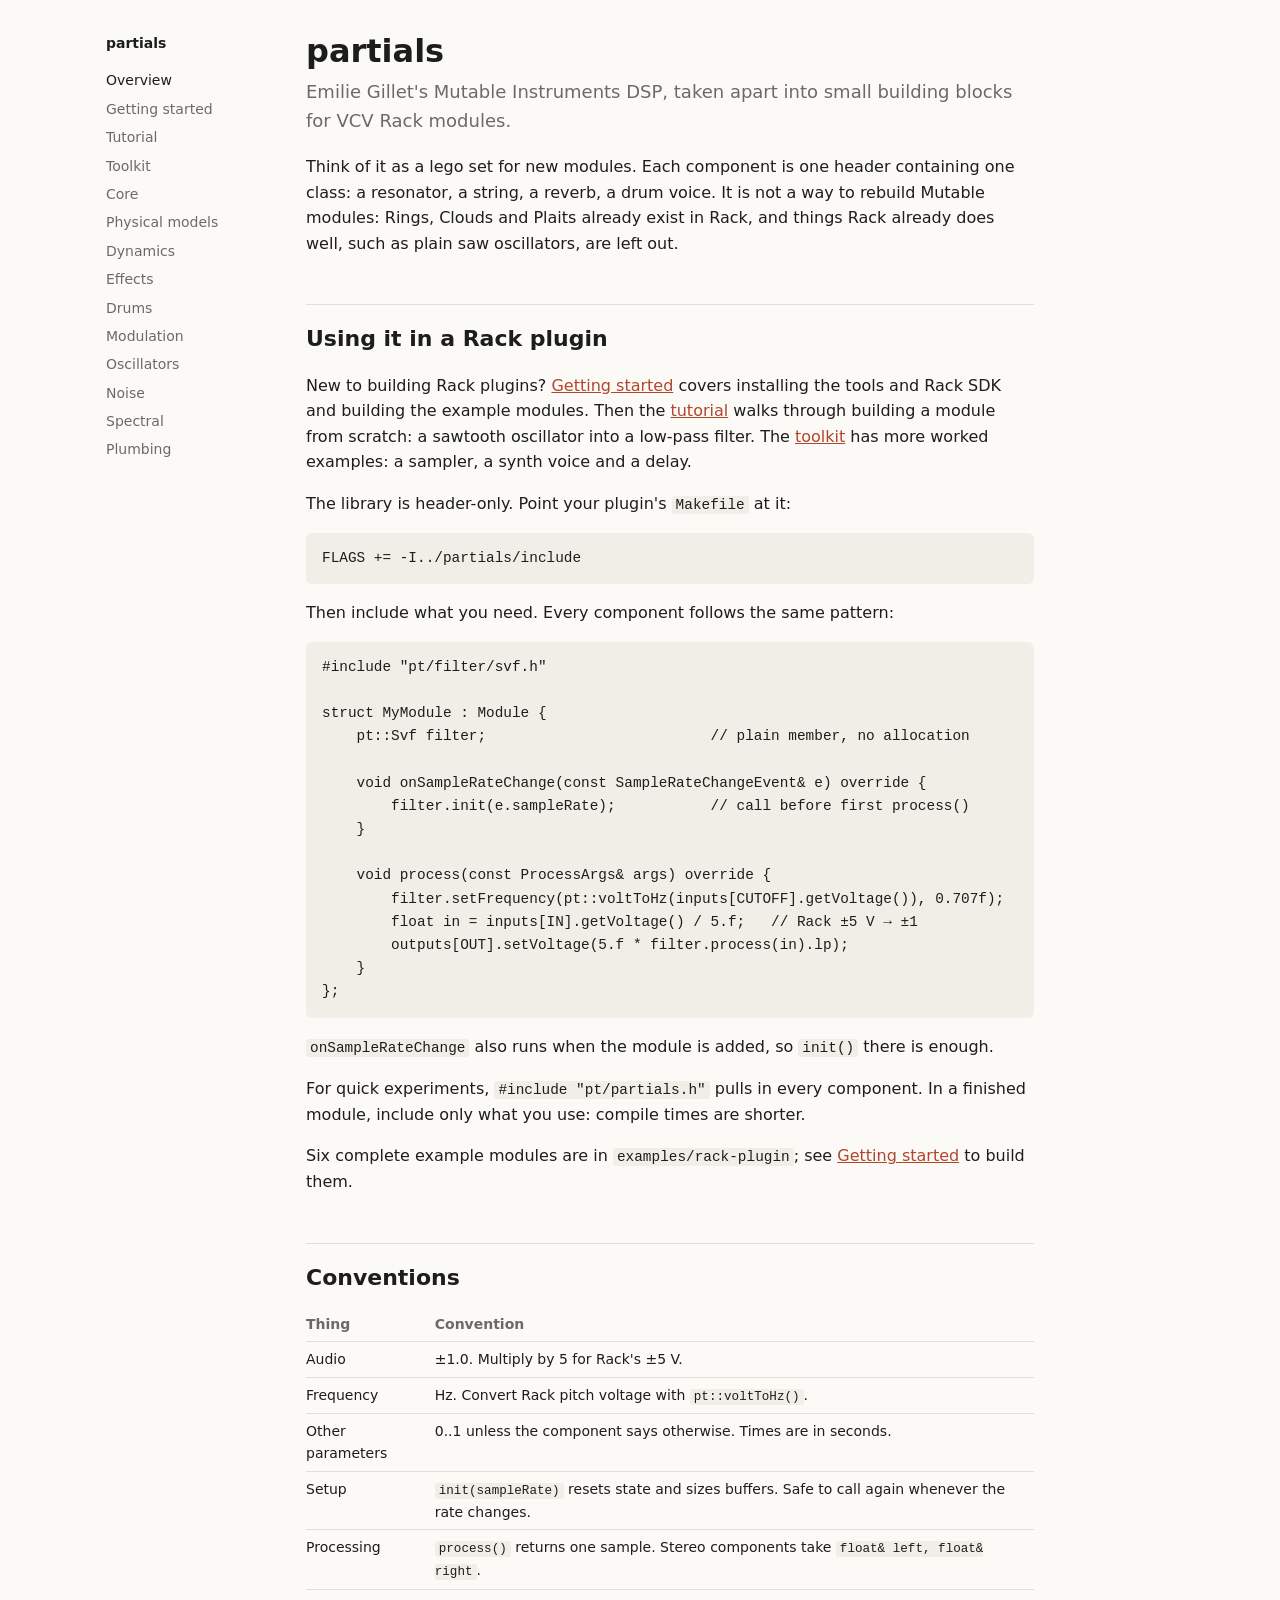
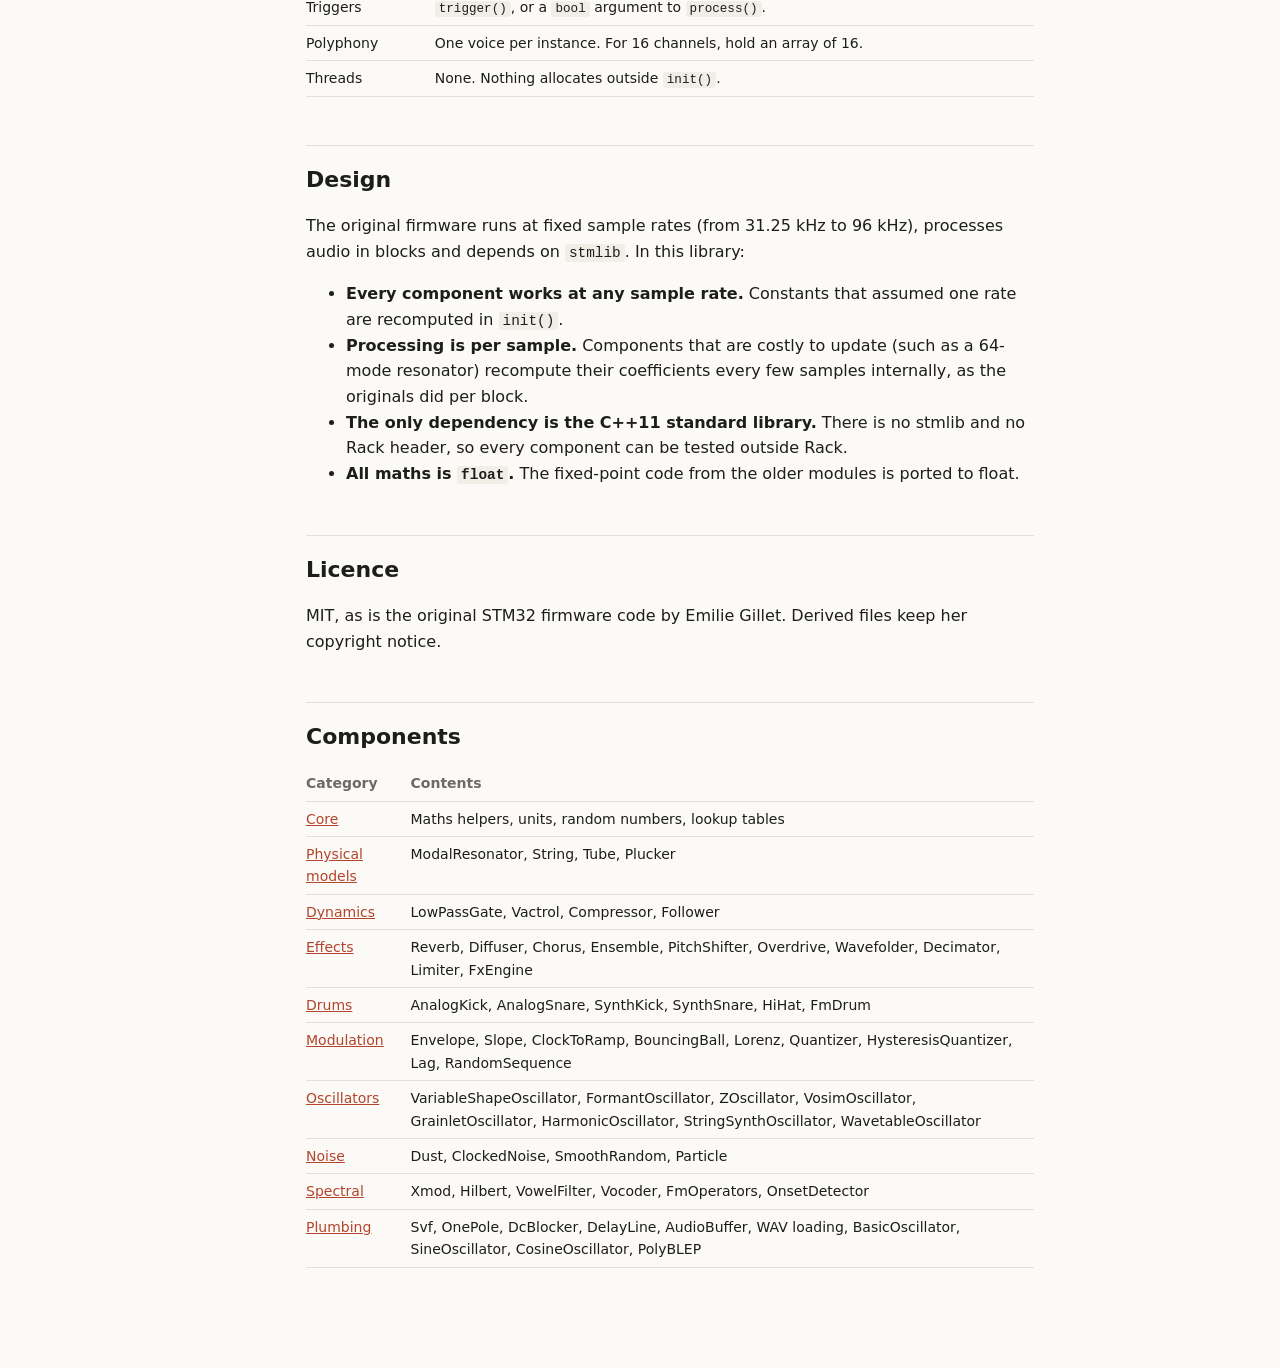
<file: docs/index.html>
<!doctype html>
<html lang="en">
<head>
<meta charset="utf-8">
<meta name="viewport" content="width=device-width, initial-scale=1">
<title>partials</title>
<link rel="stylesheet" href="style.css">
</head>
<body>
<div class="page">
<nav>
  <div class="title">partials</div>
  <a href="index.html" class="here">Overview</a>
  <a href="setup.html">Getting started</a>
  <a href="tutorial.html">Tutorial</a>
  <a href="toolkit.html">Toolkit</a>
  <a href="core.html">Core</a>
  <a href="physical.html">Physical models</a>
  <a href="dynamics.html">Dynamics</a>
  <a href="fx.html">Effects</a>
  <a href="drums.html">Drums</a>
  <a href="mod.html">Modulation</a>
  <a href="osc.html">Oscillators</a>
  <a href="noise.html">Noise</a>
  <a href="spectral.html">Spectral</a>
  <a href="plumbing.html">Plumbing</a>
</nav>
<main>

<h1>partials</h1>
<p class="lede">Emilie Gillet's Mutable Instruments DSP, taken apart into small building blocks for VCV Rack modules.</p>

<p>Think of it as a lego set for new modules. Each component is one header containing one class: a resonator, a string, a reverb, a drum voice. It is not a way to rebuild Mutable modules: Rings, Clouds and Plaits already exist in Rack, and things Rack already does well, such as plain saw oscillators, are left out.</p>

<h2>Using it in a Rack plugin</h2>
<p>New to building Rack plugins? <a href="setup.html">Getting started</a> covers installing the tools and Rack SDK and building the example modules. Then the <a href="tutorial.html">tutorial</a> walks through building a module from scratch: a sawtooth oscillator into a low-pass filter. The <a href="toolkit.html">toolkit</a> has more worked examples: a sampler, a synth voice and a delay.</p>
<p>The library is header-only. Point your plugin's <code>Makefile</code> at it:</p>
<pre><code>FLAGS += -I../partials/include</code></pre>
<p>Then include what you need. Every component follows the same pattern:</p>
<pre><code>#include "pt/filter/svf.h"

struct MyModule : Module {
    pt::Svf filter;                          // plain member, no allocation

    void onSampleRateChange(const SampleRateChangeEvent&amp; e) override {
        filter.init(e.sampleRate);           // call before first process()
    }

    void process(const ProcessArgs&amp; args) override {
        filter.setFrequency(pt::voltToHz(inputs[CUTOFF].getVoltage()), 0.707f);
        float in = inputs[IN].getVoltage() / 5.f;   // Rack ±5 V → ±1
        outputs[OUT].setVoltage(5.f * filter.process(in).lp);
    }
};</code></pre>
<p><code>onSampleRateChange</code> also runs when the module is added, so <code>init()</code> there is enough.</p>
<p>For quick experiments, <code>#include "pt/partials.h"</code> pulls in every component. In a finished module, include only what you use: compile times are shorter.</p>
<p>Six complete example modules are in <code>examples/rack-plugin</code>; see <a href="setup.html">Getting started</a> to build them.</p>

<h2>Conventions</h2>
<table>
<tr><th>Thing</th><th>Convention</th></tr>
<tr><td>Audio</td><td>±1.0. Multiply by 5 for Rack's ±5 V.</td></tr>
<tr><td>Frequency</td><td>Hz. Convert Rack pitch voltage with <code>pt::voltToHz()</code>.</td></tr>
<tr><td>Other parameters</td><td>0..1 unless the component says otherwise. Times are in seconds.</td></tr>
<tr><td>Setup</td><td><code>init(sampleRate)</code> resets state and sizes buffers. Safe to call again whenever the rate changes.</td></tr>
<tr><td>Processing</td><td><code>process()</code> returns one sample. Stereo components take <code>float&amp; left, float&amp; right</code>.</td></tr>
<tr><td>Triggers</td><td><code>trigger()</code>, or a <code>bool</code> argument to <code>process()</code>.</td></tr>
<tr><td>Polyphony</td><td>One voice per instance. For 16 channels, hold an array of 16.</td></tr>
<tr><td>Threads</td><td>None. Nothing allocates outside <code>init()</code>.</td></tr>
</table>

<h2>Design</h2>
<p>The original firmware runs at fixed sample rates (from 31.25 kHz to 96 kHz), processes audio in blocks and depends on <code>stmlib</code>. In this library:</p>
<ul>
  <li><strong>Every component works at any sample rate.</strong> Constants that assumed one rate are recomputed in <code>init()</code>.</li>
  <li><strong>Processing is per sample.</strong> Components that are costly to update (such as a 64-mode resonator) recompute their coefficients every few samples internally, as the originals did per block.</li>
  <li><strong>The only dependency is the C++11 standard library.</strong> There is no stmlib and no Rack header, so every component can be tested outside Rack.</li>
  <li><strong>All maths is <code>float</code>.</strong> The fixed-point code from the older modules is ported to float.</li>
</ul>

<h2>Licence</h2>
<p>MIT, as is the original STM32 firmware code by Emilie Gillet. Derived files keep her copyright notice.</p>

<h2>Components</h2>
<table>
<tr><th>Category</th><th>Contents</th></tr>
<tr><td><a href="core.html">Core</a></td><td>Maths helpers, units, random numbers, lookup tables</td></tr>
<tr><td><a href="physical.html">Physical models</a></td><td>ModalResonator, String, Tube, Plucker</td></tr>
<tr><td><a href="dynamics.html">Dynamics</a></td><td>LowPassGate, Vactrol, Compressor, Follower</td></tr>
<tr><td><a href="fx.html">Effects</a></td><td>Reverb, Diffuser, Chorus, Ensemble, PitchShifter, Overdrive, Wavefolder, Decimator, Limiter, FxEngine</td></tr>
<tr><td><a href="drums.html">Drums</a></td><td>AnalogKick, AnalogSnare, SynthKick, SynthSnare, HiHat, FmDrum</td></tr>
<tr><td><a href="mod.html">Modulation</a></td><td>Envelope, Slope, ClockToRamp, BouncingBall, Lorenz, Quantizer, HysteresisQuantizer, Lag, RandomSequence</td></tr>
<tr><td><a href="osc.html">Oscillators</a></td><td>VariableShapeOscillator, FormantOscillator, ZOscillator, VosimOscillator, GrainletOscillator, HarmonicOscillator, StringSynthOscillator, WavetableOscillator</td></tr>
<tr><td><a href="noise.html">Noise</a></td><td>Dust, ClockedNoise, SmoothRandom, Particle</td></tr>
<tr><td><a href="spectral.html">Spectral</a></td><td>Xmod, Hilbert, VowelFilter, Vocoder, FmOperators, OnsetDetector</td></tr>
<tr><td><a href="plumbing.html">Plumbing</a></td><td>Svf, OnePole, DcBlocker, DelayLine, AudioBuffer, WAV loading, BasicOscillator, SineOscillator, CosineOscillator, PolyBLEP</td></tr>
</table>

</main>
</div>
</body>
</html>
</file>
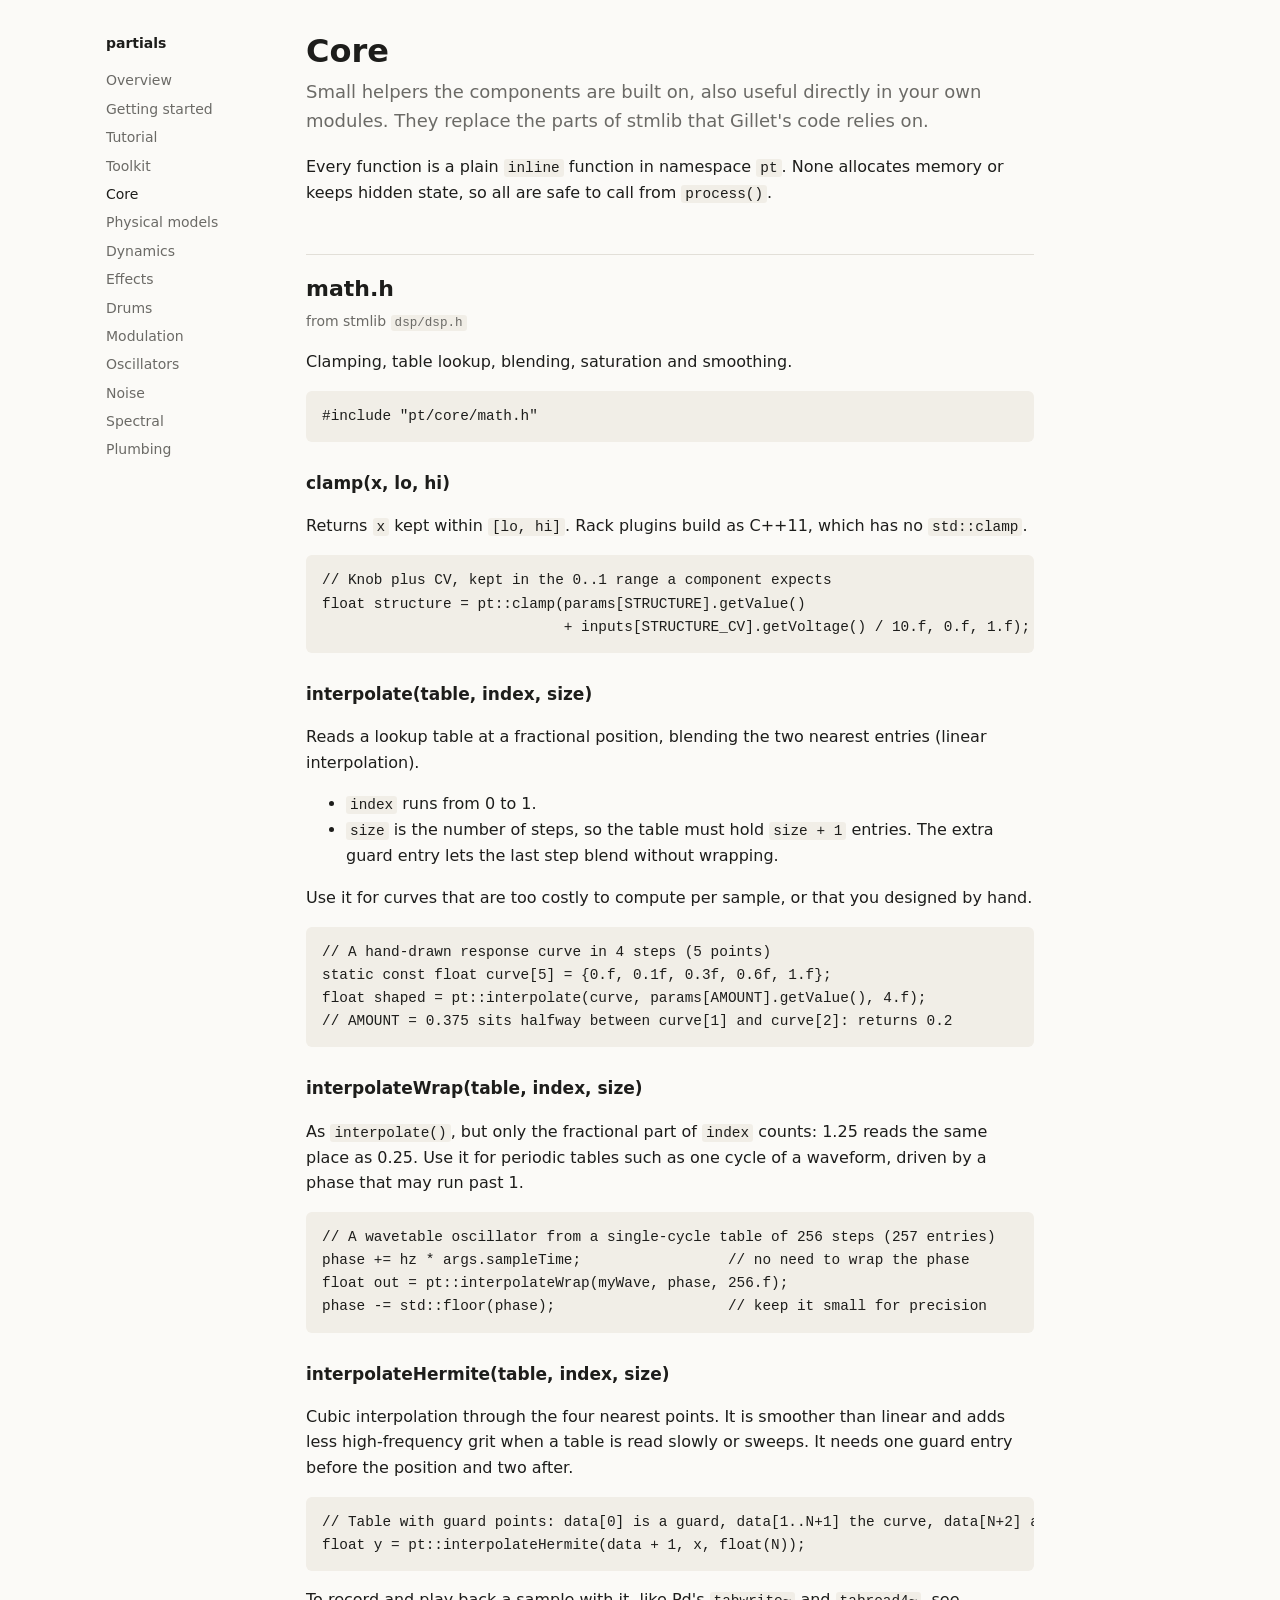
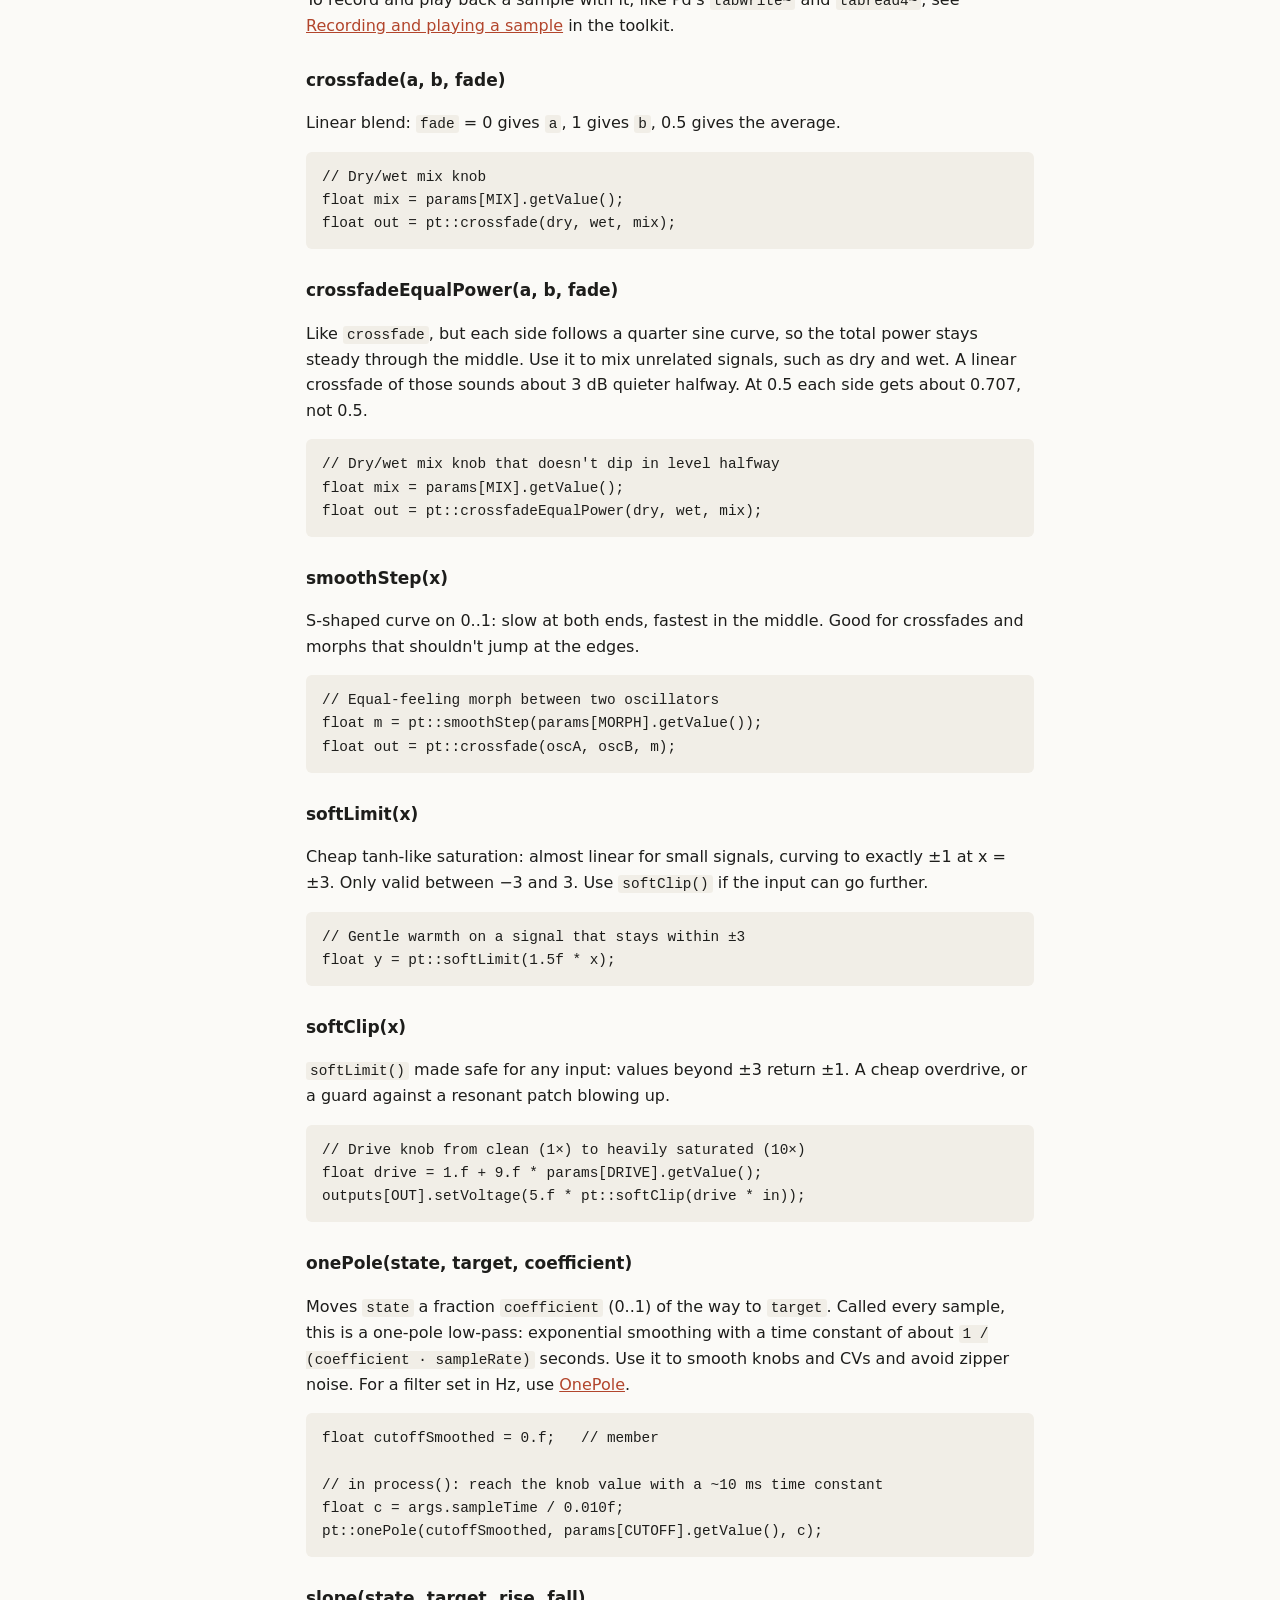
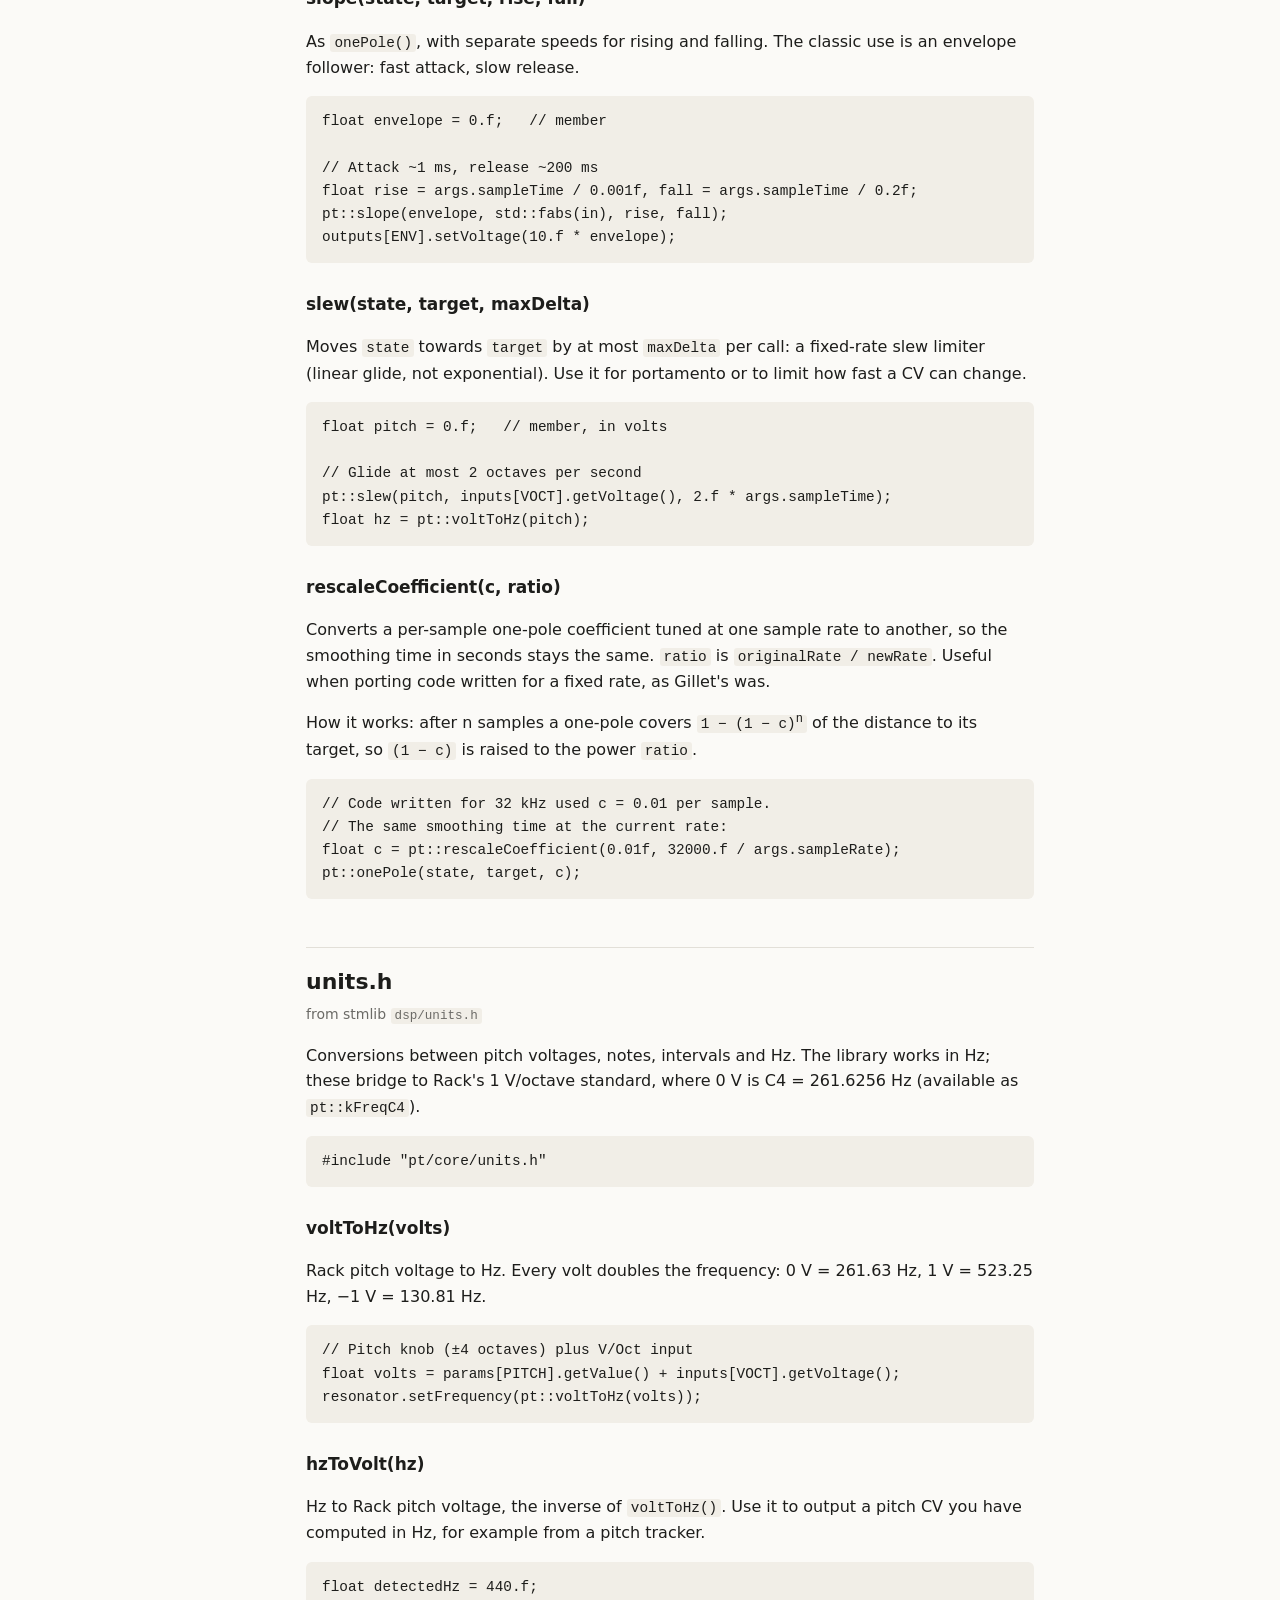
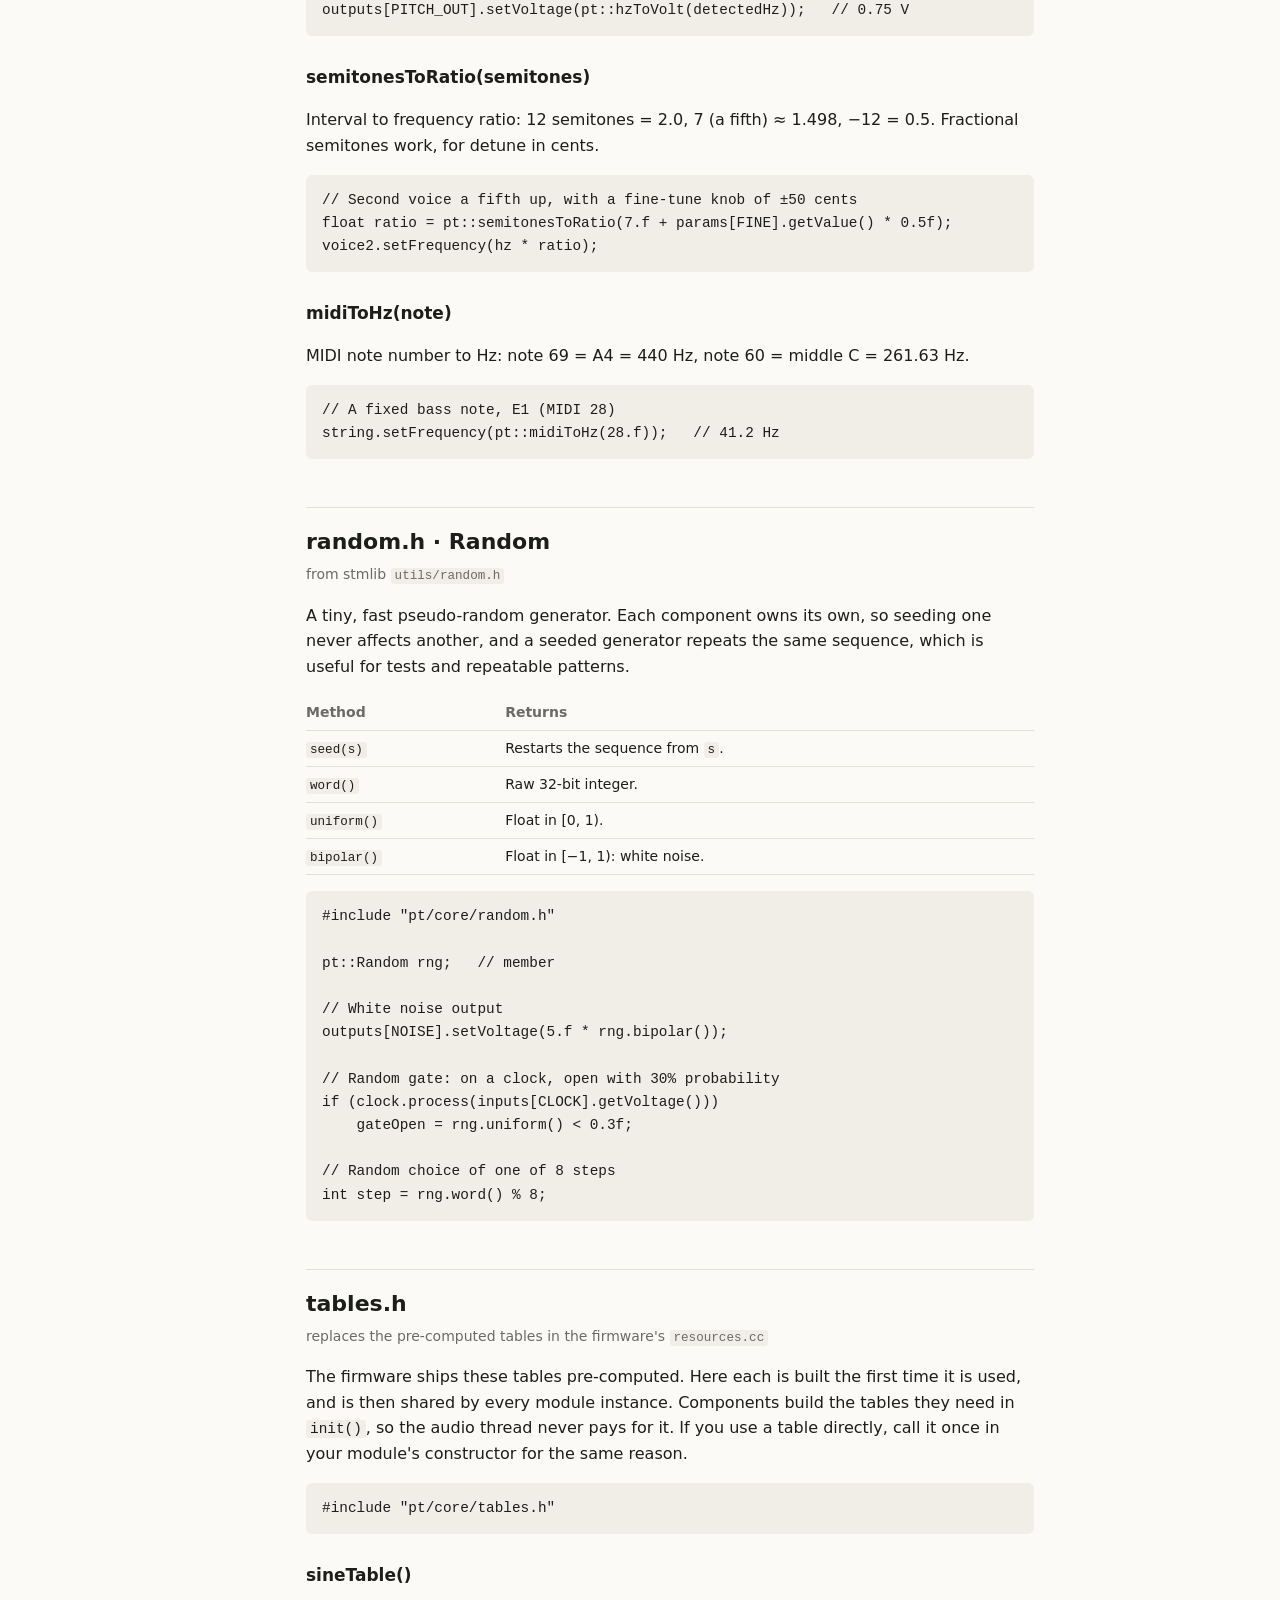
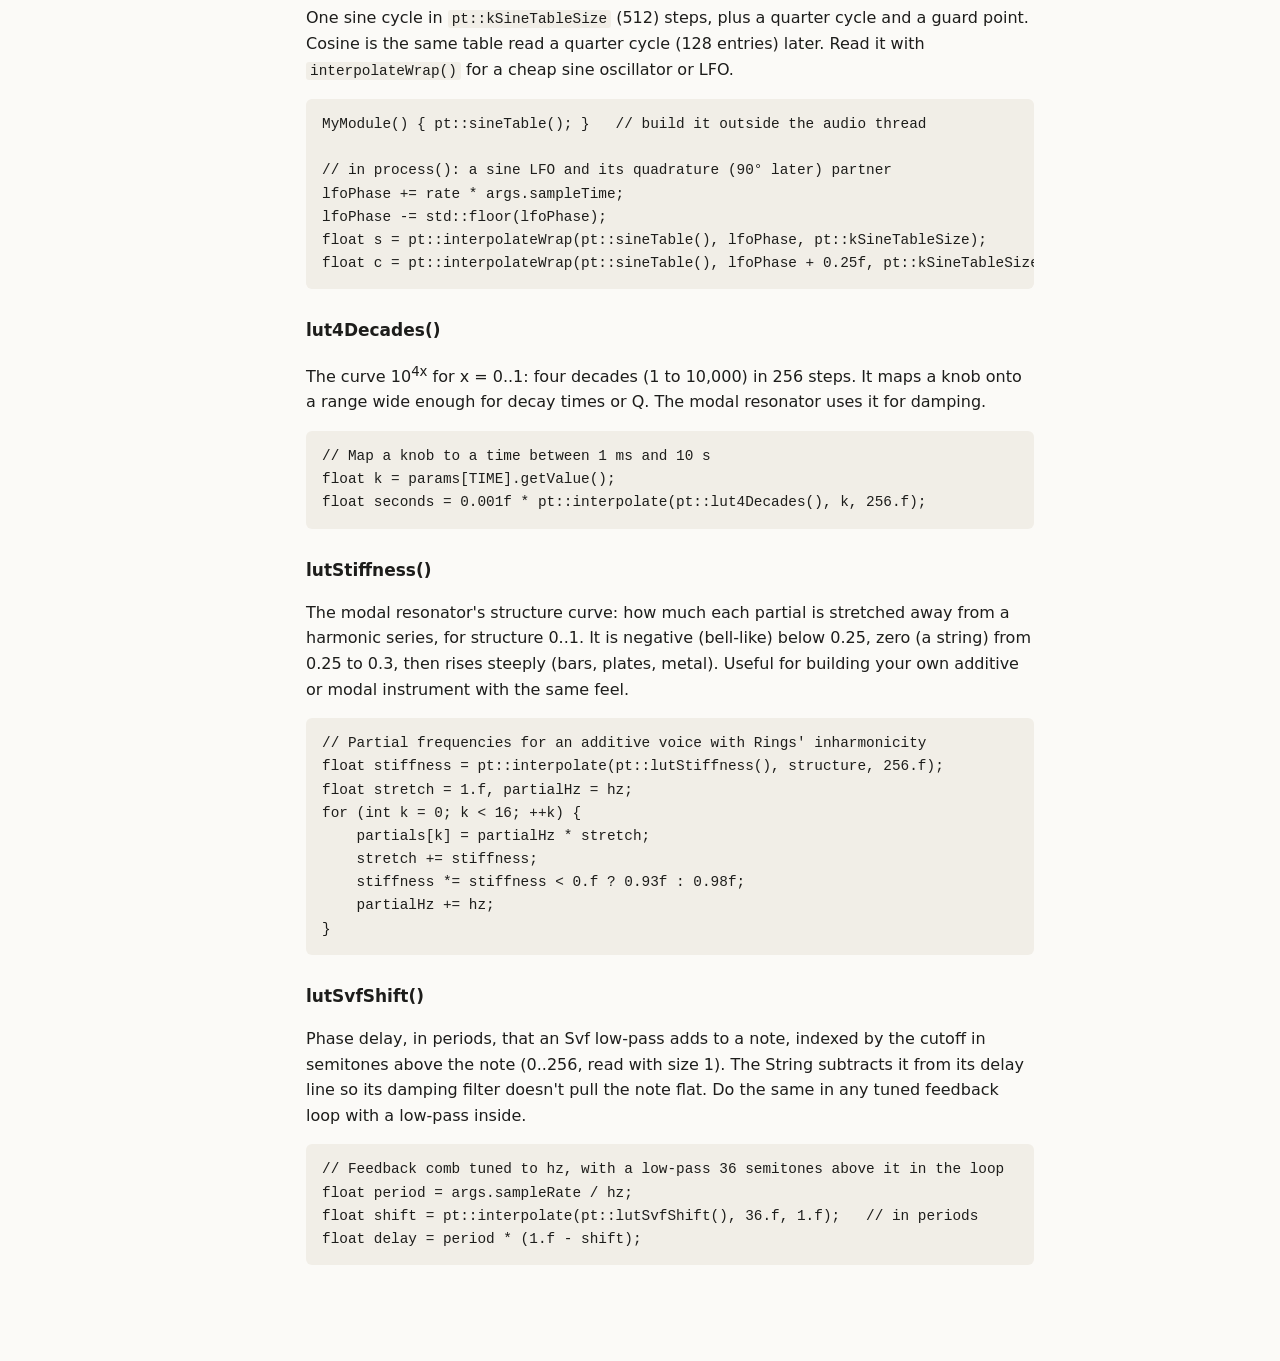
<file: docs/core.html>
<!doctype html>
<html lang="en">
<head>
<meta charset="utf-8">
<meta name="viewport" content="width=device-width, initial-scale=1">
<title>Core · partials</title>
<link rel="stylesheet" href="style.css">
</head>
<body>
<div class="page">
<nav>
  <div class="title">partials</div>
  <a href="index.html">Overview</a>
  <a href="setup.html">Getting started</a>
  <a href="tutorial.html">Tutorial</a>
  <a href="toolkit.html">Toolkit</a>
  <a href="core.html" class="here">Core</a>
  <a href="physical.html">Physical models</a>
  <a href="dynamics.html">Dynamics</a>
  <a href="fx.html">Effects</a>
  <a href="drums.html">Drums</a>
  <a href="mod.html">Modulation</a>
  <a href="osc.html">Oscillators</a>
  <a href="noise.html">Noise</a>
  <a href="spectral.html">Spectral</a>
  <a href="plumbing.html">Plumbing</a>
</nav>
<main>

<h1>Core</h1>
<p class="lede">Small helpers the components are built on, also useful directly in your own modules. They replace the parts of stmlib that Gillet's code relies on.</p>
<p>Every function is a plain <code>inline</code> function in namespace <code>pt</code>. None allocates memory or keeps hidden state, so all are safe to call from <code>process()</code>.</p>

<!-- ===================================================================== -->
<h2 id="core-math">math.h</h2>
<p class="origin">from stmlib <code>dsp/dsp.h</code></p>
<p>Clamping, table lookup, blending, saturation and smoothing.</p>
<pre><code>#include "pt/core/math.h"</code></pre>

<h3 id="core-math-clamp">clamp(x, lo, hi)</h3>
<p>Returns <code>x</code> kept within <code>[lo, hi]</code>. Rack plugins build as C++11, which has no <code>std::clamp</code>.</p>
<pre><code>// Knob plus CV, kept in the 0..1 range a component expects
float structure = pt::clamp(params[STRUCTURE].getValue()
                            + inputs[STRUCTURE_CV].getVoltage() / 10.f, 0.f, 1.f);</code></pre>

<h3 id="core-math-interpolate">interpolate(table, index, size)</h3>
<p>Reads a lookup table at a fractional position, blending the two nearest entries (linear interpolation).</p>
<ul>
  <li><code>index</code> runs from 0 to 1.</li>
  <li><code>size</code> is the number of steps, so the table must hold <code>size + 1</code> entries. The extra guard entry lets the last step blend without wrapping.</li>
</ul>
<p>Use it for curves that are too costly to compute per sample, or that you designed by hand.</p>
<pre><code>// A hand-drawn response curve in 4 steps (5 points)
static const float curve[5] = {0.f, 0.1f, 0.3f, 0.6f, 1.f};
float shaped = pt::interpolate(curve, params[AMOUNT].getValue(), 4.f);
// AMOUNT = 0.375 sits halfway between curve[1] and curve[2]: returns 0.2</code></pre>

<h3 id="core-math-interpolateWrap">interpolateWrap(table, index, size)</h3>
<p>As <code>interpolate()</code>, but only the fractional part of <code>index</code> counts: 1.25 reads the same place as 0.25. Use it for periodic tables such as one cycle of a waveform, driven by a phase that may run past 1.</p>
<pre><code>// A wavetable oscillator from a single-cycle table of 256 steps (257 entries)
phase += hz * args.sampleTime;                 // no need to wrap the phase
float out = pt::interpolateWrap(myWave, phase, 256.f);
phase -= std::floor(phase);                    // keep it small for precision</code></pre>

<h3 id="core-math-interpolateHermite">interpolateHermite(table, index, size)</h3>
<p>Cubic interpolation through the four nearest points. It is smoother than linear and adds less high-frequency grit when a table is read slowly or sweeps. It needs one guard entry before the position and two after.</p>
<pre><code>// Table with guard points: data[0] is a guard, data[1..N+1] the curve, data[N+2] a guard
float y = pt::interpolateHermite(data + 1, x, float(N));</code></pre>
<p>To record and play back a sample with it, like Pd's <code>tabwrite~</code> and <code>tabread4~</code>, see <a href="toolkit.html#toolkit-sampler">Recording and playing a sample</a> in the toolkit.</p>

<h3 id="core-math-crossfade">crossfade(a, b, fade)</h3>
<p>Linear blend: <code>fade</code> = 0 gives <code>a</code>, 1 gives <code>b</code>, 0.5 gives the average.</p>
<pre><code>// Dry/wet mix knob
float mix = params[MIX].getValue();
float out = pt::crossfade(dry, wet, mix);</code></pre>

<h3 id="core-math-crossfadeEqualPower">crossfadeEqualPower(a, b, fade)</h3>
<p>Like <code>crossfade</code>, but each side follows a quarter sine curve, so the total power stays steady through the middle. Use it to mix unrelated signals, such as dry and wet. A linear crossfade of those sounds about 3 dB quieter halfway. At 0.5 each side gets about 0.707, not 0.5.</p>
<pre><code>// Dry/wet mix knob that doesn't dip in level halfway
float mix = params[MIX].getValue();
float out = pt::crossfadeEqualPower(dry, wet, mix);</code></pre>

<h3 id="core-math-smoothStep">smoothStep(x)</h3>
<p>S-shaped curve on 0..1: slow at both ends, fastest in the middle. Good for crossfades and morphs that shouldn't jump at the edges.</p>
<pre><code>// Equal-feeling morph between two oscillators
float m = pt::smoothStep(params[MORPH].getValue());
float out = pt::crossfade(oscA, oscB, m);</code></pre>

<h3 id="core-math-softLimit">softLimit(x)</h3>
<p>Cheap tanh-like saturation: almost linear for small signals, curving to exactly ±1 at x = ±3. Only valid between −3 and 3. Use <code>softClip()</code> if the input can go further.</p>
<pre><code>// Gentle warmth on a signal that stays within ±3
float y = pt::softLimit(1.5f * x);</code></pre>

<h3 id="core-math-softClip">softClip(x)</h3>
<p><code>softLimit()</code> made safe for any input: values beyond ±3 return ±1. A cheap overdrive, or a guard against a resonant patch blowing up.</p>
<pre><code>// Drive knob from clean (1×) to heavily saturated (10×)
float drive = 1.f + 9.f * params[DRIVE].getValue();
outputs[OUT].setVoltage(5.f * pt::softClip(drive * in));</code></pre>

<h3 id="core-math-onePole">onePole(state, target, coefficient)</h3>
<p>Moves <code>state</code> a fraction <code>coefficient</code> (0..1) of the way to <code>target</code>. Called every sample, this is a one-pole low-pass: exponential smoothing with a time constant of about <code>1 / (coefficient · sampleRate)</code> seconds. Use it to smooth knobs and CVs and avoid zipper noise. For a filter set in Hz, use <a href="plumbing.html#filter-one_pole">OnePole</a>.</p>
<pre><code>float cutoffSmoothed = 0.f;   // member

// in process(): reach the knob value with a ~10 ms time constant
float c = args.sampleTime / 0.010f;
pt::onePole(cutoffSmoothed, params[CUTOFF].getValue(), c);</code></pre>

<h3 id="core-math-slope">slope(state, target, rise, fall)</h3>
<p>As <code>onePole()</code>, with separate speeds for rising and falling. The classic use is an envelope follower: fast attack, slow release.</p>
<pre><code>float envelope = 0.f;   // member

// Attack ~1 ms, release ~200 ms
float rise = args.sampleTime / 0.001f, fall = args.sampleTime / 0.2f;
pt::slope(envelope, std::fabs(in), rise, fall);
outputs[ENV].setVoltage(10.f * envelope);</code></pre>

<h3 id="core-math-slew">slew(state, target, maxDelta)</h3>
<p>Moves <code>state</code> towards <code>target</code> by at most <code>maxDelta</code> per call: a fixed-rate slew limiter (linear glide, not exponential). Use it for portamento or to limit how fast a CV can change.</p>
<pre><code>float pitch = 0.f;   // member, in volts

// Glide at most 2 octaves per second
pt::slew(pitch, inputs[VOCT].getVoltage(), 2.f * args.sampleTime);
float hz = pt::voltToHz(pitch);</code></pre>

<h3 id="core-math-rescaleCoefficient">rescaleCoefficient(c, ratio)</h3>
<p>Converts a per-sample one-pole coefficient tuned at one sample rate to another, so the smoothing time in seconds stays the same. <code>ratio</code> is <code>originalRate / newRate</code>. Useful when porting code written for a fixed rate, as Gillet's was.</p>
<p>How it works: after n samples a one-pole covers <code>1 − (1 − c)<sup>n</sup></code> of the distance to its target, so <code>(1 − c)</code> is raised to the power <code>ratio</code>.</p>
<pre><code>// Code written for 32 kHz used c = 0.01 per sample.
// The same smoothing time at the current rate:
float c = pt::rescaleCoefficient(0.01f, 32000.f / args.sampleRate);
pt::onePole(state, target, c);</code></pre>

<!-- ===================================================================== -->
<h2 id="core-units">units.h</h2>
<p class="origin">from stmlib <code>dsp/units.h</code></p>
<p>Conversions between pitch voltages, notes, intervals and Hz. The library works in Hz; these bridge to Rack's 1 V/octave standard, where 0 V is C4 = 261.6256 Hz (available as <code>pt::kFreqC4</code>).</p>
<pre><code>#include "pt/core/units.h"</code></pre>

<h3 id="core-units-voltToHz">voltToHz(volts)</h3>
<p>Rack pitch voltage to Hz. Every volt doubles the frequency: 0 V = 261.63 Hz, 1 V = 523.25 Hz, −1 V = 130.81 Hz.</p>
<pre><code>// Pitch knob (±4 octaves) plus V/Oct input
float volts = params[PITCH].getValue() + inputs[VOCT].getVoltage();
resonator.setFrequency(pt::voltToHz(volts));</code></pre>

<h3 id="core-units-hzToVolt">hzToVolt(hz)</h3>
<p>Hz to Rack pitch voltage, the inverse of <code>voltToHz()</code>. Use it to output a pitch CV you have computed in Hz, for example from a pitch tracker.</p>
<pre><code>float detectedHz = 440.f;
outputs[PITCH_OUT].setVoltage(pt::hzToVolt(detectedHz));   // 0.75 V</code></pre>

<h3 id="core-units-semitonesToRatio">semitonesToRatio(semitones)</h3>
<p>Interval to frequency ratio: 12 semitones = 2.0, 7 (a fifth) ≈ 1.498, −12 = 0.5. Fractional semitones work, for detune in cents.</p>
<pre><code>// Second voice a fifth up, with a fine-tune knob of ±50 cents
float ratio = pt::semitonesToRatio(7.f + params[FINE].getValue() * 0.5f);
voice2.setFrequency(hz * ratio);</code></pre>

<h3 id="core-units-midiToHz">midiToHz(note)</h3>
<p>MIDI note number to Hz: note 69 = A4 = 440 Hz, note 60 = middle C = 261.63 Hz.</p>
<pre><code>// A fixed bass note, E1 (MIDI 28)
string.setFrequency(pt::midiToHz(28.f));   // 41.2 Hz</code></pre>

<!-- ===================================================================== -->
<h2 id="core-random">random.h · Random</h2>
<p class="origin">from stmlib <code>utils/random.h</code></p>
<p>A tiny, fast pseudo-random generator. Each component owns its own, so seeding one never affects another, and a seeded generator repeats the same sequence, which is useful for tests and repeatable patterns.</p>
<table>
<tr><th>Method</th><th>Returns</th></tr>
<tr><td><code>seed(s)</code></td><td>Restarts the sequence from <code>s</code>.</td></tr>
<tr><td><code>word()</code></td><td>Raw 32-bit integer.</td></tr>
<tr><td><code>uniform()</code></td><td>Float in [0, 1).</td></tr>
<tr><td><code>bipolar()</code></td><td>Float in [−1, 1): white noise.</td></tr>
</table>
<pre><code>#include "pt/core/random.h"

pt::Random rng;   // member

// White noise output
outputs[NOISE].setVoltage(5.f * rng.bipolar());

// Random gate: on a clock, open with 30% probability
if (clock.process(inputs[CLOCK].getVoltage()))
    gateOpen = rng.uniform() &lt; 0.3f;

// Random choice of one of 8 steps
int step = rng.word() % 8;</code></pre>

<!-- ===================================================================== -->
<h2 id="core-tables">tables.h</h2>
<p class="origin">replaces the pre-computed tables in the firmware's <code>resources.cc</code></p>
<p>The firmware ships these tables pre-computed. Here each is built the first time it is used, and is then shared by every module instance. Components build the tables they need in <code>init()</code>, so the audio thread never pays for it. If you use a table directly, call it once in your module's constructor for the same reason.</p>
<pre><code>#include "pt/core/tables.h"</code></pre>

<h3 id="core-tables-sineTable">sineTable()</h3>
<p>One sine cycle in <code>pt::kSineTableSize</code> (512) steps, plus a quarter cycle and a guard point. Cosine is the same table read a quarter cycle (128 entries) later. Read it with <code>interpolateWrap()</code> for a cheap sine oscillator or LFO.</p>
<pre><code>MyModule() { pt::sineTable(); }   // build it outside the audio thread

// in process(): a sine LFO and its quadrature (90° later) partner
lfoPhase += rate * args.sampleTime;
lfoPhase -= std::floor(lfoPhase);
float s = pt::interpolateWrap(pt::sineTable(), lfoPhase, pt::kSineTableSize);
float c = pt::interpolateWrap(pt::sineTable(), lfoPhase + 0.25f, pt::kSineTableSize);</code></pre>

<h3 id="core-tables-lut4Decades">lut4Decades()</h3>
<p>The curve 10<sup>4x</sup> for x = 0..1: four decades (1 to 10,000) in 256 steps. It maps a knob onto a range wide enough for decay times or Q. The modal resonator uses it for damping.</p>
<pre><code>// Map a knob to a time between 1 ms and 10 s
float k = params[TIME].getValue();
float seconds = 0.001f * pt::interpolate(pt::lut4Decades(), k, 256.f);</code></pre>

<h3 id="core-tables-lutStiffness">lutStiffness()</h3>
<p>The modal resonator's structure curve: how much each partial is stretched away from a harmonic series, for structure 0..1. It is negative (bell-like) below 0.25, zero (a string) from 0.25 to 0.3, then rises steeply (bars, plates, metal). Useful for building your own additive or modal instrument with the same feel.</p>
<pre><code>// Partial frequencies for an additive voice with Rings' inharmonicity
float stiffness = pt::interpolate(pt::lutStiffness(), structure, 256.f);
float stretch = 1.f, partialHz = hz;
for (int k = 0; k &lt; 16; ++k) {
    partials[k] = partialHz * stretch;
    stretch += stiffness;
    stiffness *= stiffness &lt; 0.f ? 0.93f : 0.98f;
    partialHz += hz;
}</code></pre>

<h3 id="core-tables-lutSvfShift">lutSvfShift()</h3>
<p>Phase delay, in periods, that an Svf low-pass adds to a note, indexed by the cutoff in semitones above the note (0..256, read with size 1). The String subtracts it from its delay line so its damping filter doesn't pull the note flat. Do the same in any tuned feedback loop with a low-pass inside.</p>
<pre><code>// Feedback comb tuned to hz, with a low-pass 36 semitones above it in the loop
float period = args.sampleRate / hz;
float shift = pt::interpolate(pt::lutSvfShift(), 36.f, 1.f);   // in periods
float delay = period * (1.f - shift);</code></pre>

</main>
</div>
</body>
</html>
</file>
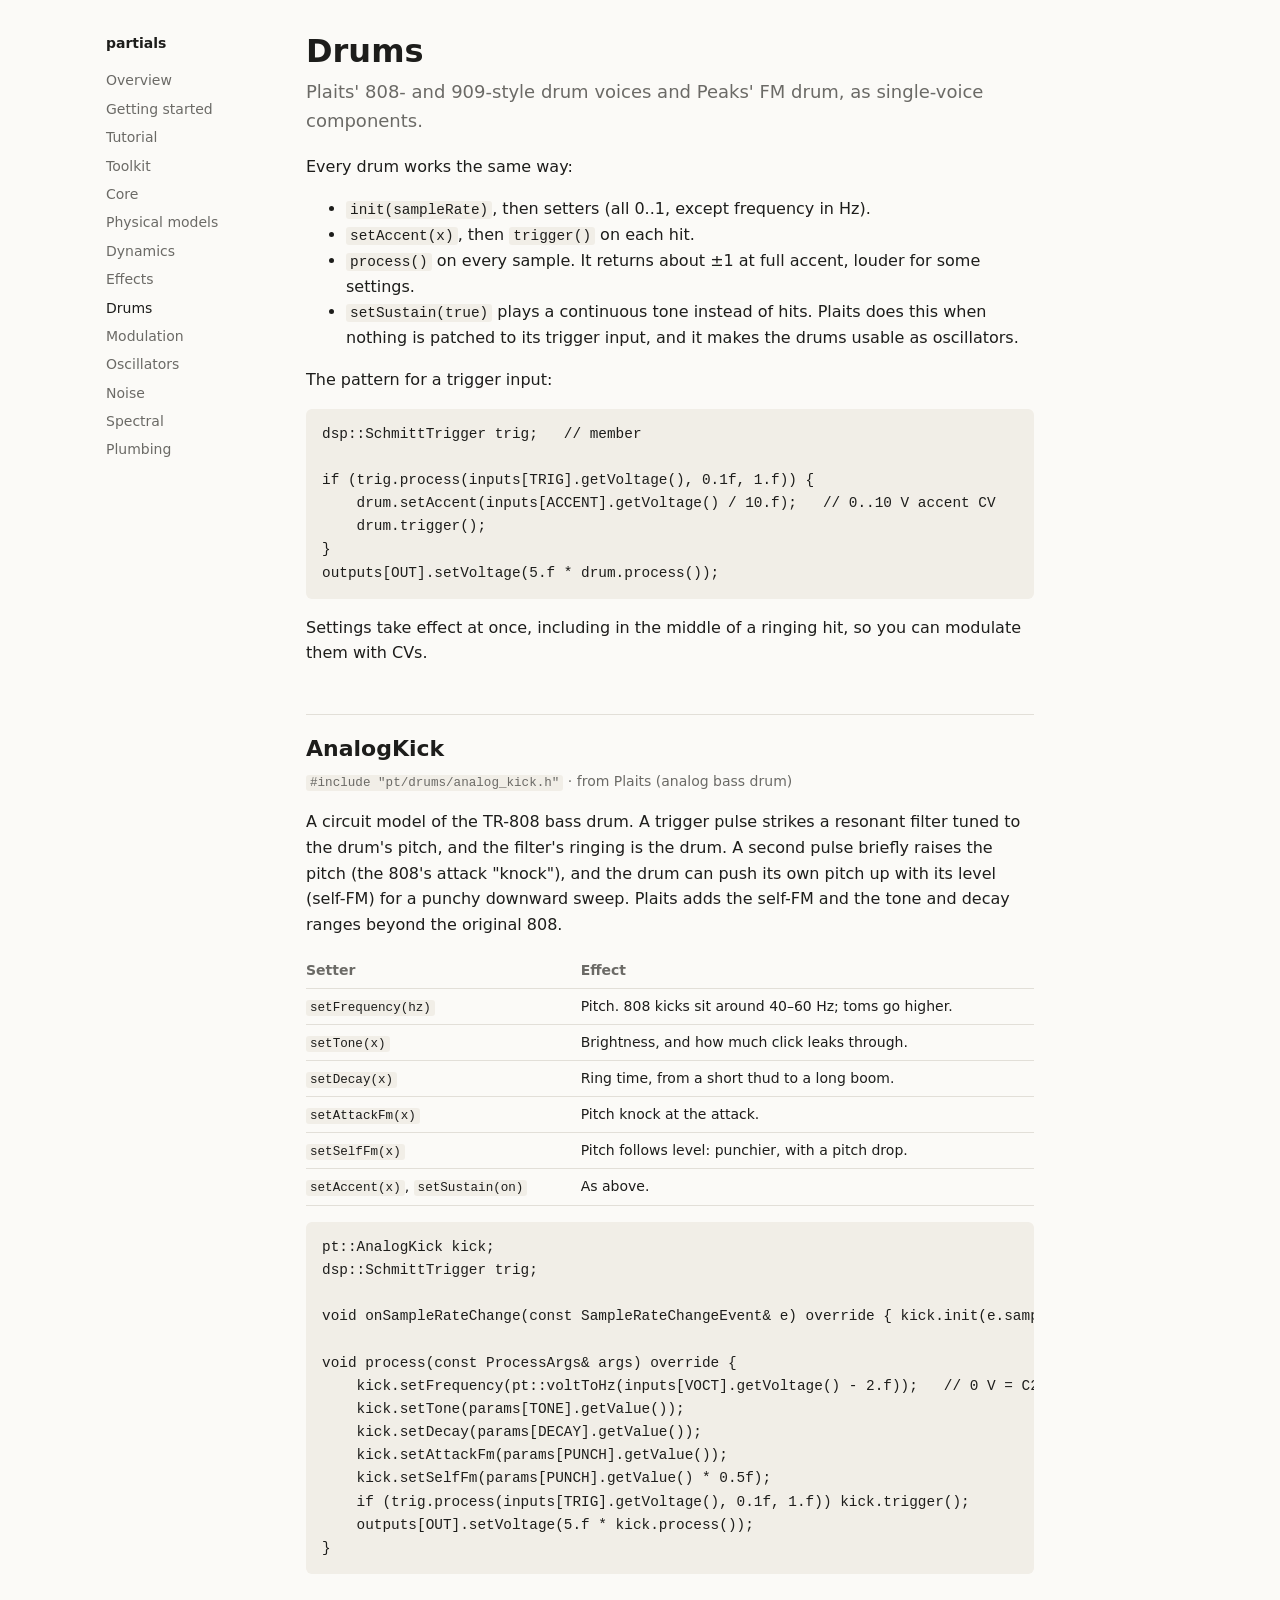
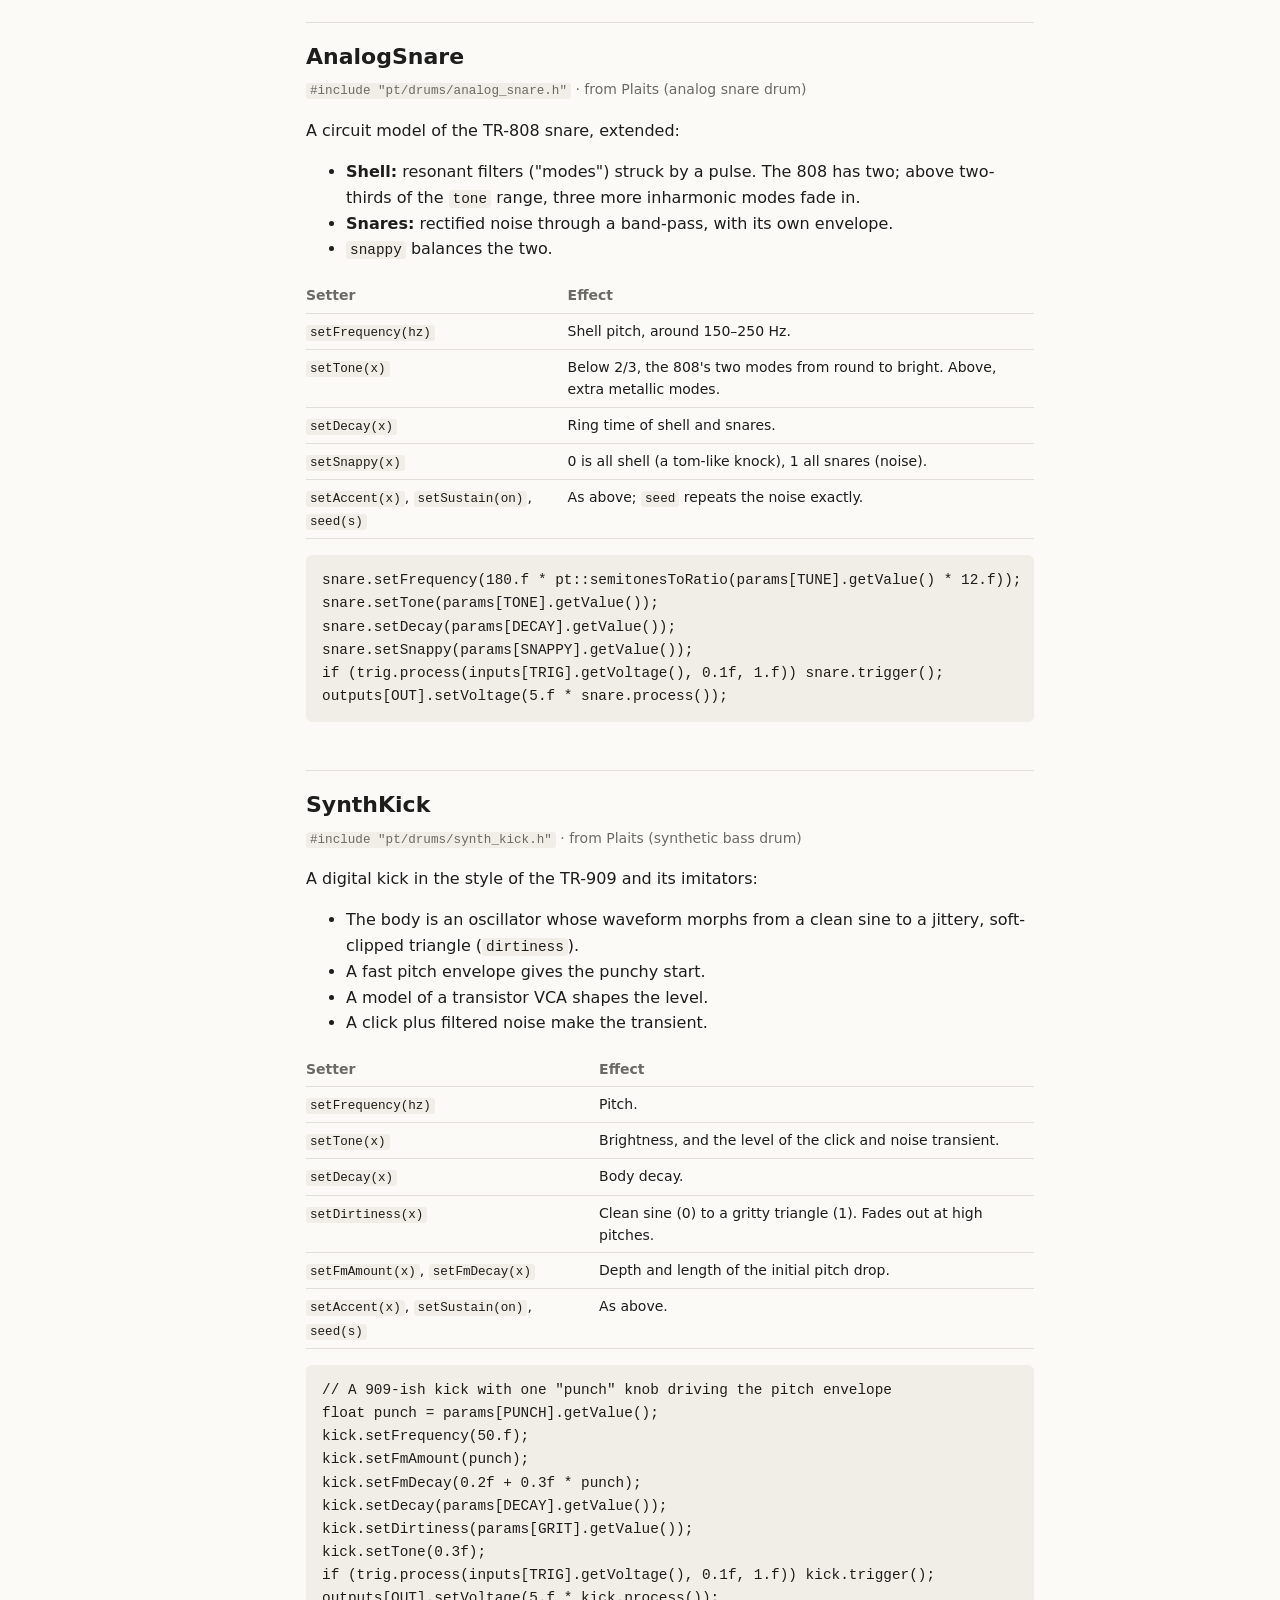
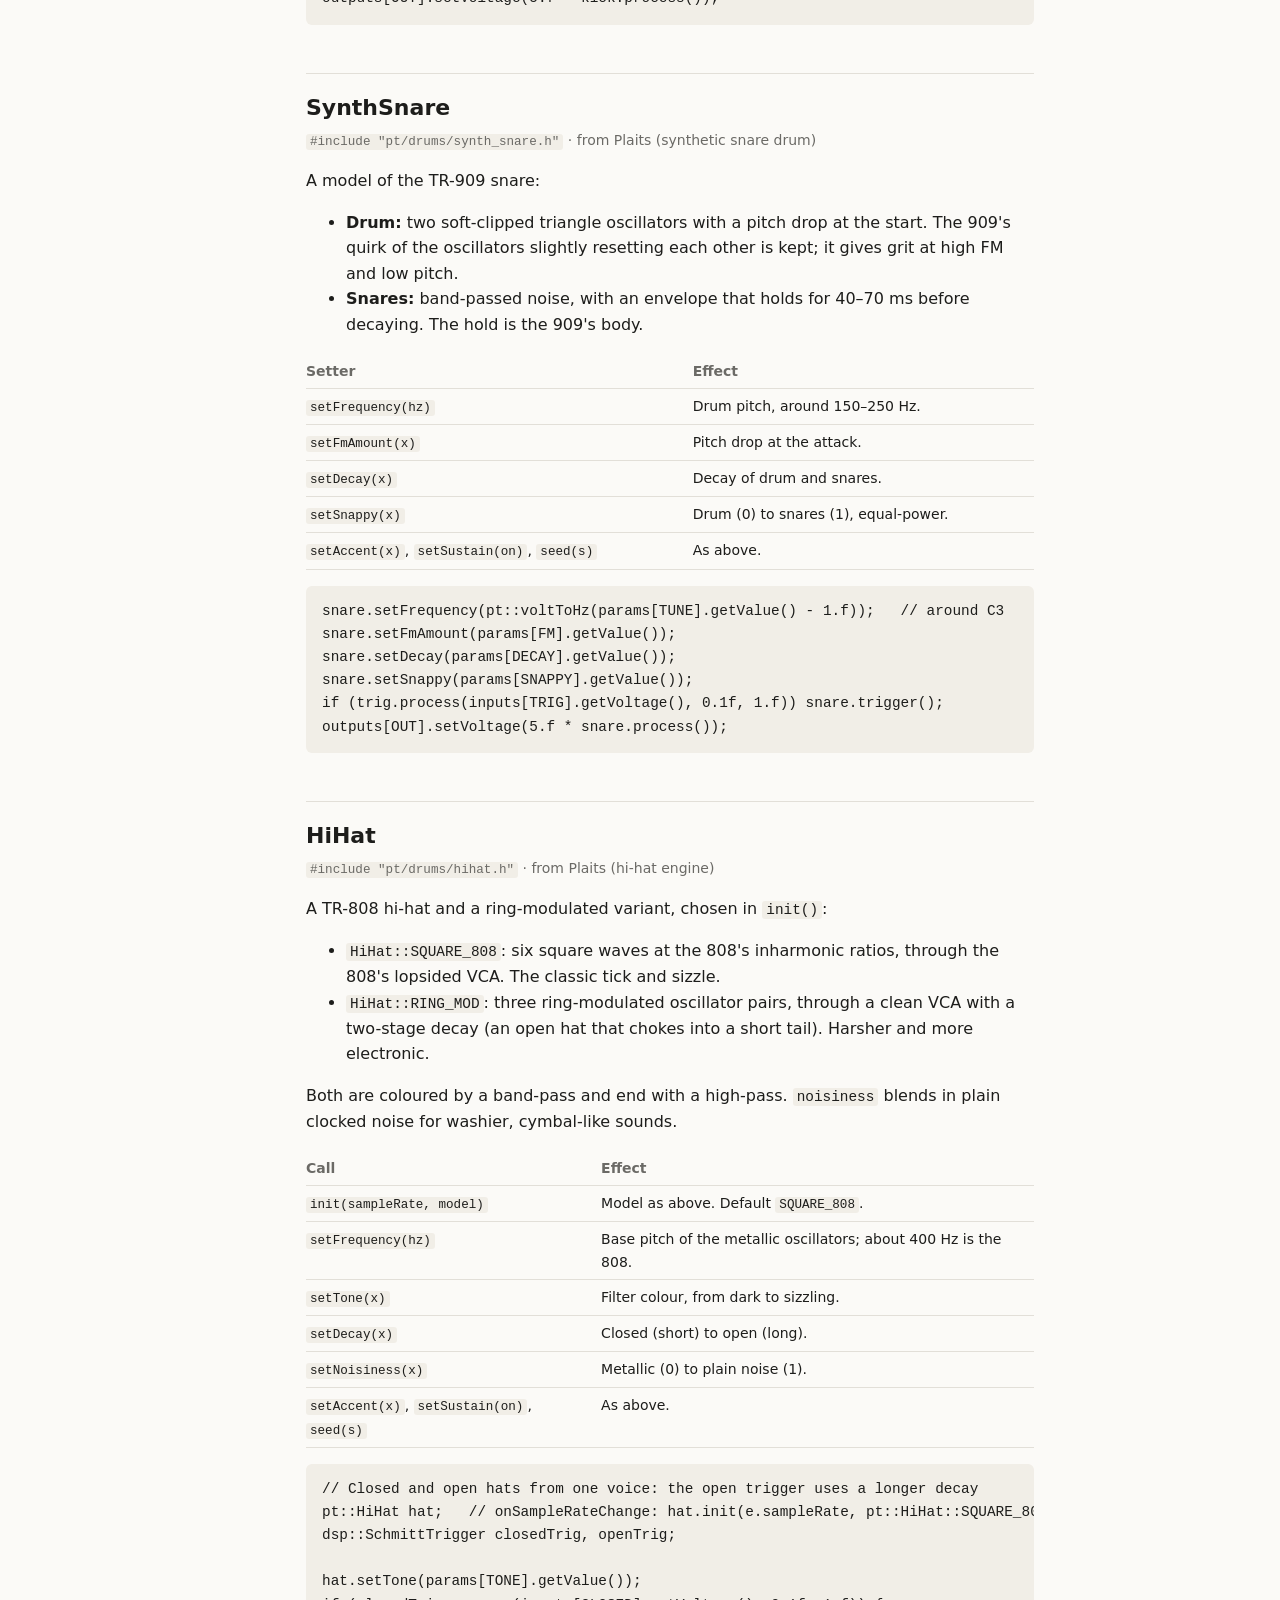
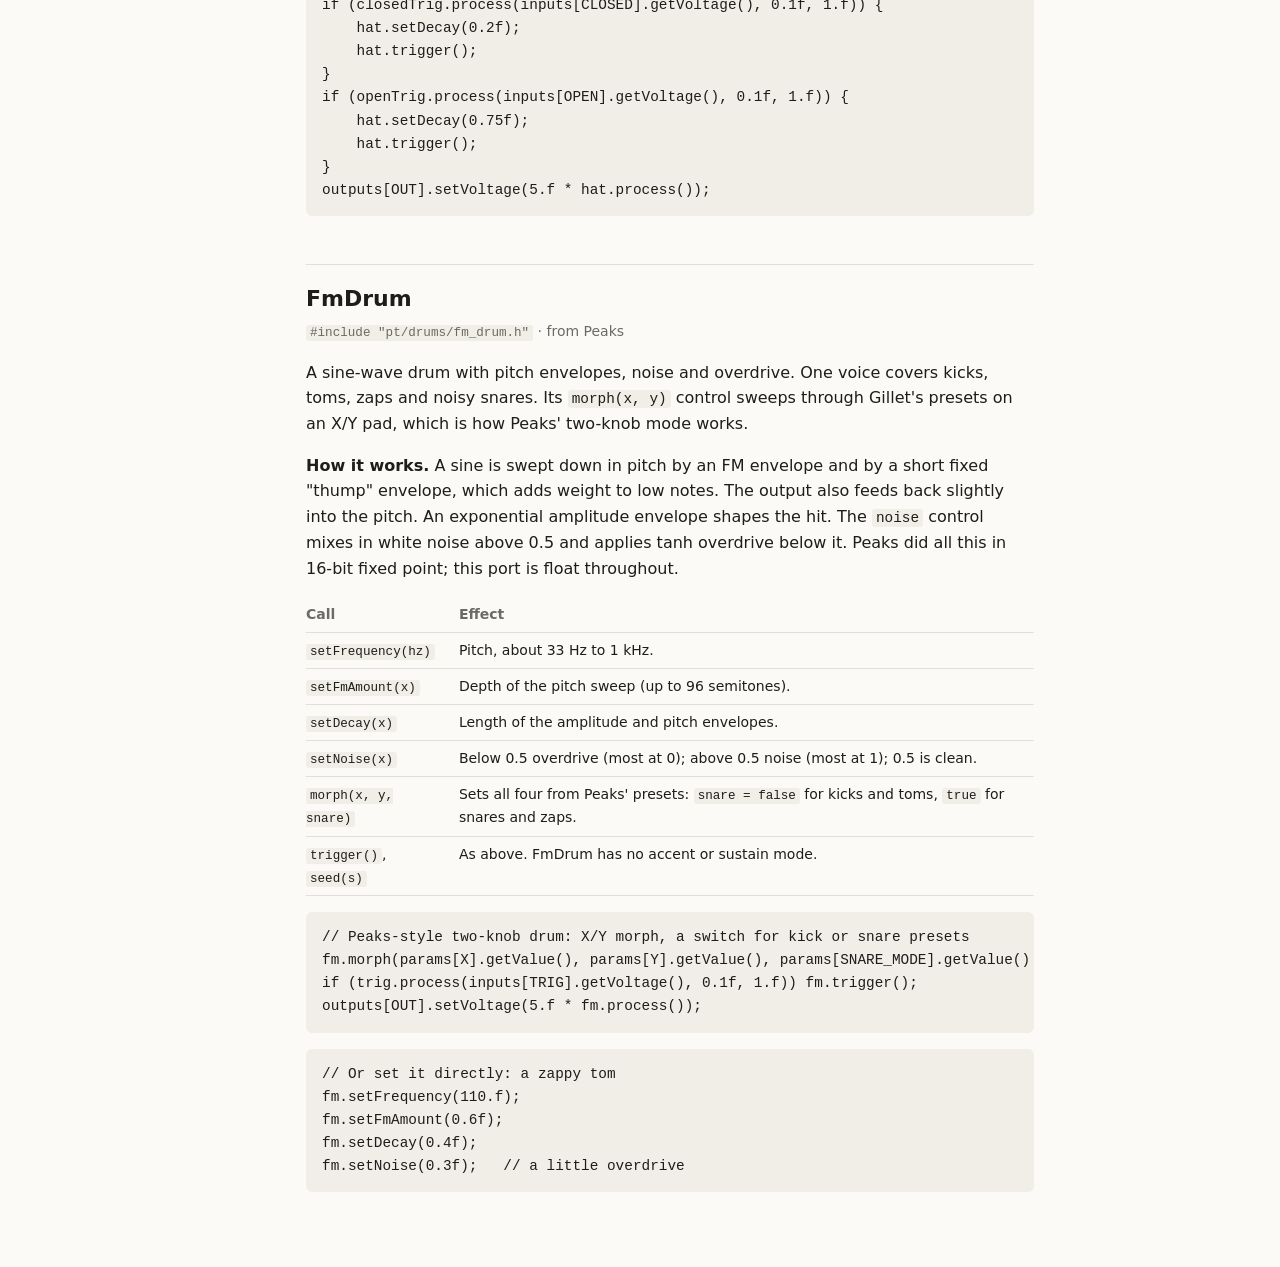
<file: docs/drums.html>
<!doctype html>
<html lang="en">
<head>
<meta charset="utf-8">
<meta name="viewport" content="width=device-width, initial-scale=1">
<title>Drums · partials</title>
<link rel="stylesheet" href="style.css">
</head>
<body>
<div class="page">
<nav>
  <div class="title">partials</div>
  <a href="index.html">Overview</a>
  <a href="setup.html">Getting started</a>
  <a href="tutorial.html">Tutorial</a>
  <a href="toolkit.html">Toolkit</a>
  <a href="core.html">Core</a>
  <a href="physical.html">Physical models</a>
  <a href="dynamics.html">Dynamics</a>
  <a href="fx.html">Effects</a>
  <a href="drums.html" class="here">Drums</a>
  <a href="mod.html">Modulation</a>
  <a href="osc.html">Oscillators</a>
  <a href="noise.html">Noise</a>
  <a href="spectral.html">Spectral</a>
  <a href="plumbing.html">Plumbing</a>
</nav>
<main>

<h1>Drums</h1>
<p class="lede">Plaits' 808- and 909-style drum voices and Peaks' FM drum, as single-voice components.</p>

<p>Every drum works the same way:</p>
<ul>
  <li><code>init(sampleRate)</code>, then setters (all 0..1, except frequency in Hz).</li>
  <li><code>setAccent(x)</code>, then <code>trigger()</code> on each hit.</li>
  <li><code>process()</code> on every sample. It returns about ±1 at full accent, louder for some settings.</li>
  <li><code>setSustain(true)</code> plays a continuous tone instead of hits. Plaits does this when nothing is patched to its trigger input, and it makes the drums usable as oscillators.</li>
</ul>
<p>The pattern for a trigger input:</p>
<pre><code>dsp::SchmittTrigger trig;   // member

if (trig.process(inputs[TRIG].getVoltage(), 0.1f, 1.f)) {
    drum.setAccent(inputs[ACCENT].getVoltage() / 10.f);   // 0..10 V accent CV
    drum.trigger();
}
outputs[OUT].setVoltage(5.f * drum.process());</code></pre>
<p>Settings take effect at once, including in the middle of a ringing hit, so you can modulate them with CVs.</p>

<!-- ===================================================================== -->
<h2 id="drums-analog_kick">AnalogKick</h2>
<p class="origin"><code>#include "pt/drums/analog_kick.h"</code> · from Plaits (analog bass drum)</p>
<p>A circuit model of the TR-808 bass drum. A trigger pulse strikes a resonant filter tuned to the drum's pitch, and the filter's ringing is the drum. A second pulse briefly raises the pitch (the 808's attack "knock"), and the drum can push its own pitch up with its level (self-FM) for a punchy downward sweep. Plaits adds the self-FM and the tone and decay ranges beyond the original 808.</p>
<table>
<tr><th>Setter</th><th>Effect</th></tr>
<tr><td><code>setFrequency(hz)</code></td><td>Pitch. 808 kicks sit around 40–60 Hz; toms go higher.</td></tr>
<tr><td><code>setTone(x)</code></td><td>Brightness, and how much click leaks through.</td></tr>
<tr><td><code>setDecay(x)</code></td><td>Ring time, from a short thud to a long boom.</td></tr>
<tr><td><code>setAttackFm(x)</code></td><td>Pitch knock at the attack.</td></tr>
<tr><td><code>setSelfFm(x)</code></td><td>Pitch follows level: punchier, with a pitch drop.</td></tr>
<tr><td><code>setAccent(x)</code>, <code>setSustain(on)</code></td><td>As above.</td></tr>
</table>
<pre><code>pt::AnalogKick kick;
dsp::SchmittTrigger trig;

void onSampleRateChange(const SampleRateChangeEvent&amp; e) override { kick.init(e.sampleRate); }

void process(const ProcessArgs&amp; args) override {
    kick.setFrequency(pt::voltToHz(inputs[VOCT].getVoltage() - 2.f));   // 0 V = C2 (65 Hz)
    kick.setTone(params[TONE].getValue());
    kick.setDecay(params[DECAY].getValue());
    kick.setAttackFm(params[PUNCH].getValue());
    kick.setSelfFm(params[PUNCH].getValue() * 0.5f);
    if (trig.process(inputs[TRIG].getVoltage(), 0.1f, 1.f)) kick.trigger();
    outputs[OUT].setVoltage(5.f * kick.process());
}</code></pre>

<!-- ===================================================================== -->
<h2 id="drums-analog_snare">AnalogSnare</h2>
<p class="origin"><code>#include "pt/drums/analog_snare.h"</code> · from Plaits (analog snare drum)</p>
<p>A circuit model of the TR-808 snare, extended:</p>
<ul>
  <li><strong>Shell:</strong> resonant filters ("modes") struck by a pulse. The 808 has two; above two-thirds of the <code>tone</code> range, three more inharmonic modes fade in.</li>
  <li><strong>Snares:</strong> rectified noise through a band-pass, with its own envelope.</li>
  <li><code>snappy</code> balances the two.</li>
</ul>
<table>
<tr><th>Setter</th><th>Effect</th></tr>
<tr><td><code>setFrequency(hz)</code></td><td>Shell pitch, around 150–250 Hz.</td></tr>
<tr><td><code>setTone(x)</code></td><td>Below 2/3, the 808's two modes from round to bright. Above, extra metallic modes.</td></tr>
<tr><td><code>setDecay(x)</code></td><td>Ring time of shell and snares.</td></tr>
<tr><td><code>setSnappy(x)</code></td><td>0 is all shell (a tom-like knock), 1 all snares (noise).</td></tr>
<tr><td><code>setAccent(x)</code>, <code>setSustain(on)</code>, <code>seed(s)</code></td><td>As above; <code>seed</code> repeats the noise exactly.</td></tr>
</table>
<pre><code>snare.setFrequency(180.f * pt::semitonesToRatio(params[TUNE].getValue() * 12.f));   // ±1 octave
snare.setTone(params[TONE].getValue());
snare.setDecay(params[DECAY].getValue());
snare.setSnappy(params[SNAPPY].getValue());
if (trig.process(inputs[TRIG].getVoltage(), 0.1f, 1.f)) snare.trigger();
outputs[OUT].setVoltage(5.f * snare.process());</code></pre>

<!-- ===================================================================== -->
<h2 id="drums-synth_kick">SynthKick</h2>
<p class="origin"><code>#include "pt/drums/synth_kick.h"</code> · from Plaits (synthetic bass drum)</p>
<p>A digital kick in the style of the TR-909 and its imitators:</p>
<ul>
  <li>The body is an oscillator whose waveform morphs from a clean sine to a jittery, soft-clipped triangle (<code>dirtiness</code>).</li>
  <li>A fast pitch envelope gives the punchy start.</li>
  <li>A model of a transistor VCA shapes the level.</li>
  <li>A click plus filtered noise make the transient.</li>
</ul>
<table>
<tr><th>Setter</th><th>Effect</th></tr>
<tr><td><code>setFrequency(hz)</code></td><td>Pitch.</td></tr>
<tr><td><code>setTone(x)</code></td><td>Brightness, and the level of the click and noise transient.</td></tr>
<tr><td><code>setDecay(x)</code></td><td>Body decay.</td></tr>
<tr><td><code>setDirtiness(x)</code></td><td>Clean sine (0) to a gritty triangle (1). Fades out at high pitches.</td></tr>
<tr><td><code>setFmAmount(x)</code>, <code>setFmDecay(x)</code></td><td>Depth and length of the initial pitch drop.</td></tr>
<tr><td><code>setAccent(x)</code>, <code>setSustain(on)</code>, <code>seed(s)</code></td><td>As above.</td></tr>
</table>
<pre><code>// A 909-ish kick with one "punch" knob driving the pitch envelope
float punch = params[PUNCH].getValue();
kick.setFrequency(50.f);
kick.setFmAmount(punch);
kick.setFmDecay(0.2f + 0.3f * punch);
kick.setDecay(params[DECAY].getValue());
kick.setDirtiness(params[GRIT].getValue());
kick.setTone(0.3f);
if (trig.process(inputs[TRIG].getVoltage(), 0.1f, 1.f)) kick.trigger();
outputs[OUT].setVoltage(5.f * kick.process());</code></pre>

<!-- ===================================================================== -->
<h2 id="drums-synth_snare">SynthSnare</h2>
<p class="origin"><code>#include "pt/drums/synth_snare.h"</code> · from Plaits (synthetic snare drum)</p>
<p>A model of the TR-909 snare:</p>
<ul>
  <li><strong>Drum:</strong> two soft-clipped triangle oscillators with a pitch drop at the start. The 909's quirk of the oscillators slightly resetting each other is kept; it gives grit at high FM and low pitch.</li>
  <li><strong>Snares:</strong> band-passed noise, with an envelope that holds for 40–70 ms before decaying. The hold is the 909's body.</li>
</ul>
<table>
<tr><th>Setter</th><th>Effect</th></tr>
<tr><td><code>setFrequency(hz)</code></td><td>Drum pitch, around 150–250 Hz.</td></tr>
<tr><td><code>setFmAmount(x)</code></td><td>Pitch drop at the attack.</td></tr>
<tr><td><code>setDecay(x)</code></td><td>Decay of drum and snares.</td></tr>
<tr><td><code>setSnappy(x)</code></td><td>Drum (0) to snares (1), equal-power.</td></tr>
<tr><td><code>setAccent(x)</code>, <code>setSustain(on)</code>, <code>seed(s)</code></td><td>As above.</td></tr>
</table>
<pre><code>snare.setFrequency(pt::voltToHz(params[TUNE].getValue() - 1.f));   // around C3
snare.setFmAmount(params[FM].getValue());
snare.setDecay(params[DECAY].getValue());
snare.setSnappy(params[SNAPPY].getValue());
if (trig.process(inputs[TRIG].getVoltage(), 0.1f, 1.f)) snare.trigger();
outputs[OUT].setVoltage(5.f * snare.process());</code></pre>

<!-- ===================================================================== -->
<h2 id="drums-hihat">HiHat</h2>
<p class="origin"><code>#include "pt/drums/hihat.h"</code> · from Plaits (hi-hat engine)</p>
<p>A TR-808 hi-hat and a ring-modulated variant, chosen in <code>init()</code>:</p>
<ul>
  <li><code>HiHat::SQUARE_808</code>: six square waves at the 808's inharmonic ratios, through the 808's lopsided VCA. The classic tick and sizzle.</li>
  <li><code>HiHat::RING_MOD</code>: three ring-modulated oscillator pairs, through a clean VCA with a two-stage decay (an open hat that chokes into a short tail). Harsher and more electronic.</li>
</ul>
<p>Both are coloured by a band-pass and end with a high-pass. <code>noisiness</code> blends in plain clocked noise for washier, cymbal-like sounds.</p>
<table>
<tr><th>Call</th><th>Effect</th></tr>
<tr><td><code>init(sampleRate, model)</code></td><td>Model as above. Default <code>SQUARE_808</code>.</td></tr>
<tr><td><code>setFrequency(hz)</code></td><td>Base pitch of the metallic oscillators; about 400 Hz is the 808.</td></tr>
<tr><td><code>setTone(x)</code></td><td>Filter colour, from dark to sizzling.</td></tr>
<tr><td><code>setDecay(x)</code></td><td>Closed (short) to open (long).</td></tr>
<tr><td><code>setNoisiness(x)</code></td><td>Metallic (0) to plain noise (1).</td></tr>
<tr><td><code>setAccent(x)</code>, <code>setSustain(on)</code>, <code>seed(s)</code></td><td>As above.</td></tr>
</table>
<pre><code>// Closed and open hats from one voice: the open trigger uses a longer decay
pt::HiHat hat;   // onSampleRateChange: hat.init(e.sampleRate, pt::HiHat::SQUARE_808);
dsp::SchmittTrigger closedTrig, openTrig;

hat.setTone(params[TONE].getValue());
if (closedTrig.process(inputs[CLOSED].getVoltage(), 0.1f, 1.f)) {
    hat.setDecay(0.2f);
    hat.trigger();
}
if (openTrig.process(inputs[OPEN].getVoltage(), 0.1f, 1.f)) {
    hat.setDecay(0.75f);
    hat.trigger();
}
outputs[OUT].setVoltage(5.f * hat.process());</code></pre>

<!-- ===================================================================== -->
<h2 id="drums-fm_drum">FmDrum</h2>
<p class="origin"><code>#include "pt/drums/fm_drum.h"</code> · from Peaks</p>
<p>A sine-wave drum with pitch envelopes, noise and overdrive. One voice covers kicks, toms, zaps and noisy snares. Its <code>morph(x, y)</code> control sweeps through Gillet's presets on an X/Y pad, which is how Peaks' two-knob mode works.</p>
<p><strong>How it works.</strong> A sine is swept down in pitch by an FM envelope and by a short fixed "thump" envelope, which adds weight to low notes. The output also feeds back slightly into the pitch. An exponential amplitude envelope shapes the hit. The <code>noise</code> control mixes in white noise above 0.5 and applies tanh overdrive below it. Peaks did all this in 16-bit fixed point; this port is float throughout.</p>
<table>
<tr><th>Call</th><th>Effect</th></tr>
<tr><td><code>setFrequency(hz)</code></td><td>Pitch, about 33 Hz to 1 kHz.</td></tr>
<tr><td><code>setFmAmount(x)</code></td><td>Depth of the pitch sweep (up to 96 semitones).</td></tr>
<tr><td><code>setDecay(x)</code></td><td>Length of the amplitude and pitch envelopes.</td></tr>
<tr><td><code>setNoise(x)</code></td><td>Below 0.5 overdrive (most at 0); above 0.5 noise (most at 1); 0.5 is clean.</td></tr>
<tr><td><code>morph(x, y, snare)</code></td><td>Sets all four from Peaks' presets: <code>snare = false</code> for kicks and toms, <code>true</code> for snares and zaps.</td></tr>
<tr><td><code>trigger()</code>, <code>seed(s)</code></td><td>As above. FmDrum has no accent or sustain mode.</td></tr>
</table>
<pre><code>// Peaks-style two-knob drum: X/Y morph, a switch for kick or snare presets
fm.morph(params[X].getValue(), params[Y].getValue(), params[SNARE_MODE].getValue() &gt; 0.5f);
if (trig.process(inputs[TRIG].getVoltage(), 0.1f, 1.f)) fm.trigger();
outputs[OUT].setVoltage(5.f * fm.process());</code></pre>
<pre><code>// Or set it directly: a zappy tom
fm.setFrequency(110.f);
fm.setFmAmount(0.6f);
fm.setDecay(0.4f);
fm.setNoise(0.3f);   // a little overdrive</code></pre>

</main>
</div>
</body>
</html>
</file>
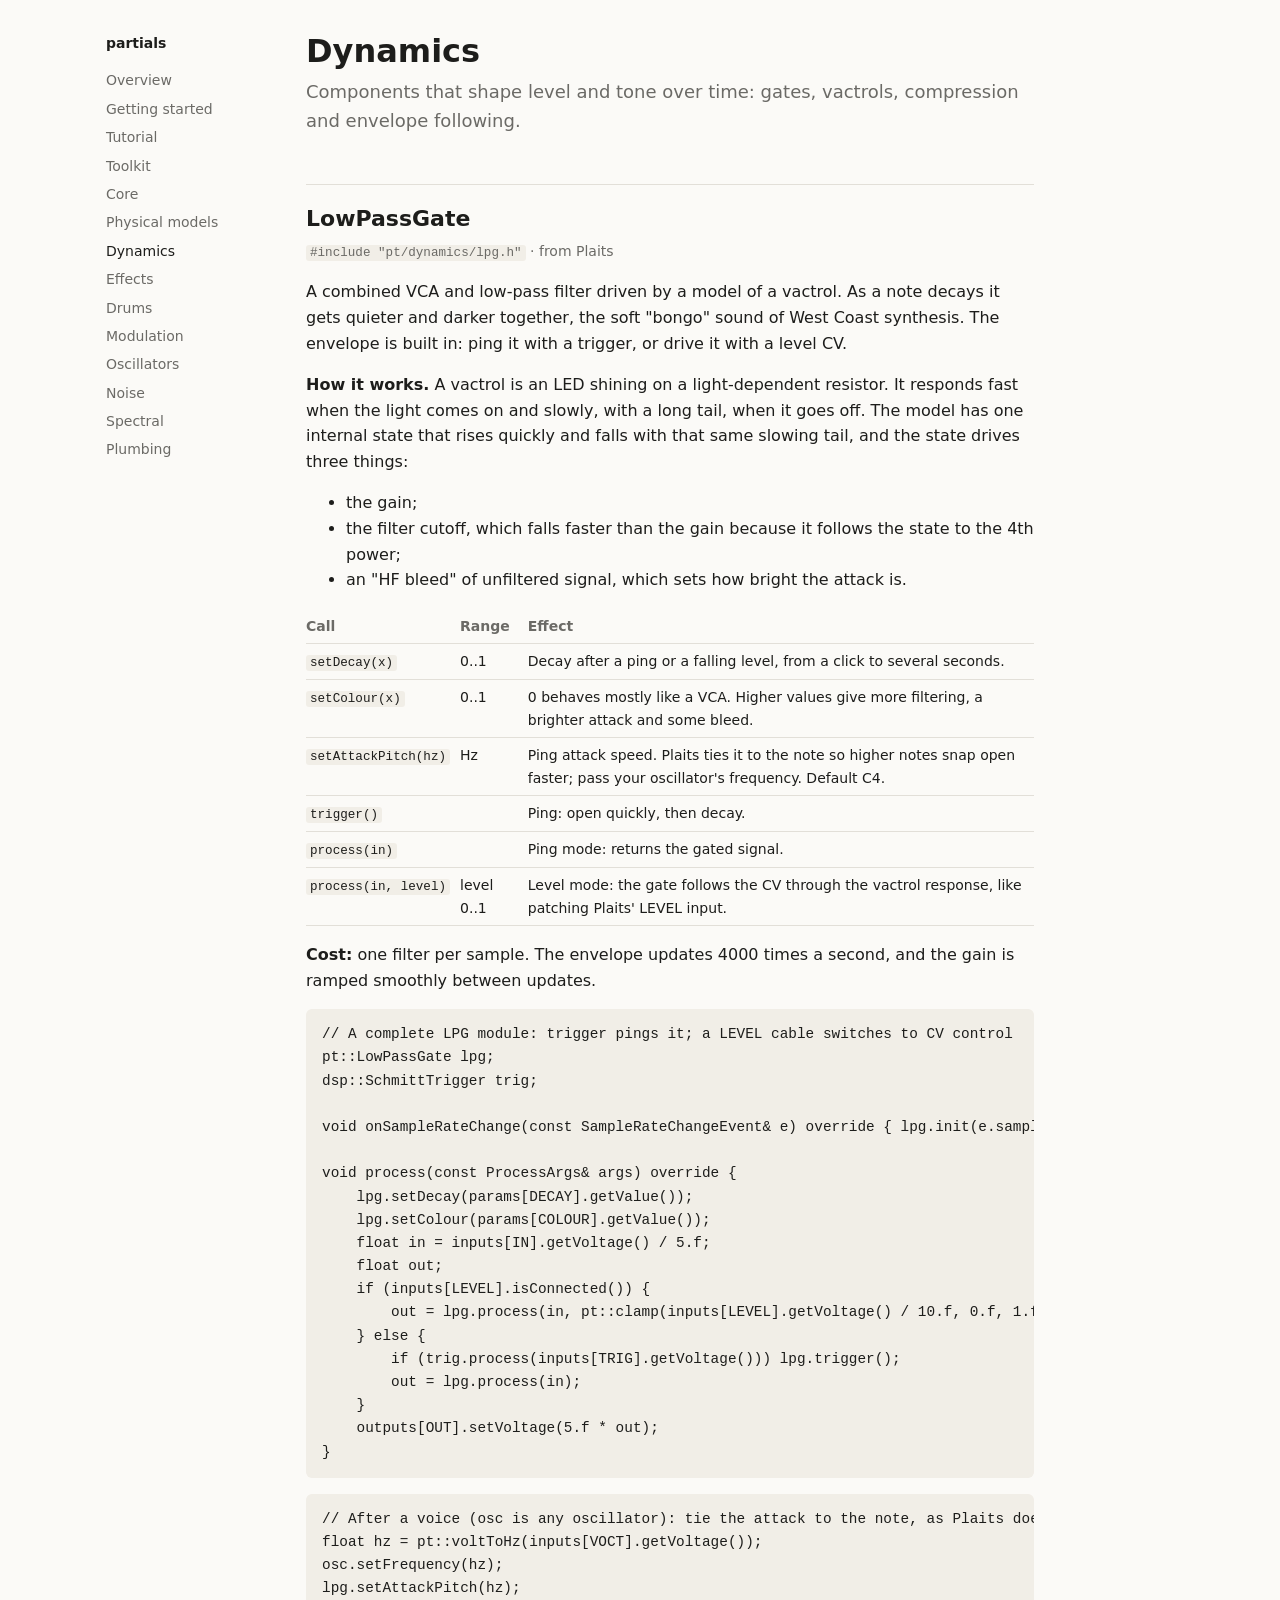
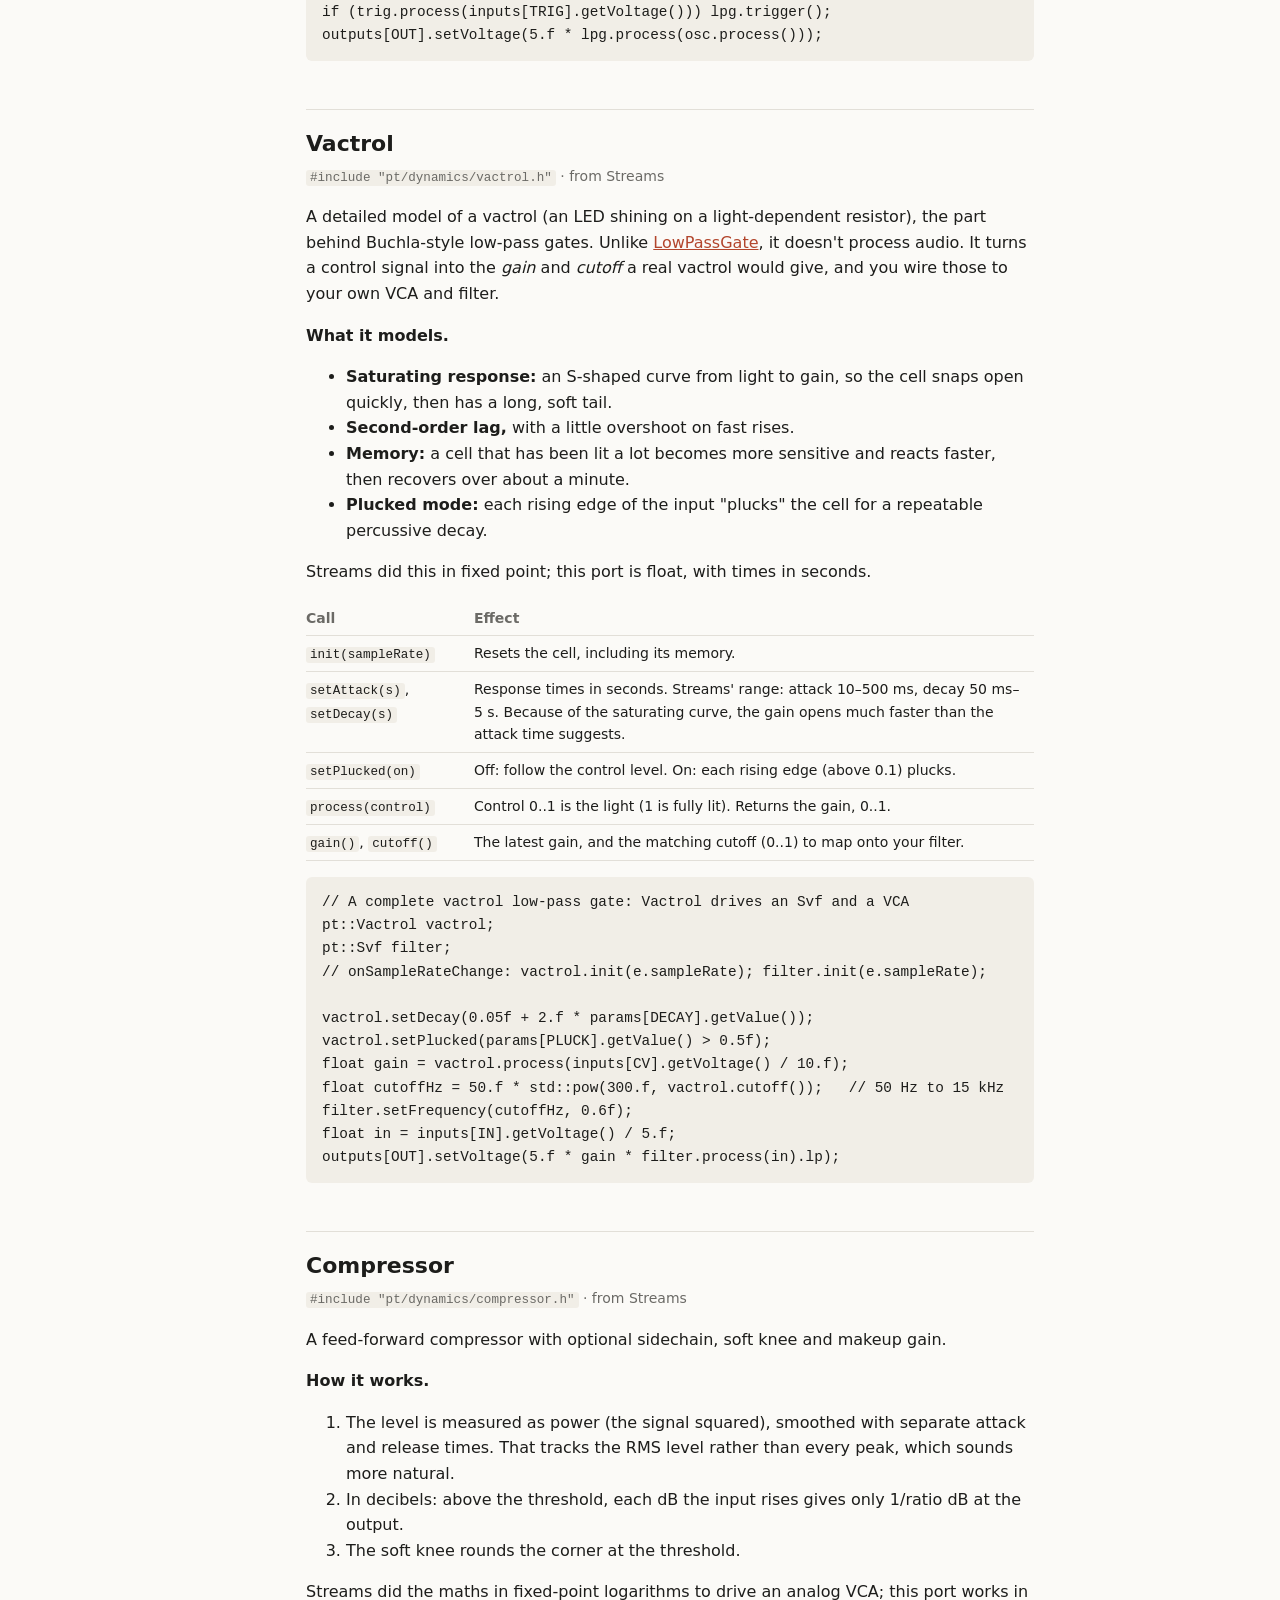
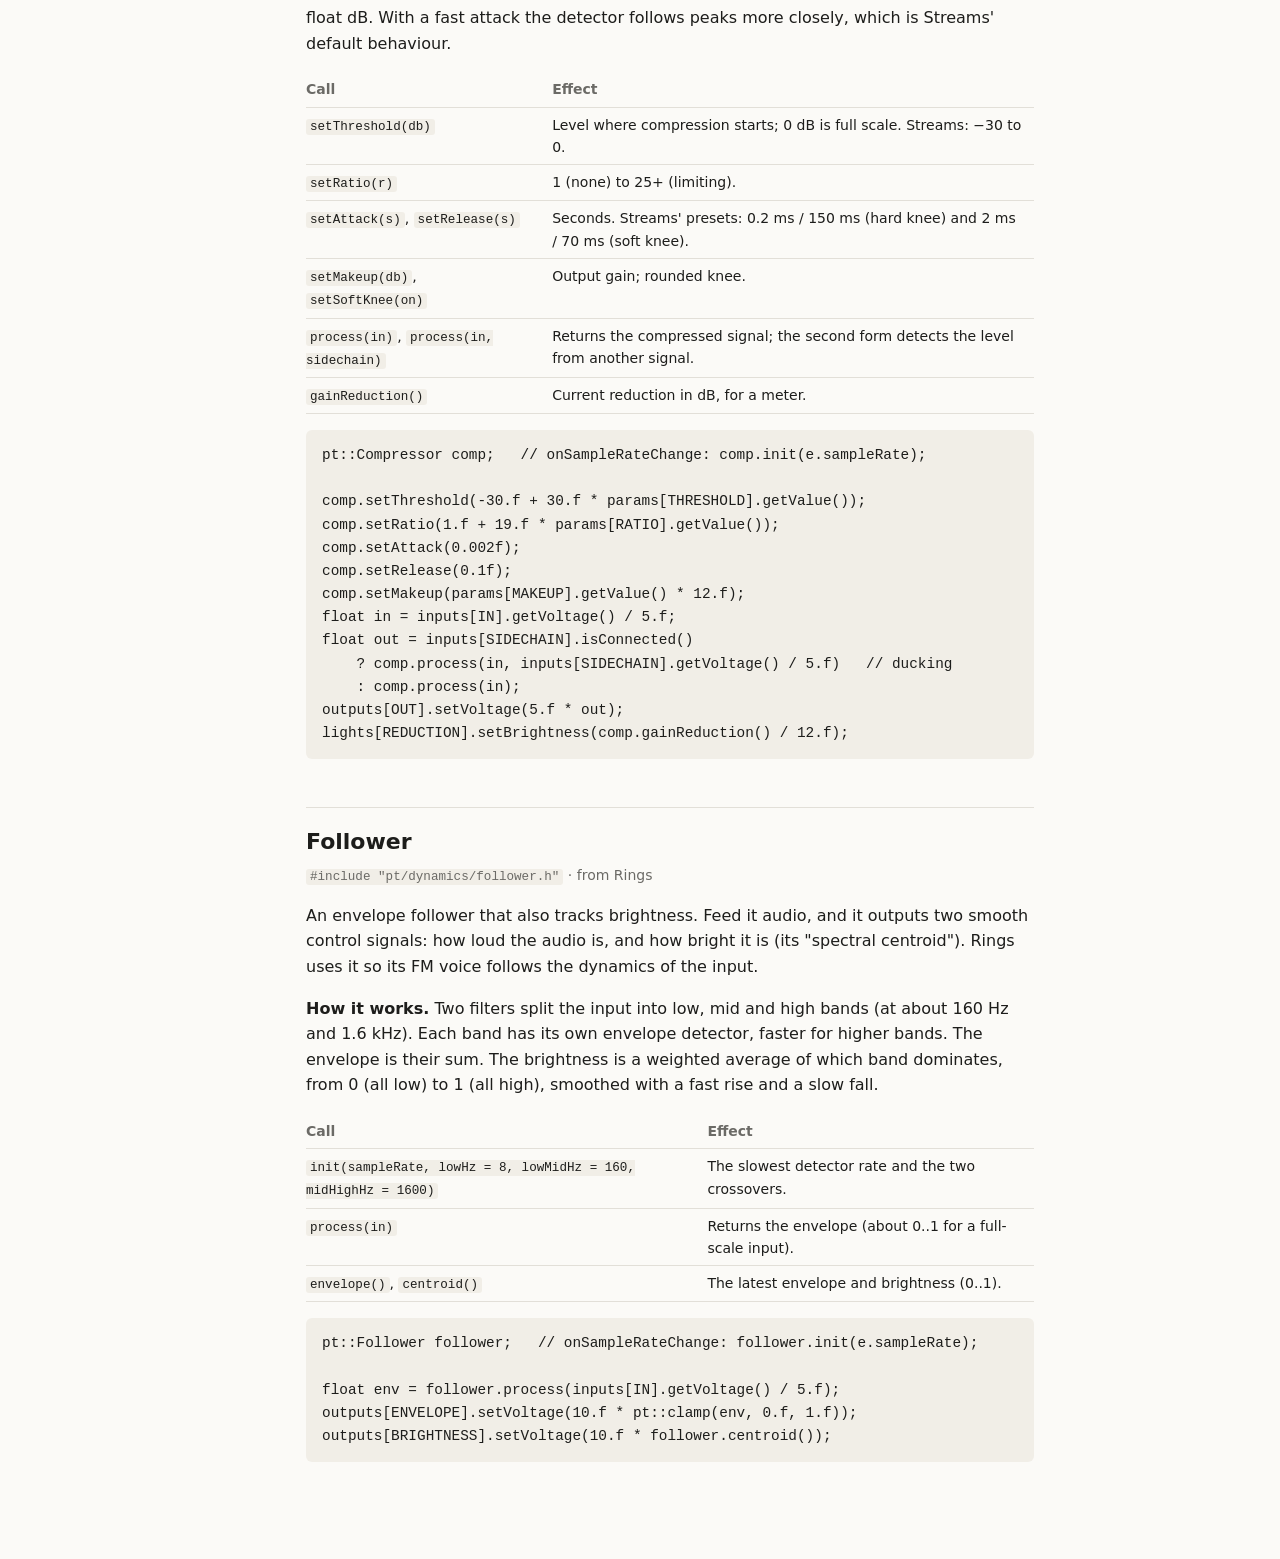
<file: docs/dynamics.html>
<!doctype html>
<html lang="en">
<head>
<meta charset="utf-8">
<meta name="viewport" content="width=device-width, initial-scale=1">
<title>Dynamics · partials</title>
<link rel="stylesheet" href="style.css">
</head>
<body>
<div class="page">
<nav>
  <div class="title">partials</div>
  <a href="index.html">Overview</a>
  <a href="setup.html">Getting started</a>
  <a href="tutorial.html">Tutorial</a>
  <a href="toolkit.html">Toolkit</a>
  <a href="core.html">Core</a>
  <a href="physical.html">Physical models</a>
  <a href="dynamics.html" class="here">Dynamics</a>
  <a href="fx.html">Effects</a>
  <a href="drums.html">Drums</a>
  <a href="mod.html">Modulation</a>
  <a href="osc.html">Oscillators</a>
  <a href="noise.html">Noise</a>
  <a href="spectral.html">Spectral</a>
  <a href="plumbing.html">Plumbing</a>
</nav>
<main>

<h1>Dynamics</h1>
<p class="lede">Components that shape level and tone over time: gates, vactrols, compression and envelope following.</p>

<!-- ===================================================================== -->
<h2 id="dynamics-lpg">LowPassGate</h2>
<p class="origin"><code>#include "pt/dynamics/lpg.h"</code> · from Plaits</p>
<p>A combined VCA and low-pass filter driven by a model of a vactrol. As a note decays it gets quieter and darker together, the soft "bongo" sound of West Coast synthesis. The envelope is built in: ping it with a trigger, or drive it with a level CV.</p>
<p><strong>How it works.</strong> A vactrol is an LED shining on a light-dependent resistor. It responds fast when the light comes on and slowly, with a long tail, when it goes off. The model has one internal state that rises quickly and falls with that same slowing tail, and the state drives three things:</p>
<ul>
  <li>the gain;</li>
  <li>the filter cutoff, which falls faster than the gain because it follows the state to the 4th power;</li>
  <li>an "HF bleed" of unfiltered signal, which sets how bright the attack is.</li>
</ul>
<table>
<tr><th>Call</th><th>Range</th><th>Effect</th></tr>
<tr><td><code>setDecay(x)</code></td><td>0..1</td><td>Decay after a ping or a falling level, from a click to several seconds.</td></tr>
<tr><td><code>setColour(x)</code></td><td>0..1</td><td>0 behaves mostly like a VCA. Higher values give more filtering, a brighter attack and some bleed.</td></tr>
<tr><td><code>setAttackPitch(hz)</code></td><td>Hz</td><td>Ping attack speed. Plaits ties it to the note so higher notes snap open faster; pass your oscillator's frequency. Default C4.</td></tr>
<tr><td><code>trigger()</code></td><td></td><td>Ping: open quickly, then decay.</td></tr>
<tr><td><code>process(in)</code></td><td></td><td>Ping mode: returns the gated signal.</td></tr>
<tr><td><code>process(in, level)</code></td><td>level 0..1</td><td>Level mode: the gate follows the CV through the vactrol response, like patching Plaits' LEVEL input.</td></tr>
</table>
<p><strong>Cost:</strong> one filter per sample. The envelope updates 4000 times a second, and the gain is ramped smoothly between updates.</p>
<pre><code>// A complete LPG module: trigger pings it; a LEVEL cable switches to CV control
pt::LowPassGate lpg;
dsp::SchmittTrigger trig;

void onSampleRateChange(const SampleRateChangeEvent&amp; e) override { lpg.init(e.sampleRate); }

void process(const ProcessArgs&amp; args) override {
    lpg.setDecay(params[DECAY].getValue());
    lpg.setColour(params[COLOUR].getValue());
    float in = inputs[IN].getVoltage() / 5.f;
    float out;
    if (inputs[LEVEL].isConnected()) {
        out = lpg.process(in, pt::clamp(inputs[LEVEL].getVoltage() / 10.f, 0.f, 1.f));
    } else {
        if (trig.process(inputs[TRIG].getVoltage())) lpg.trigger();
        out = lpg.process(in);
    }
    outputs[OUT].setVoltage(5.f * out);
}</code></pre>
<pre><code>// After a voice (osc is any oscillator): tie the attack to the note, as Plaits does
float hz = pt::voltToHz(inputs[VOCT].getVoltage());
osc.setFrequency(hz);
lpg.setAttackPitch(hz);
if (trig.process(inputs[TRIG].getVoltage())) lpg.trigger();
outputs[OUT].setVoltage(5.f * lpg.process(osc.process()));</code></pre>

<!-- ===================================================================== -->
<h2 id="dynamics-vactrol">Vactrol</h2>
<p class="origin"><code>#include "pt/dynamics/vactrol.h"</code> · from Streams</p>
<p>A detailed model of a vactrol (an LED shining on a light-dependent resistor), the part behind Buchla-style low-pass gates. Unlike <a href="#dynamics-lpg">LowPassGate</a>, it doesn't process audio. It turns a control signal into the <em>gain</em> and <em>cutoff</em> a real vactrol would give, and you wire those to your own VCA and filter.</p>
<p><strong>What it models.</strong></p>
<ul>
  <li><strong>Saturating response:</strong> an S-shaped curve from light to gain, so the cell snaps open quickly, then has a long, soft tail.</li>
  <li><strong>Second-order lag,</strong> with a little overshoot on fast rises.</li>
  <li><strong>Memory:</strong> a cell that has been lit a lot becomes more sensitive and reacts faster, then recovers over about a minute.</li>
  <li><strong>Plucked mode:</strong> each rising edge of the input "plucks" the cell for a repeatable percussive decay.</li>
</ul>
<p>Streams did this in fixed point; this port is float, with times in seconds.</p>
<table>
<tr><th>Call</th><th>Effect</th></tr>
<tr><td><code>init(sampleRate)</code></td><td>Resets the cell, including its memory.</td></tr>
<tr><td><code>setAttack(s)</code>, <code>setDecay(s)</code></td><td>Response times in seconds. Streams' range: attack 10–500 ms, decay 50 ms–5 s. Because of the saturating curve, the gain opens much faster than the attack time suggests.</td></tr>
<tr><td><code>setPlucked(on)</code></td><td>Off: follow the control level. On: each rising edge (above 0.1) plucks.</td></tr>
<tr><td><code>process(control)</code></td><td>Control 0..1 is the light (1 is fully lit). Returns the gain, 0..1.</td></tr>
<tr><td><code>gain()</code>, <code>cutoff()</code></td><td>The latest gain, and the matching cutoff (0..1) to map onto your filter.</td></tr>
</table>
<pre><code>// A complete vactrol low-pass gate: Vactrol drives an Svf and a VCA
pt::Vactrol vactrol;
pt::Svf filter;
// onSampleRateChange: vactrol.init(e.sampleRate); filter.init(e.sampleRate);

vactrol.setDecay(0.05f + 2.f * params[DECAY].getValue());
vactrol.setPlucked(params[PLUCK].getValue() &gt; 0.5f);
float gain = vactrol.process(inputs[CV].getVoltage() / 10.f);
float cutoffHz = 50.f * std::pow(300.f, vactrol.cutoff());   // 50 Hz to 15 kHz
filter.setFrequency(cutoffHz, 0.6f);
float in = inputs[IN].getVoltage() / 5.f;
outputs[OUT].setVoltage(5.f * gain * filter.process(in).lp);</code></pre>

<!-- ===================================================================== -->
<h2 id="dynamics-compressor">Compressor</h2>
<p class="origin"><code>#include "pt/dynamics/compressor.h"</code> · from Streams</p>
<p>A feed-forward compressor with optional sidechain, soft knee and makeup gain.</p>
<p><strong>How it works.</strong></p>
<ol>
  <li>The level is measured as power (the signal squared), smoothed with separate attack and release times. That tracks the RMS level rather than every peak, which sounds more natural.</li>
  <li>In decibels: above the threshold, each dB the input rises gives only 1/ratio dB at the output.</li>
  <li>The soft knee rounds the corner at the threshold.</li>
</ol>
<p>Streams did the maths in fixed-point logarithms to drive an analog VCA; this port works in float dB. With a fast attack the detector follows peaks more closely, which is Streams' default behaviour.</p>
<table>
<tr><th>Call</th><th>Effect</th></tr>
<tr><td><code>setThreshold(db)</code></td><td>Level where compression starts; 0 dB is full scale. Streams: −30 to 0.</td></tr>
<tr><td><code>setRatio(r)</code></td><td>1 (none) to 25+ (limiting).</td></tr>
<tr><td><code>setAttack(s)</code>, <code>setRelease(s)</code></td><td>Seconds. Streams' presets: 0.2 ms / 150 ms (hard knee) and 2 ms / 70 ms (soft knee).</td></tr>
<tr><td><code>setMakeup(db)</code>, <code>setSoftKnee(on)</code></td><td>Output gain; rounded knee.</td></tr>
<tr><td><code>process(in)</code>, <code>process(in, sidechain)</code></td><td>Returns the compressed signal; the second form detects the level from another signal.</td></tr>
<tr><td><code>gainReduction()</code></td><td>Current reduction in dB, for a meter.</td></tr>
</table>
<pre><code>pt::Compressor comp;   // onSampleRateChange: comp.init(e.sampleRate);

comp.setThreshold(-30.f + 30.f * params[THRESHOLD].getValue());
comp.setRatio(1.f + 19.f * params[RATIO].getValue());
comp.setAttack(0.002f);
comp.setRelease(0.1f);
comp.setMakeup(params[MAKEUP].getValue() * 12.f);
float in = inputs[IN].getVoltage() / 5.f;
float out = inputs[SIDECHAIN].isConnected()
    ? comp.process(in, inputs[SIDECHAIN].getVoltage() / 5.f)   // ducking
    : comp.process(in);
outputs[OUT].setVoltage(5.f * out);
lights[REDUCTION].setBrightness(comp.gainReduction() / 12.f);</code></pre>

<!-- ===================================================================== -->
<h2 id="dynamics-follower">Follower</h2>
<p class="origin"><code>#include "pt/dynamics/follower.h"</code> · from Rings</p>
<p>An envelope follower that also tracks brightness. Feed it audio, and it outputs two smooth control signals: how loud the audio is, and how bright it is (its "spectral centroid"). Rings uses it so its FM voice follows the dynamics of the input.</p>
<p><strong>How it works.</strong> Two filters split the input into low, mid and high bands (at about 160 Hz and 1.6 kHz). Each band has its own envelope detector, faster for higher bands. The envelope is their sum. The brightness is a weighted average of which band dominates, from 0 (all low) to 1 (all high), smoothed with a fast rise and a slow fall.</p>
<table>
<tr><th>Call</th><th>Effect</th></tr>
<tr><td><code>init(sampleRate, lowHz = 8, lowMidHz = 160, midHighHz = 1600)</code></td><td>The slowest detector rate and the two crossovers.</td></tr>
<tr><td><code>process(in)</code></td><td>Returns the envelope (about 0..1 for a full-scale input).</td></tr>
<tr><td><code>envelope()</code>, <code>centroid()</code></td><td>The latest envelope and brightness (0..1).</td></tr>
</table>
<pre><code>pt::Follower follower;   // onSampleRateChange: follower.init(e.sampleRate);

float env = follower.process(inputs[IN].getVoltage() / 5.f);
outputs[ENVELOPE].setVoltage(10.f * pt::clamp(env, 0.f, 1.f));
outputs[BRIGHTNESS].setVoltage(10.f * follower.centroid());</code></pre>

</main>
</div>
</body>
</html>
</file>
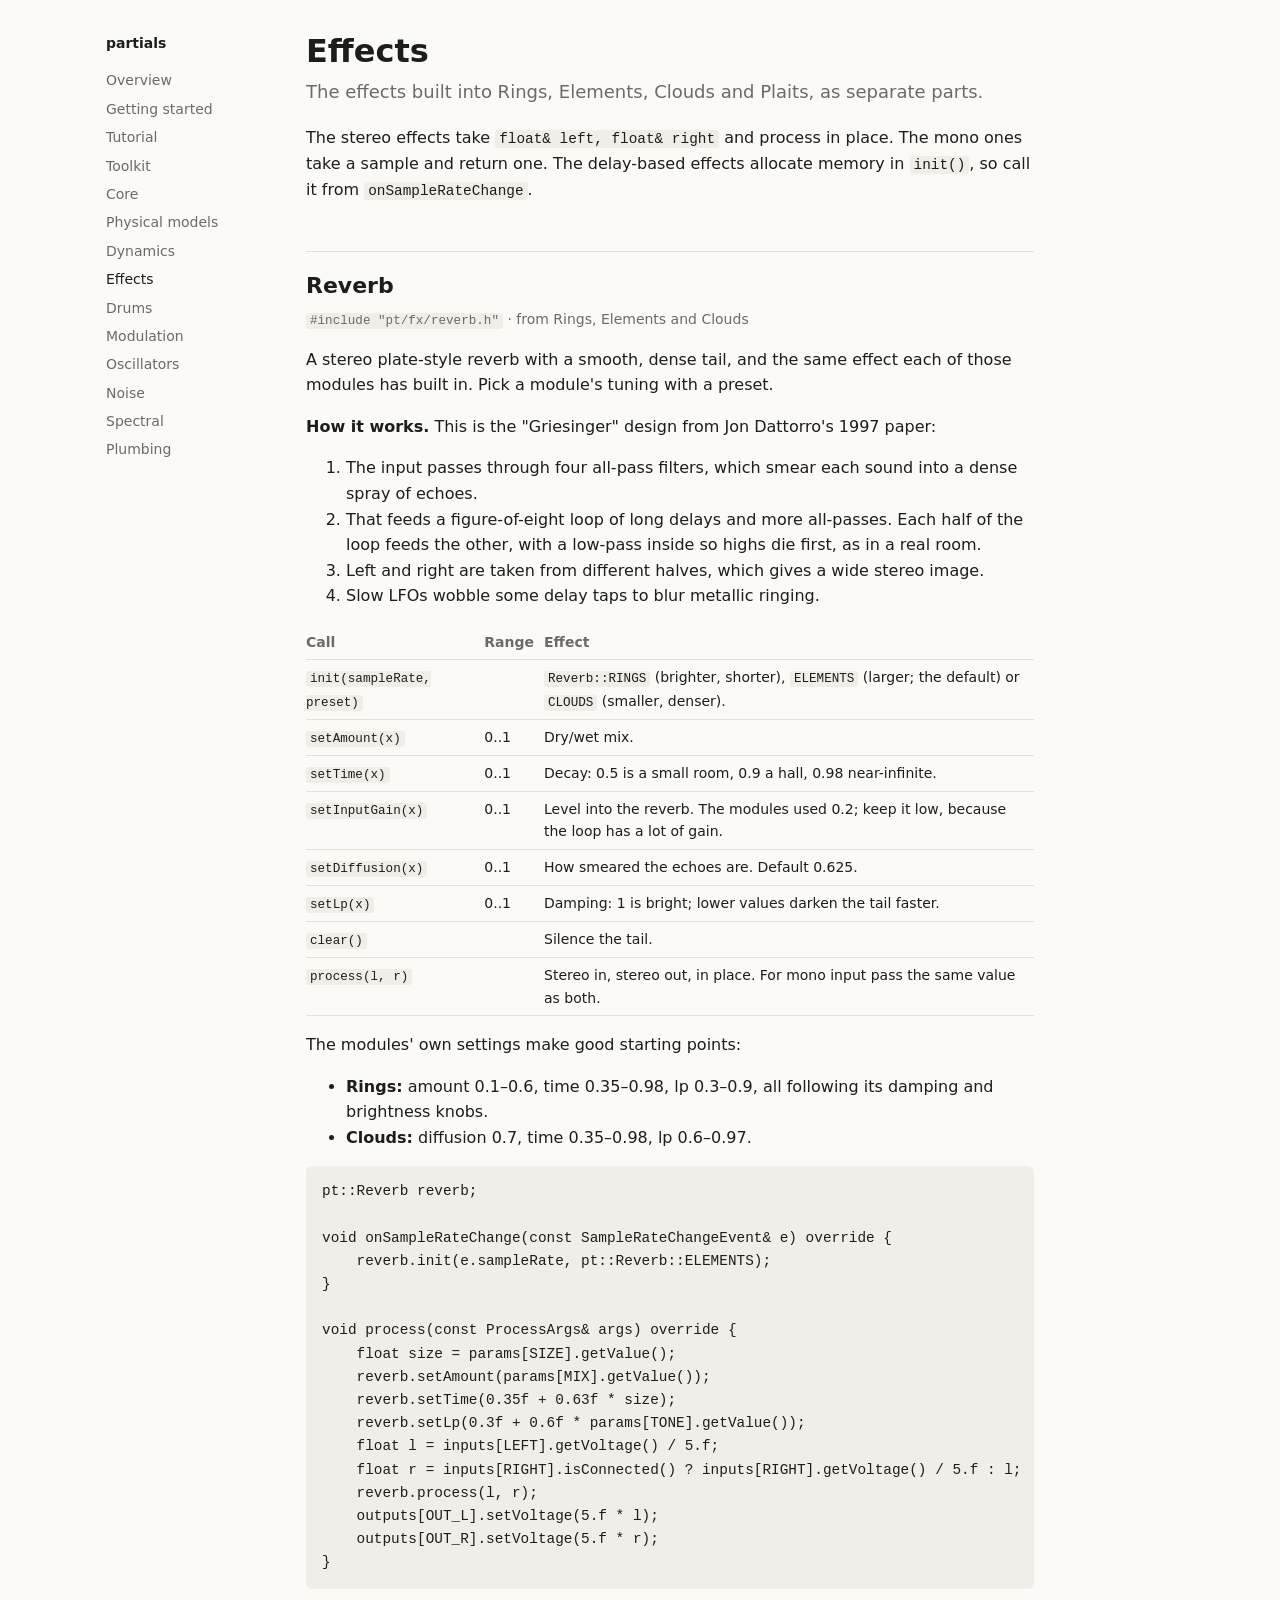
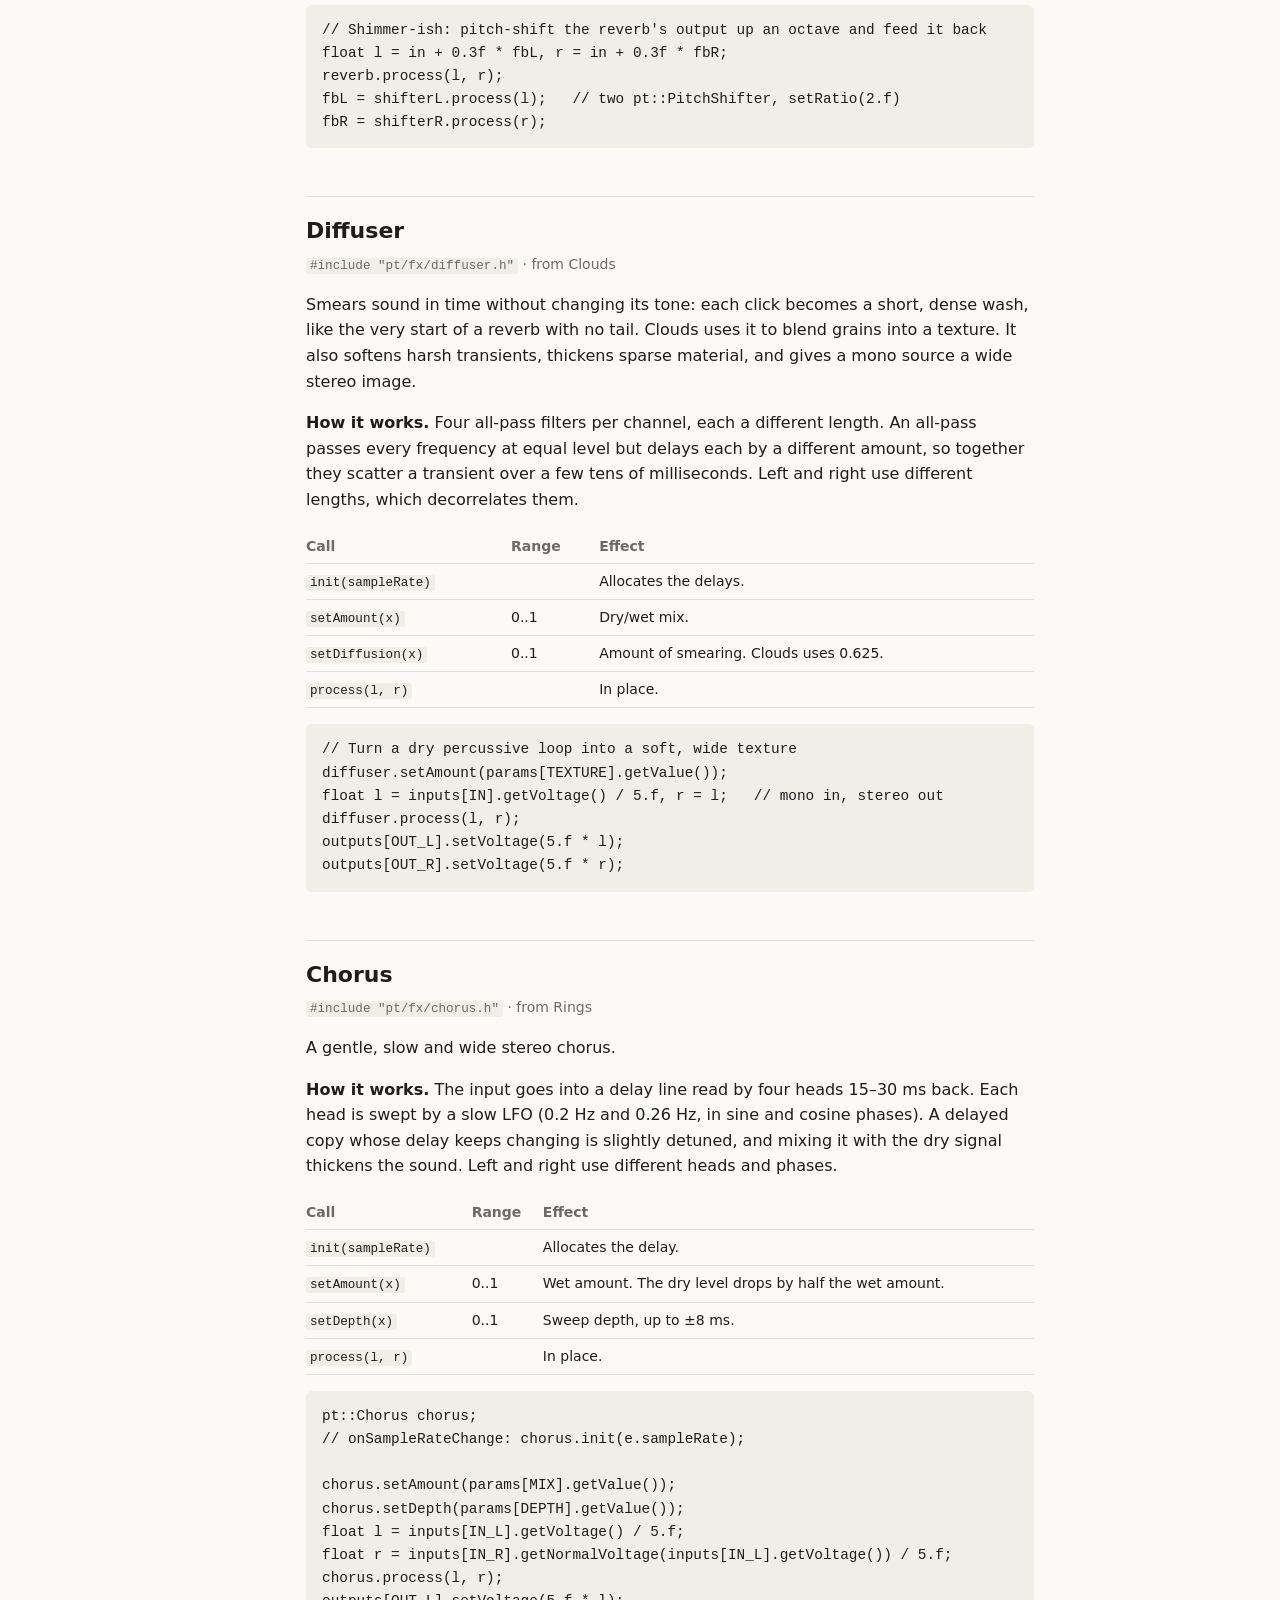
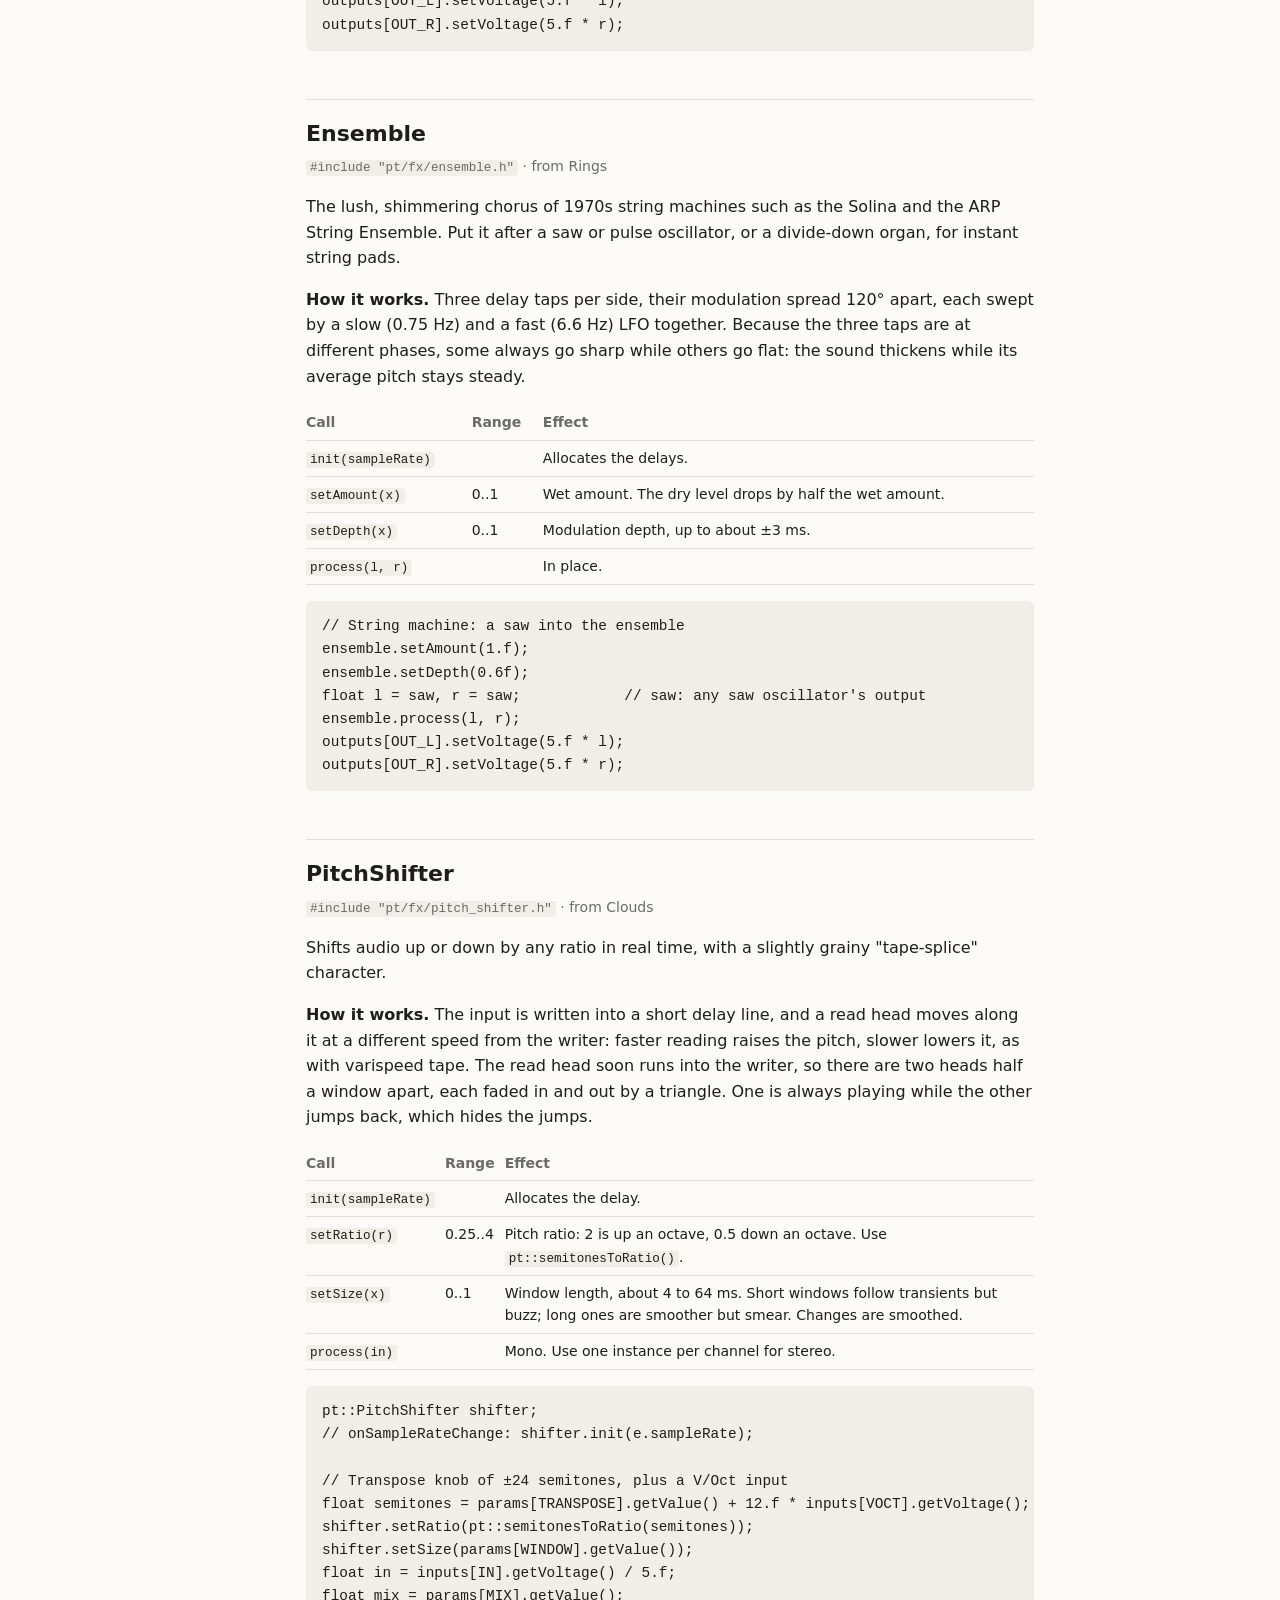
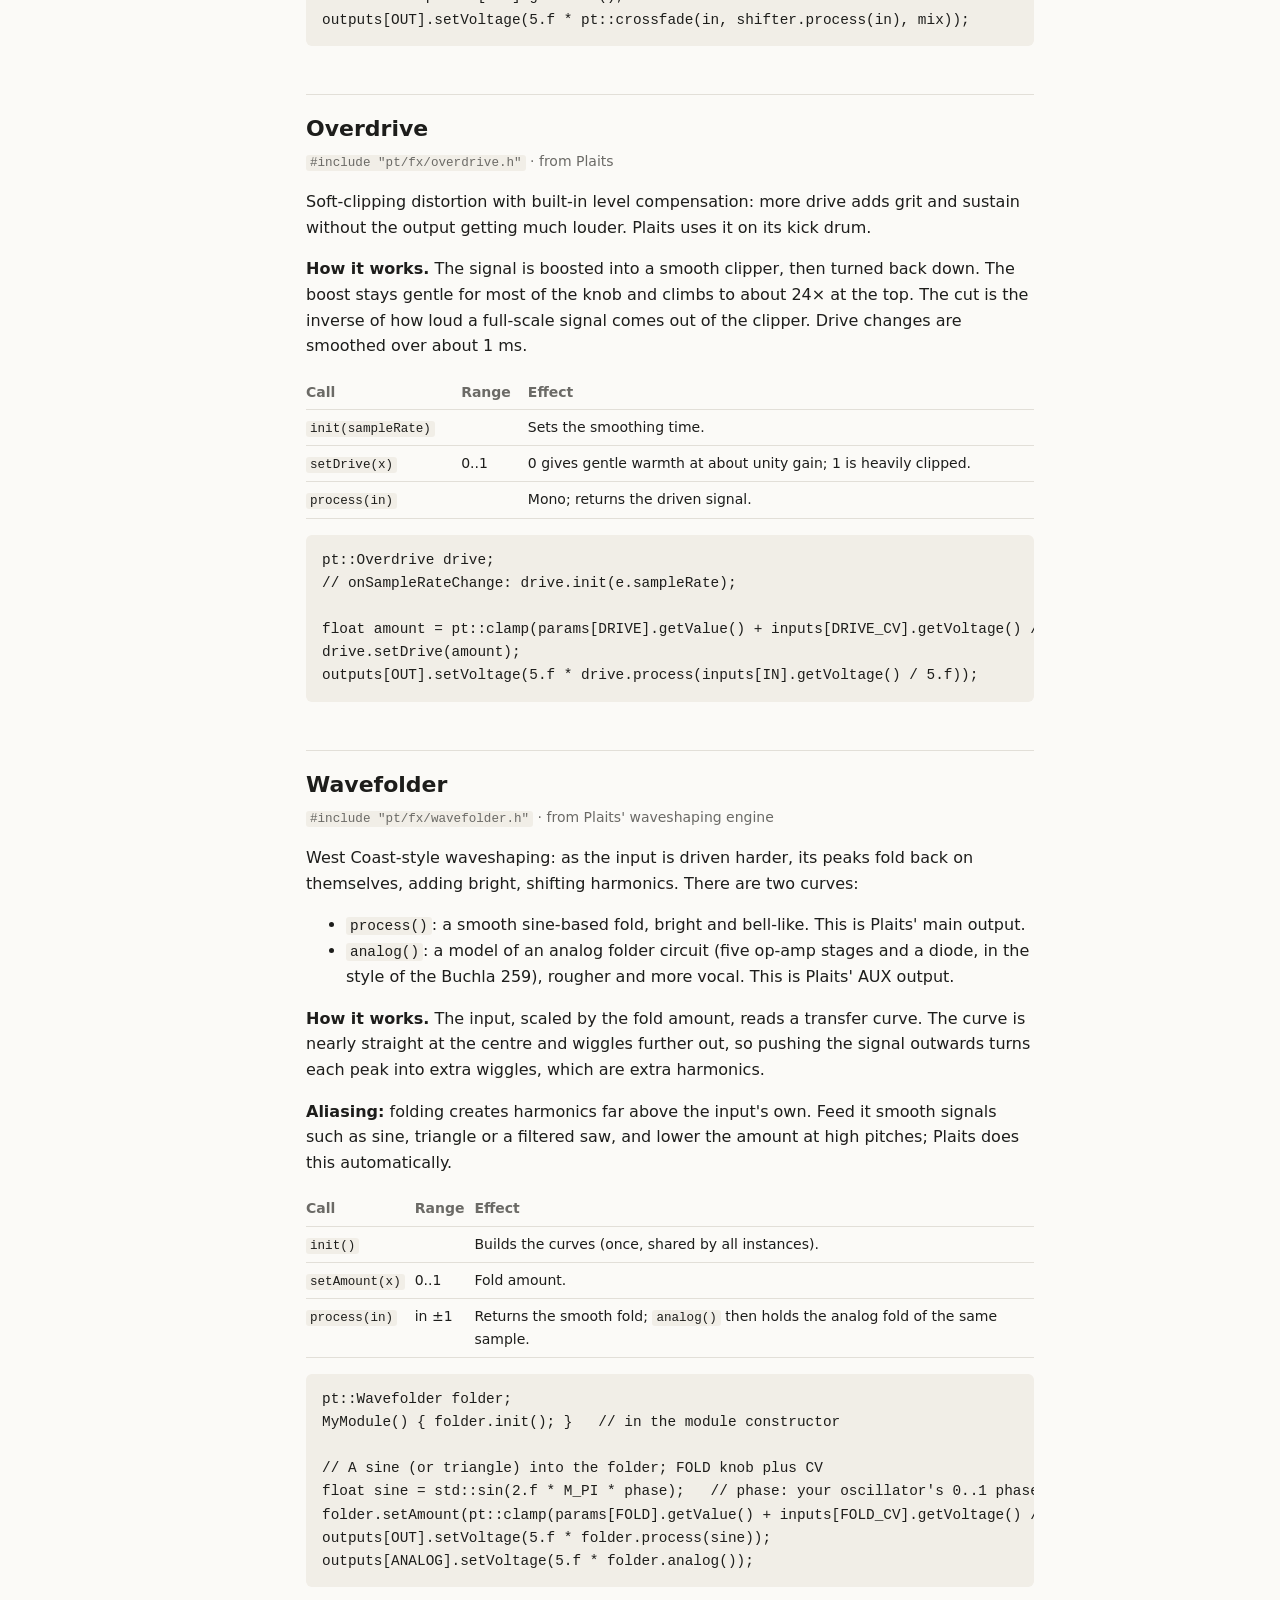
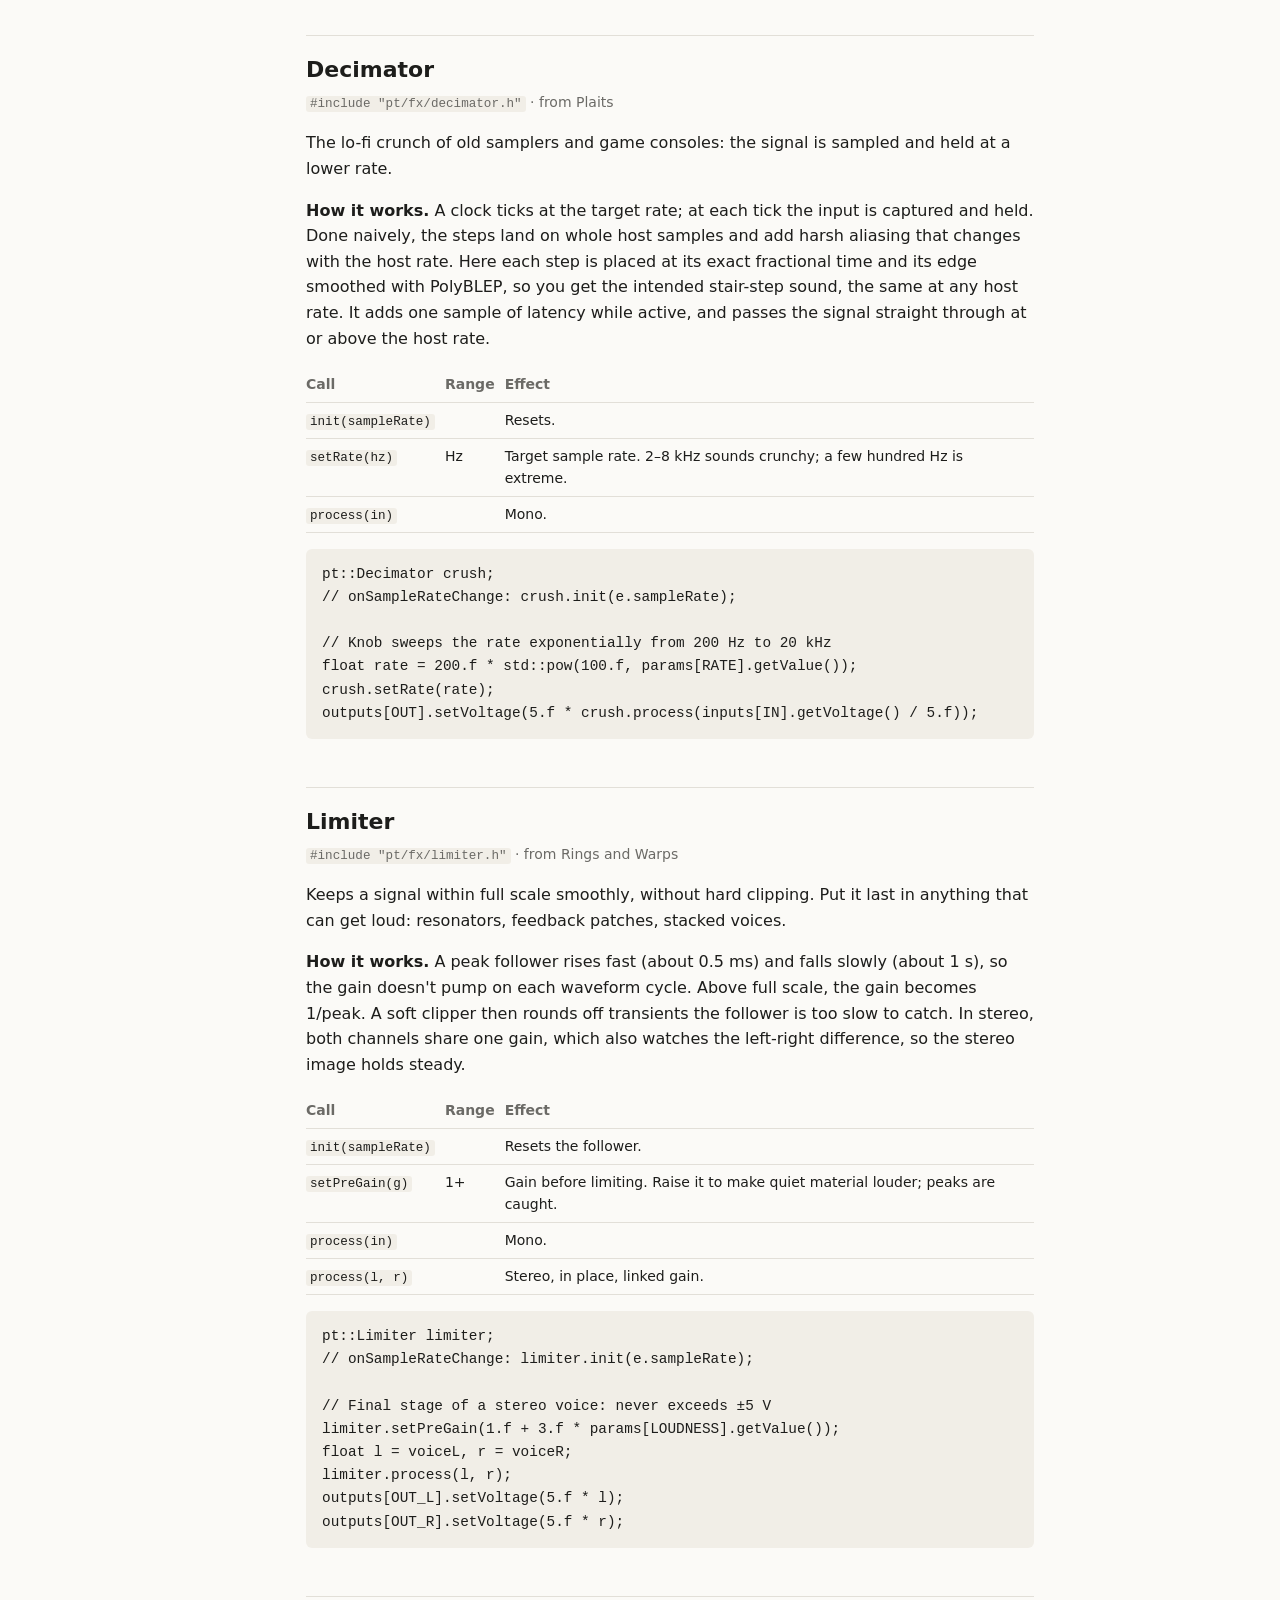
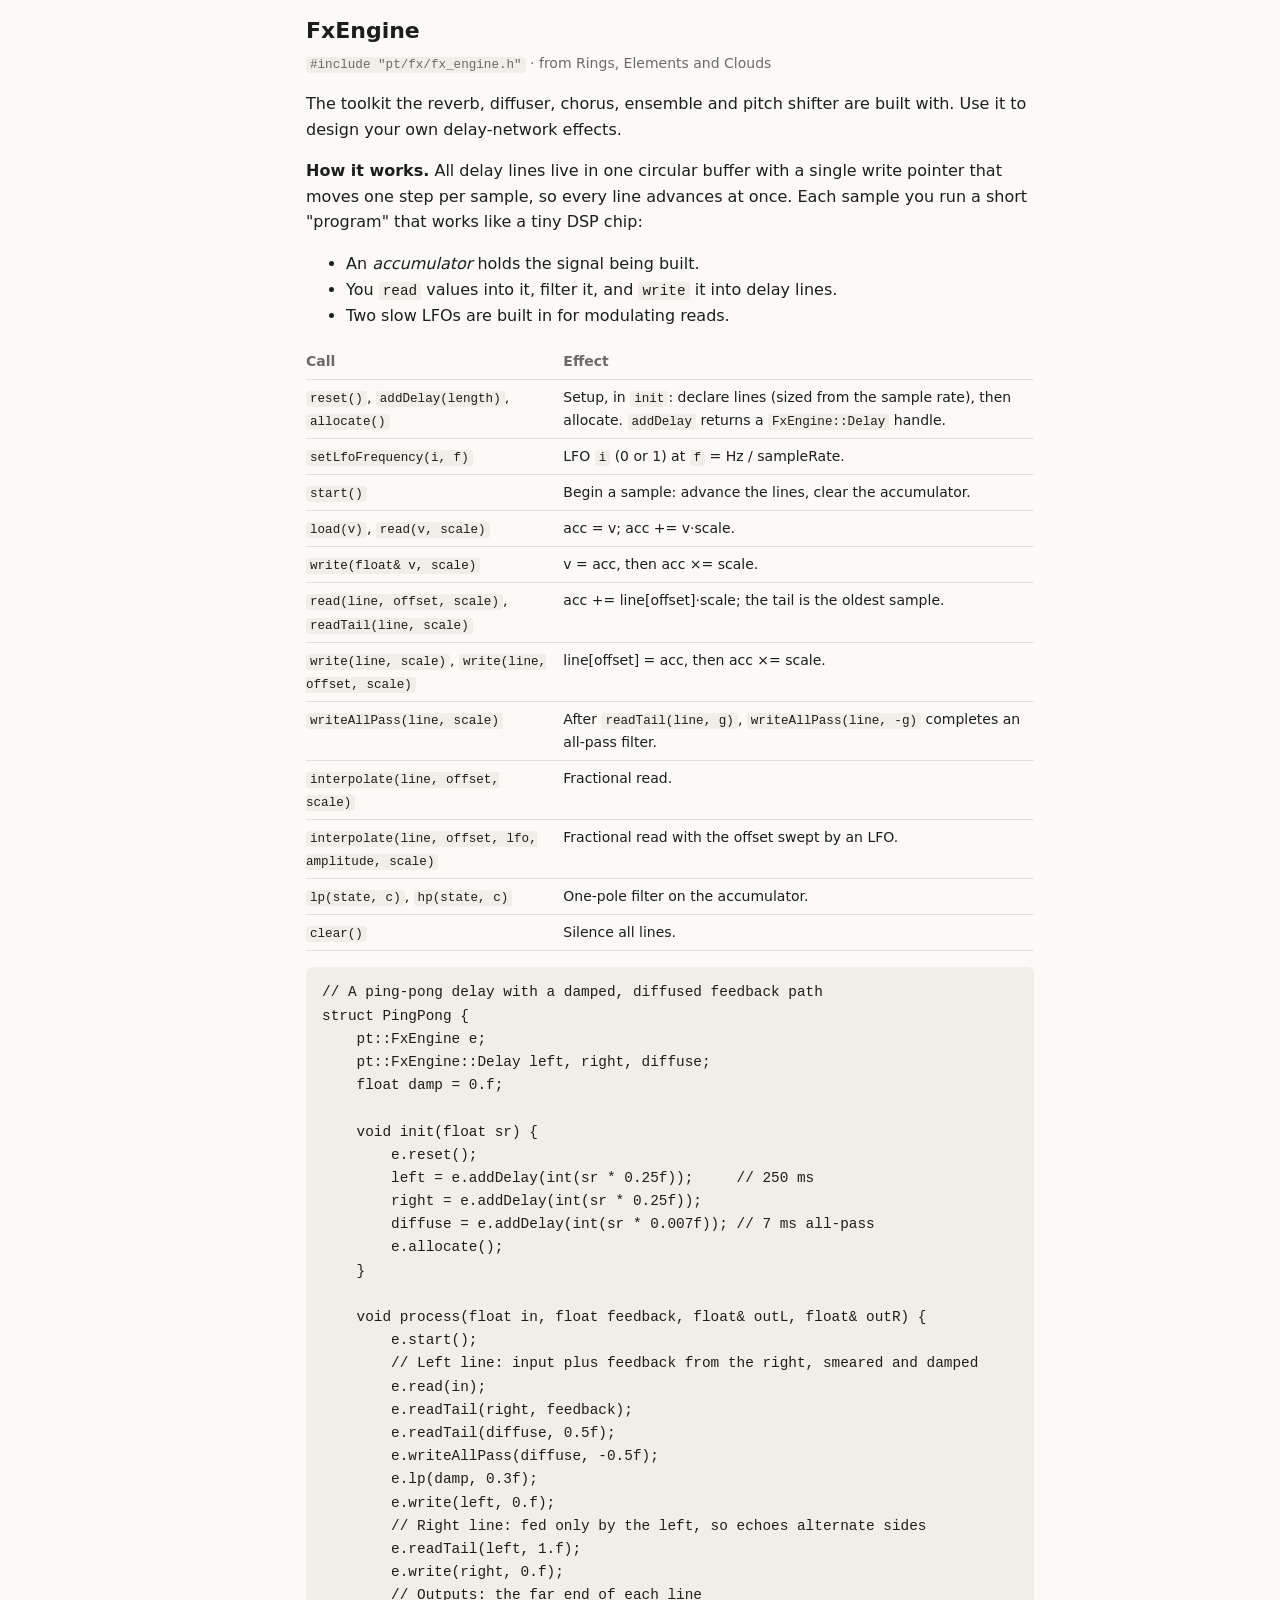
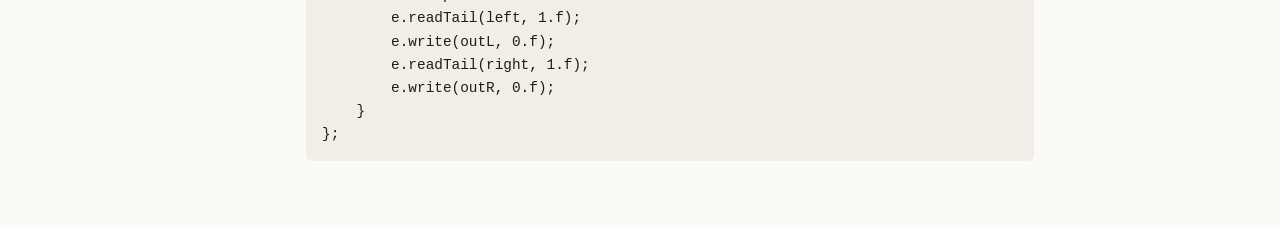
<file: docs/fx.html>
<!doctype html>
<html lang="en">
<head>
<meta charset="utf-8">
<meta name="viewport" content="width=device-width, initial-scale=1">
<title>Effects · partials</title>
<link rel="stylesheet" href="style.css">
</head>
<body>
<div class="page">
<nav>
  <div class="title">partials</div>
  <a href="index.html">Overview</a>
  <a href="setup.html">Getting started</a>
  <a href="tutorial.html">Tutorial</a>
  <a href="toolkit.html">Toolkit</a>
  <a href="core.html">Core</a>
  <a href="physical.html">Physical models</a>
  <a href="dynamics.html">Dynamics</a>
  <a href="fx.html" class="here">Effects</a>
  <a href="drums.html">Drums</a>
  <a href="mod.html">Modulation</a>
  <a href="osc.html">Oscillators</a>
  <a href="noise.html">Noise</a>
  <a href="spectral.html">Spectral</a>
  <a href="plumbing.html">Plumbing</a>
</nav>
<main>

<h1>Effects</h1>
<p class="lede">The effects built into Rings, Elements, Clouds and Plaits, as separate parts.</p>
<p>The stereo effects take <code>float&amp; left, float&amp; right</code> and process in place. The mono ones take a sample and return one. The delay-based effects allocate memory in <code>init()</code>, so call it from <code>onSampleRateChange</code>.</p>

<!-- ===================================================================== -->
<h2 id="fx-reverb">Reverb</h2>
<p class="origin"><code>#include "pt/fx/reverb.h"</code> · from Rings, Elements and Clouds</p>
<p>A stereo plate-style reverb with a smooth, dense tail, and the same effect each of those modules has built in. Pick a module's tuning with a preset.</p>
<p><strong>How it works.</strong> This is the "Griesinger" design from Jon Dattorro's 1997 paper:</p>
<ol>
  <li>The input passes through four all-pass filters, which smear each sound into a dense spray of echoes.</li>
  <li>That feeds a figure-of-eight loop of long delays and more all-passes. Each half of the loop feeds the other, with a low-pass inside so highs die first, as in a real room.</li>
  <li>Left and right are taken from different halves, which gives a wide stereo image.</li>
  <li>Slow LFOs wobble some delay taps to blur metallic ringing.</li>
</ol>
<table>
<tr><th>Call</th><th>Range</th><th>Effect</th></tr>
<tr><td><code>init(sampleRate, preset)</code></td><td></td><td><code>Reverb::RINGS</code> (brighter, shorter), <code>ELEMENTS</code> (larger; the default) or <code>CLOUDS</code> (smaller, denser).</td></tr>
<tr><td><code>setAmount(x)</code></td><td>0..1</td><td>Dry/wet mix.</td></tr>
<tr><td><code>setTime(x)</code></td><td>0..1</td><td>Decay: 0.5 is a small room, 0.9 a hall, 0.98 near-infinite.</td></tr>
<tr><td><code>setInputGain(x)</code></td><td>0..1</td><td>Level into the reverb. The modules used 0.2; keep it low, because the loop has a lot of gain.</td></tr>
<tr><td><code>setDiffusion(x)</code></td><td>0..1</td><td>How smeared the echoes are. Default 0.625.</td></tr>
<tr><td><code>setLp(x)</code></td><td>0..1</td><td>Damping: 1 is bright; lower values darken the tail faster.</td></tr>
<tr><td><code>clear()</code></td><td></td><td>Silence the tail.</td></tr>
<tr><td><code>process(l, r)</code></td><td></td><td>Stereo in, stereo out, in place. For mono input pass the same value as both.</td></tr>
</table>
<p>The modules' own settings make good starting points:</p>
<ul>
  <li><strong>Rings:</strong> amount 0.1–0.6, time 0.35–0.98, lp 0.3–0.9, all following its damping and brightness knobs.</li>
  <li><strong>Clouds:</strong> diffusion 0.7, time 0.35–0.98, lp 0.6–0.97.</li>
</ul>
<pre><code>pt::Reverb reverb;

void onSampleRateChange(const SampleRateChangeEvent&amp; e) override {
    reverb.init(e.sampleRate, pt::Reverb::ELEMENTS);
}

void process(const ProcessArgs&amp; args) override {
    float size = params[SIZE].getValue();
    reverb.setAmount(params[MIX].getValue());
    reverb.setTime(0.35f + 0.63f * size);
    reverb.setLp(0.3f + 0.6f * params[TONE].getValue());
    float l = inputs[LEFT].getVoltage() / 5.f;
    float r = inputs[RIGHT].isConnected() ? inputs[RIGHT].getVoltage() / 5.f : l;
    reverb.process(l, r);
    outputs[OUT_L].setVoltage(5.f * l);
    outputs[OUT_R].setVoltage(5.f * r);
}</code></pre>
<pre><code>// Shimmer-ish: pitch-shift the reverb's output up an octave and feed it back
float l = in + 0.3f * fbL, r = in + 0.3f * fbR;
reverb.process(l, r);
fbL = shifterL.process(l);   // two pt::PitchShifter, setRatio(2.f)
fbR = shifterR.process(r);</code></pre>

<!-- ===================================================================== -->
<h2 id="fx-diffuser">Diffuser</h2>
<p class="origin"><code>#include "pt/fx/diffuser.h"</code> · from Clouds</p>
<p>Smears sound in time without changing its tone: each click becomes a short, dense wash, like the very start of a reverb with no tail. Clouds uses it to blend grains into a texture. It also softens harsh transients, thickens sparse material, and gives a mono source a wide stereo image.</p>
<p><strong>How it works.</strong> Four all-pass filters per channel, each a different length. An all-pass passes every frequency at equal level but delays each by a different amount, so together they scatter a transient over a few tens of milliseconds. Left and right use different lengths, which decorrelates them.</p>
<table>
<tr><th>Call</th><th>Range</th><th>Effect</th></tr>
<tr><td><code>init(sampleRate)</code></td><td></td><td>Allocates the delays.</td></tr>
<tr><td><code>setAmount(x)</code></td><td>0..1</td><td>Dry/wet mix.</td></tr>
<tr><td><code>setDiffusion(x)</code></td><td>0..1</td><td>Amount of smearing. Clouds uses 0.625.</td></tr>
<tr><td><code>process(l, r)</code></td><td></td><td>In place.</td></tr>
</table>
<pre><code>// Turn a dry percussive loop into a soft, wide texture
diffuser.setAmount(params[TEXTURE].getValue());
float l = inputs[IN].getVoltage() / 5.f, r = l;   // mono in, stereo out
diffuser.process(l, r);
outputs[OUT_L].setVoltage(5.f * l);
outputs[OUT_R].setVoltage(5.f * r);</code></pre>

<!-- ===================================================================== -->
<h2 id="fx-chorus">Chorus</h2>
<p class="origin"><code>#include "pt/fx/chorus.h"</code> · from Rings</p>
<p>A gentle, slow and wide stereo chorus.</p>
<p><strong>How it works.</strong> The input goes into a delay line read by four heads 15–30 ms back. Each head is swept by a slow LFO (0.2 Hz and 0.26 Hz, in sine and cosine phases). A delayed copy whose delay keeps changing is slightly detuned, and mixing it with the dry signal thickens the sound. Left and right use different heads and phases.</p>
<table>
<tr><th>Call</th><th>Range</th><th>Effect</th></tr>
<tr><td><code>init(sampleRate)</code></td><td></td><td>Allocates the delay.</td></tr>
<tr><td><code>setAmount(x)</code></td><td>0..1</td><td>Wet amount. The dry level drops by half the wet amount.</td></tr>
<tr><td><code>setDepth(x)</code></td><td>0..1</td><td>Sweep depth, up to ±8 ms.</td></tr>
<tr><td><code>process(l, r)</code></td><td></td><td>In place.</td></tr>
</table>
<pre><code>pt::Chorus chorus;
// onSampleRateChange: chorus.init(e.sampleRate);

chorus.setAmount(params[MIX].getValue());
chorus.setDepth(params[DEPTH].getValue());
float l = inputs[IN_L].getVoltage() / 5.f;
float r = inputs[IN_R].getNormalVoltage(inputs[IN_L].getVoltage()) / 5.f;
chorus.process(l, r);
outputs[OUT_L].setVoltage(5.f * l);
outputs[OUT_R].setVoltage(5.f * r);</code></pre>

<!-- ===================================================================== -->
<h2 id="fx-ensemble">Ensemble</h2>
<p class="origin"><code>#include "pt/fx/ensemble.h"</code> · from Rings</p>
<p>The lush, shimmering chorus of 1970s string machines such as the Solina and the ARP String Ensemble. Put it after a saw or pulse oscillator, or a divide-down organ, for instant string pads.</p>
<p><strong>How it works.</strong> Three delay taps per side, their modulation spread 120° apart, each swept by a slow (0.75 Hz) and a fast (6.6 Hz) LFO together. Because the three taps are at different phases, some always go sharp while others go flat: the sound thickens while its average pitch stays steady.</p>
<table>
<tr><th>Call</th><th>Range</th><th>Effect</th></tr>
<tr><td><code>init(sampleRate)</code></td><td></td><td>Allocates the delays.</td></tr>
<tr><td><code>setAmount(x)</code></td><td>0..1</td><td>Wet amount. The dry level drops by half the wet amount.</td></tr>
<tr><td><code>setDepth(x)</code></td><td>0..1</td><td>Modulation depth, up to about ±3 ms.</td></tr>
<tr><td><code>process(l, r)</code></td><td></td><td>In place.</td></tr>
</table>
<pre><code>// String machine: a saw into the ensemble
ensemble.setAmount(1.f);
ensemble.setDepth(0.6f);
float l = saw, r = saw;            // saw: any saw oscillator's output
ensemble.process(l, r);
outputs[OUT_L].setVoltage(5.f * l);
outputs[OUT_R].setVoltage(5.f * r);</code></pre>

<!-- ===================================================================== -->
<h2 id="fx-pitch_shifter">PitchShifter</h2>
<p class="origin"><code>#include "pt/fx/pitch_shifter.h"</code> · from Clouds</p>
<p>Shifts audio up or down by any ratio in real time, with a slightly grainy "tape-splice" character.</p>
<p><strong>How it works.</strong> The input is written into a short delay line, and a read head moves along it at a different speed from the writer: faster reading raises the pitch, slower lowers it, as with varispeed tape. The read head soon runs into the writer, so there are two heads half a window apart, each faded in and out by a triangle. One is always playing while the other jumps back, which hides the jumps.</p>
<table>
<tr><th>Call</th><th>Range</th><th>Effect</th></tr>
<tr><td><code>init(sampleRate)</code></td><td></td><td>Allocates the delay.</td></tr>
<tr><td><code>setRatio(r)</code></td><td>0.25..4</td><td>Pitch ratio: 2 is up an octave, 0.5 down an octave. Use <code>pt::semitonesToRatio()</code>.</td></tr>
<tr><td><code>setSize(x)</code></td><td>0..1</td><td>Window length, about 4 to 64 ms. Short windows follow transients but buzz; long ones are smoother but smear. Changes are smoothed.</td></tr>
<tr><td><code>process(in)</code></td><td></td><td>Mono. Use one instance per channel for stereo.</td></tr>
</table>
<pre><code>pt::PitchShifter shifter;
// onSampleRateChange: shifter.init(e.sampleRate);

// Transpose knob of ±24 semitones, plus a V/Oct input
float semitones = params[TRANSPOSE].getValue() + 12.f * inputs[VOCT].getVoltage();
shifter.setRatio(pt::semitonesToRatio(semitones));
shifter.setSize(params[WINDOW].getValue());
float in = inputs[IN].getVoltage() / 5.f;
float mix = params[MIX].getValue();
outputs[OUT].setVoltage(5.f * pt::crossfade(in, shifter.process(in), mix));</code></pre>

<!-- ===================================================================== -->
<h2 id="fx-overdrive">Overdrive</h2>
<p class="origin"><code>#include "pt/fx/overdrive.h"</code> · from Plaits</p>
<p>Soft-clipping distortion with built-in level compensation: more drive adds grit and sustain without the output getting much louder. Plaits uses it on its kick drum.</p>
<p><strong>How it works.</strong> The signal is boosted into a smooth clipper, then turned back down. The boost stays gentle for most of the knob and climbs to about 24× at the top. The cut is the inverse of how loud a full-scale signal comes out of the clipper. Drive changes are smoothed over about 1 ms.</p>
<table>
<tr><th>Call</th><th>Range</th><th>Effect</th></tr>
<tr><td><code>init(sampleRate)</code></td><td></td><td>Sets the smoothing time.</td></tr>
<tr><td><code>setDrive(x)</code></td><td>0..1</td><td>0 gives gentle warmth at about unity gain; 1 is heavily clipped.</td></tr>
<tr><td><code>process(in)</code></td><td></td><td>Mono; returns the driven signal.</td></tr>
</table>
<pre><code>pt::Overdrive drive;
// onSampleRateChange: drive.init(e.sampleRate);

float amount = pt::clamp(params[DRIVE].getValue() + inputs[DRIVE_CV].getVoltage() / 10.f, 0.f, 1.f);
drive.setDrive(amount);
outputs[OUT].setVoltage(5.f * drive.process(inputs[IN].getVoltage() / 5.f));</code></pre>

<!-- ===================================================================== -->
<h2 id="fx-wavefolder">Wavefolder</h2>
<p class="origin"><code>#include "pt/fx/wavefolder.h"</code> · from Plaits' waveshaping engine</p>
<p>West Coast-style waveshaping: as the input is driven harder, its peaks fold back on themselves, adding bright, shifting harmonics. There are two curves:</p>
<ul>
  <li><code>process()</code>: a smooth sine-based fold, bright and bell-like. This is Plaits' main output.</li>
  <li><code>analog()</code>: a model of an analog folder circuit (five op-amp stages and a diode, in the style of the Buchla 259), rougher and more vocal. This is Plaits' AUX output.</li>
</ul>
<p><strong>How it works.</strong> The input, scaled by the fold amount, reads a transfer curve. The curve is nearly straight at the centre and wiggles further out, so pushing the signal outwards turns each peak into extra wiggles, which are extra harmonics.</p>
<p><strong>Aliasing:</strong> folding creates harmonics far above the input's own. Feed it smooth signals such as sine, triangle or a filtered saw, and lower the amount at high pitches; Plaits does this automatically.</p>
<table>
<tr><th>Call</th><th>Range</th><th>Effect</th></tr>
<tr><td><code>init()</code></td><td></td><td>Builds the curves (once, shared by all instances).</td></tr>
<tr><td><code>setAmount(x)</code></td><td>0..1</td><td>Fold amount.</td></tr>
<tr><td><code>process(in)</code></td><td>in ±1</td><td>Returns the smooth fold; <code>analog()</code> then holds the analog fold of the same sample.</td></tr>
</table>
<pre><code>pt::Wavefolder folder;
MyModule() { folder.init(); }   // in the module constructor

// A sine (or triangle) into the folder; FOLD knob plus CV
float sine = std::sin(2.f * M_PI * phase);   // phase: your oscillator's 0..1 phase
folder.setAmount(pt::clamp(params[FOLD].getValue() + inputs[FOLD_CV].getVoltage() / 10.f, 0.f, 1.f));
outputs[OUT].setVoltage(5.f * folder.process(sine));
outputs[ANALOG].setVoltage(5.f * folder.analog());</code></pre>

<!-- ===================================================================== -->
<h2 id="fx-decimator">Decimator</h2>
<p class="origin"><code>#include "pt/fx/decimator.h"</code> · from Plaits</p>
<p>The lo-fi crunch of old samplers and game consoles: the signal is sampled and held at a lower rate.</p>
<p><strong>How it works.</strong> A clock ticks at the target rate; at each tick the input is captured and held. Done naively, the steps land on whole host samples and add harsh aliasing that changes with the host rate. Here each step is placed at its exact fractional time and its edge smoothed with PolyBLEP, so you get the intended stair-step sound, the same at any host rate. It adds one sample of latency while active, and passes the signal straight through at or above the host rate.</p>
<table>
<tr><th>Call</th><th>Range</th><th>Effect</th></tr>
<tr><td><code>init(sampleRate)</code></td><td></td><td>Resets.</td></tr>
<tr><td><code>setRate(hz)</code></td><td>Hz</td><td>Target sample rate. 2–8 kHz sounds crunchy; a few hundred Hz is extreme.</td></tr>
<tr><td><code>process(in)</code></td><td></td><td>Mono.</td></tr>
</table>
<pre><code>pt::Decimator crush;
// onSampleRateChange: crush.init(e.sampleRate);

// Knob sweeps the rate exponentially from 200 Hz to 20 kHz
float rate = 200.f * std::pow(100.f, params[RATE].getValue());
crush.setRate(rate);
outputs[OUT].setVoltage(5.f * crush.process(inputs[IN].getVoltage() / 5.f));</code></pre>

<!-- ===================================================================== -->
<h2 id="fx-limiter">Limiter</h2>
<p class="origin"><code>#include "pt/fx/limiter.h"</code> · from Rings and Warps</p>
<p>Keeps a signal within full scale smoothly, without hard clipping. Put it last in anything that can get loud: resonators, feedback patches, stacked voices.</p>
<p><strong>How it works.</strong> A peak follower rises fast (about 0.5 ms) and falls slowly (about 1 s), so the gain doesn't pump on each waveform cycle. Above full scale, the gain becomes 1/peak. A soft clipper then rounds off transients the follower is too slow to catch. In stereo, both channels share one gain, which also watches the left-right difference, so the stereo image holds steady.</p>
<table>
<tr><th>Call</th><th>Range</th><th>Effect</th></tr>
<tr><td><code>init(sampleRate)</code></td><td></td><td>Resets the follower.</td></tr>
<tr><td><code>setPreGain(g)</code></td><td>1+</td><td>Gain before limiting. Raise it to make quiet material louder; peaks are caught.</td></tr>
<tr><td><code>process(in)</code></td><td></td><td>Mono.</td></tr>
<tr><td><code>process(l, r)</code></td><td></td><td>Stereo, in place, linked gain.</td></tr>
</table>
<pre><code>pt::Limiter limiter;
// onSampleRateChange: limiter.init(e.sampleRate);

// Final stage of a stereo voice: never exceeds ±5 V
limiter.setPreGain(1.f + 3.f * params[LOUDNESS].getValue());
float l = voiceL, r = voiceR;
limiter.process(l, r);
outputs[OUT_L].setVoltage(5.f * l);
outputs[OUT_R].setVoltage(5.f * r);</code></pre>

<!-- ===================================================================== -->
<h2 id="fx-fx_engine">FxEngine</h2>
<p class="origin"><code>#include "pt/fx/fx_engine.h"</code> · from Rings, Elements and Clouds</p>
<p>The toolkit the reverb, diffuser, chorus, ensemble and pitch shifter are built with. Use it to design your own delay-network effects.</p>
<p><strong>How it works.</strong> All delay lines live in one circular buffer with a single write pointer that moves one step per sample, so every line advances at once. Each sample you run a short "program" that works like a tiny DSP chip:</p>
<ul>
  <li>An <em>accumulator</em> holds the signal being built.</li>
  <li>You <code>read</code> values into it, filter it, and <code>write</code> it into delay lines.</li>
  <li>Two slow LFOs are built in for modulating reads.</li>
</ul>
<table>
<tr><th>Call</th><th>Effect</th></tr>
<tr><td><code>reset()</code>, <code>addDelay(length)</code>, <code>allocate()</code></td><td>Setup, in <code>init</code>: declare lines (sized from the sample rate), then allocate. <code>addDelay</code> returns a <code>FxEngine::Delay</code> handle.</td></tr>
<tr><td><code>setLfoFrequency(i, f)</code></td><td>LFO <code>i</code> (0 or 1) at <code>f</code> = Hz / sampleRate.</td></tr>
<tr><td><code>start()</code></td><td>Begin a sample: advance the lines, clear the accumulator.</td></tr>
<tr><td><code>load(v)</code>, <code>read(v, scale)</code></td><td>acc = v; acc += v·scale.</td></tr>
<tr><td><code>write(float&amp; v, scale)</code></td><td>v = acc, then acc ×= scale.</td></tr>
<tr><td><code>read(line, offset, scale)</code>, <code>readTail(line, scale)</code></td><td>acc += line[offset]·scale; the tail is the oldest sample.</td></tr>
<tr><td><code>write(line, scale)</code>, <code>write(line, offset, scale)</code></td><td>line[offset] = acc, then acc ×= scale.</td></tr>
<tr><td><code>writeAllPass(line, scale)</code></td><td>After <code>readTail(line, g)</code>, <code>writeAllPass(line, -g)</code> completes an all-pass filter.</td></tr>
<tr><td><code>interpolate(line, offset, scale)</code></td><td>Fractional read.</td></tr>
<tr><td><code>interpolate(line, offset, lfo, amplitude, scale)</code></td><td>Fractional read with the offset swept by an LFO.</td></tr>
<tr><td><code>lp(state, c)</code>, <code>hp(state, c)</code></td><td>One-pole filter on the accumulator.</td></tr>
<tr><td><code>clear()</code></td><td>Silence all lines.</td></tr>
</table>
<pre><code>// A ping-pong delay with a damped, diffused feedback path
struct PingPong {
    pt::FxEngine e;
    pt::FxEngine::Delay left, right, diffuse;
    float damp = 0.f;

    void init(float sr) {
        e.reset();
        left = e.addDelay(int(sr * 0.25f));     // 250 ms
        right = e.addDelay(int(sr * 0.25f));
        diffuse = e.addDelay(int(sr * 0.007f)); // 7 ms all-pass
        e.allocate();
    }

    void process(float in, float feedback, float&amp; outL, float&amp; outR) {
        e.start();
        // Left line: input plus feedback from the right, smeared and damped
        e.read(in);
        e.readTail(right, feedback);
        e.readTail(diffuse, 0.5f);
        e.writeAllPass(diffuse, -0.5f);
        e.lp(damp, 0.3f);
        e.write(left, 0.f);
        // Right line: fed only by the left, so echoes alternate sides
        e.readTail(left, 1.f);
        e.write(right, 0.f);
        // Outputs: the far end of each line
        e.readTail(left, 1.f);
        e.write(outL, 0.f);
        e.readTail(right, 1.f);
        e.write(outR, 0.f);
    }
};</code></pre>

</main>
</div>
</body>
</html>
</file>
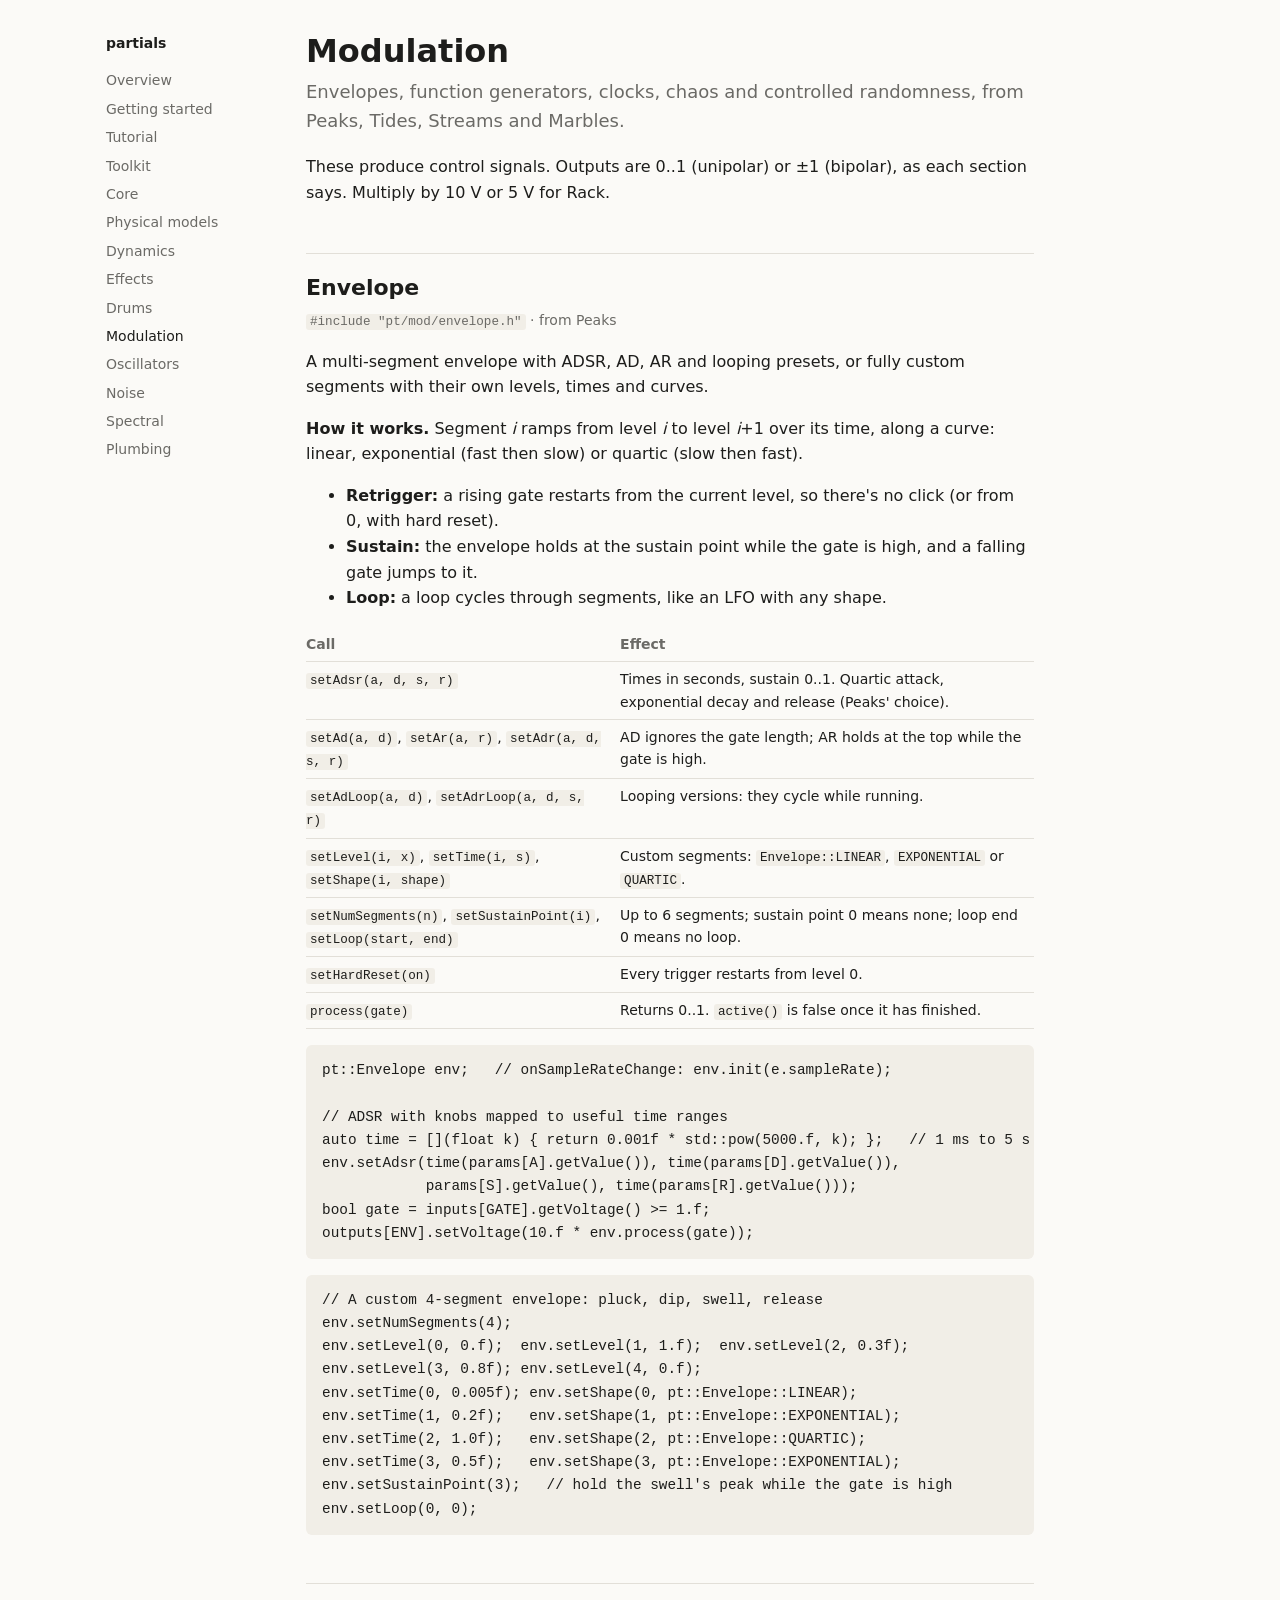
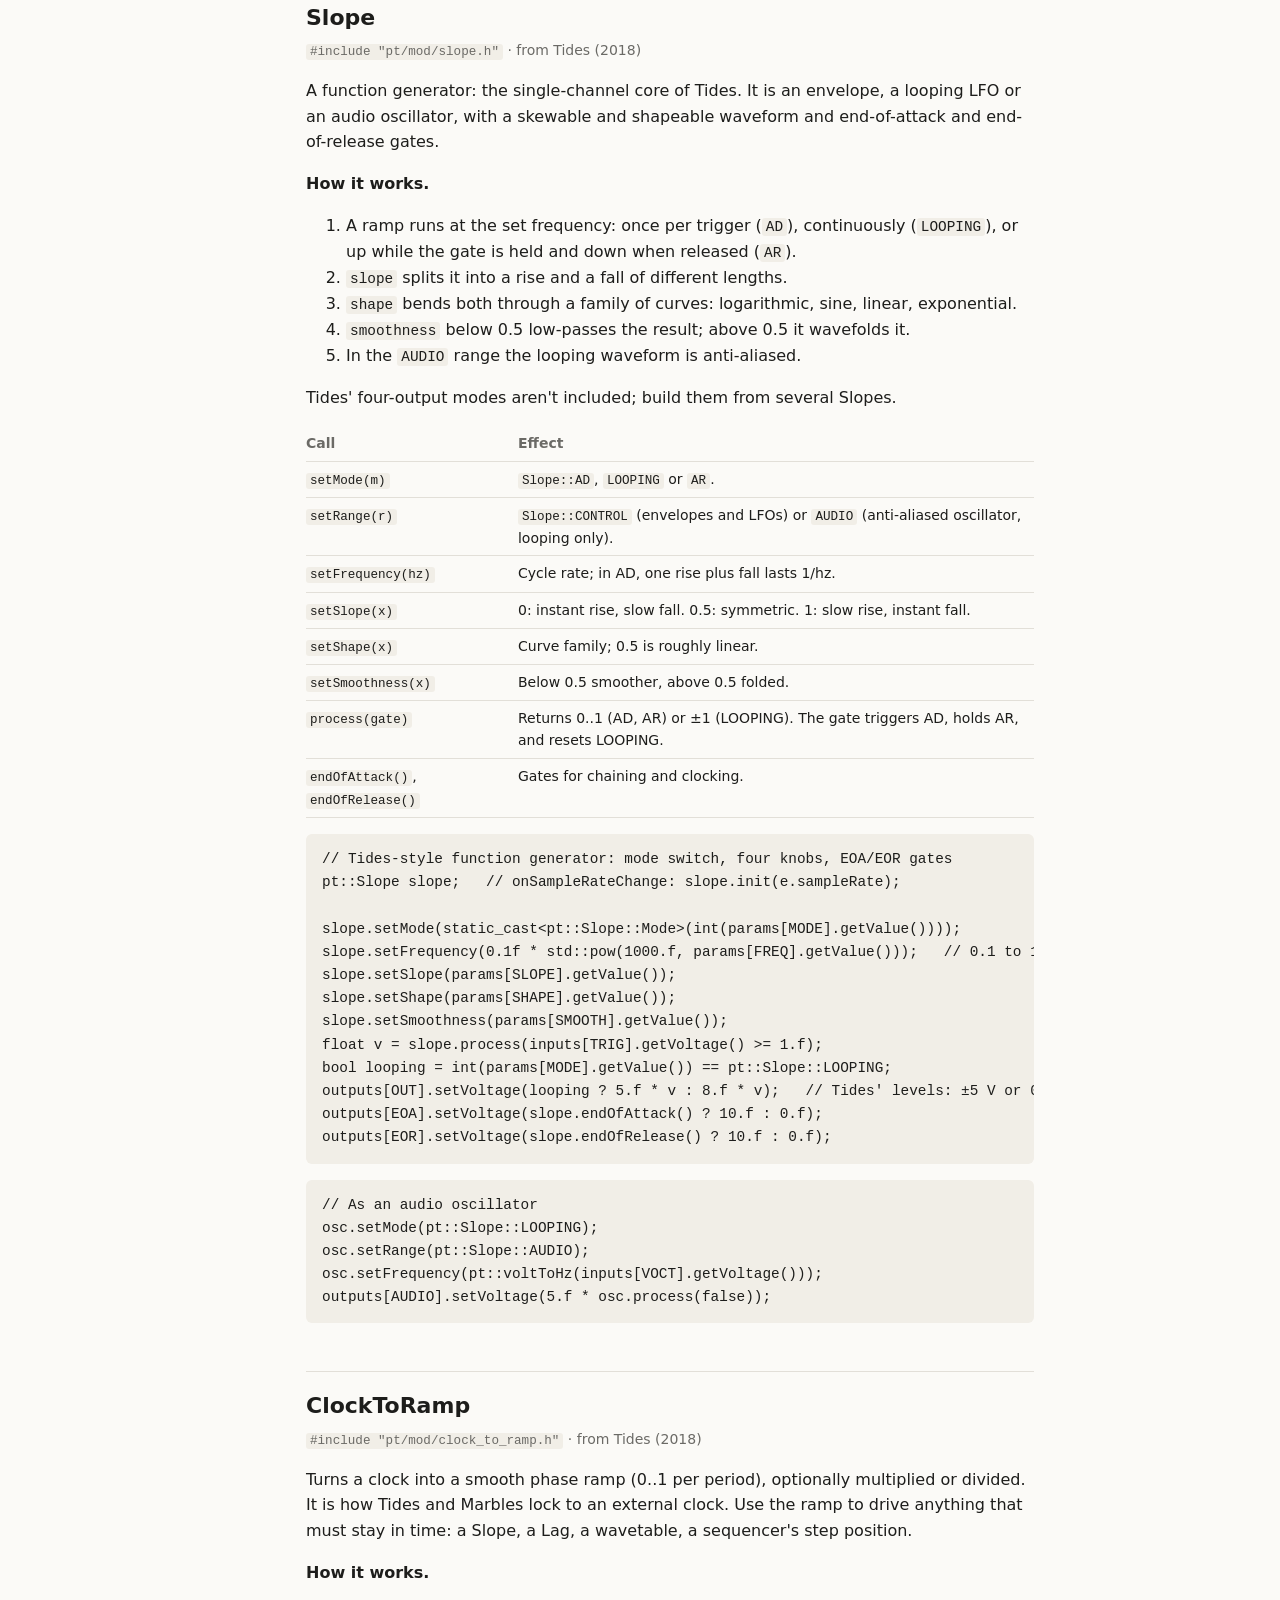
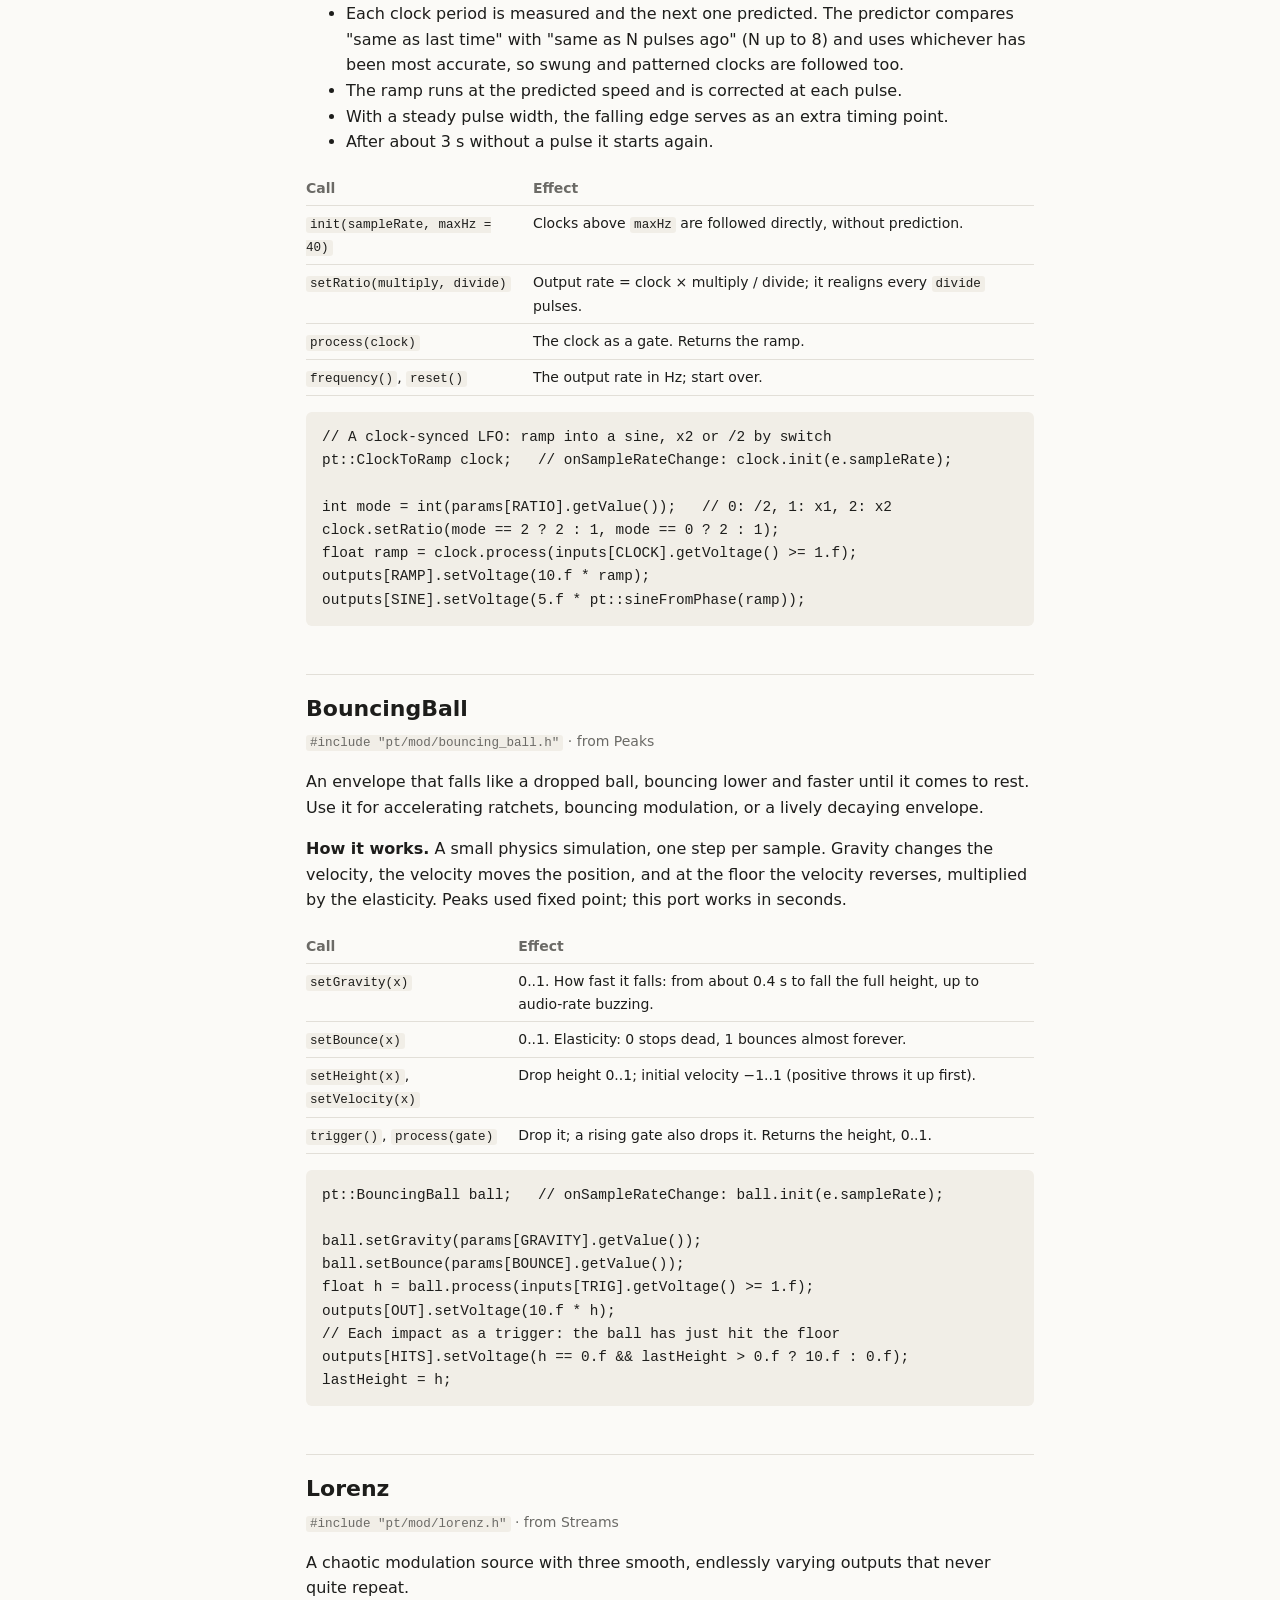
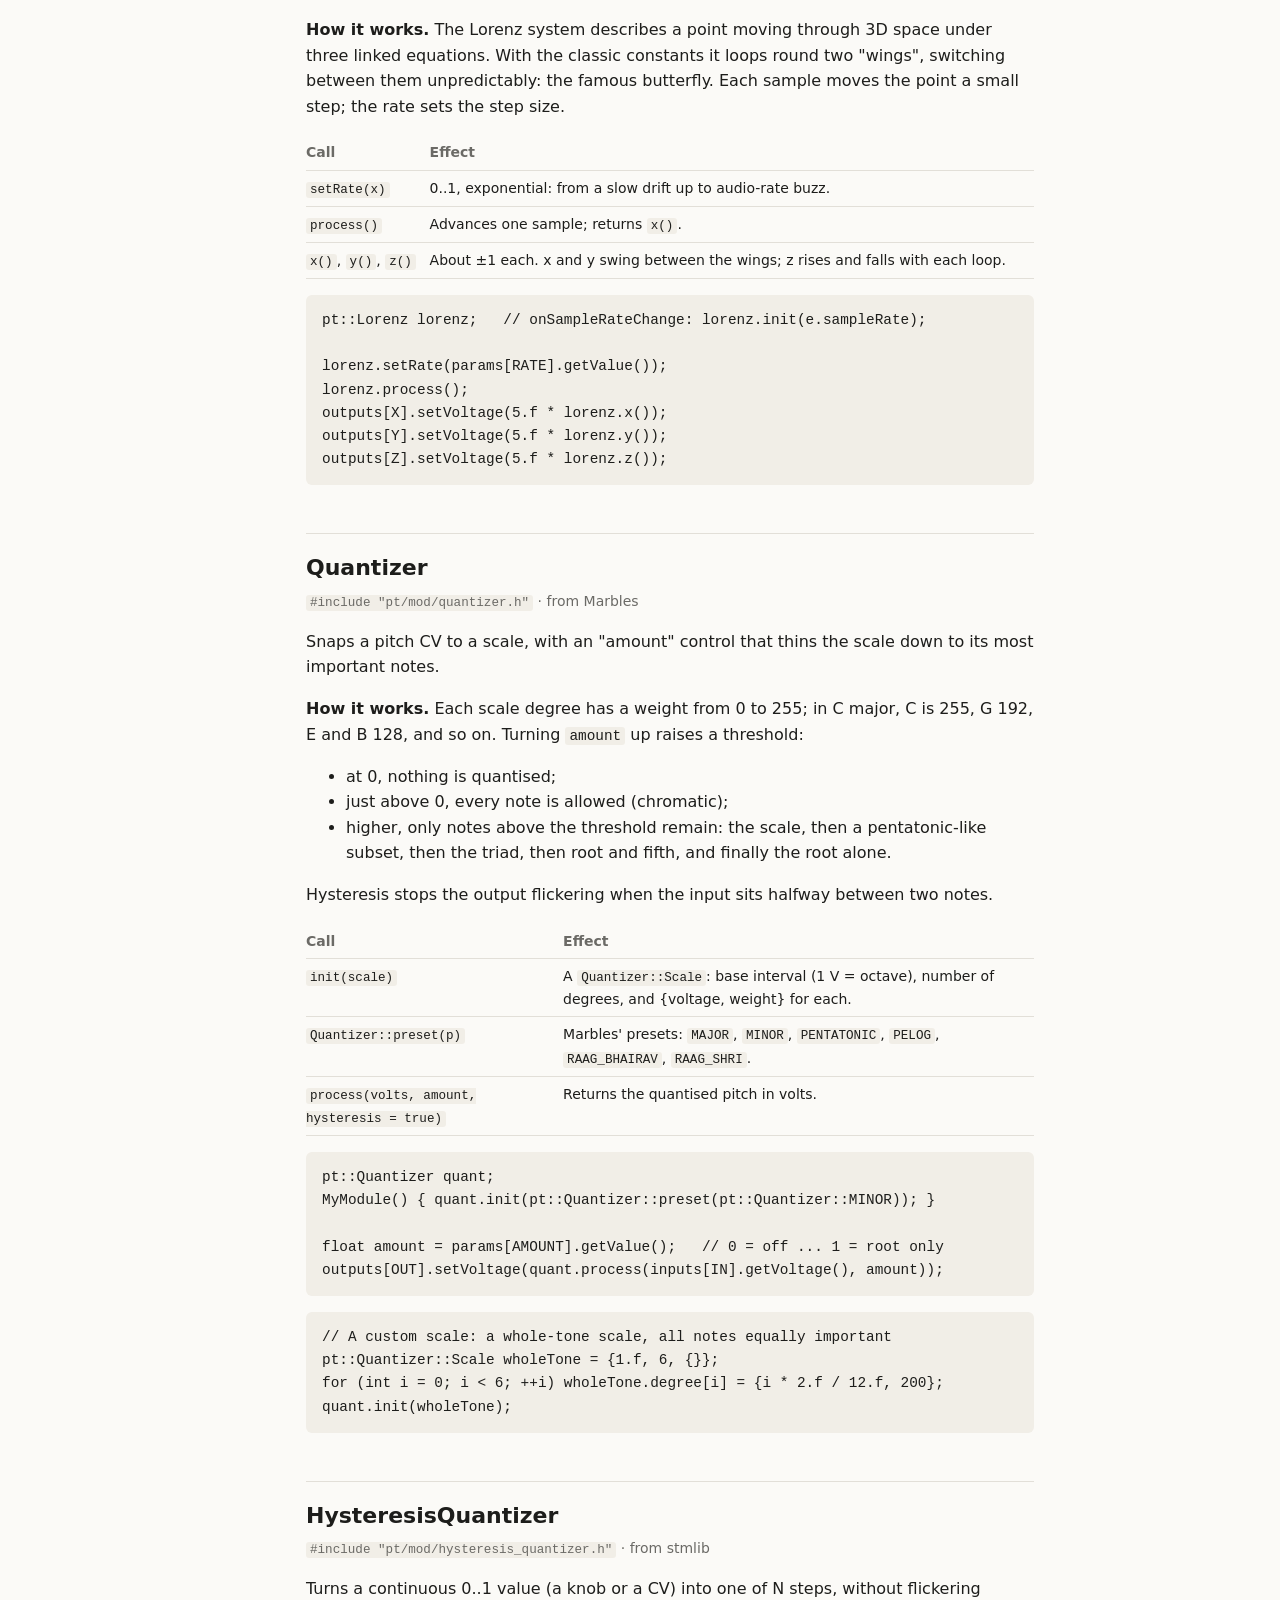
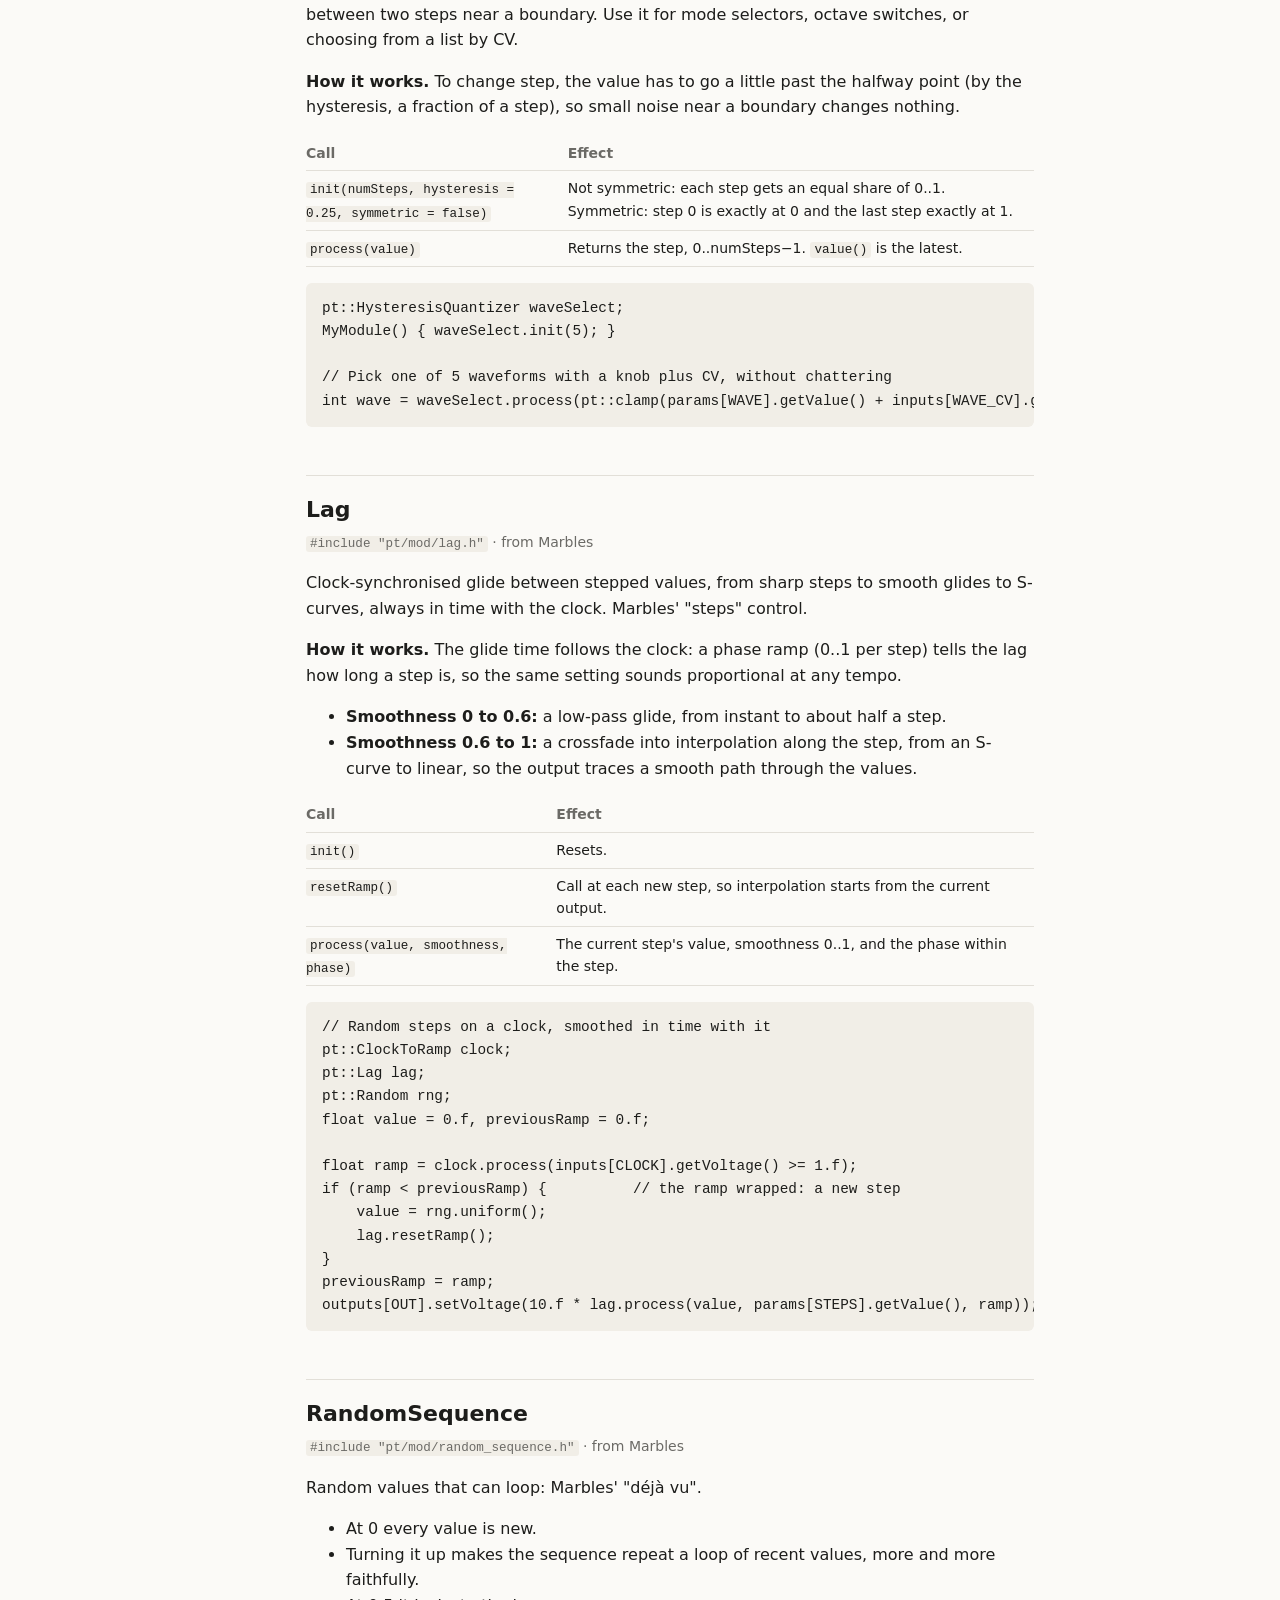
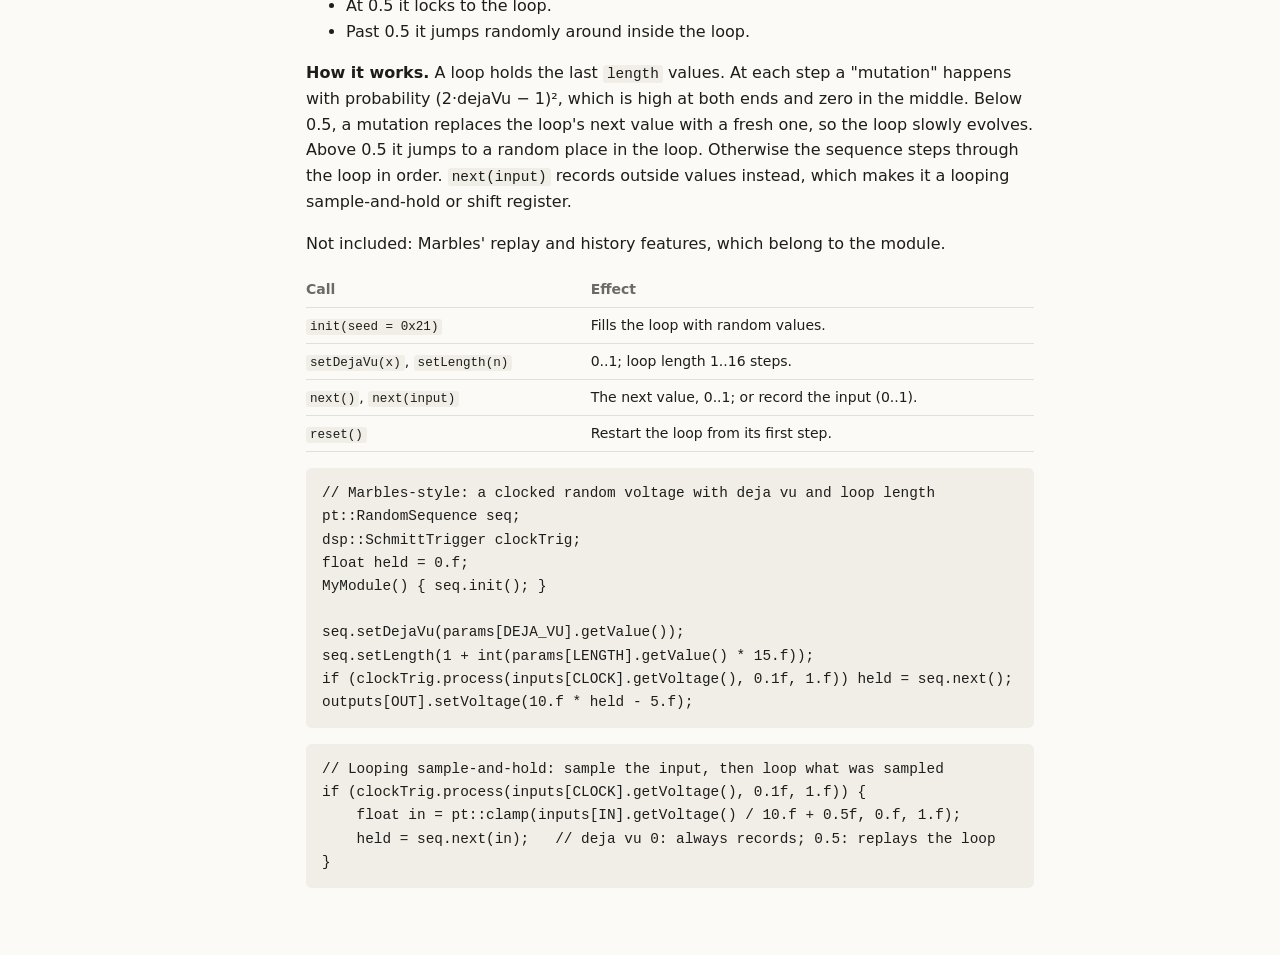
<file: docs/mod.html>
<!doctype html>
<html lang="en">
<head>
<meta charset="utf-8">
<meta name="viewport" content="width=device-width, initial-scale=1">
<title>Modulation · partials</title>
<link rel="stylesheet" href="style.css">
</head>
<body>
<div class="page">
<nav>
  <div class="title">partials</div>
  <a href="index.html">Overview</a>
  <a href="setup.html">Getting started</a>
  <a href="tutorial.html">Tutorial</a>
  <a href="toolkit.html">Toolkit</a>
  <a href="core.html">Core</a>
  <a href="physical.html">Physical models</a>
  <a href="dynamics.html">Dynamics</a>
  <a href="fx.html">Effects</a>
  <a href="drums.html">Drums</a>
  <a href="mod.html" class="here">Modulation</a>
  <a href="osc.html">Oscillators</a>
  <a href="noise.html">Noise</a>
  <a href="spectral.html">Spectral</a>
  <a href="plumbing.html">Plumbing</a>
</nav>
<main>

<h1>Modulation</h1>
<p class="lede">Envelopes, function generators, clocks, chaos and controlled randomness, from Peaks, Tides, Streams and Marbles.</p>
<p>These produce control signals. Outputs are 0..1 (unipolar) or ±1 (bipolar), as each section says. Multiply by 10 V or 5 V for Rack.</p>

<!-- ===================================================================== -->
<h2 id="mod-envelope">Envelope</h2>
<p class="origin"><code>#include "pt/mod/envelope.h"</code> · from Peaks</p>
<p>A multi-segment envelope with ADSR, AD, AR and looping presets, or fully custom segments with their own levels, times and curves.</p>
<p><strong>How it works.</strong> Segment <em>i</em> ramps from level <em>i</em> to level <em>i</em>+1 over its time, along a curve: linear, exponential (fast then slow) or quartic (slow then fast).</p>
<ul>
  <li><strong>Retrigger:</strong> a rising gate restarts from the current level, so there's no click (or from 0, with hard reset).</li>
  <li><strong>Sustain:</strong> the envelope holds at the sustain point while the gate is high, and a falling gate jumps to it.</li>
  <li><strong>Loop:</strong> a loop cycles through segments, like an LFO with any shape.</li>
</ul>
<table>
<tr><th>Call</th><th>Effect</th></tr>
<tr><td><code>setAdsr(a, d, s, r)</code></td><td>Times in seconds, sustain 0..1. Quartic attack, exponential decay and release (Peaks' choice).</td></tr>
<tr><td><code>setAd(a, d)</code>, <code>setAr(a, r)</code>, <code>setAdr(a, d, s, r)</code></td><td>AD ignores the gate length; AR holds at the top while the gate is high.</td></tr>
<tr><td><code>setAdLoop(a, d)</code>, <code>setAdrLoop(a, d, s, r)</code></td><td>Looping versions: they cycle while running.</td></tr>
<tr><td><code>setLevel(i, x)</code>, <code>setTime(i, s)</code>, <code>setShape(i, shape)</code></td><td>Custom segments: <code>Envelope::LINEAR</code>, <code>EXPONENTIAL</code> or <code>QUARTIC</code>.</td></tr>
<tr><td><code>setNumSegments(n)</code>, <code>setSustainPoint(i)</code>, <code>setLoop(start, end)</code></td><td>Up to 6 segments; sustain point 0 means none; loop end 0 means no loop.</td></tr>
<tr><td><code>setHardReset(on)</code></td><td>Every trigger restarts from level 0.</td></tr>
<tr><td><code>process(gate)</code></td><td>Returns 0..1. <code>active()</code> is false once it has finished.</td></tr>
</table>
<pre><code>pt::Envelope env;   // onSampleRateChange: env.init(e.sampleRate);

// ADSR with knobs mapped to useful time ranges
auto time = [](float k) { return 0.001f * std::pow(5000.f, k); };   // 1 ms to 5 s
env.setAdsr(time(params[A].getValue()), time(params[D].getValue()),
            params[S].getValue(), time(params[R].getValue()));
bool gate = inputs[GATE].getVoltage() &gt;= 1.f;
outputs[ENV].setVoltage(10.f * env.process(gate));</code></pre>
<pre><code>// A custom 4-segment envelope: pluck, dip, swell, release
env.setNumSegments(4);
env.setLevel(0, 0.f);  env.setLevel(1, 1.f);  env.setLevel(2, 0.3f);
env.setLevel(3, 0.8f); env.setLevel(4, 0.f);
env.setTime(0, 0.005f); env.setShape(0, pt::Envelope::LINEAR);
env.setTime(1, 0.2f);   env.setShape(1, pt::Envelope::EXPONENTIAL);
env.setTime(2, 1.0f);   env.setShape(2, pt::Envelope::QUARTIC);
env.setTime(3, 0.5f);   env.setShape(3, pt::Envelope::EXPONENTIAL);
env.setSustainPoint(3);   // hold the swell's peak while the gate is high
env.setLoop(0, 0);</code></pre>

<!-- ===================================================================== -->
<h2 id="mod-slope">Slope</h2>
<p class="origin"><code>#include "pt/mod/slope.h"</code> · from Tides (2018)</p>
<p>A function generator: the single-channel core of Tides. It is an envelope, a looping LFO or an audio oscillator, with a skewable and shapeable waveform and end-of-attack and end-of-release gates.</p>
<p><strong>How it works.</strong></p>
<ol>
  <li>A ramp runs at the set frequency: once per trigger (<code>AD</code>), continuously (<code>LOOPING</code>), or up while the gate is held and down when released (<code>AR</code>).</li>
  <li><code>slope</code> splits it into a rise and a fall of different lengths.</li>
  <li><code>shape</code> bends both through a family of curves: logarithmic, sine, linear, exponential.</li>
  <li><code>smoothness</code> below 0.5 low-passes the result; above 0.5 it wavefolds it.</li>
  <li>In the <code>AUDIO</code> range the looping waveform is anti-aliased.</li>
</ol>
<p>Tides' four-output modes aren't included; build them from several Slopes.</p>
<table>
<tr><th>Call</th><th>Effect</th></tr>
<tr><td><code>setMode(m)</code></td><td><code>Slope::AD</code>, <code>LOOPING</code> or <code>AR</code>.</td></tr>
<tr><td><code>setRange(r)</code></td><td><code>Slope::CONTROL</code> (envelopes and LFOs) or <code>AUDIO</code> (anti-aliased oscillator, looping only).</td></tr>
<tr><td><code>setFrequency(hz)</code></td><td>Cycle rate; in AD, one rise plus fall lasts 1/hz.</td></tr>
<tr><td><code>setSlope(x)</code></td><td>0: instant rise, slow fall. 0.5: symmetric. 1: slow rise, instant fall.</td></tr>
<tr><td><code>setShape(x)</code></td><td>Curve family; 0.5 is roughly linear.</td></tr>
<tr><td><code>setSmoothness(x)</code></td><td>Below 0.5 smoother, above 0.5 folded.</td></tr>
<tr><td><code>process(gate)</code></td><td>Returns 0..1 (AD, AR) or ±1 (LOOPING). The gate triggers AD, holds AR, and resets LOOPING.</td></tr>
<tr><td><code>endOfAttack()</code>, <code>endOfRelease()</code></td><td>Gates for chaining and clocking.</td></tr>
</table>
<pre><code>// Tides-style function generator: mode switch, four knobs, EOA/EOR gates
pt::Slope slope;   // onSampleRateChange: slope.init(e.sampleRate);

slope.setMode(static_cast&lt;pt::Slope::Mode&gt;(int(params[MODE].getValue())));
slope.setFrequency(0.1f * std::pow(1000.f, params[FREQ].getValue()));   // 0.1 to 100 Hz
slope.setSlope(params[SLOPE].getValue());
slope.setShape(params[SHAPE].getValue());
slope.setSmoothness(params[SMOOTH].getValue());
float v = slope.process(inputs[TRIG].getVoltage() &gt;= 1.f);
bool looping = int(params[MODE].getValue()) == pt::Slope::LOOPING;
outputs[OUT].setVoltage(looping ? 5.f * v : 8.f * v);   // Tides' levels: ±5 V or 0..8 V
outputs[EOA].setVoltage(slope.endOfAttack() ? 10.f : 0.f);
outputs[EOR].setVoltage(slope.endOfRelease() ? 10.f : 0.f);</code></pre>
<pre><code>// As an audio oscillator
osc.setMode(pt::Slope::LOOPING);
osc.setRange(pt::Slope::AUDIO);
osc.setFrequency(pt::voltToHz(inputs[VOCT].getVoltage()));
outputs[AUDIO].setVoltage(5.f * osc.process(false));</code></pre>

<!-- ===================================================================== -->
<h2 id="mod-clock_to_ramp">ClockToRamp</h2>
<p class="origin"><code>#include "pt/mod/clock_to_ramp.h"</code> · from Tides (2018)</p>
<p>Turns a clock into a smooth phase ramp (0..1 per period), optionally multiplied or divided. It is how Tides and Marbles lock to an external clock. Use the ramp to drive anything that must stay in time: a Slope, a Lag, a wavetable, a sequencer's step position.</p>
<p><strong>How it works.</strong></p>
<ul>
  <li>Each clock period is measured and the next one predicted. The predictor compares "same as last time" with "same as N pulses ago" (N up to 8) and uses whichever has been most accurate, so swung and patterned clocks are followed too.</li>
  <li>The ramp runs at the predicted speed and is corrected at each pulse.</li>
  <li>With a steady pulse width, the falling edge serves as an extra timing point.</li>
  <li>After about 3 s without a pulse it starts again.</li>
</ul>
<table>
<tr><th>Call</th><th>Effect</th></tr>
<tr><td><code>init(sampleRate, maxHz = 40)</code></td><td>Clocks above <code>maxHz</code> are followed directly, without prediction.</td></tr>
<tr><td><code>setRatio(multiply, divide)</code></td><td>Output rate = clock × multiply / divide; it realigns every <code>divide</code> pulses.</td></tr>
<tr><td><code>process(clock)</code></td><td>The clock as a gate. Returns the ramp.</td></tr>
<tr><td><code>frequency()</code>, <code>reset()</code></td><td>The output rate in Hz; start over.</td></tr>
</table>
<pre><code>// A clock-synced LFO: ramp into a sine, x2 or /2 by switch
pt::ClockToRamp clock;   // onSampleRateChange: clock.init(e.sampleRate);

int mode = int(params[RATIO].getValue());   // 0: /2, 1: x1, 2: x2
clock.setRatio(mode == 2 ? 2 : 1, mode == 0 ? 2 : 1);
float ramp = clock.process(inputs[CLOCK].getVoltage() &gt;= 1.f);
outputs[RAMP].setVoltage(10.f * ramp);
outputs[SINE].setVoltage(5.f * pt::sineFromPhase(ramp));</code></pre>

<!-- ===================================================================== -->
<h2 id="mod-bouncing_ball">BouncingBall</h2>
<p class="origin"><code>#include "pt/mod/bouncing_ball.h"</code> · from Peaks</p>
<p>An envelope that falls like a dropped ball, bouncing lower and faster until it comes to rest. Use it for accelerating ratchets, bouncing modulation, or a lively decaying envelope.</p>
<p><strong>How it works.</strong> A small physics simulation, one step per sample. Gravity changes the velocity, the velocity moves the position, and at the floor the velocity reverses, multiplied by the elasticity. Peaks used fixed point; this port works in seconds.</p>
<table>
<tr><th>Call</th><th>Effect</th></tr>
<tr><td><code>setGravity(x)</code></td><td>0..1. How fast it falls: from about 0.4 s to fall the full height, up to audio-rate buzzing.</td></tr>
<tr><td><code>setBounce(x)</code></td><td>0..1. Elasticity: 0 stops dead, 1 bounces almost forever.</td></tr>
<tr><td><code>setHeight(x)</code>, <code>setVelocity(x)</code></td><td>Drop height 0..1; initial velocity −1..1 (positive throws it up first).</td></tr>
<tr><td><code>trigger()</code>, <code>process(gate)</code></td><td>Drop it; a rising gate also drops it. Returns the height, 0..1.</td></tr>
</table>
<pre><code>pt::BouncingBall ball;   // onSampleRateChange: ball.init(e.sampleRate);

ball.setGravity(params[GRAVITY].getValue());
ball.setBounce(params[BOUNCE].getValue());
float h = ball.process(inputs[TRIG].getVoltage() &gt;= 1.f);
outputs[OUT].setVoltage(10.f * h);
// Each impact as a trigger: the ball has just hit the floor
outputs[HITS].setVoltage(h == 0.f &amp;&amp; lastHeight &gt; 0.f ? 10.f : 0.f);
lastHeight = h;</code></pre>

<!-- ===================================================================== -->
<h2 id="mod-lorenz">Lorenz</h2>
<p class="origin"><code>#include "pt/mod/lorenz.h"</code> · from Streams</p>
<p>A chaotic modulation source with three smooth, endlessly varying outputs that never quite repeat.</p>
<p><strong>How it works.</strong> The Lorenz system describes a point moving through 3D space under three linked equations. With the classic constants it loops round two "wings", switching between them unpredictably: the famous butterfly. Each sample moves the point a small step; the rate sets the step size.</p>
<table>
<tr><th>Call</th><th>Effect</th></tr>
<tr><td><code>setRate(x)</code></td><td>0..1, exponential: from a slow drift up to audio-rate buzz.</td></tr>
<tr><td><code>process()</code></td><td>Advances one sample; returns <code>x()</code>.</td></tr>
<tr><td><code>x()</code>, <code>y()</code>, <code>z()</code></td><td>About ±1 each. x and y swing between the wings; z rises and falls with each loop.</td></tr>
</table>
<pre><code>pt::Lorenz lorenz;   // onSampleRateChange: lorenz.init(e.sampleRate);

lorenz.setRate(params[RATE].getValue());
lorenz.process();
outputs[X].setVoltage(5.f * lorenz.x());
outputs[Y].setVoltage(5.f * lorenz.y());
outputs[Z].setVoltage(5.f * lorenz.z());</code></pre>

<!-- ===================================================================== -->
<h2 id="mod-quantizer">Quantizer</h2>
<p class="origin"><code>#include "pt/mod/quantizer.h"</code> · from Marbles</p>
<p>Snaps a pitch CV to a scale, with an "amount" control that thins the scale down to its most important notes.</p>
<p><strong>How it works.</strong> Each scale degree has a weight from 0 to 255; in C major, C is 255, G 192, E and B 128, and so on. Turning <code>amount</code> up raises a threshold:</p>
<ul>
  <li>at 0, nothing is quantised;</li>
  <li>just above 0, every note is allowed (chromatic);</li>
  <li>higher, only notes above the threshold remain: the scale, then a pentatonic-like subset, then the triad, then root and fifth, and finally the root alone.</li>
</ul>
<p>Hysteresis stops the output flickering when the input sits halfway between two notes.</p>
<table>
<tr><th>Call</th><th>Effect</th></tr>
<tr><td><code>init(scale)</code></td><td>A <code>Quantizer::Scale</code>: base interval (1 V = octave), number of degrees, and {voltage, weight} for each.</td></tr>
<tr><td><code>Quantizer::preset(p)</code></td><td>Marbles' presets: <code>MAJOR</code>, <code>MINOR</code>, <code>PENTATONIC</code>, <code>PELOG</code>, <code>RAAG_BHAIRAV</code>, <code>RAAG_SHRI</code>.</td></tr>
<tr><td><code>process(volts, amount, hysteresis = true)</code></td><td>Returns the quantised pitch in volts.</td></tr>
</table>
<pre><code>pt::Quantizer quant;
MyModule() { quant.init(pt::Quantizer::preset(pt::Quantizer::MINOR)); }

float amount = params[AMOUNT].getValue();   // 0 = off ... 1 = root only
outputs[OUT].setVoltage(quant.process(inputs[IN].getVoltage(), amount));</code></pre>
<pre><code>// A custom scale: a whole-tone scale, all notes equally important
pt::Quantizer::Scale wholeTone = {1.f, 6, {}};
for (int i = 0; i &lt; 6; ++i) wholeTone.degree[i] = {i * 2.f / 12.f, 200};
quant.init(wholeTone);</code></pre>

<!-- ===================================================================== -->
<h2 id="mod-hysteresis_quantizer">HysteresisQuantizer</h2>
<p class="origin"><code>#include "pt/mod/hysteresis_quantizer.h"</code> · from stmlib</p>
<p>Turns a continuous 0..1 value (a knob or a CV) into one of N steps, without flickering between two steps near a boundary. Use it for mode selectors, octave switches, or choosing from a list by CV.</p>
<p><strong>How it works.</strong> To change step, the value has to go a little past the halfway point (by the hysteresis, a fraction of a step), so small noise near a boundary changes nothing.</p>
<table>
<tr><th>Call</th><th>Effect</th></tr>
<tr><td><code>init(numSteps, hysteresis = 0.25, symmetric = false)</code></td><td>Not symmetric: each step gets an equal share of 0..1. Symmetric: step 0 is exactly at 0 and the last step exactly at 1.</td></tr>
<tr><td><code>process(value)</code></td><td>Returns the step, 0..numSteps−1. <code>value()</code> is the latest.</td></tr>
</table>
<pre><code>pt::HysteresisQuantizer waveSelect;
MyModule() { waveSelect.init(5); }

// Pick one of 5 waveforms with a knob plus CV, without chattering
int wave = waveSelect.process(pt::clamp(params[WAVE].getValue() + inputs[WAVE_CV].getVoltage() / 10.f, 0.f, 1.f));</code></pre>

<!-- ===================================================================== -->
<h2 id="mod-lag">Lag</h2>
<p class="origin"><code>#include "pt/mod/lag.h"</code> · from Marbles</p>
<p>Clock-synchronised glide between stepped values, from sharp steps to smooth glides to S-curves, always in time with the clock. Marbles' "steps" control.</p>
<p><strong>How it works.</strong> The glide time follows the clock: a phase ramp (0..1 per step) tells the lag how long a step is, so the same setting sounds proportional at any tempo.</p>
<ul>
  <li><strong>Smoothness 0 to 0.6:</strong> a low-pass glide, from instant to about half a step.</li>
  <li><strong>Smoothness 0.6 to 1:</strong> a crossfade into interpolation along the step, from an S-curve to linear, so the output traces a smooth path through the values.</li>
</ul>
<table>
<tr><th>Call</th><th>Effect</th></tr>
<tr><td><code>init()</code></td><td>Resets.</td></tr>
<tr><td><code>resetRamp()</code></td><td>Call at each new step, so interpolation starts from the current output.</td></tr>
<tr><td><code>process(value, smoothness, phase)</code></td><td>The current step's value, smoothness 0..1, and the phase within the step.</td></tr>
</table>
<pre><code>// Random steps on a clock, smoothed in time with it
pt::ClockToRamp clock;
pt::Lag lag;
pt::Random rng;
float value = 0.f, previousRamp = 0.f;

float ramp = clock.process(inputs[CLOCK].getVoltage() &gt;= 1.f);
if (ramp &lt; previousRamp) {          // the ramp wrapped: a new step
    value = rng.uniform();
    lag.resetRamp();
}
previousRamp = ramp;
outputs[OUT].setVoltage(10.f * lag.process(value, params[STEPS].getValue(), ramp));</code></pre>

<!-- ===================================================================== -->
<h2 id="mod-random_sequence">RandomSequence</h2>
<p class="origin"><code>#include "pt/mod/random_sequence.h"</code> · from Marbles</p>
<p>Random values that can loop: Marbles' "déjà vu".</p>
<ul>
  <li>At 0 every value is new.</li>
  <li>Turning it up makes the sequence repeat a loop of recent values, more and more faithfully.</li>
  <li>At 0.5 it locks to the loop.</li>
  <li>Past 0.5 it jumps randomly around inside the loop.</li>
</ul>
<p><strong>How it works.</strong> A loop holds the last <code>length</code> values. At each step a "mutation" happens with probability (2·dejaVu − 1)², which is high at both ends and zero in the middle. Below 0.5, a mutation replaces the loop's next value with a fresh one, so the loop slowly evolves. Above 0.5 it jumps to a random place in the loop. Otherwise the sequence steps through the loop in order. <code>next(input)</code> records outside values instead, which makes it a looping sample-and-hold or shift register.</p>
<p>Not included: Marbles' replay and history features, which belong to the module.</p>
<table>
<tr><th>Call</th><th>Effect</th></tr>
<tr><td><code>init(seed = 0x21)</code></td><td>Fills the loop with random values.</td></tr>
<tr><td><code>setDejaVu(x)</code>, <code>setLength(n)</code></td><td>0..1; loop length 1..16 steps.</td></tr>
<tr><td><code>next()</code>, <code>next(input)</code></td><td>The next value, 0..1; or record the input (0..1).</td></tr>
<tr><td><code>reset()</code></td><td>Restart the loop from its first step.</td></tr>
</table>
<pre><code>// Marbles-style: a clocked random voltage with deja vu and loop length
pt::RandomSequence seq;
dsp::SchmittTrigger clockTrig;
float held = 0.f;
MyModule() { seq.init(); }

seq.setDejaVu(params[DEJA_VU].getValue());
seq.setLength(1 + int(params[LENGTH].getValue() * 15.f));
if (clockTrig.process(inputs[CLOCK].getVoltage(), 0.1f, 1.f)) held = seq.next();
outputs[OUT].setVoltage(10.f * held - 5.f);</code></pre>
<pre><code>// Looping sample-and-hold: sample the input, then loop what was sampled
if (clockTrig.process(inputs[CLOCK].getVoltage(), 0.1f, 1.f)) {
    float in = pt::clamp(inputs[IN].getVoltage() / 10.f + 0.5f, 0.f, 1.f);
    held = seq.next(in);   // deja vu 0: always records; 0.5: replays the loop
}</code></pre>

</main>
</div>
</body>
</html>
</file>
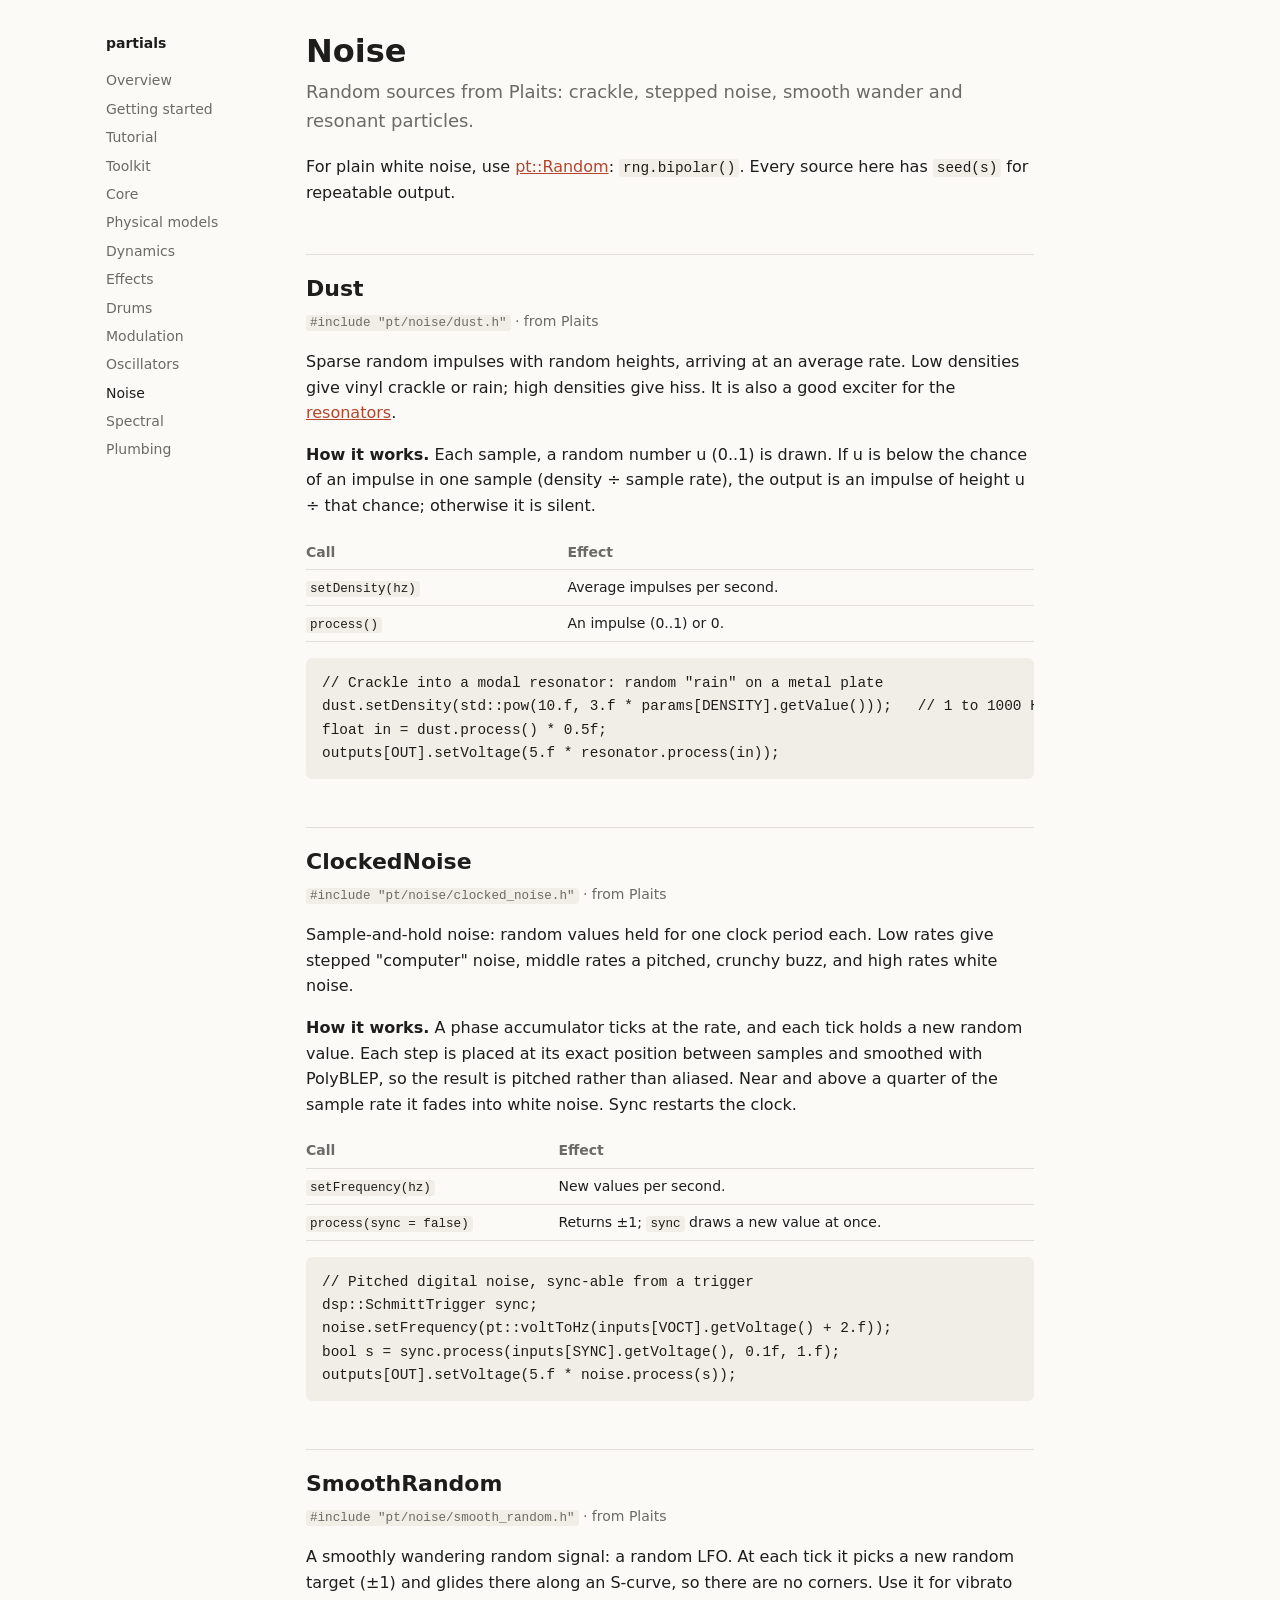
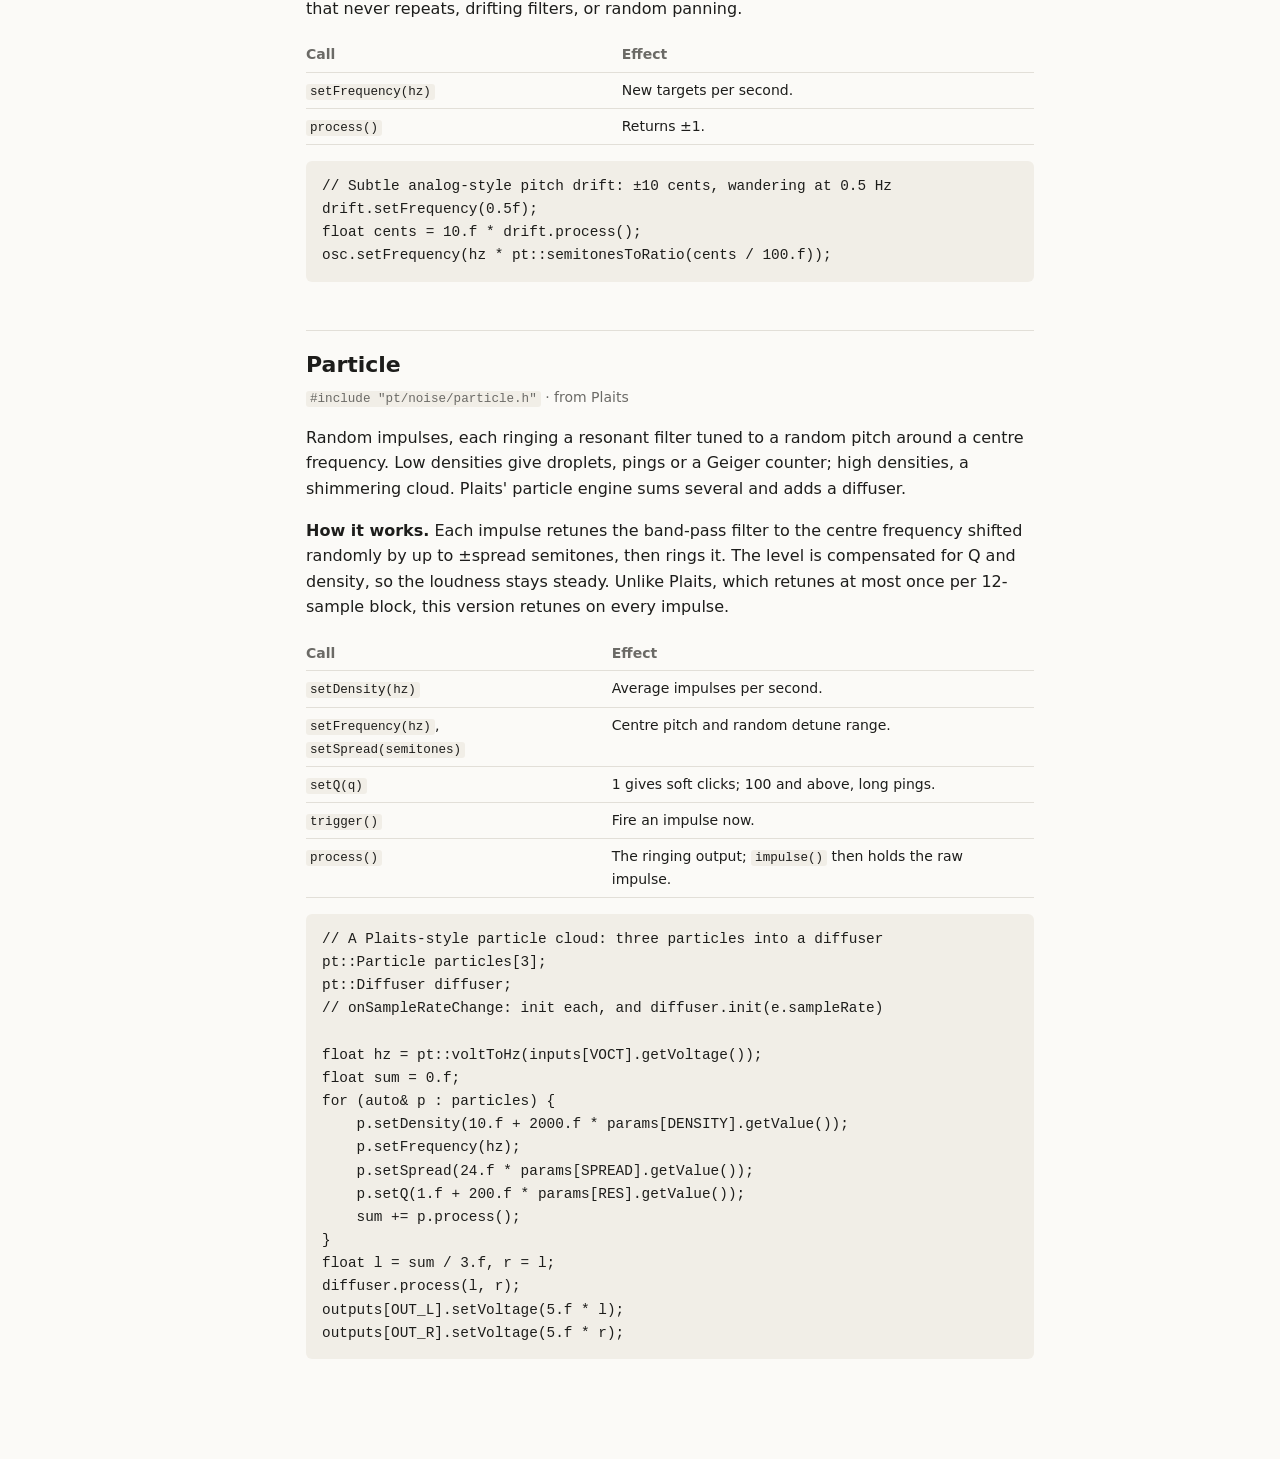
<file: docs/noise.html>
<!doctype html>
<html lang="en">
<head>
<meta charset="utf-8">
<meta name="viewport" content="width=device-width, initial-scale=1">
<title>Noise · partials</title>
<link rel="stylesheet" href="style.css">
</head>
<body>
<div class="page">
<nav>
  <div class="title">partials</div>
  <a href="index.html">Overview</a>
  <a href="setup.html">Getting started</a>
  <a href="tutorial.html">Tutorial</a>
  <a href="toolkit.html">Toolkit</a>
  <a href="core.html">Core</a>
  <a href="physical.html">Physical models</a>
  <a href="dynamics.html">Dynamics</a>
  <a href="fx.html">Effects</a>
  <a href="drums.html">Drums</a>
  <a href="mod.html">Modulation</a>
  <a href="osc.html">Oscillators</a>
  <a href="noise.html" class="here">Noise</a>
  <a href="spectral.html">Spectral</a>
  <a href="plumbing.html">Plumbing</a>
</nav>
<main>

<h1>Noise</h1>
<p class="lede">Random sources from Plaits: crackle, stepped noise, smooth wander and resonant particles.</p>
<p>For plain white noise, use <a href="core.html#core-random">pt::Random</a>: <code>rng.bipolar()</code>. Every source here has <code>seed(s)</code> for repeatable output.</p>

<!-- ===================================================================== -->
<h2 id="noise-dust">Dust</h2>
<p class="origin"><code>#include "pt/noise/dust.h"</code> · from Plaits</p>
<p>Sparse random impulses with random heights, arriving at an average rate. Low densities give vinyl crackle or rain; high densities give hiss. It is also a good exciter for the <a href="physical.html">resonators</a>.</p>
<p><strong>How it works.</strong> Each sample, a random number u (0..1) is drawn. If u is below the chance of an impulse in one sample (density ÷ sample rate), the output is an impulse of height u ÷ that chance; otherwise it is silent.</p>
<table>
<tr><th>Call</th><th>Effect</th></tr>
<tr><td><code>setDensity(hz)</code></td><td>Average impulses per second.</td></tr>
<tr><td><code>process()</code></td><td>An impulse (0..1) or 0.</td></tr>
</table>
<pre><code>// Crackle into a modal resonator: random "rain" on a metal plate
dust.setDensity(std::pow(10.f, 3.f * params[DENSITY].getValue()));   // 1 to 1000 Hz
float in = dust.process() * 0.5f;
outputs[OUT].setVoltage(5.f * resonator.process(in));</code></pre>

<!-- ===================================================================== -->
<h2 id="noise-clocked_noise">ClockedNoise</h2>
<p class="origin"><code>#include "pt/noise/clocked_noise.h"</code> · from Plaits</p>
<p>Sample-and-hold noise: random values held for one clock period each. Low rates give stepped "computer" noise, middle rates a pitched, crunchy buzz, and high rates white noise.</p>
<p><strong>How it works.</strong> A phase accumulator ticks at the rate, and each tick holds a new random value. Each step is placed at its exact position between samples and smoothed with PolyBLEP, so the result is pitched rather than aliased. Near and above a quarter of the sample rate it fades into white noise. Sync restarts the clock.</p>
<table>
<tr><th>Call</th><th>Effect</th></tr>
<tr><td><code>setFrequency(hz)</code></td><td>New values per second.</td></tr>
<tr><td><code>process(sync = false)</code></td><td>Returns ±1; <code>sync</code> draws a new value at once.</td></tr>
</table>
<pre><code>// Pitched digital noise, sync-able from a trigger
dsp::SchmittTrigger sync;
noise.setFrequency(pt::voltToHz(inputs[VOCT].getVoltage() + 2.f));
bool s = sync.process(inputs[SYNC].getVoltage(), 0.1f, 1.f);
outputs[OUT].setVoltage(5.f * noise.process(s));</code></pre>

<!-- ===================================================================== -->
<h2 id="noise-smooth_random">SmoothRandom</h2>
<p class="origin"><code>#include "pt/noise/smooth_random.h"</code> · from Plaits</p>
<p>A smoothly wandering random signal: a random LFO. At each tick it picks a new random target (±1) and glides there along an S-curve, so there are no corners. Use it for vibrato that never repeats, drifting filters, or random panning.</p>
<table>
<tr><th>Call</th><th>Effect</th></tr>
<tr><td><code>setFrequency(hz)</code></td><td>New targets per second.</td></tr>
<tr><td><code>process()</code></td><td>Returns ±1.</td></tr>
</table>
<pre><code>// Subtle analog-style pitch drift: ±10 cents, wandering at 0.5 Hz
drift.setFrequency(0.5f);
float cents = 10.f * drift.process();
osc.setFrequency(hz * pt::semitonesToRatio(cents / 100.f));</code></pre>

<!-- ===================================================================== -->
<h2 id="noise-particle">Particle</h2>
<p class="origin"><code>#include "pt/noise/particle.h"</code> · from Plaits</p>
<p>Random impulses, each ringing a resonant filter tuned to a random pitch around a centre frequency. Low densities give droplets, pings or a Geiger counter; high densities, a shimmering cloud. Plaits' particle engine sums several and adds a diffuser.</p>
<p><strong>How it works.</strong> Each impulse retunes the band-pass filter to the centre frequency shifted randomly by up to ±spread semitones, then rings it. The level is compensated for Q and density, so the loudness stays steady. Unlike Plaits, which retunes at most once per 12-sample block, this version retunes on every impulse.</p>
<table>
<tr><th>Call</th><th>Effect</th></tr>
<tr><td><code>setDensity(hz)</code></td><td>Average impulses per second.</td></tr>
<tr><td><code>setFrequency(hz)</code>, <code>setSpread(semitones)</code></td><td>Centre pitch and random detune range.</td></tr>
<tr><td><code>setQ(q)</code></td><td>1 gives soft clicks; 100 and above, long pings.</td></tr>
<tr><td><code>trigger()</code></td><td>Fire an impulse now.</td></tr>
<tr><td><code>process()</code></td><td>The ringing output; <code>impulse()</code> then holds the raw impulse.</td></tr>
</table>
<pre><code>// A Plaits-style particle cloud: three particles into a diffuser
pt::Particle particles[3];
pt::Diffuser diffuser;
// onSampleRateChange: init each, and diffuser.init(e.sampleRate)

float hz = pt::voltToHz(inputs[VOCT].getVoltage());
float sum = 0.f;
for (auto&amp; p : particles) {
    p.setDensity(10.f + 2000.f * params[DENSITY].getValue());
    p.setFrequency(hz);
    p.setSpread(24.f * params[SPREAD].getValue());
    p.setQ(1.f + 200.f * params[RES].getValue());
    sum += p.process();
}
float l = sum / 3.f, r = l;
diffuser.process(l, r);
outputs[OUT_L].setVoltage(5.f * l);
outputs[OUT_R].setVoltage(5.f * r);</code></pre>

</main>
</div>
</body>
</html>
</file>
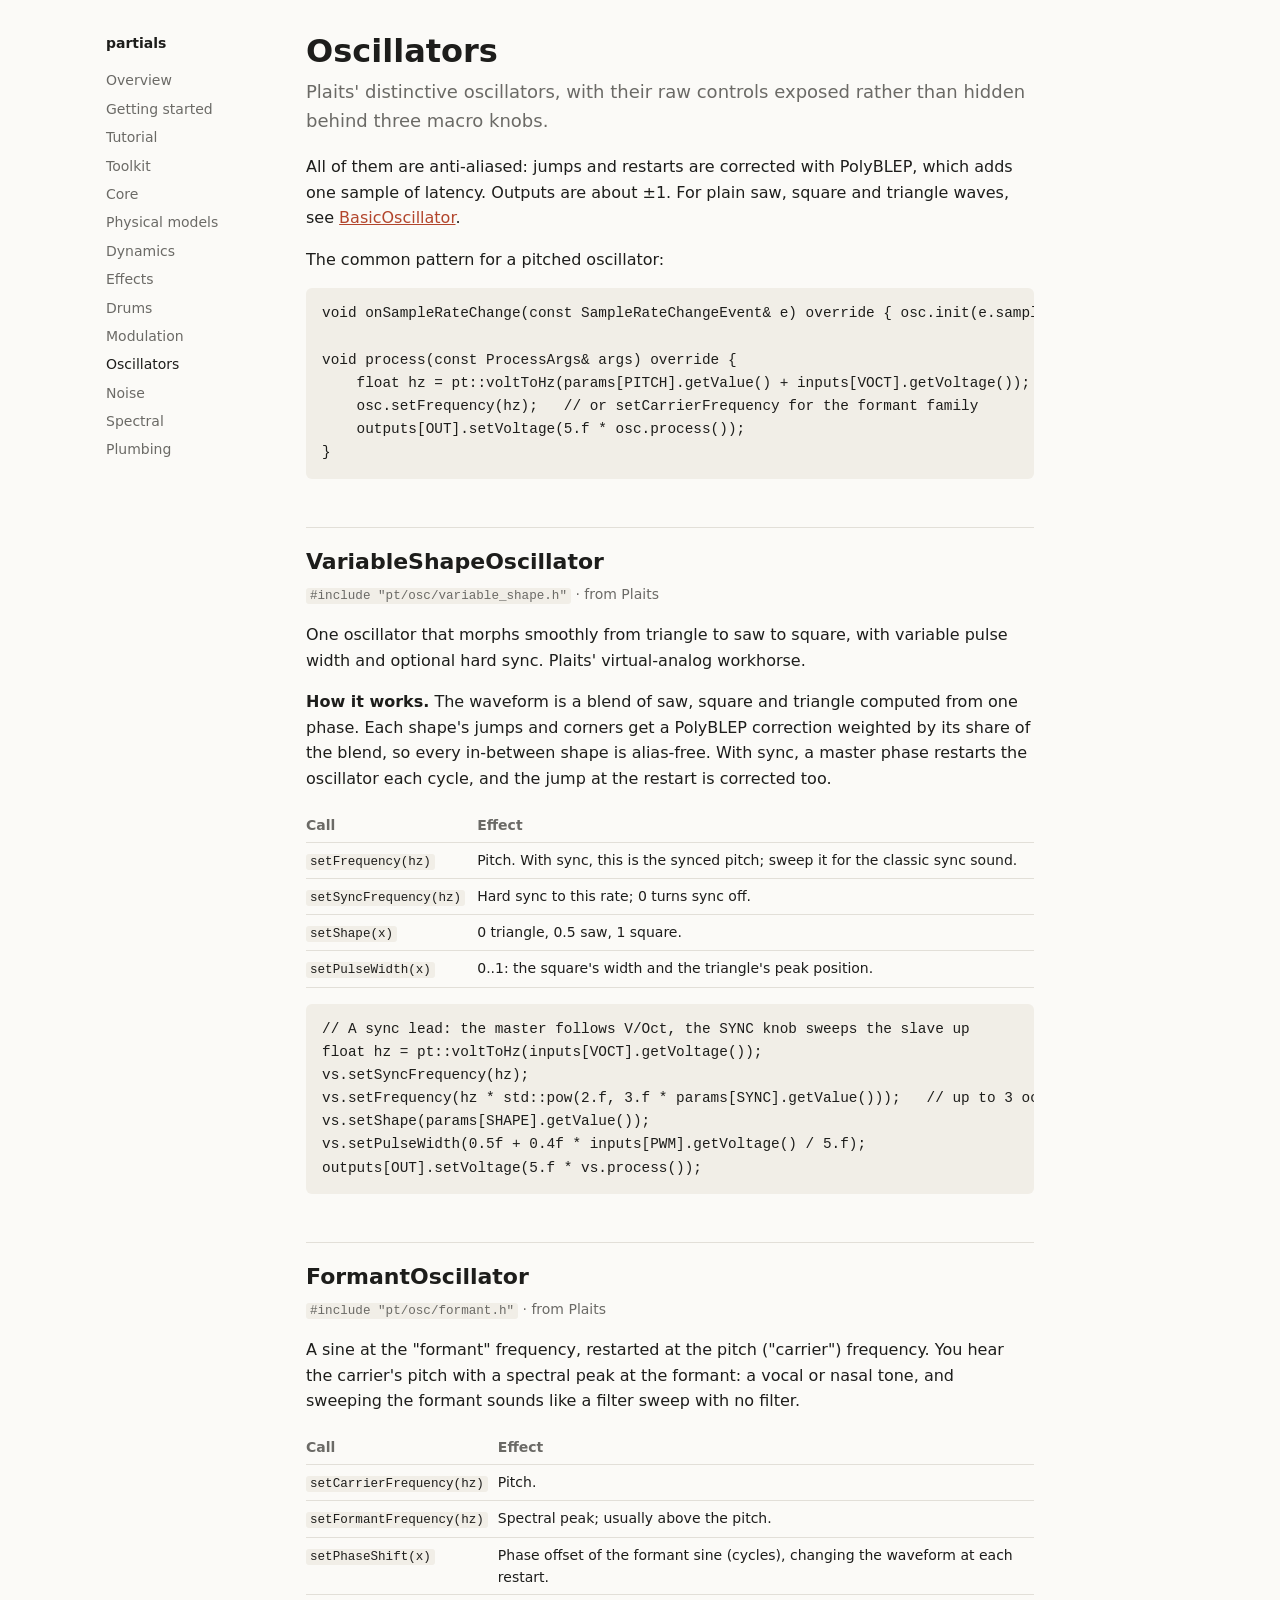
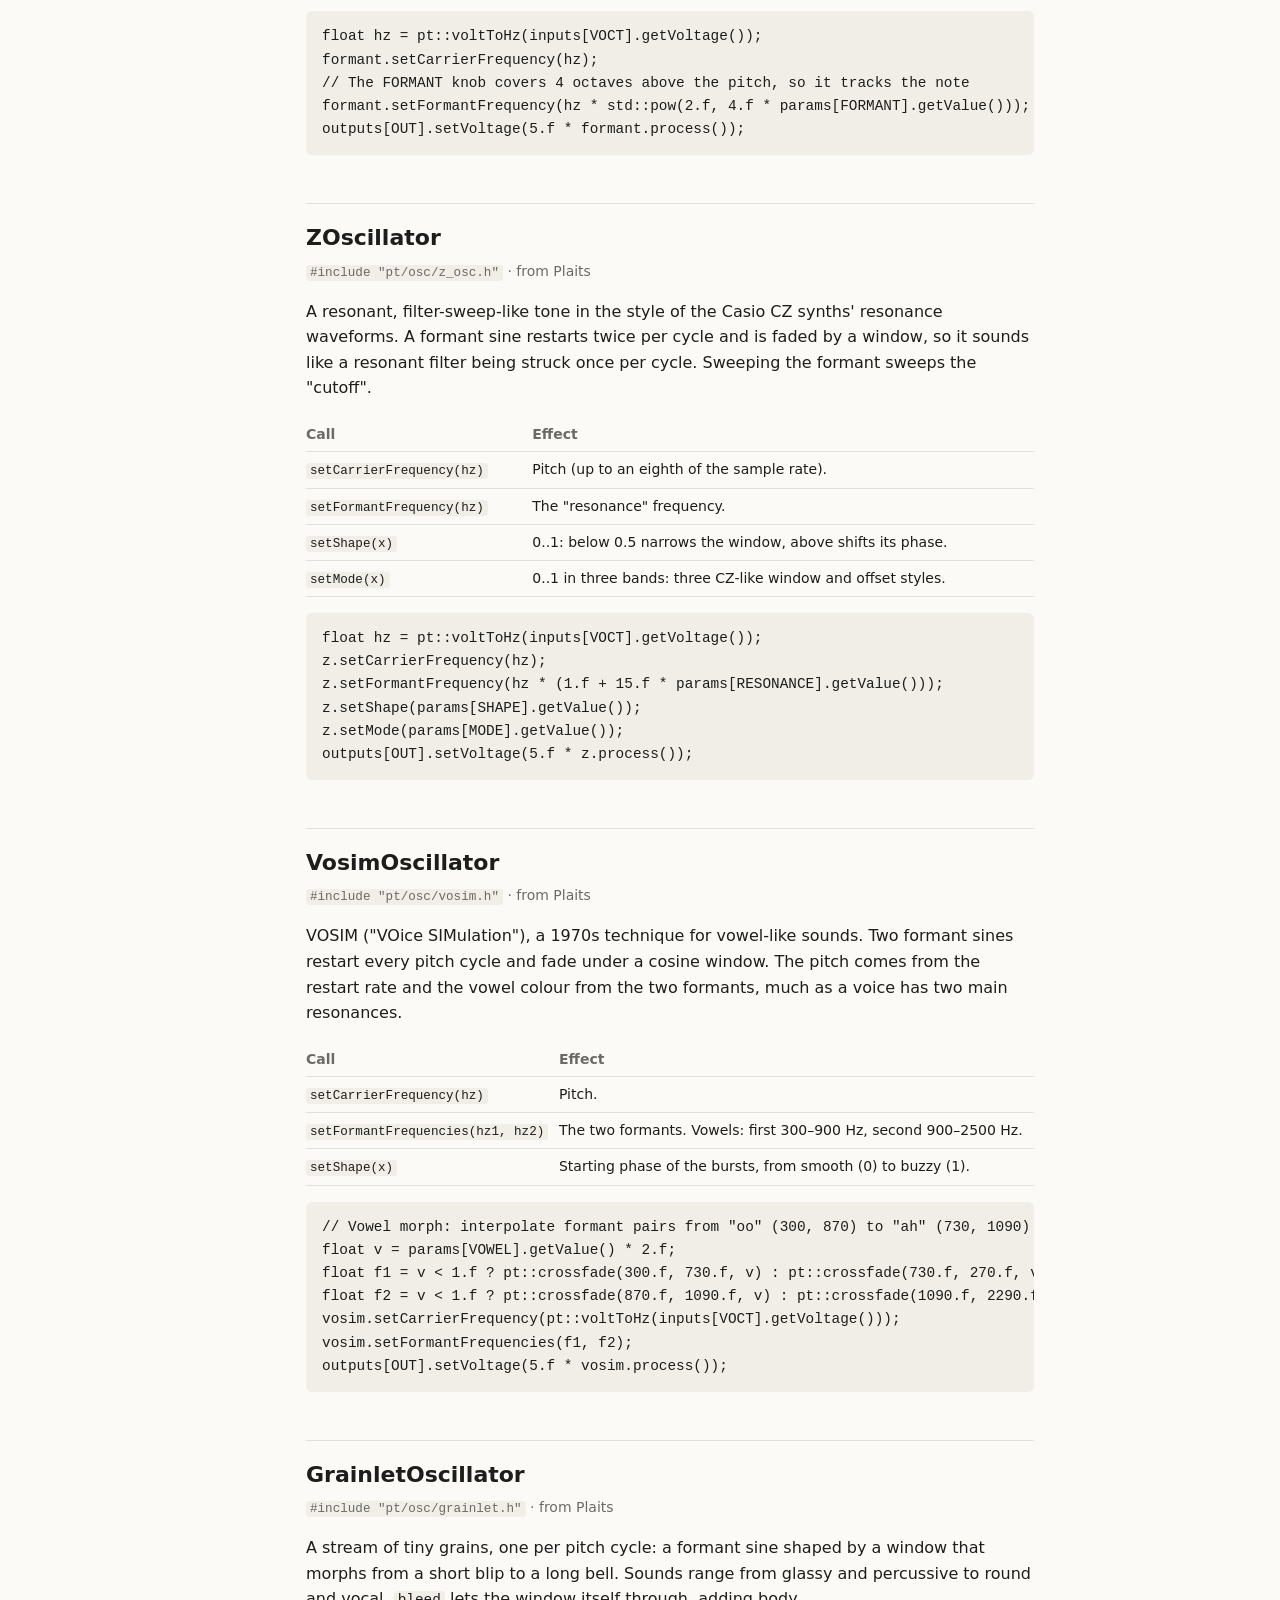
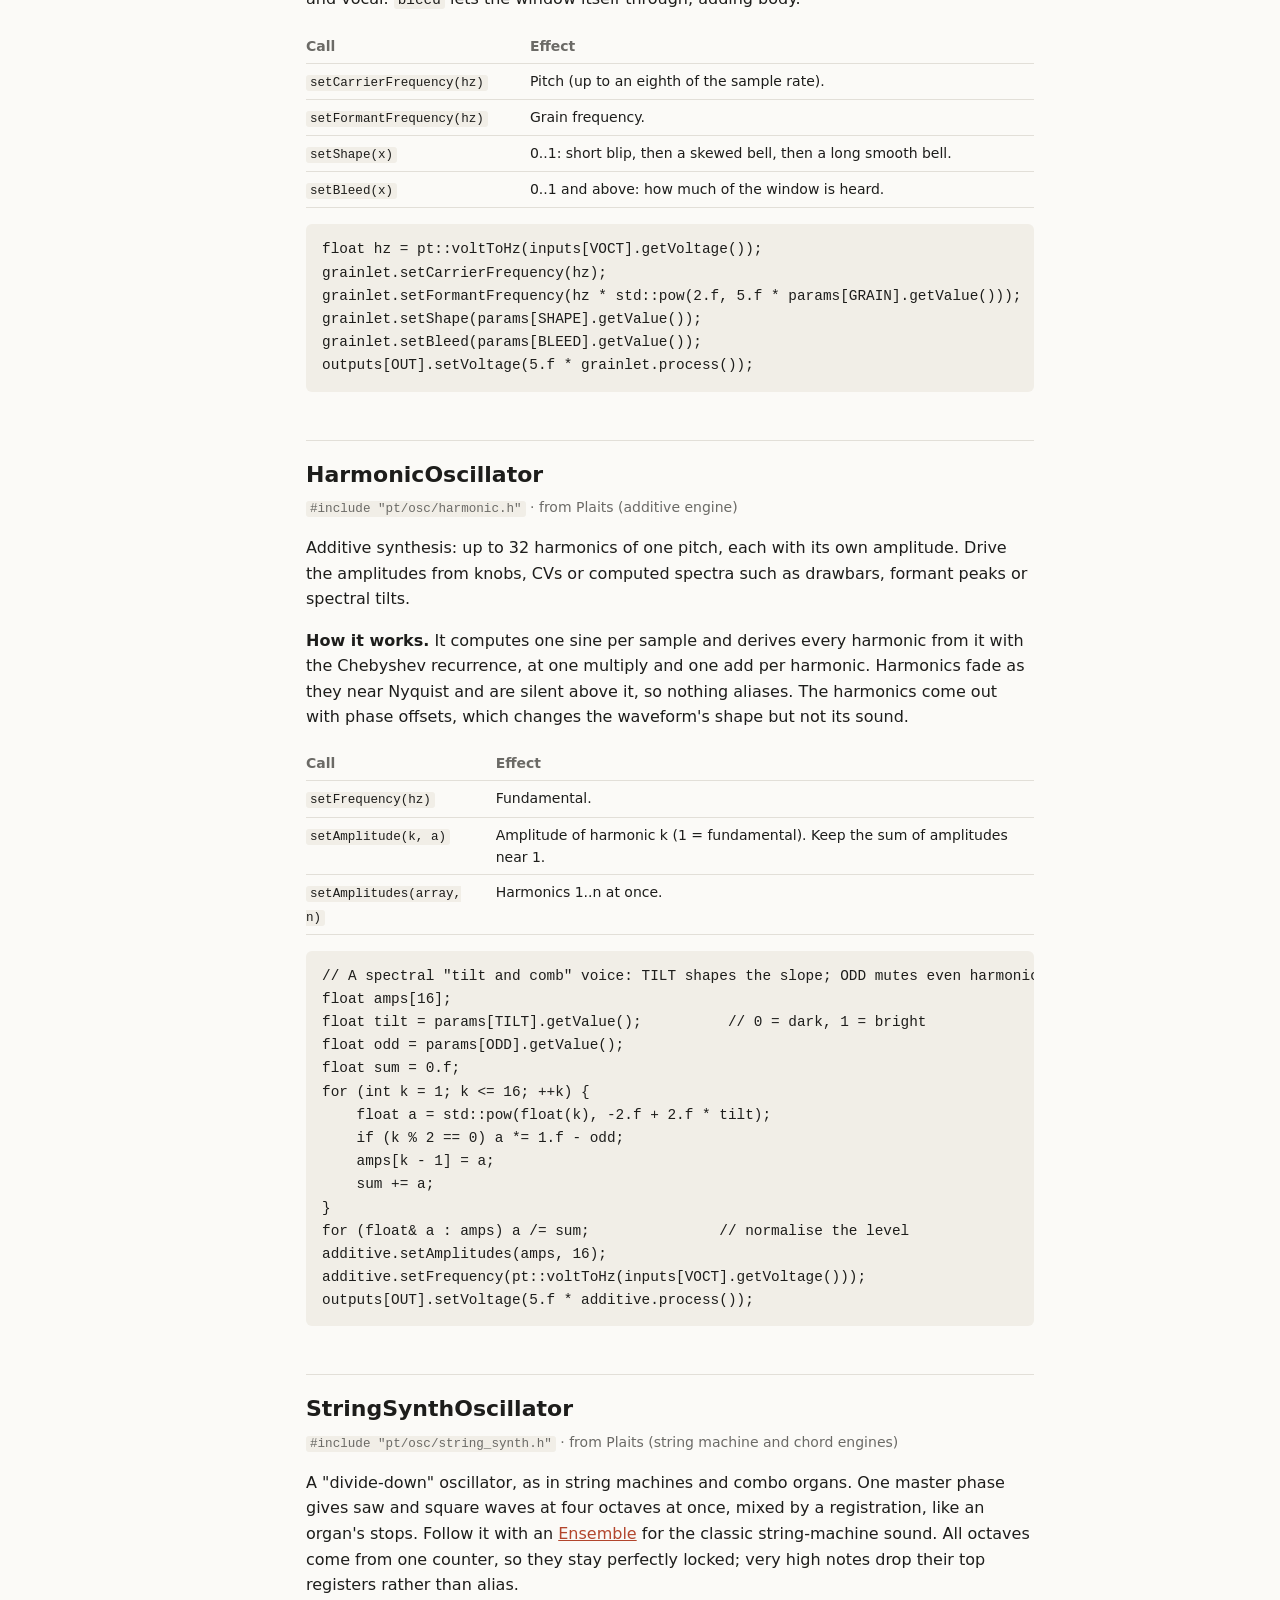
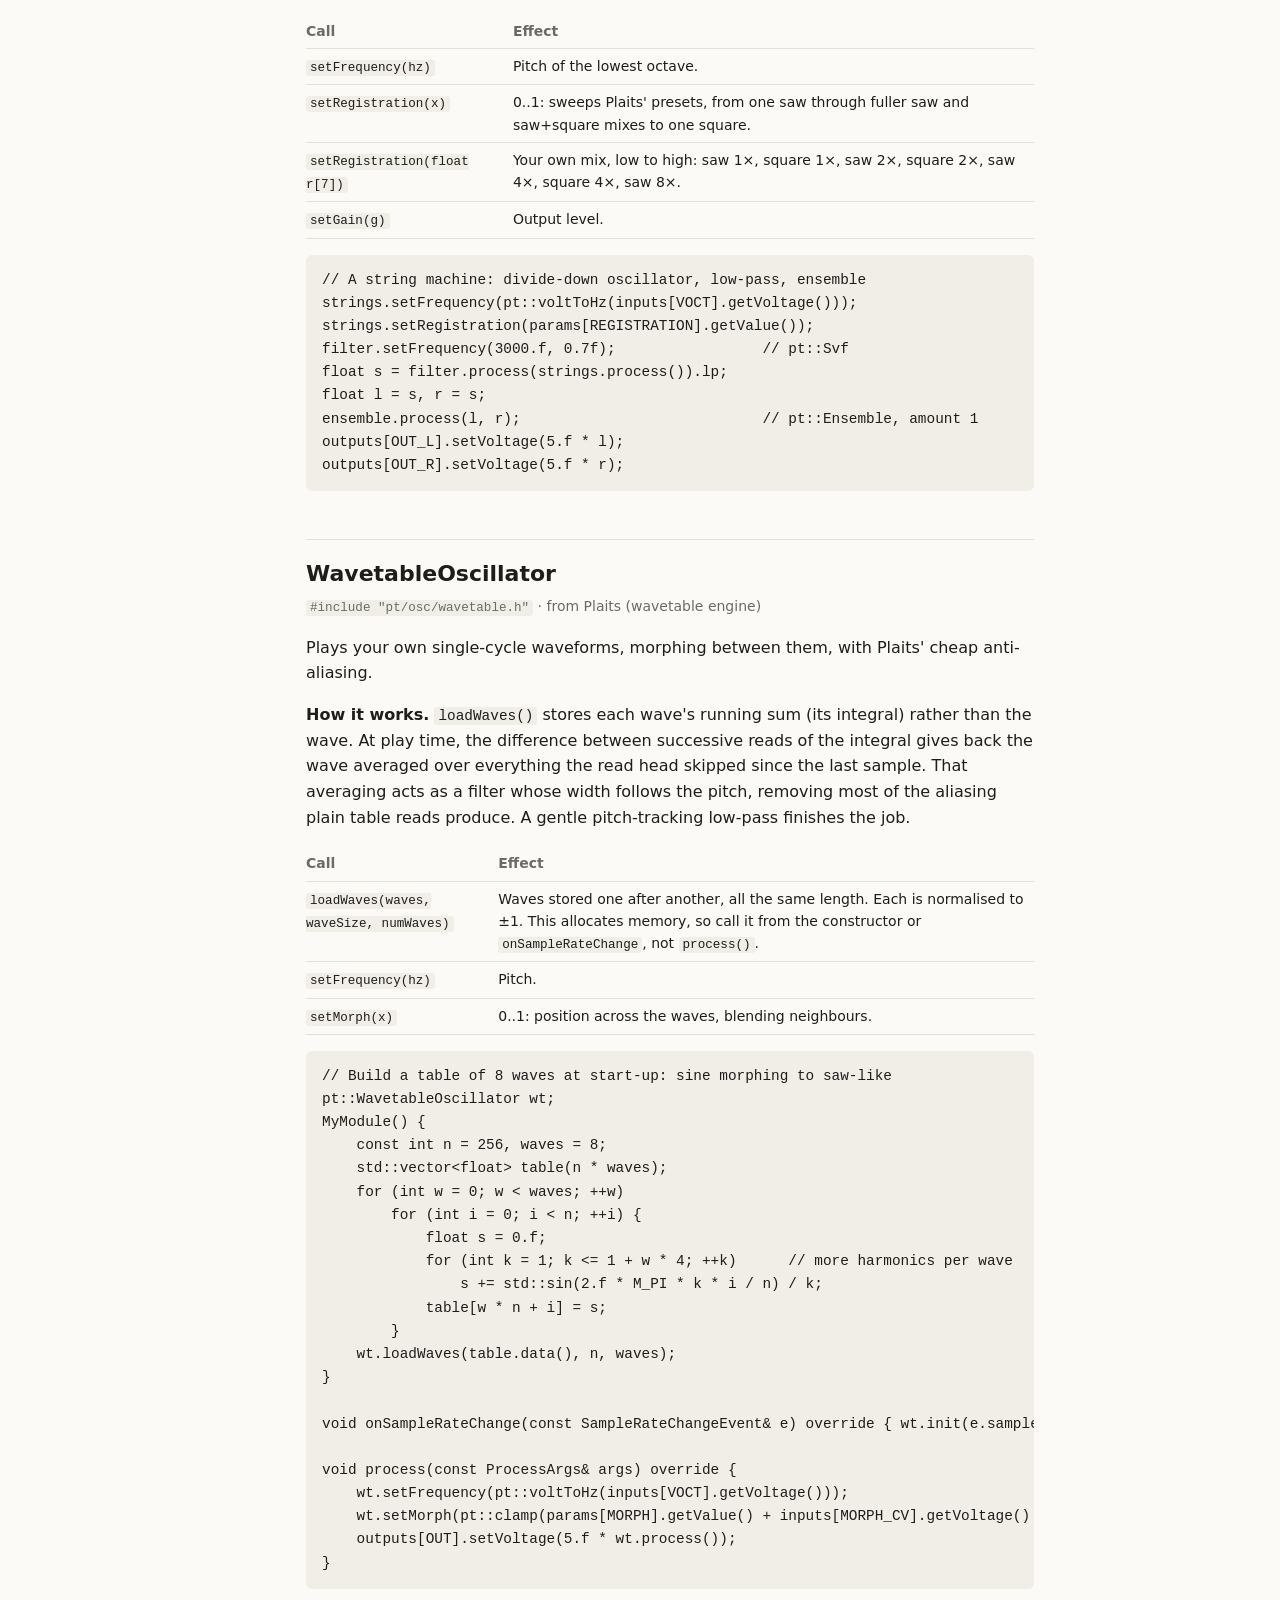
<file: docs/osc.html>
<!doctype html>
<html lang="en">
<head>
<meta charset="utf-8">
<meta name="viewport" content="width=device-width, initial-scale=1">
<title>Oscillators · partials</title>
<link rel="stylesheet" href="style.css">
</head>
<body>
<div class="page">
<nav>
  <div class="title">partials</div>
  <a href="index.html">Overview</a>
  <a href="setup.html">Getting started</a>
  <a href="tutorial.html">Tutorial</a>
  <a href="toolkit.html">Toolkit</a>
  <a href="core.html">Core</a>
  <a href="physical.html">Physical models</a>
  <a href="dynamics.html">Dynamics</a>
  <a href="fx.html">Effects</a>
  <a href="drums.html">Drums</a>
  <a href="mod.html">Modulation</a>
  <a href="osc.html" class="here">Oscillators</a>
  <a href="noise.html">Noise</a>
  <a href="spectral.html">Spectral</a>
  <a href="plumbing.html">Plumbing</a>
</nav>
<main>

<h1>Oscillators</h1>
<p class="lede">Plaits' distinctive oscillators, with their raw controls exposed rather than hidden behind three macro knobs.</p>
<p>All of them are anti-aliased: jumps and restarts are corrected with PolyBLEP, which adds one sample of latency. Outputs are about ±1. For plain saw, square and triangle waves, see <a href="plumbing.html#osc-basic">BasicOscillator</a>.</p>
<p>The common pattern for a pitched oscillator:</p>
<pre><code>void onSampleRateChange(const SampleRateChangeEvent&amp; e) override { osc.init(e.sampleRate); }

void process(const ProcessArgs&amp; args) override {
    float hz = pt::voltToHz(params[PITCH].getValue() + inputs[VOCT].getVoltage());
    osc.setFrequency(hz);   // or setCarrierFrequency for the formant family
    outputs[OUT].setVoltage(5.f * osc.process());
}</code></pre>

<!-- ===================================================================== -->
<h2 id="osc-variable_shape">VariableShapeOscillator</h2>
<p class="origin"><code>#include "pt/osc/variable_shape.h"</code> · from Plaits</p>
<p>One oscillator that morphs smoothly from triangle to saw to square, with variable pulse width and optional hard sync. Plaits' virtual-analog workhorse.</p>
<p><strong>How it works.</strong> The waveform is a blend of saw, square and triangle computed from one phase. Each shape's jumps and corners get a PolyBLEP correction weighted by its share of the blend, so every in-between shape is alias-free. With sync, a master phase restarts the oscillator each cycle, and the jump at the restart is corrected too.</p>
<table>
<tr><th>Call</th><th>Effect</th></tr>
<tr><td><code>setFrequency(hz)</code></td><td>Pitch. With sync, this is the synced pitch; sweep it for the classic sync sound.</td></tr>
<tr><td><code>setSyncFrequency(hz)</code></td><td>Hard sync to this rate; 0 turns sync off.</td></tr>
<tr><td><code>setShape(x)</code></td><td>0 triangle, 0.5 saw, 1 square.</td></tr>
<tr><td><code>setPulseWidth(x)</code></td><td>0..1: the square's width and the triangle's peak position.</td></tr>
</table>
<pre><code>// A sync lead: the master follows V/Oct, the SYNC knob sweeps the slave up
float hz = pt::voltToHz(inputs[VOCT].getVoltage());
vs.setSyncFrequency(hz);
vs.setFrequency(hz * std::pow(2.f, 3.f * params[SYNC].getValue()));   // up to 3 octaves
vs.setShape(params[SHAPE].getValue());
vs.setPulseWidth(0.5f + 0.4f * inputs[PWM].getVoltage() / 5.f);
outputs[OUT].setVoltage(5.f * vs.process());</code></pre>

<!-- ===================================================================== -->
<h2 id="osc-formant">FormantOscillator</h2>
<p class="origin"><code>#include "pt/osc/formant.h"</code> · from Plaits</p>
<p>A sine at the "formant" frequency, restarted at the pitch ("carrier") frequency. You hear the carrier's pitch with a spectral peak at the formant: a vocal or nasal tone, and sweeping the formant sounds like a filter sweep with no filter.</p>
<table>
<tr><th>Call</th><th>Effect</th></tr>
<tr><td><code>setCarrierFrequency(hz)</code></td><td>Pitch.</td></tr>
<tr><td><code>setFormantFrequency(hz)</code></td><td>Spectral peak; usually above the pitch.</td></tr>
<tr><td><code>setPhaseShift(x)</code></td><td>Phase offset of the formant sine (cycles), changing the waveform at each restart.</td></tr>
</table>
<pre><code>float hz = pt::voltToHz(inputs[VOCT].getVoltage());
formant.setCarrierFrequency(hz);
// The FORMANT knob covers 4 octaves above the pitch, so it tracks the note
formant.setFormantFrequency(hz * std::pow(2.f, 4.f * params[FORMANT].getValue()));
outputs[OUT].setVoltage(5.f * formant.process());</code></pre>

<!-- ===================================================================== -->
<h2 id="osc-z_osc">ZOscillator</h2>
<p class="origin"><code>#include "pt/osc/z_osc.h"</code> · from Plaits</p>
<p>A resonant, filter-sweep-like tone in the style of the Casio CZ synths' resonance waveforms. A formant sine restarts twice per cycle and is faded by a window, so it sounds like a resonant filter being struck once per cycle. Sweeping the formant sweeps the "cutoff".</p>
<table>
<tr><th>Call</th><th>Effect</th></tr>
<tr><td><code>setCarrierFrequency(hz)</code></td><td>Pitch (up to an eighth of the sample rate).</td></tr>
<tr><td><code>setFormantFrequency(hz)</code></td><td>The "resonance" frequency.</td></tr>
<tr><td><code>setShape(x)</code></td><td>0..1: below 0.5 narrows the window, above shifts its phase.</td></tr>
<tr><td><code>setMode(x)</code></td><td>0..1 in three bands: three CZ-like window and offset styles.</td></tr>
</table>
<pre><code>float hz = pt::voltToHz(inputs[VOCT].getVoltage());
z.setCarrierFrequency(hz);
z.setFormantFrequency(hz * (1.f + 15.f * params[RESONANCE].getValue()));
z.setShape(params[SHAPE].getValue());
z.setMode(params[MODE].getValue());
outputs[OUT].setVoltage(5.f * z.process());</code></pre>

<!-- ===================================================================== -->
<h2 id="osc-vosim">VosimOscillator</h2>
<p class="origin"><code>#include "pt/osc/vosim.h"</code> · from Plaits</p>
<p>VOSIM ("VOice SIMulation"), a 1970s technique for vowel-like sounds. Two formant sines restart every pitch cycle and fade under a cosine window. The pitch comes from the restart rate and the vowel colour from the two formants, much as a voice has two main resonances.</p>
<table>
<tr><th>Call</th><th>Effect</th></tr>
<tr><td><code>setCarrierFrequency(hz)</code></td><td>Pitch.</td></tr>
<tr><td><code>setFormantFrequencies(hz1, hz2)</code></td><td>The two formants. Vowels: first 300–900 Hz, second 900–2500 Hz.</td></tr>
<tr><td><code>setShape(x)</code></td><td>Starting phase of the bursts, from smooth (0) to buzzy (1).</td></tr>
</table>
<pre><code>// Vowel morph: interpolate formant pairs from "oo" (300, 870) to "ah" (730, 1090) to "ee" (270, 2290)
float v = params[VOWEL].getValue() * 2.f;
float f1 = v &lt; 1.f ? pt::crossfade(300.f, 730.f, v) : pt::crossfade(730.f, 270.f, v - 1.f);
float f2 = v &lt; 1.f ? pt::crossfade(870.f, 1090.f, v) : pt::crossfade(1090.f, 2290.f, v - 1.f);
vosim.setCarrierFrequency(pt::voltToHz(inputs[VOCT].getVoltage()));
vosim.setFormantFrequencies(f1, f2);
outputs[OUT].setVoltage(5.f * vosim.process());</code></pre>

<!-- ===================================================================== -->
<h2 id="osc-grainlet">GrainletOscillator</h2>
<p class="origin"><code>#include "pt/osc/grainlet.h"</code> · from Plaits</p>
<p>A stream of tiny grains, one per pitch cycle: a formant sine shaped by a window that morphs from a short blip to a long bell. Sounds range from glassy and percussive to round and vocal. <code>bleed</code> lets the window itself through, adding body.</p>
<table>
<tr><th>Call</th><th>Effect</th></tr>
<tr><td><code>setCarrierFrequency(hz)</code></td><td>Pitch (up to an eighth of the sample rate).</td></tr>
<tr><td><code>setFormantFrequency(hz)</code></td><td>Grain frequency.</td></tr>
<tr><td><code>setShape(x)</code></td><td>0..1: short blip, then a skewed bell, then a long smooth bell.</td></tr>
<tr><td><code>setBleed(x)</code></td><td>0..1 and above: how much of the window is heard.</td></tr>
</table>
<pre><code>float hz = pt::voltToHz(inputs[VOCT].getVoltage());
grainlet.setCarrierFrequency(hz);
grainlet.setFormantFrequency(hz * std::pow(2.f, 5.f * params[GRAIN].getValue()));
grainlet.setShape(params[SHAPE].getValue());
grainlet.setBleed(params[BLEED].getValue());
outputs[OUT].setVoltage(5.f * grainlet.process());</code></pre>

<!-- ===================================================================== -->
<h2 id="osc-harmonic">HarmonicOscillator</h2>
<p class="origin"><code>#include "pt/osc/harmonic.h"</code> · from Plaits (additive engine)</p>
<p>Additive synthesis: up to 32 harmonics of one pitch, each with its own amplitude. Drive the amplitudes from knobs, CVs or computed spectra such as drawbars, formant peaks or spectral tilts.</p>
<p><strong>How it works.</strong> It computes one sine per sample and derives every harmonic from it with the Chebyshev recurrence, at one multiply and one add per harmonic. Harmonics fade as they near Nyquist and are silent above it, so nothing aliases. The harmonics come out with phase offsets, which changes the waveform's shape but not its sound.</p>
<table>
<tr><th>Call</th><th>Effect</th></tr>
<tr><td><code>setFrequency(hz)</code></td><td>Fundamental.</td></tr>
<tr><td><code>setAmplitude(k, a)</code></td><td>Amplitude of harmonic k (1 = fundamental). Keep the sum of amplitudes near 1.</td></tr>
<tr><td><code>setAmplitudes(array, n)</code></td><td>Harmonics 1..n at once.</td></tr>
</table>
<pre><code>// A spectral "tilt and comb" voice: TILT shapes the slope; ODD mutes even harmonics
float amps[16];
float tilt = params[TILT].getValue();          // 0 = dark, 1 = bright
float odd = params[ODD].getValue();
float sum = 0.f;
for (int k = 1; k &lt;= 16; ++k) {
    float a = std::pow(float(k), -2.f + 2.f * tilt);
    if (k % 2 == 0) a *= 1.f - odd;
    amps[k - 1] = a;
    sum += a;
}
for (float&amp; a : amps) a /= sum;               // normalise the level
additive.setAmplitudes(amps, 16);
additive.setFrequency(pt::voltToHz(inputs[VOCT].getVoltage()));
outputs[OUT].setVoltage(5.f * additive.process());</code></pre>

<!-- ===================================================================== -->
<h2 id="osc-string_synth">StringSynthOscillator</h2>
<p class="origin"><code>#include "pt/osc/string_synth.h"</code> · from Plaits (string machine and chord engines)</p>
<p>A "divide-down" oscillator, as in string machines and combo organs. One master phase gives saw and square waves at four octaves at once, mixed by a registration, like an organ's stops. Follow it with an <a href="fx.html#fx-ensemble">Ensemble</a> for the classic string-machine sound. All octaves come from one counter, so they stay perfectly locked; very high notes drop their top registers rather than alias.</p>
<table>
<tr><th>Call</th><th>Effect</th></tr>
<tr><td><code>setFrequency(hz)</code></td><td>Pitch of the lowest octave.</td></tr>
<tr><td><code>setRegistration(x)</code></td><td>0..1: sweeps Plaits' presets, from one saw through fuller saw and saw+square mixes to one square.</td></tr>
<tr><td><code>setRegistration(float r[7])</code></td><td>Your own mix, low to high: saw 1×, square 1×, saw 2×, square 2×, saw 4×, square 4×, saw 8×.</td></tr>
<tr><td><code>setGain(g)</code></td><td>Output level.</td></tr>
</table>
<pre><code>// A string machine: divide-down oscillator, low-pass, ensemble
strings.setFrequency(pt::voltToHz(inputs[VOCT].getVoltage()));
strings.setRegistration(params[REGISTRATION].getValue());
filter.setFrequency(3000.f, 0.7f);                 // pt::Svf
float s = filter.process(strings.process()).lp;
float l = s, r = s;
ensemble.process(l, r);                            // pt::Ensemble, amount 1
outputs[OUT_L].setVoltage(5.f * l);
outputs[OUT_R].setVoltage(5.f * r);</code></pre>

<!-- ===================================================================== -->
<h2 id="osc-wavetable">WavetableOscillator</h2>
<p class="origin"><code>#include "pt/osc/wavetable.h"</code> · from Plaits (wavetable engine)</p>
<p>Plays your own single-cycle waveforms, morphing between them, with Plaits' cheap anti-aliasing.</p>
<p><strong>How it works.</strong> <code>loadWaves()</code> stores each wave's running sum (its integral) rather than the wave. At play time, the difference between successive reads of the integral gives back the wave averaged over everything the read head skipped since the last sample. That averaging acts as a filter whose width follows the pitch, removing most of the aliasing plain table reads produce. A gentle pitch-tracking low-pass finishes the job.</p>
<table>
<tr><th>Call</th><th>Effect</th></tr>
<tr><td><code>loadWaves(waves, waveSize, numWaves)</code></td><td>Waves stored one after another, all the same length. Each is normalised to ±1. This allocates memory, so call it from the constructor or <code>onSampleRateChange</code>, not <code>process()</code>.</td></tr>
<tr><td><code>setFrequency(hz)</code></td><td>Pitch.</td></tr>
<tr><td><code>setMorph(x)</code></td><td>0..1: position across the waves, blending neighbours.</td></tr>
</table>
<pre><code>// Build a table of 8 waves at start-up: sine morphing to saw-like
pt::WavetableOscillator wt;
MyModule() {
    const int n = 256, waves = 8;
    std::vector&lt;float&gt; table(n * waves);
    for (int w = 0; w &lt; waves; ++w)
        for (int i = 0; i &lt; n; ++i) {
            float s = 0.f;
            for (int k = 1; k &lt;= 1 + w * 4; ++k)      // more harmonics per wave
                s += std::sin(2.f * M_PI * k * i / n) / k;
            table[w * n + i] = s;
        }
    wt.loadWaves(table.data(), n, waves);
}

void onSampleRateChange(const SampleRateChangeEvent&amp; e) override { wt.init(e.sampleRate); }

void process(const ProcessArgs&amp; args) override {
    wt.setFrequency(pt::voltToHz(inputs[VOCT].getVoltage()));
    wt.setMorph(pt::clamp(params[MORPH].getValue() + inputs[MORPH_CV].getVoltage() / 10.f, 0.f, 1.f));
    outputs[OUT].setVoltage(5.f * wt.process());
}</code></pre>

</main>
</div>
</body>
</html>
</file>
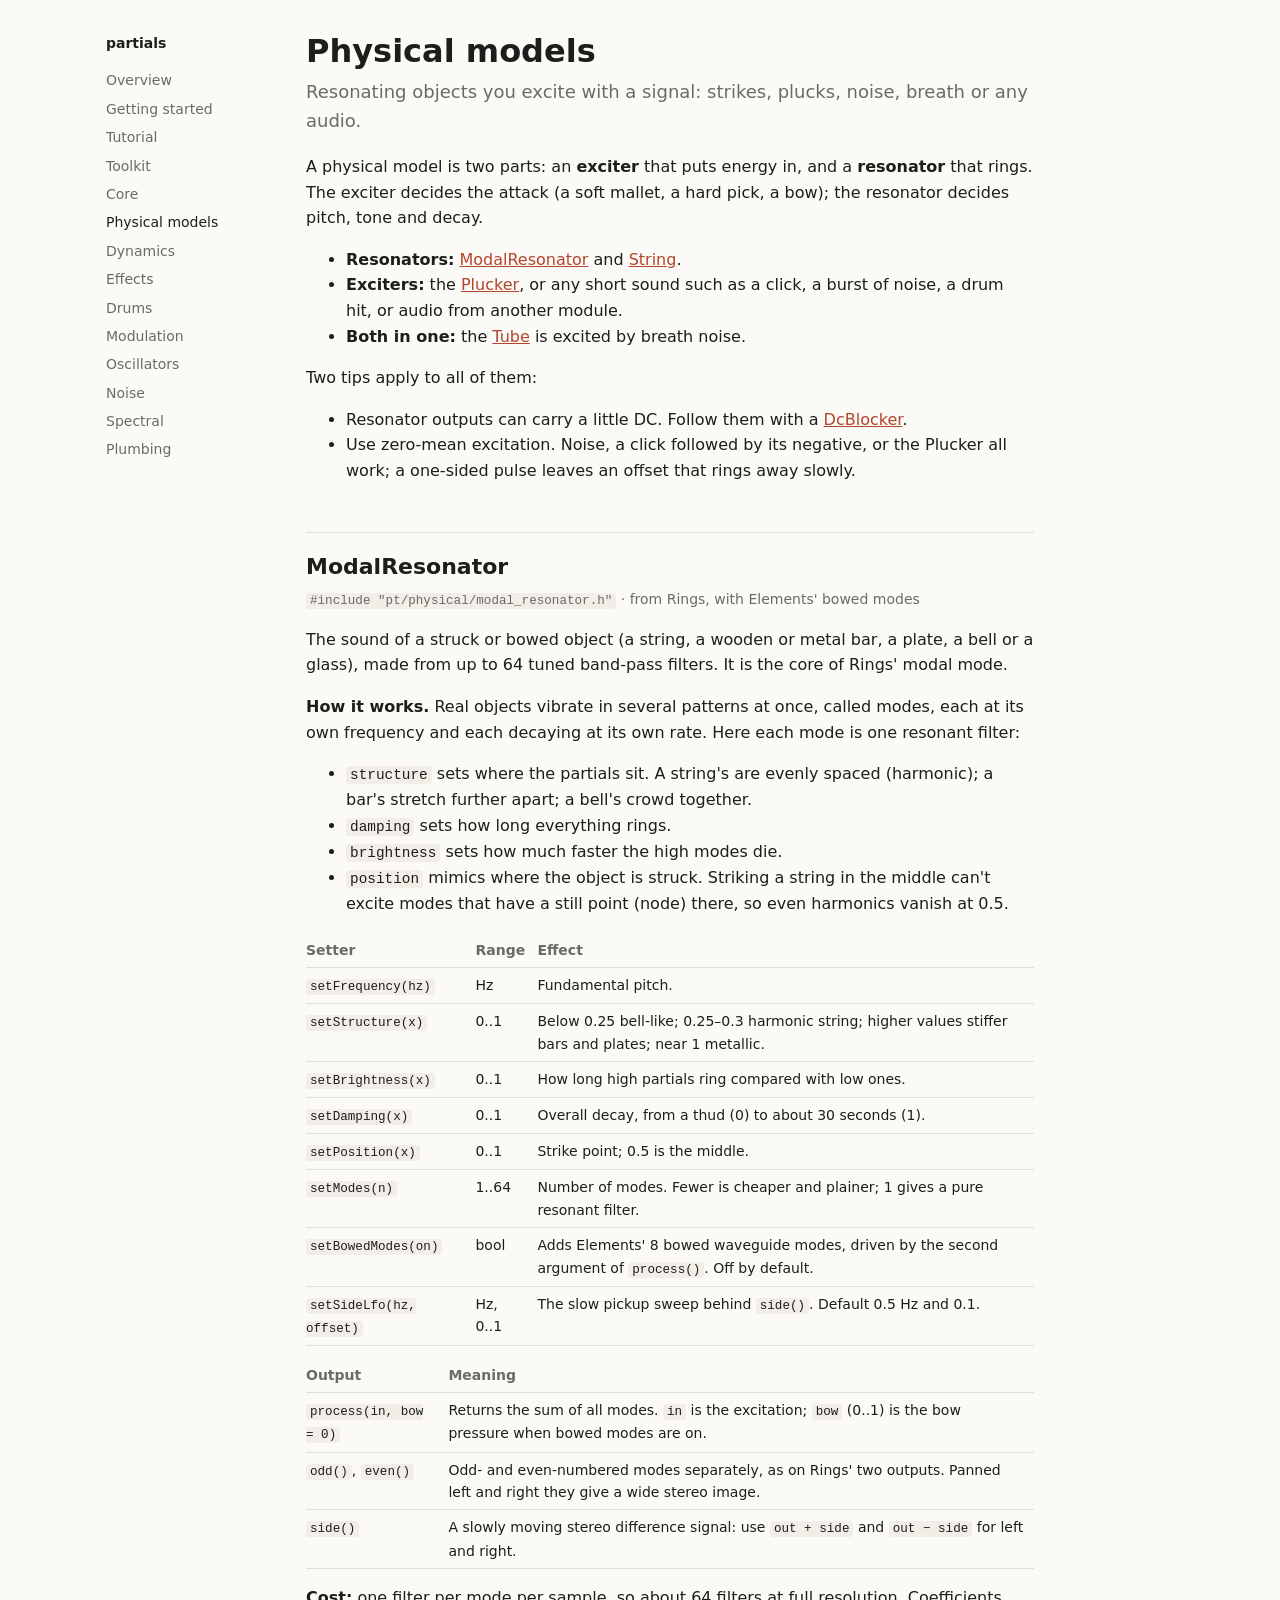
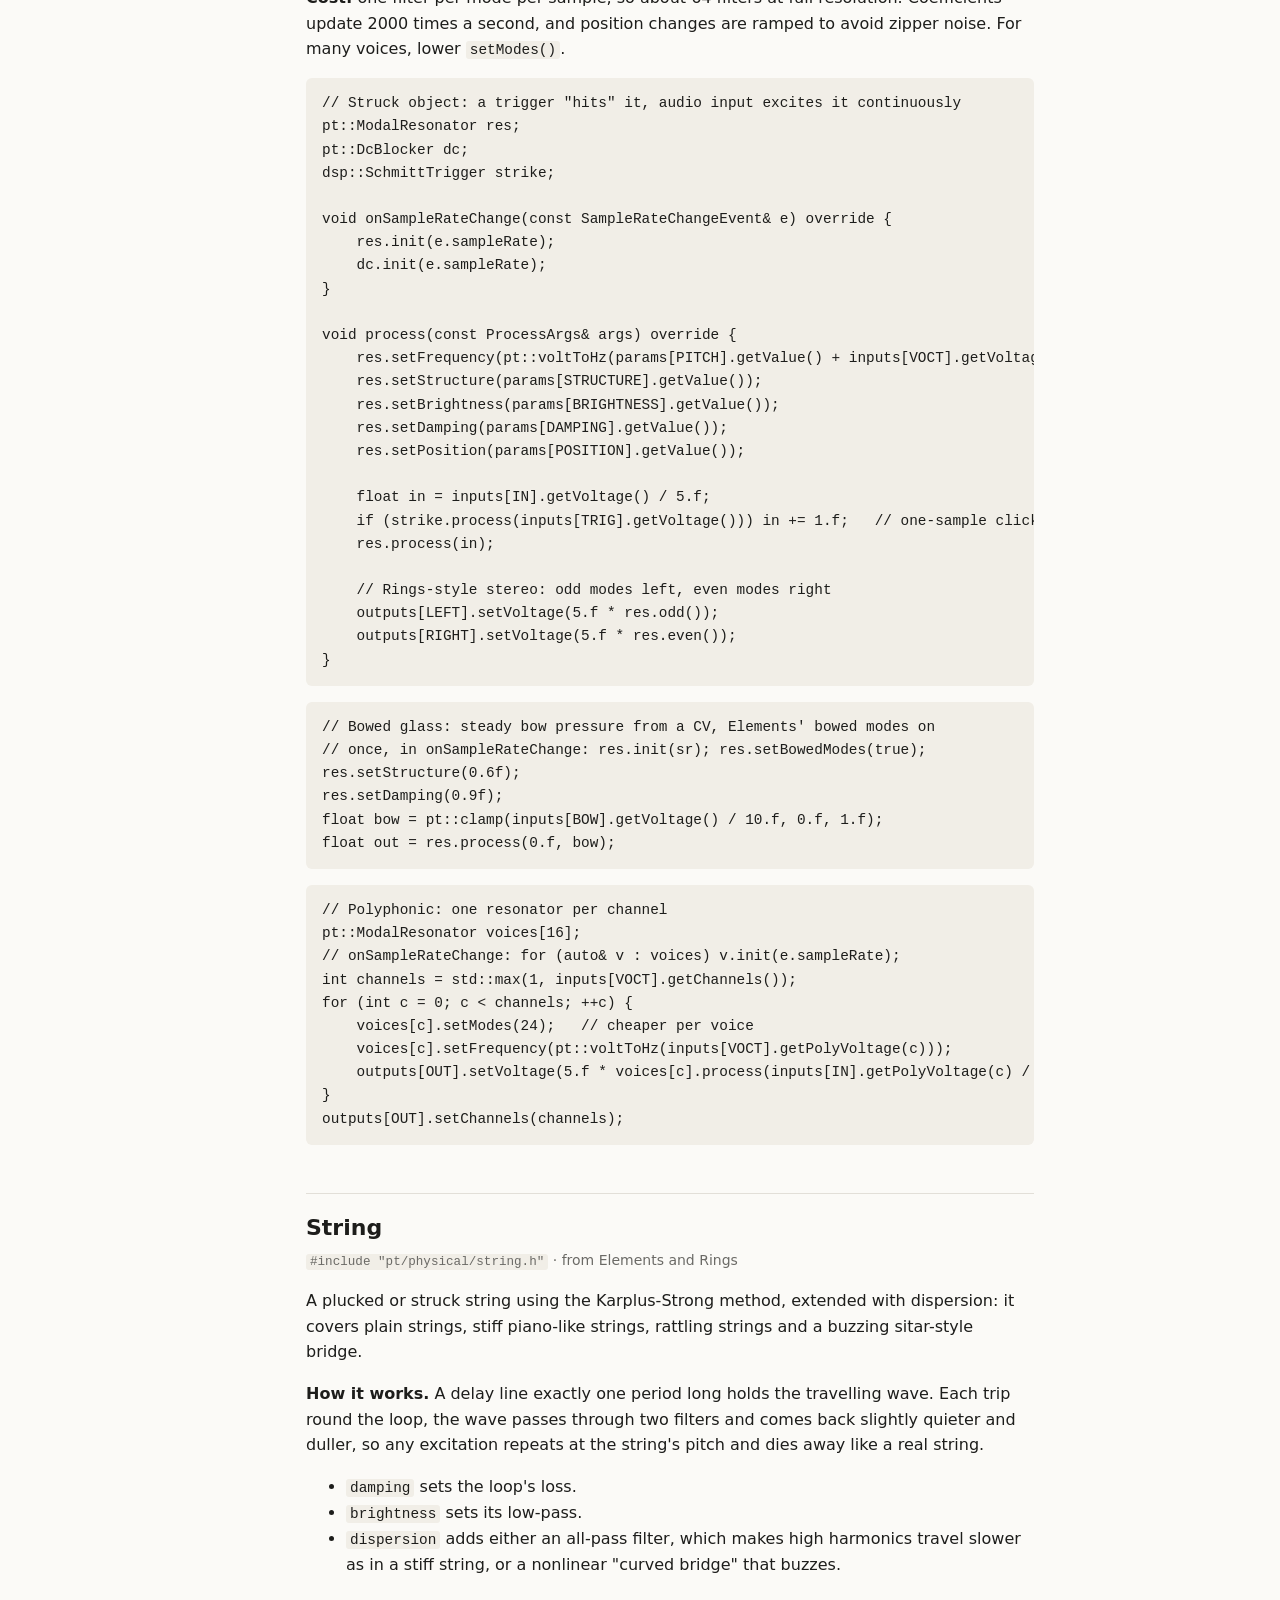
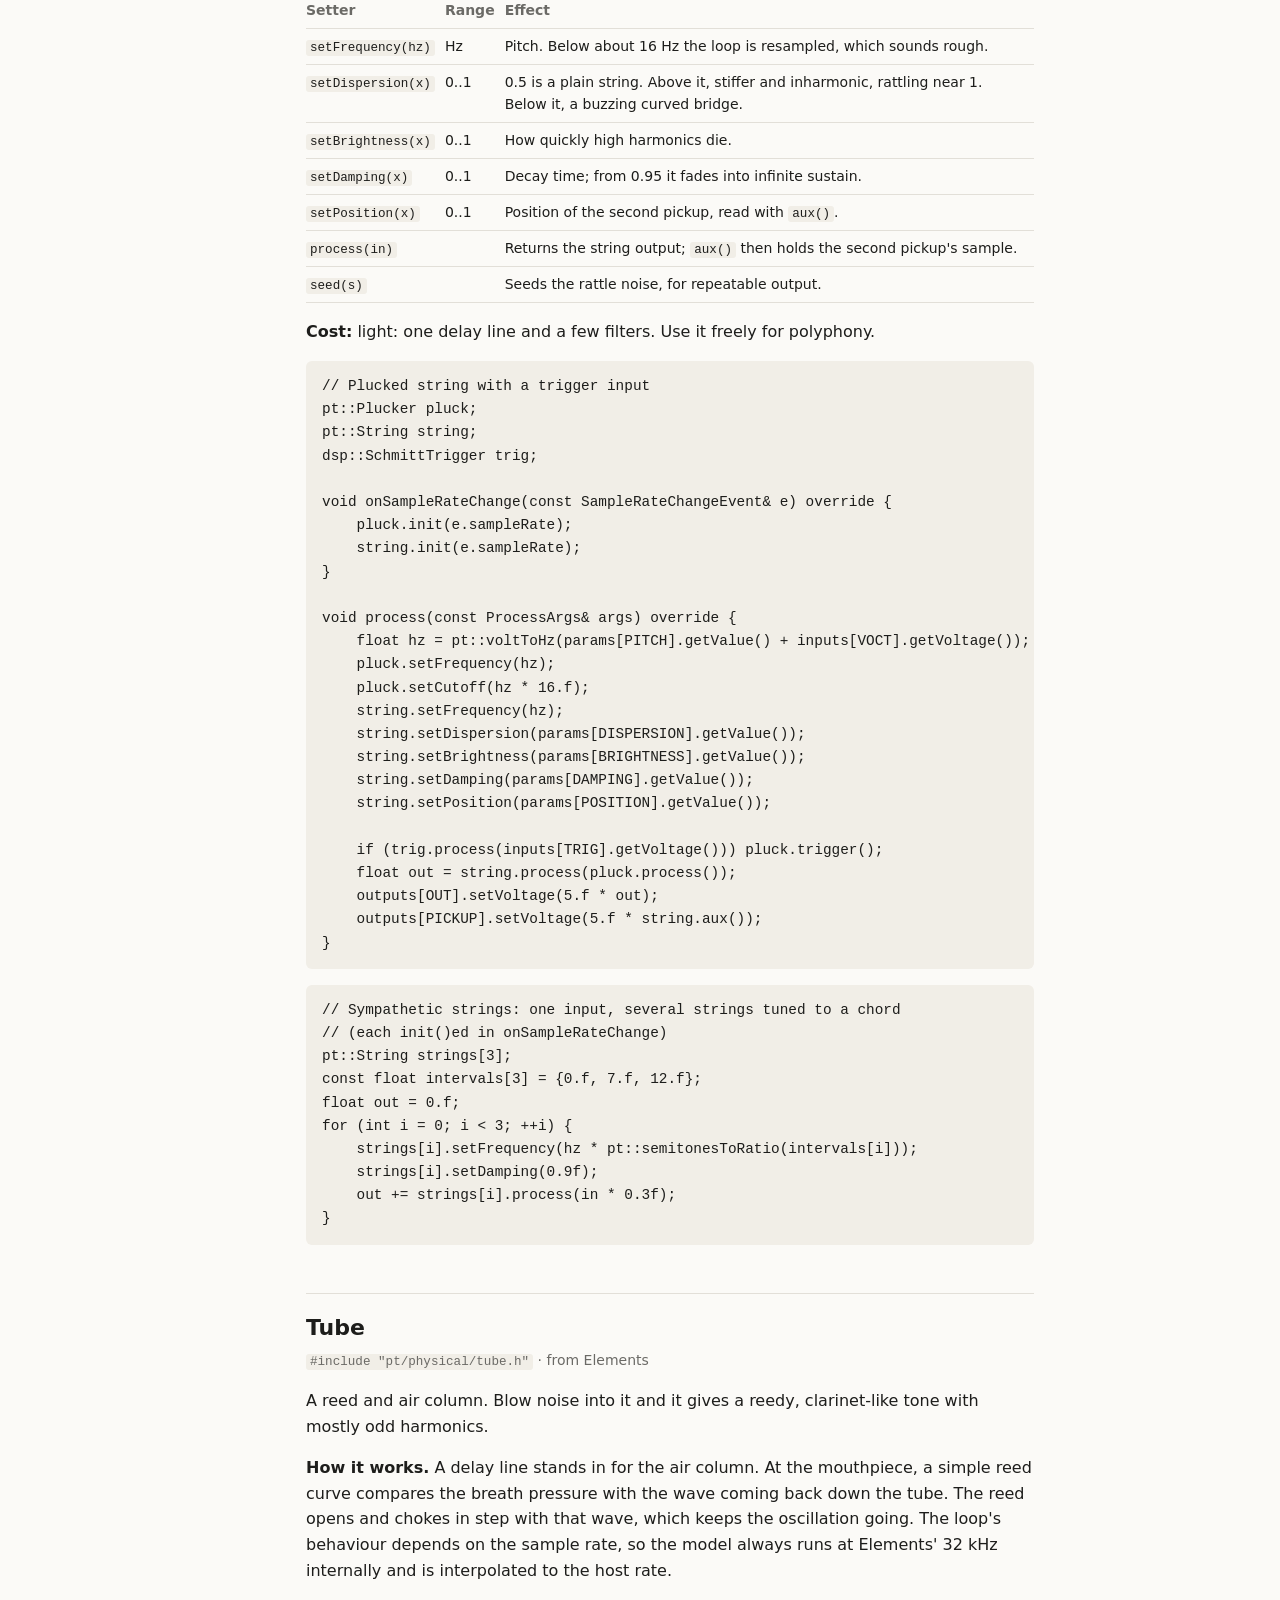
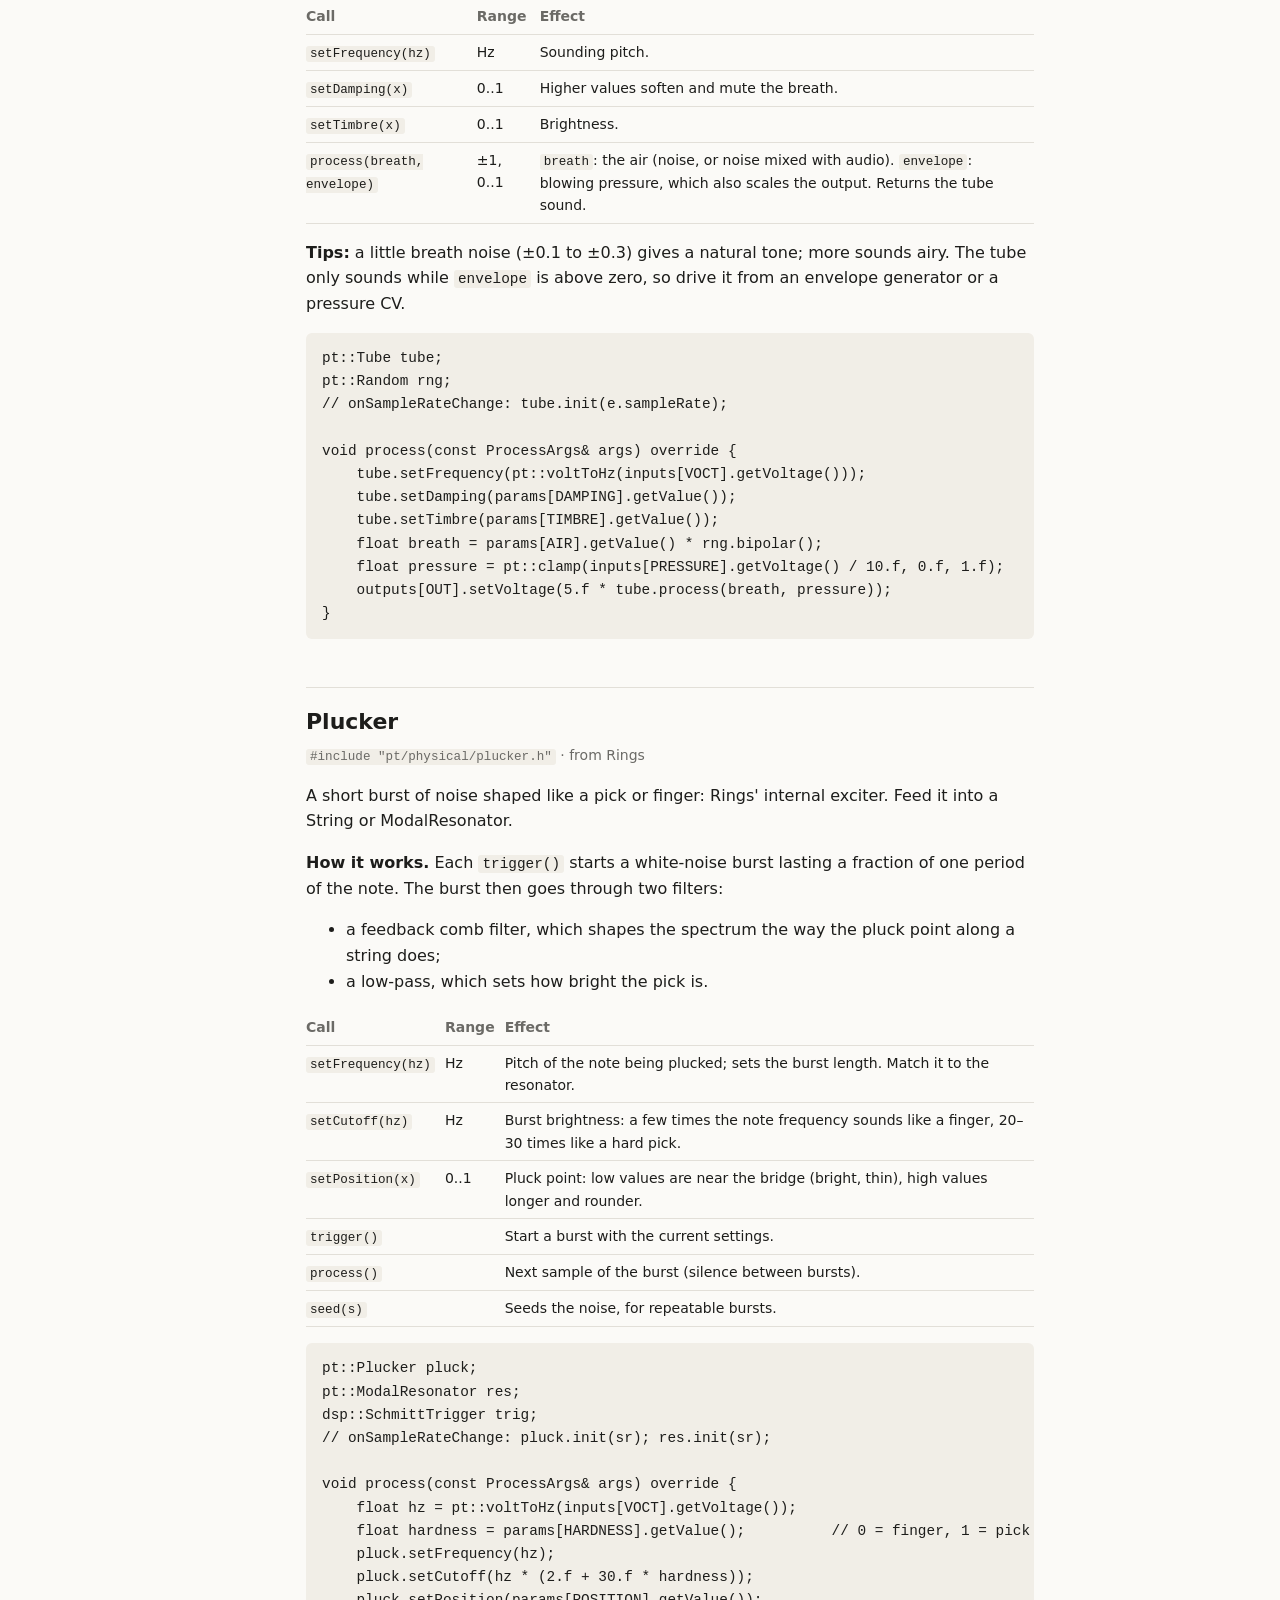
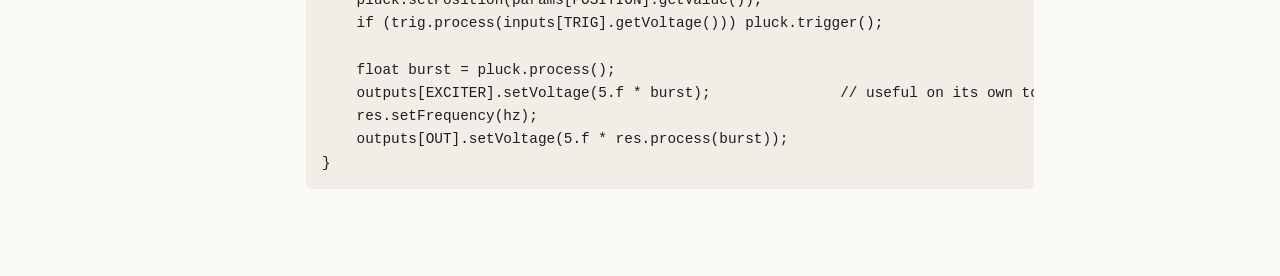
<file: docs/physical.html>
<!doctype html>
<html lang="en">
<head>
<meta charset="utf-8">
<meta name="viewport" content="width=device-width, initial-scale=1">
<title>Physical models · partials</title>
<link rel="stylesheet" href="style.css">
</head>
<body>
<div class="page">
<nav>
  <div class="title">partials</div>
  <a href="index.html">Overview</a>
  <a href="setup.html">Getting started</a>
  <a href="tutorial.html">Tutorial</a>
  <a href="toolkit.html">Toolkit</a>
  <a href="core.html">Core</a>
  <a href="physical.html" class="here">Physical models</a>
  <a href="dynamics.html">Dynamics</a>
  <a href="fx.html">Effects</a>
  <a href="drums.html">Drums</a>
  <a href="mod.html">Modulation</a>
  <a href="osc.html">Oscillators</a>
  <a href="noise.html">Noise</a>
  <a href="spectral.html">Spectral</a>
  <a href="plumbing.html">Plumbing</a>
</nav>
<main>

<h1>Physical models</h1>
<p class="lede">Resonating objects you excite with a signal: strikes, plucks, noise, breath or any audio.</p>

<p>A physical model is two parts: an <strong>exciter</strong> that puts energy in, and a <strong>resonator</strong> that rings. The exciter decides the attack (a soft mallet, a hard pick, a bow); the resonator decides pitch, tone and decay.</p>
<ul>
  <li><strong>Resonators:</strong> <a href="#physical-modal_resonator">ModalResonator</a> and <a href="#physical-string">String</a>.</li>
  <li><strong>Exciters:</strong> the <a href="#physical-plucker">Plucker</a>, or any short sound such as a click, a burst of noise, a drum hit, or audio from another module.</li>
  <li><strong>Both in one:</strong> the <a href="#physical-tube">Tube</a> is excited by breath noise.</li>
</ul>
<p>Two tips apply to all of them:</p>
<ul>
  <li>Resonator outputs can carry a little DC. Follow them with a <a href="plumbing.html#filter-dc_blocker">DcBlocker</a>.</li>
  <li>Use zero-mean excitation. Noise, a click followed by its negative, or the Plucker all work; a one-sided pulse leaves an offset that rings away slowly.</li>
</ul>

<!-- ===================================================================== -->
<h2 id="physical-modal_resonator">ModalResonator</h2>
<p class="origin"><code>#include "pt/physical/modal_resonator.h"</code> · from Rings, with Elements' bowed modes</p>
<p>The sound of a struck or bowed object (a string, a wooden or metal bar, a plate, a bell or a glass), made from up to 64 tuned band-pass filters. It is the core of Rings' modal mode.</p>
<p><strong>How it works.</strong> Real objects vibrate in several patterns at once, called modes, each at its own frequency and each decaying at its own rate. Here each mode is one resonant filter:</p>
<ul>
  <li><code>structure</code> sets where the partials sit. A string's are evenly spaced (harmonic); a bar's stretch further apart; a bell's crowd together.</li>
  <li><code>damping</code> sets how long everything rings.</li>
  <li><code>brightness</code> sets how much faster the high modes die.</li>
  <li><code>position</code> mimics where the object is struck. Striking a string in the middle can't excite modes that have a still point (node) there, so even harmonics vanish at 0.5.</li>
</ul>
<table>
<tr><th>Setter</th><th>Range</th><th>Effect</th></tr>
<tr><td><code>setFrequency(hz)</code></td><td>Hz</td><td>Fundamental pitch.</td></tr>
<tr><td><code>setStructure(x)</code></td><td>0..1</td><td>Below 0.25 bell-like; 0.25–0.3 harmonic string; higher values stiffer bars and plates; near 1 metallic.</td></tr>
<tr><td><code>setBrightness(x)</code></td><td>0..1</td><td>How long high partials ring compared with low ones.</td></tr>
<tr><td><code>setDamping(x)</code></td><td>0..1</td><td>Overall decay, from a thud (0) to about 30 seconds (1).</td></tr>
<tr><td><code>setPosition(x)</code></td><td>0..1</td><td>Strike point; 0.5 is the middle.</td></tr>
<tr><td><code>setModes(n)</code></td><td>1..64</td><td>Number of modes. Fewer is cheaper and plainer; 1 gives a pure resonant filter.</td></tr>
<tr><td><code>setBowedModes(on)</code></td><td>bool</td><td>Adds Elements' 8 bowed waveguide modes, driven by the second argument of <code>process()</code>. Off by default.</td></tr>
<tr><td><code>setSideLfo(hz, offset)</code></td><td>Hz, 0..1</td><td>The slow pickup sweep behind <code>side()</code>. Default 0.5 Hz and 0.1.</td></tr>
</table>
<table>
<tr><th>Output</th><th>Meaning</th></tr>
<tr><td><code>process(in, bow = 0)</code></td><td>Returns the sum of all modes. <code>in</code> is the excitation; <code>bow</code> (0..1) is the bow pressure when bowed modes are on.</td></tr>
<tr><td><code>odd()</code>, <code>even()</code></td><td>Odd- and even-numbered modes separately, as on Rings' two outputs. Panned left and right they give a wide stereo image.</td></tr>
<tr><td><code>side()</code></td><td>A slowly moving stereo difference signal: use <code>out + side</code> and <code>out − side</code> for left and right.</td></tr>
</table>
<p><strong>Cost:</strong> one filter per mode per sample, so about 64 filters at full resolution. Coefficients update 2000 times a second, and position changes are ramped to avoid zipper noise. For many voices, lower <code>setModes()</code>.</p>
<pre><code>// Struck object: a trigger "hits" it, audio input excites it continuously
pt::ModalResonator res;
pt::DcBlocker dc;
dsp::SchmittTrigger strike;

void onSampleRateChange(const SampleRateChangeEvent&amp; e) override {
    res.init(e.sampleRate);
    dc.init(e.sampleRate);
}

void process(const ProcessArgs&amp; args) override {
    res.setFrequency(pt::voltToHz(params[PITCH].getValue() + inputs[VOCT].getVoltage()));
    res.setStructure(params[STRUCTURE].getValue());
    res.setBrightness(params[BRIGHTNESS].getValue());
    res.setDamping(params[DAMPING].getValue());
    res.setPosition(params[POSITION].getValue());

    float in = inputs[IN].getVoltage() / 5.f;
    if (strike.process(inputs[TRIG].getVoltage())) in += 1.f;   // one-sample click
    res.process(in);

    // Rings-style stereo: odd modes left, even modes right
    outputs[LEFT].setVoltage(5.f * res.odd());
    outputs[RIGHT].setVoltage(5.f * res.even());
}</code></pre>
<pre><code>// Bowed glass: steady bow pressure from a CV, Elements' bowed modes on
// once, in onSampleRateChange: res.init(sr); res.setBowedModes(true);
res.setStructure(0.6f);
res.setDamping(0.9f);
float bow = pt::clamp(inputs[BOW].getVoltage() / 10.f, 0.f, 1.f);
float out = res.process(0.f, bow);</code></pre>
<pre><code>// Polyphonic: one resonator per channel
pt::ModalResonator voices[16];
// onSampleRateChange: for (auto&amp; v : voices) v.init(e.sampleRate);
int channels = std::max(1, inputs[VOCT].getChannels());
for (int c = 0; c &lt; channels; ++c) {
    voices[c].setModes(24);   // cheaper per voice
    voices[c].setFrequency(pt::voltToHz(inputs[VOCT].getPolyVoltage(c)));
    outputs[OUT].setVoltage(5.f * voices[c].process(inputs[IN].getPolyVoltage(c) / 5.f), c);
}
outputs[OUT].setChannels(channels);</code></pre>

<!-- ===================================================================== -->
<h2 id="physical-string">String</h2>
<p class="origin"><code>#include "pt/physical/string.h"</code> · from Elements and Rings</p>
<p>A plucked or struck string using the Karplus-Strong method, extended with dispersion: it covers plain strings, stiff piano-like strings, rattling strings and a buzzing sitar-style bridge.</p>
<p><strong>How it works.</strong> A delay line exactly one period long holds the travelling wave. Each trip round the loop, the wave passes through two filters and comes back slightly quieter and duller, so any excitation repeats at the string's pitch and dies away like a real string.</p>
<ul>
  <li><code>damping</code> sets the loop's loss.</li>
  <li><code>brightness</code> sets its low-pass.</li>
  <li><code>dispersion</code> adds either an all-pass filter, which makes high harmonics travel slower as in a stiff string, or a nonlinear "curved bridge" that buzzes.</li>
</ul>
<table>
<tr><th>Setter</th><th>Range</th><th>Effect</th></tr>
<tr><td><code>setFrequency(hz)</code></td><td>Hz</td><td>Pitch. Below about 16 Hz the loop is resampled, which sounds rough.</td></tr>
<tr><td><code>setDispersion(x)</code></td><td>0..1</td><td>0.5 is a plain string. Above it, stiffer and inharmonic, rattling near 1. Below it, a buzzing curved bridge.</td></tr>
<tr><td><code>setBrightness(x)</code></td><td>0..1</td><td>How quickly high harmonics die.</td></tr>
<tr><td><code>setDamping(x)</code></td><td>0..1</td><td>Decay time; from 0.95 it fades into infinite sustain.</td></tr>
<tr><td><code>setPosition(x)</code></td><td>0..1</td><td>Position of the second pickup, read with <code>aux()</code>.</td></tr>
<tr><td><code>process(in)</code></td><td></td><td>Returns the string output; <code>aux()</code> then holds the second pickup's sample.</td></tr>
<tr><td><code>seed(s)</code></td><td></td><td>Seeds the rattle noise, for repeatable output.</td></tr>
</table>
<p><strong>Cost:</strong> light: one delay line and a few filters. Use it freely for polyphony.</p>
<pre><code>// Plucked string with a trigger input
pt::Plucker pluck;
pt::String string;
dsp::SchmittTrigger trig;

void onSampleRateChange(const SampleRateChangeEvent&amp; e) override {
    pluck.init(e.sampleRate);
    string.init(e.sampleRate);
}

void process(const ProcessArgs&amp; args) override {
    float hz = pt::voltToHz(params[PITCH].getValue() + inputs[VOCT].getVoltage());
    pluck.setFrequency(hz);
    pluck.setCutoff(hz * 16.f);
    string.setFrequency(hz);
    string.setDispersion(params[DISPERSION].getValue());
    string.setBrightness(params[BRIGHTNESS].getValue());
    string.setDamping(params[DAMPING].getValue());
    string.setPosition(params[POSITION].getValue());

    if (trig.process(inputs[TRIG].getVoltage())) pluck.trigger();
    float out = string.process(pluck.process());
    outputs[OUT].setVoltage(5.f * out);
    outputs[PICKUP].setVoltage(5.f * string.aux());
}</code></pre>
<pre><code>// Sympathetic strings: one input, several strings tuned to a chord
// (each init()ed in onSampleRateChange)
pt::String strings[3];
const float intervals[3] = {0.f, 7.f, 12.f};
float out = 0.f;
for (int i = 0; i &lt; 3; ++i) {
    strings[i].setFrequency(hz * pt::semitonesToRatio(intervals[i]));
    strings[i].setDamping(0.9f);
    out += strings[i].process(in * 0.3f);
}</code></pre>

<!-- ===================================================================== -->
<h2 id="physical-tube">Tube</h2>
<p class="origin"><code>#include "pt/physical/tube.h"</code> · from Elements</p>
<p>A reed and air column. Blow noise into it and it gives a reedy, clarinet-like tone with mostly odd harmonics.</p>
<p><strong>How it works.</strong> A delay line stands in for the air column. At the mouthpiece, a simple reed curve compares the breath pressure with the wave coming back down the tube. The reed opens and chokes in step with that wave, which keeps the oscillation going. The loop's behaviour depends on the sample rate, so the model always runs at Elements' 32 kHz internally and is interpolated to the host rate.</p>
<table>
<tr><th>Call</th><th>Range</th><th>Effect</th></tr>
<tr><td><code>setFrequency(hz)</code></td><td>Hz</td><td>Sounding pitch.</td></tr>
<tr><td><code>setDamping(x)</code></td><td>0..1</td><td>Higher values soften and mute the breath.</td></tr>
<tr><td><code>setTimbre(x)</code></td><td>0..1</td><td>Brightness.</td></tr>
<tr><td><code>process(breath, envelope)</code></td><td>±1, 0..1</td><td><code>breath</code>: the air (noise, or noise mixed with audio). <code>envelope</code>: blowing pressure, which also scales the output. Returns the tube sound.</td></tr>
</table>
<p><strong>Tips:</strong> a little breath noise (±0.1 to ±0.3) gives a natural tone; more sounds airy. The tube only sounds while <code>envelope</code> is above zero, so drive it from an envelope generator or a pressure CV.</p>
<pre><code>pt::Tube tube;
pt::Random rng;
// onSampleRateChange: tube.init(e.sampleRate);

void process(const ProcessArgs&amp; args) override {
    tube.setFrequency(pt::voltToHz(inputs[VOCT].getVoltage()));
    tube.setDamping(params[DAMPING].getValue());
    tube.setTimbre(params[TIMBRE].getValue());
    float breath = params[AIR].getValue() * rng.bipolar();
    float pressure = pt::clamp(inputs[PRESSURE].getVoltage() / 10.f, 0.f, 1.f);
    outputs[OUT].setVoltage(5.f * tube.process(breath, pressure));
}</code></pre>

<!-- ===================================================================== -->
<h2 id="physical-plucker">Plucker</h2>
<p class="origin"><code>#include "pt/physical/plucker.h"</code> · from Rings</p>
<p>A short burst of noise shaped like a pick or finger: Rings' internal exciter. Feed it into a String or ModalResonator.</p>
<p><strong>How it works.</strong> Each <code>trigger()</code> starts a white-noise burst lasting a fraction of one period of the note. The burst then goes through two filters:</p>
<ul>
  <li>a feedback comb filter, which shapes the spectrum the way the pluck point along a string does;</li>
  <li>a low-pass, which sets how bright the pick is.</li>
</ul>
<table>
<tr><th>Call</th><th>Range</th><th>Effect</th></tr>
<tr><td><code>setFrequency(hz)</code></td><td>Hz</td><td>Pitch of the note being plucked; sets the burst length. Match it to the resonator.</td></tr>
<tr><td><code>setCutoff(hz)</code></td><td>Hz</td><td>Burst brightness: a few times the note frequency sounds like a finger, 20–30 times like a hard pick.</td></tr>
<tr><td><code>setPosition(x)</code></td><td>0..1</td><td>Pluck point: low values are near the bridge (bright, thin), high values longer and rounder.</td></tr>
<tr><td><code>trigger()</code></td><td></td><td>Start a burst with the current settings.</td></tr>
<tr><td><code>process()</code></td><td></td><td>Next sample of the burst (silence between bursts).</td></tr>
<tr><td><code>seed(s)</code></td><td></td><td>Seeds the noise, for repeatable bursts.</td></tr>
</table>
<pre><code>pt::Plucker pluck;
pt::ModalResonator res;
dsp::SchmittTrigger trig;
// onSampleRateChange: pluck.init(sr); res.init(sr);

void process(const ProcessArgs&amp; args) override {
    float hz = pt::voltToHz(inputs[VOCT].getVoltage());
    float hardness = params[HARDNESS].getValue();          // 0 = finger, 1 = pick
    pluck.setFrequency(hz);
    pluck.setCutoff(hz * (2.f + 30.f * hardness));
    pluck.setPosition(params[POSITION].getValue());
    if (trig.process(inputs[TRIG].getVoltage())) pluck.trigger();

    float burst = pluck.process();
    outputs[EXCITER].setVoltage(5.f * burst);               // useful on its own too
    res.setFrequency(hz);
    outputs[OUT].setVoltage(5.f * res.process(burst));
}</code></pre>

</main>
</div>
</body>
</html>
</file>
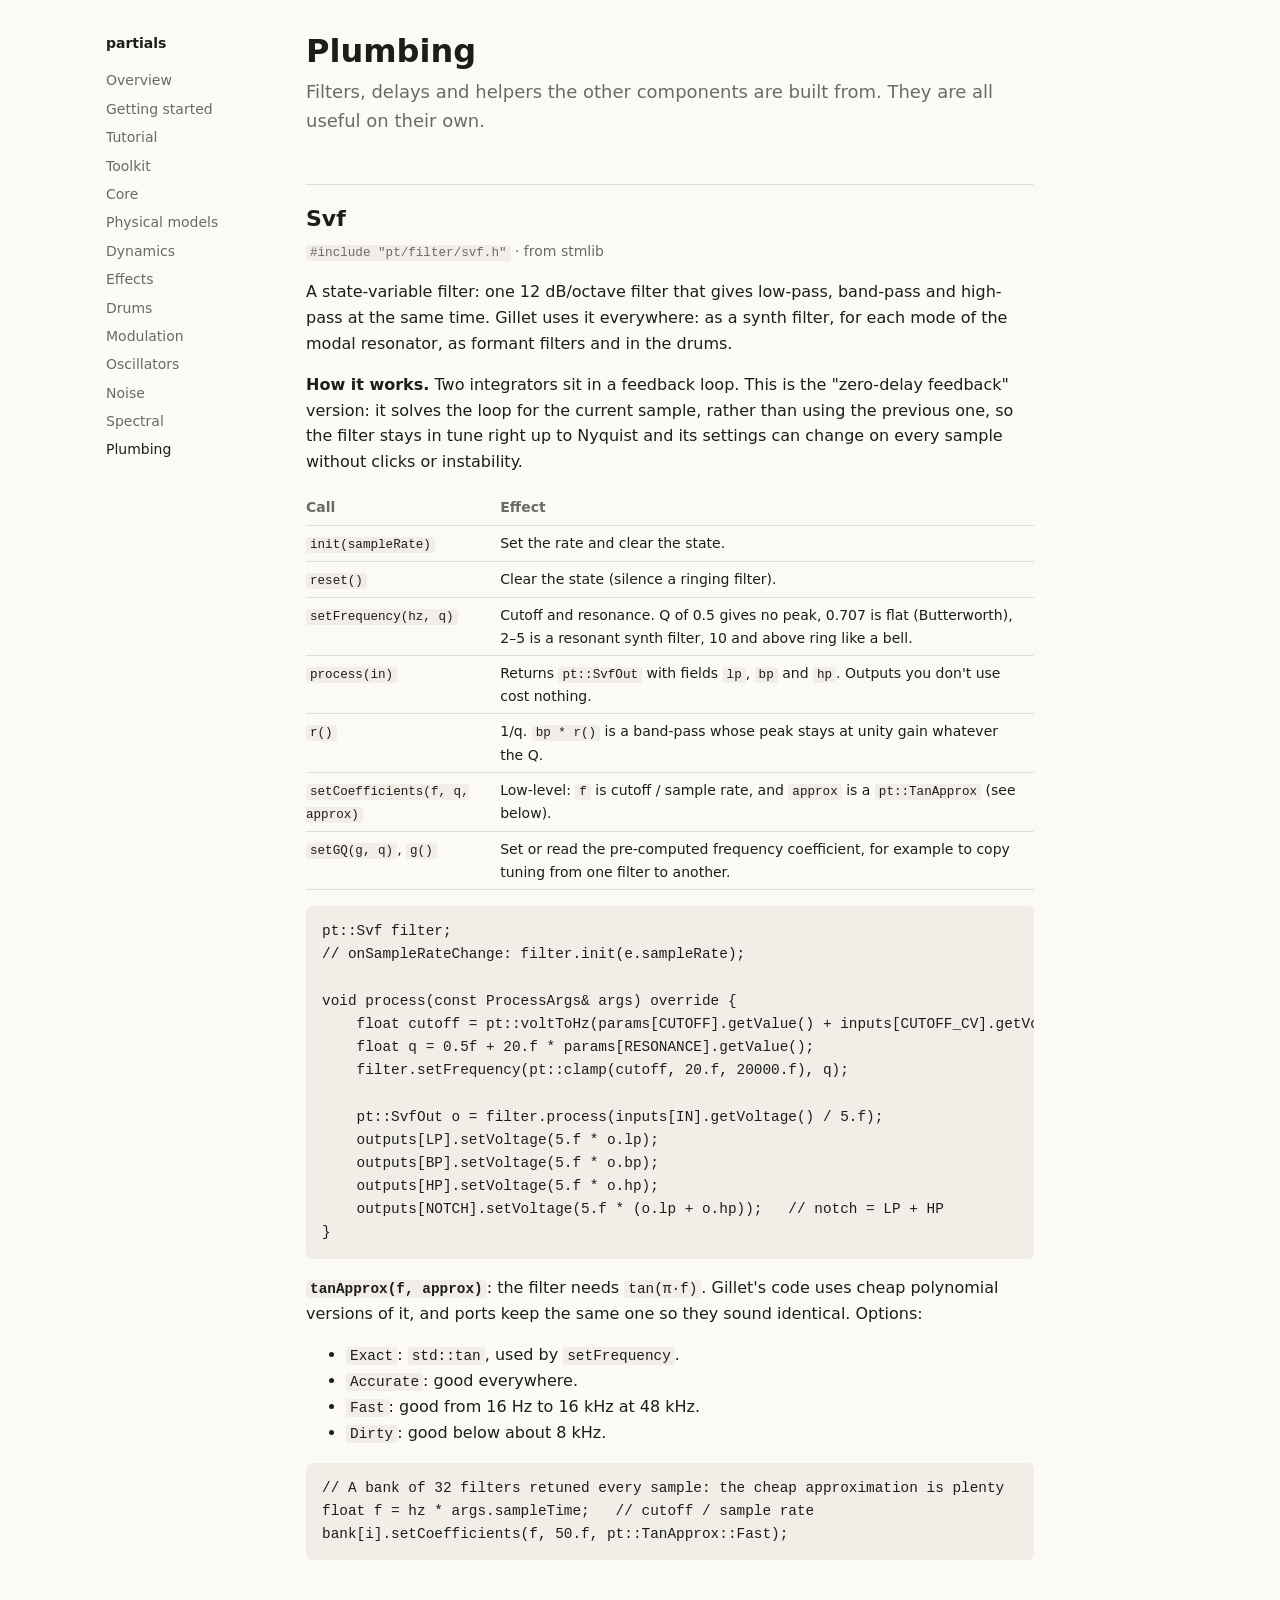
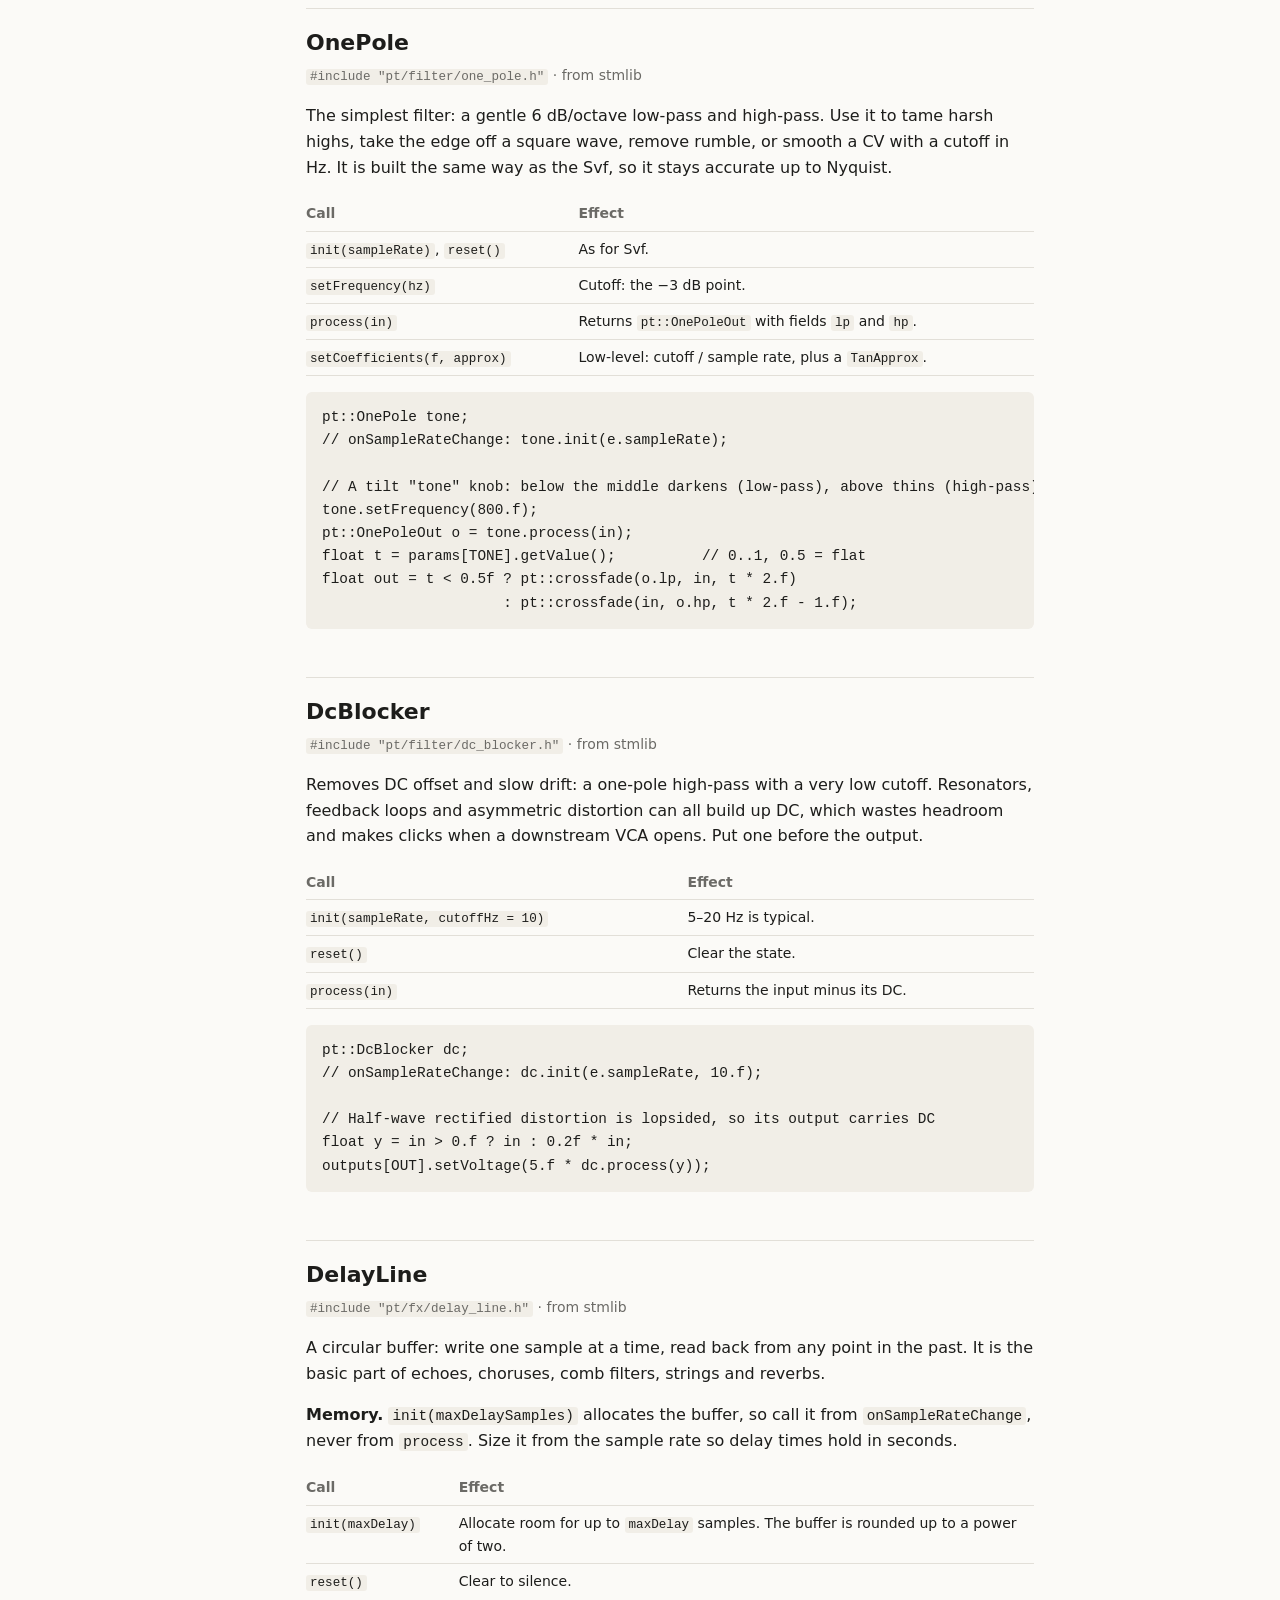
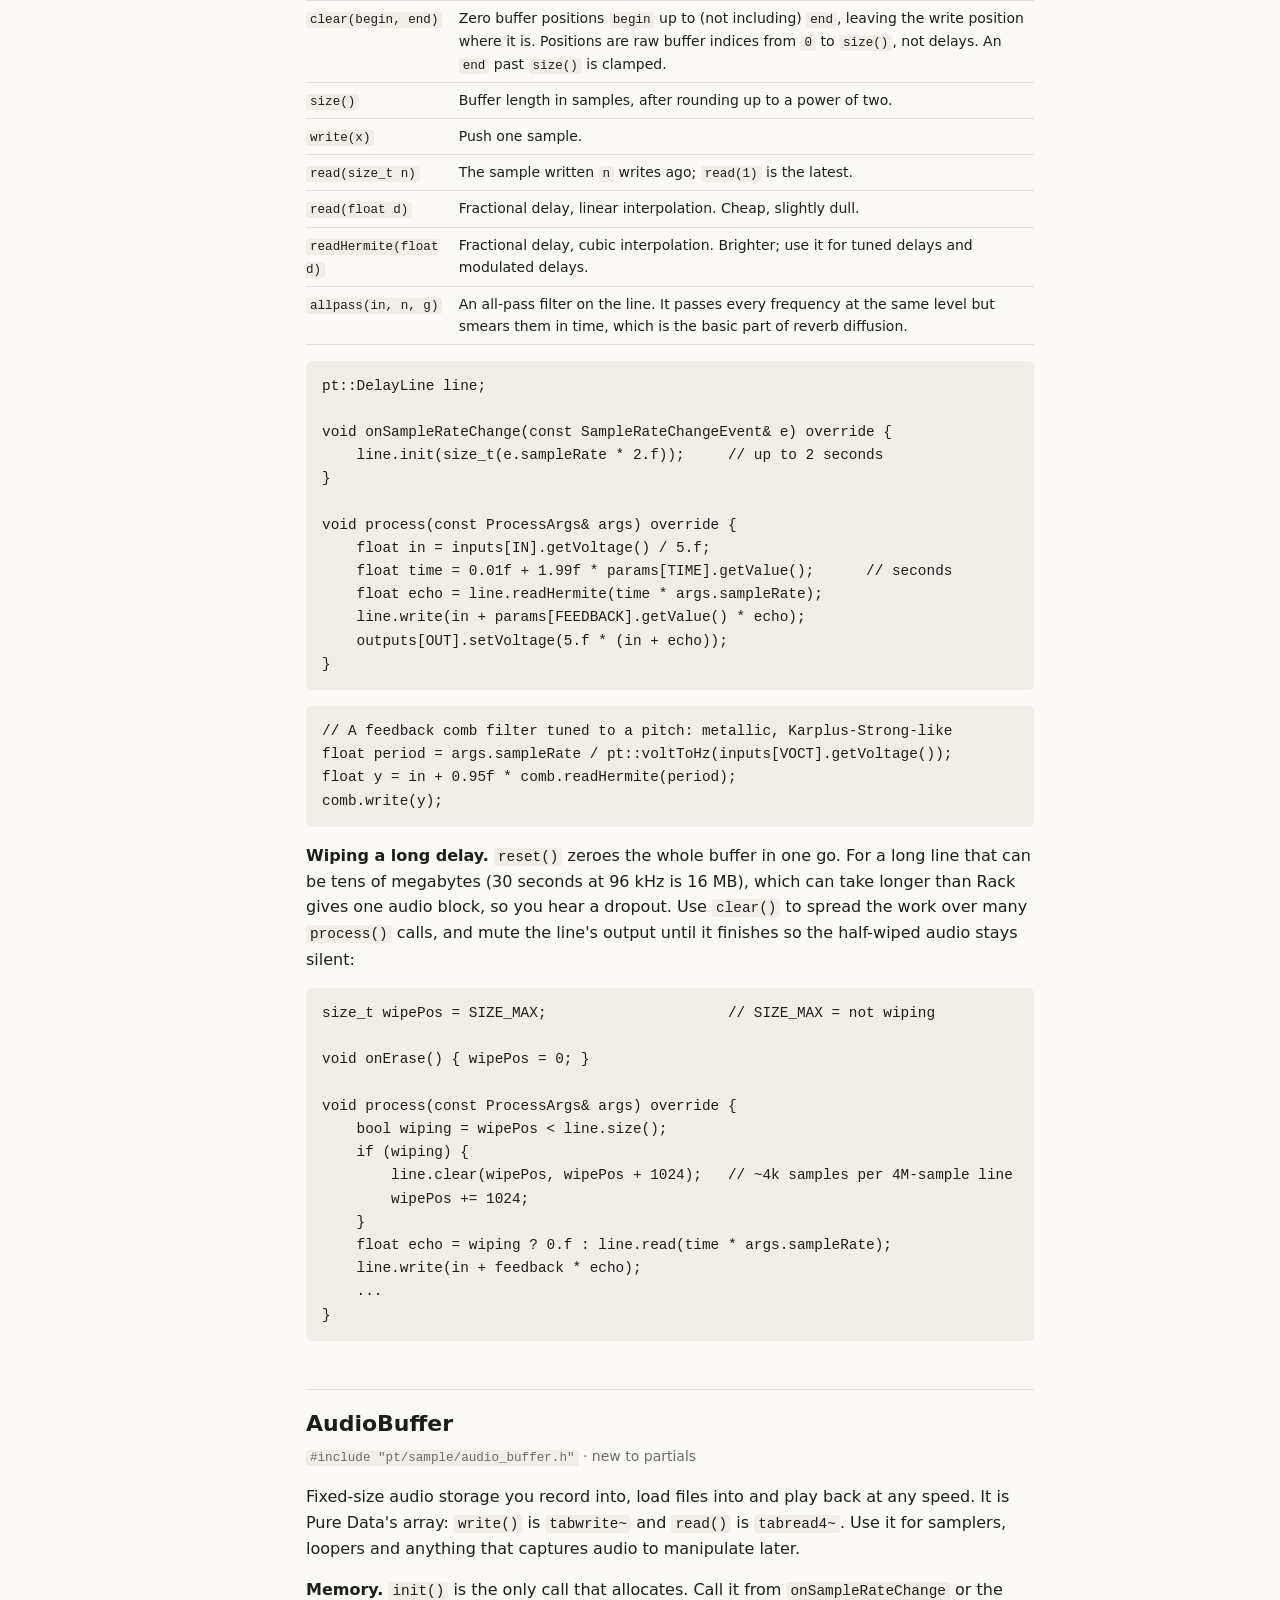
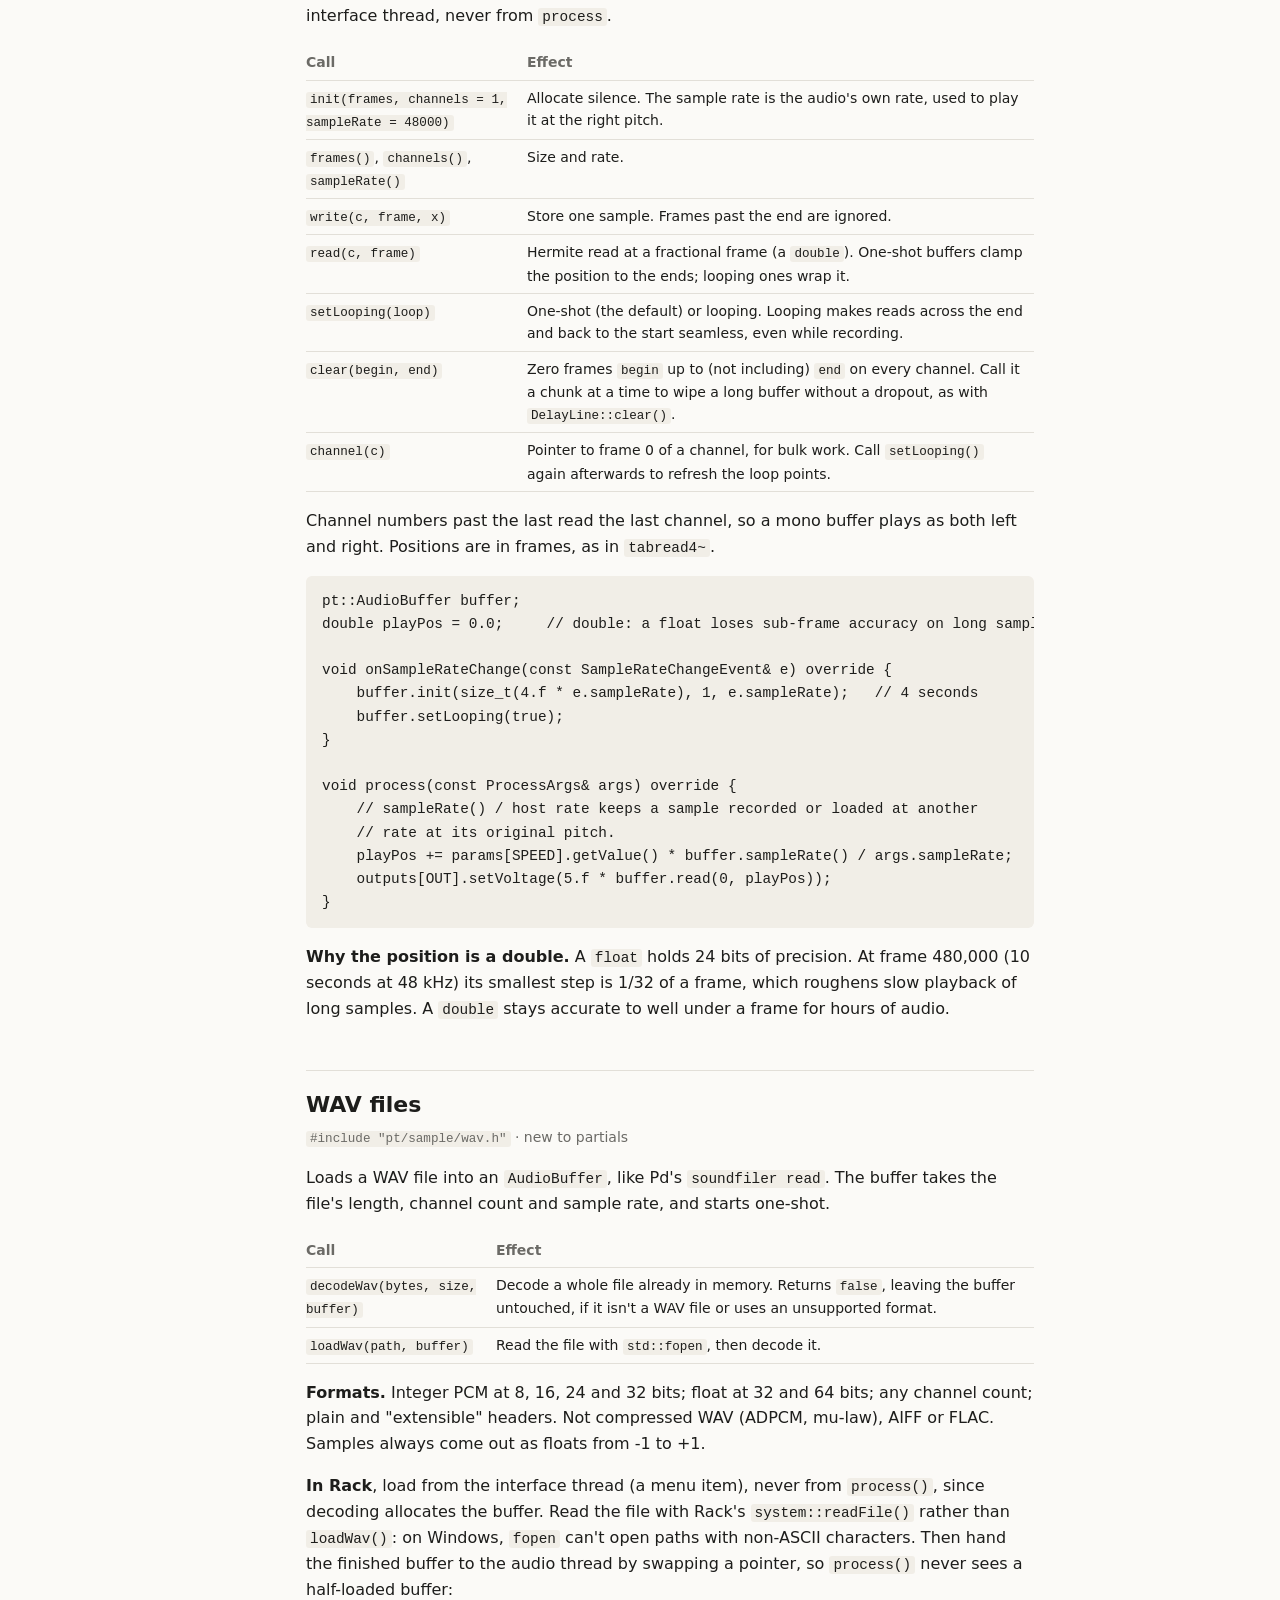
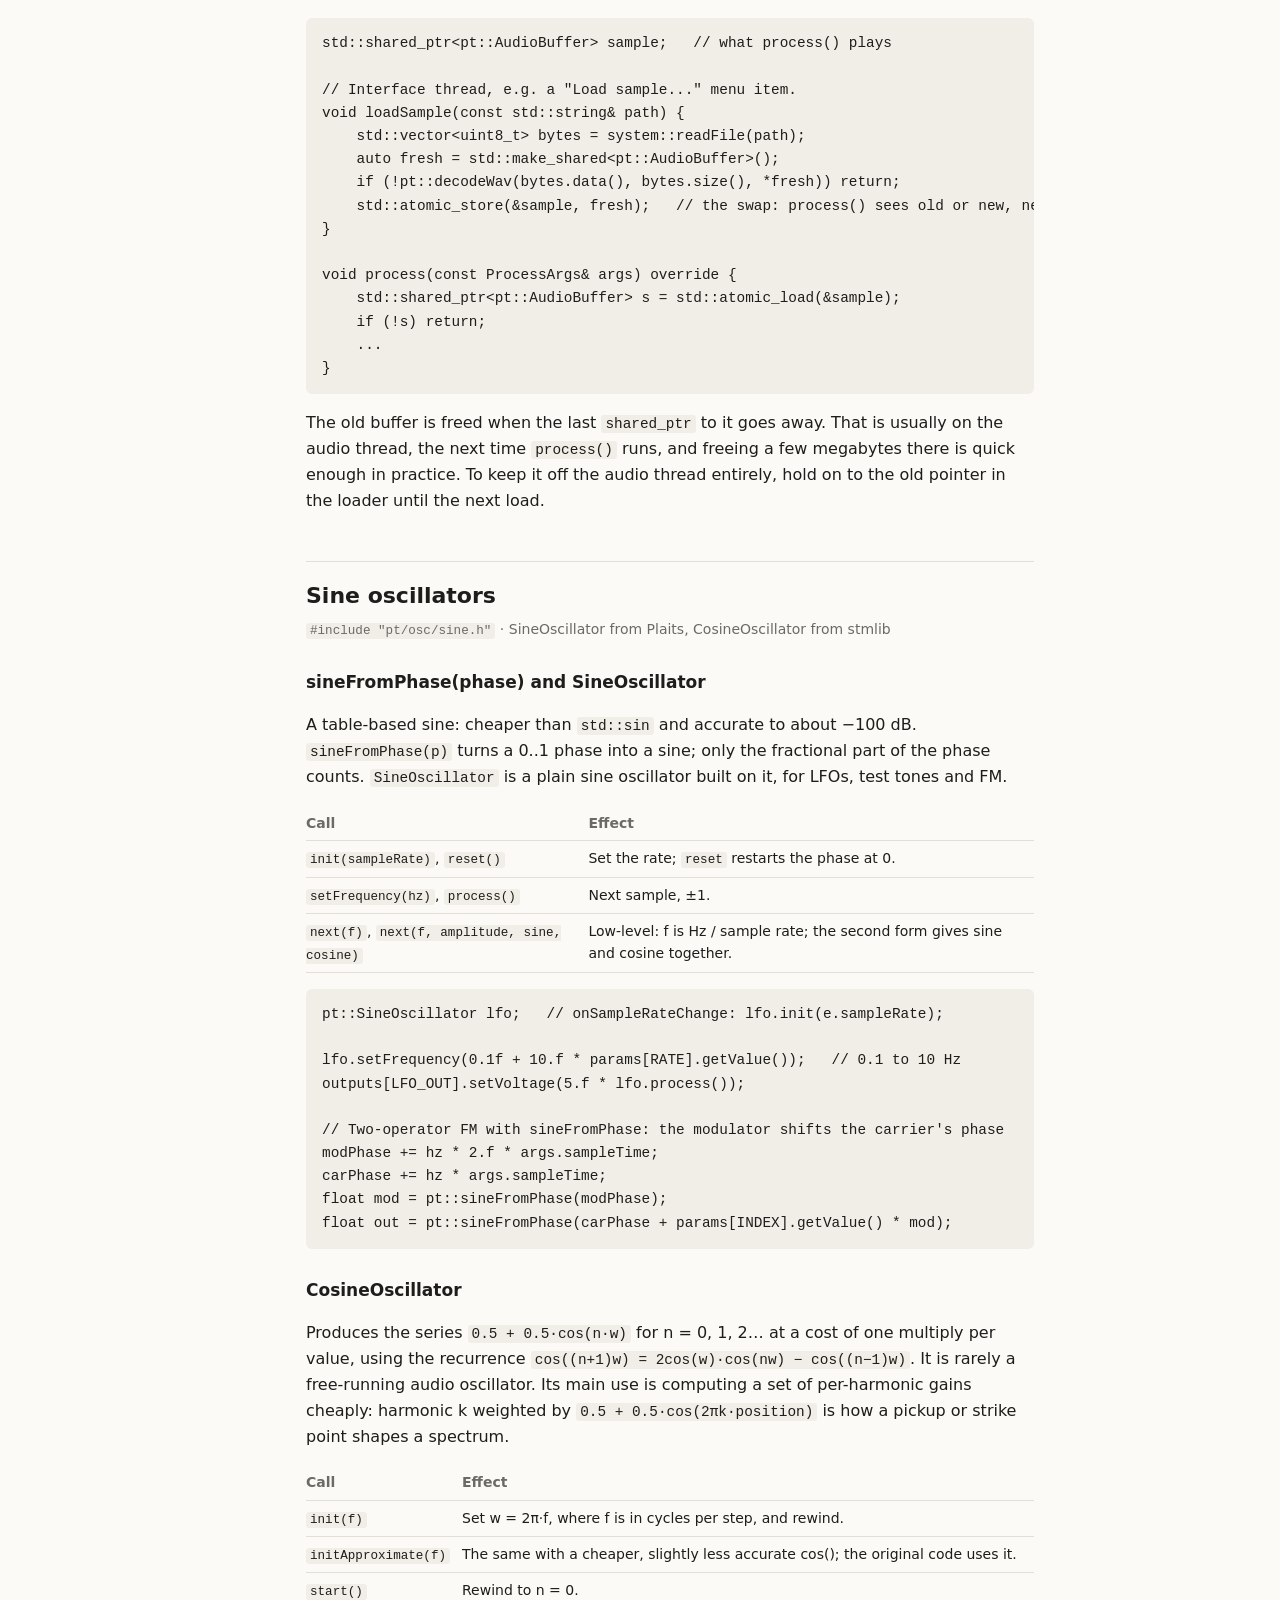
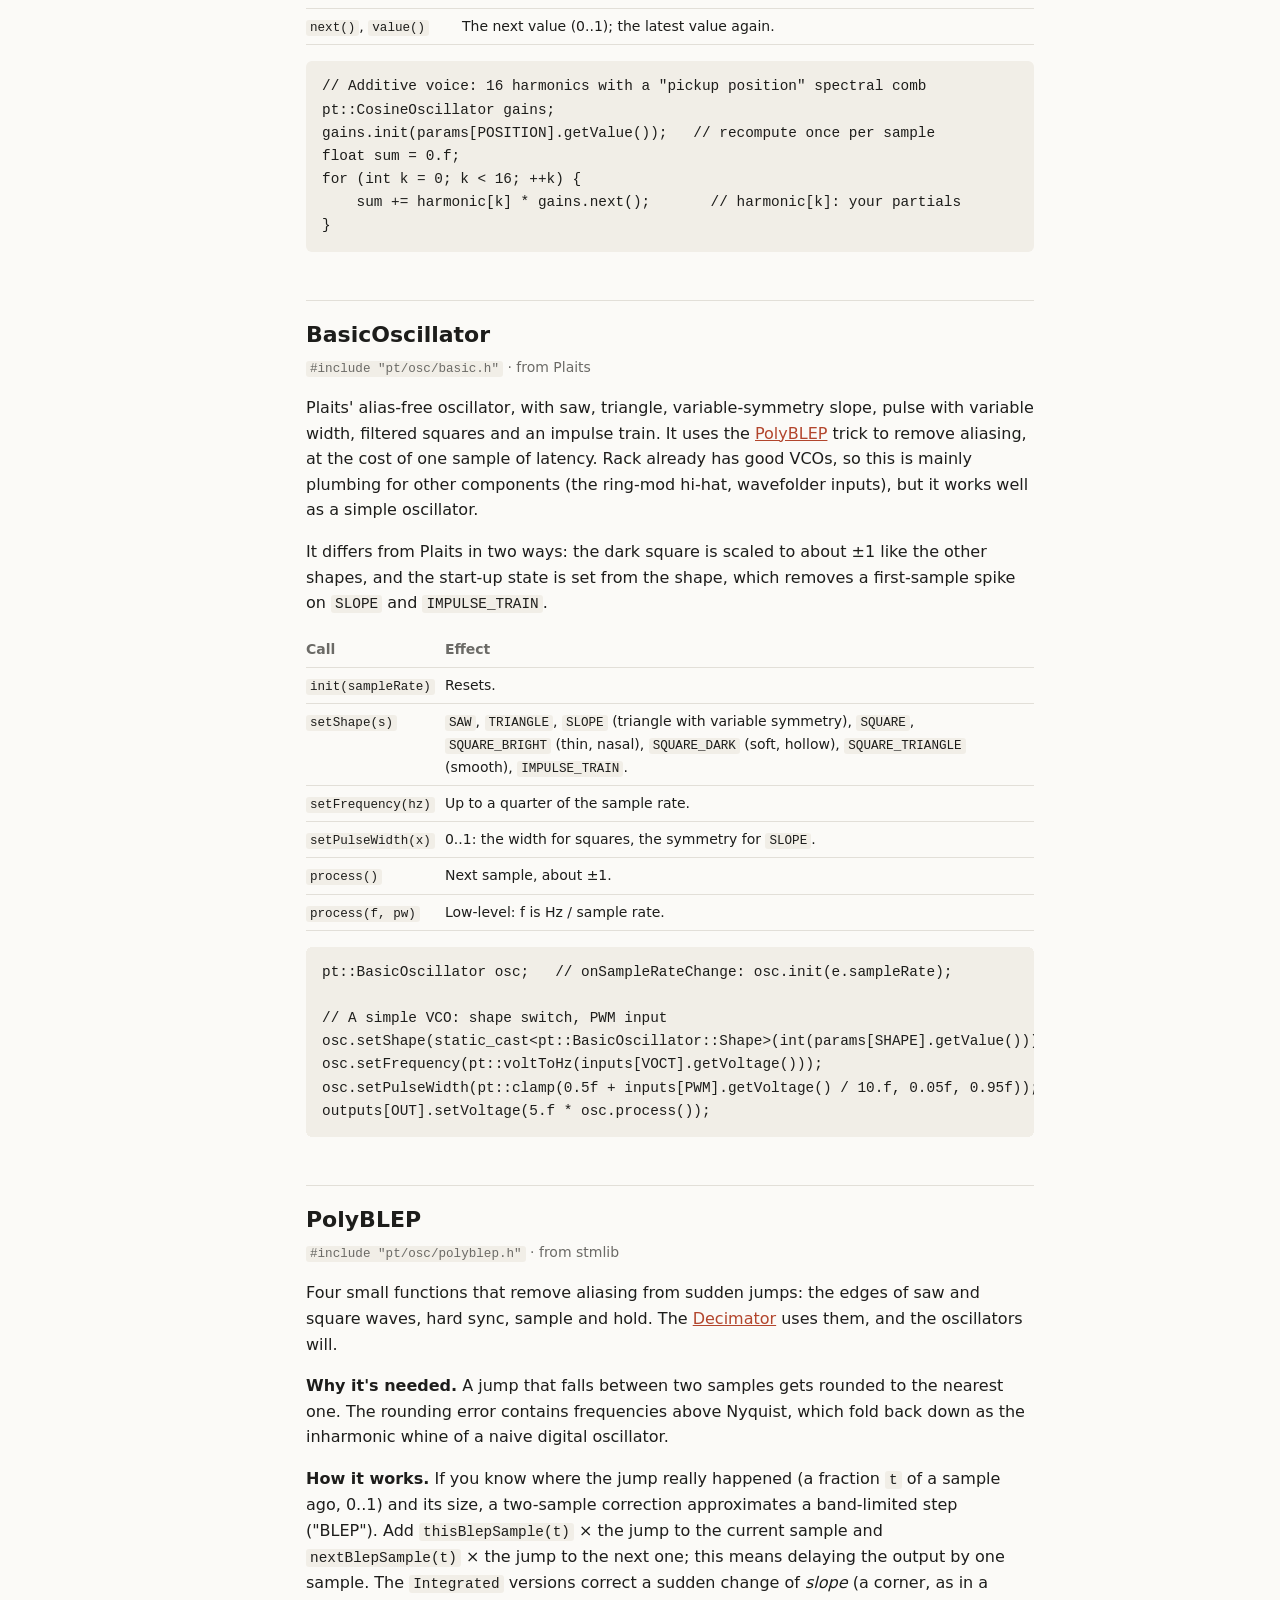
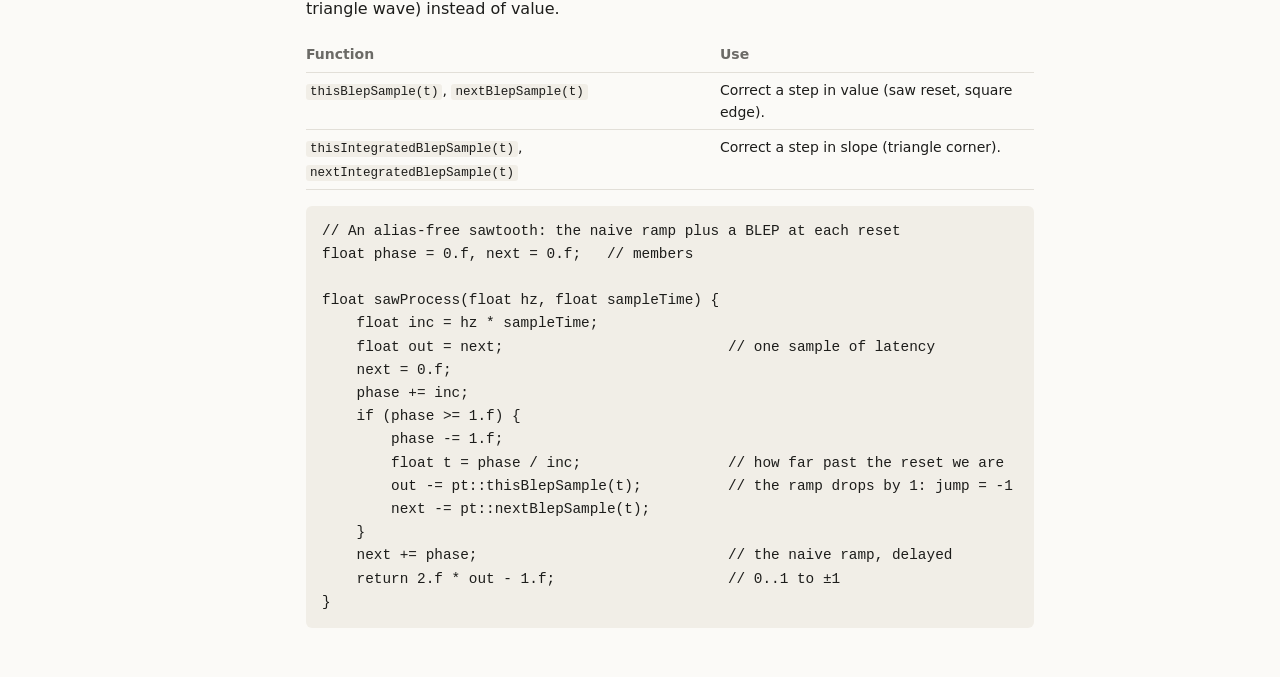
<file: docs/plumbing.html>
<!doctype html>
<html lang="en">
<head>
<meta charset="utf-8">
<meta name="viewport" content="width=device-width, initial-scale=1">
<title>Plumbing · partials</title>
<link rel="stylesheet" href="style.css">
</head>
<body>
<div class="page">
<nav>
  <div class="title">partials</div>
  <a href="index.html">Overview</a>
  <a href="setup.html">Getting started</a>
  <a href="tutorial.html">Tutorial</a>
  <a href="toolkit.html">Toolkit</a>
  <a href="core.html">Core</a>
  <a href="physical.html">Physical models</a>
  <a href="dynamics.html">Dynamics</a>
  <a href="fx.html">Effects</a>
  <a href="drums.html">Drums</a>
  <a href="mod.html">Modulation</a>
  <a href="osc.html">Oscillators</a>
  <a href="noise.html">Noise</a>
  <a href="spectral.html">Spectral</a>
  <a href="plumbing.html" class="here">Plumbing</a>
</nav>
<main>

<h1>Plumbing</h1>
<p class="lede">Filters, delays and helpers the other components are built from. They are all useful on their own.</p>

<!-- ===================================================================== -->
<h2 id="filter-svf">Svf</h2>
<p class="origin"><code>#include "pt/filter/svf.h"</code> · from stmlib</p>
<p>A state-variable filter: one 12 dB/octave filter that gives low-pass, band-pass and high-pass at the same time. Gillet uses it everywhere: as a synth filter, for each mode of the modal resonator, as formant filters and in the drums.</p>
<p><strong>How it works.</strong> Two integrators sit in a feedback loop. This is the "zero-delay feedback" version: it solves the loop for the current sample, rather than using the previous one, so the filter stays in tune right up to Nyquist and its settings can change on every sample without clicks or instability.</p>
<table>
<tr><th>Call</th><th>Effect</th></tr>
<tr><td><code>init(sampleRate)</code></td><td>Set the rate and clear the state.</td></tr>
<tr><td><code>reset()</code></td><td>Clear the state (silence a ringing filter).</td></tr>
<tr><td><code>setFrequency(hz, q)</code></td><td>Cutoff and resonance. Q of 0.5 gives no peak, 0.707 is flat (Butterworth), 2–5 is a resonant synth filter, 10 and above ring like a bell.</td></tr>
<tr><td><code>process(in)</code></td><td>Returns <code>pt::SvfOut</code> with fields <code>lp</code>, <code>bp</code> and <code>hp</code>. Outputs you don't use cost nothing.</td></tr>
<tr><td><code>r()</code></td><td>1/q. <code>bp * r()</code> is a band-pass whose peak stays at unity gain whatever the Q.</td></tr>
<tr><td><code>setCoefficients(f, q, approx)</code></td><td>Low-level: <code>f</code> is cutoff / sample rate, and <code>approx</code> is a <code>pt::TanApprox</code> (see below).</td></tr>
<tr><td><code>setGQ(g, q)</code>, <code>g()</code></td><td>Set or read the pre-computed frequency coefficient, for example to copy tuning from one filter to another.</td></tr>
</table>
<pre><code>pt::Svf filter;
// onSampleRateChange: filter.init(e.sampleRate);

void process(const ProcessArgs&amp; args) override {
    float cutoff = pt::voltToHz(params[CUTOFF].getValue() + inputs[CUTOFF_CV].getVoltage());
    float q = 0.5f + 20.f * params[RESONANCE].getValue();
    filter.setFrequency(pt::clamp(cutoff, 20.f, 20000.f), q);

    pt::SvfOut o = filter.process(inputs[IN].getVoltage() / 5.f);
    outputs[LP].setVoltage(5.f * o.lp);
    outputs[BP].setVoltage(5.f * o.bp);
    outputs[HP].setVoltage(5.f * o.hp);
    outputs[NOTCH].setVoltage(5.f * (o.lp + o.hp));   // notch = LP + HP
}</code></pre>
<p><strong><code>tanApprox(f, approx)</code></strong>: the filter needs <code>tan(π·f)</code>. Gillet's code uses cheap polynomial versions of it, and ports keep the same one so they sound identical. Options:</p>
<ul>
  <li><code>Exact</code>: <code>std::tan</code>, used by <code>setFrequency</code>.</li>
  <li><code>Accurate</code>: good everywhere.</li>
  <li><code>Fast</code>: good from 16 Hz to 16 kHz at 48 kHz.</li>
  <li><code>Dirty</code>: good below about 8 kHz.</li>
</ul>
<pre><code>// A bank of 32 filters retuned every sample: the cheap approximation is plenty
float f = hz * args.sampleTime;   // cutoff / sample rate
bank[i].setCoefficients(f, 50.f, pt::TanApprox::Fast);</code></pre>

<!-- ===================================================================== -->
<h2 id="filter-one_pole">OnePole</h2>
<p class="origin"><code>#include "pt/filter/one_pole.h"</code> · from stmlib</p>
<p>The simplest filter: a gentle 6 dB/octave low-pass and high-pass. Use it to tame harsh highs, take the edge off a square wave, remove rumble, or smooth a CV with a cutoff in Hz. It is built the same way as the Svf, so it stays accurate up to Nyquist.</p>
<table>
<tr><th>Call</th><th>Effect</th></tr>
<tr><td><code>init(sampleRate)</code>, <code>reset()</code></td><td>As for Svf.</td></tr>
<tr><td><code>setFrequency(hz)</code></td><td>Cutoff: the −3 dB point.</td></tr>
<tr><td><code>process(in)</code></td><td>Returns <code>pt::OnePoleOut</code> with fields <code>lp</code> and <code>hp</code>.</td></tr>
<tr><td><code>setCoefficients(f, approx)</code></td><td>Low-level: cutoff / sample rate, plus a <code>TanApprox</code>.</td></tr>
</table>
<pre><code>pt::OnePole tone;
// onSampleRateChange: tone.init(e.sampleRate);

// A tilt "tone" knob: below the middle darkens (low-pass), above thins (high-pass)
tone.setFrequency(800.f);
pt::OnePoleOut o = tone.process(in);
float t = params[TONE].getValue();          // 0..1, 0.5 = flat
float out = t &lt; 0.5f ? pt::crossfade(o.lp, in, t * 2.f)
                     : pt::crossfade(in, o.hp, t * 2.f - 1.f);</code></pre>

<!-- ===================================================================== -->
<h2 id="filter-dc_blocker">DcBlocker</h2>
<p class="origin"><code>#include "pt/filter/dc_blocker.h"</code> · from stmlib</p>
<p>Removes DC offset and slow drift: a one-pole high-pass with a very low cutoff. Resonators, feedback loops and asymmetric distortion can all build up DC, which wastes headroom and makes clicks when a downstream VCA opens. Put one before the output.</p>
<table>
<tr><th>Call</th><th>Effect</th></tr>
<tr><td><code>init(sampleRate, cutoffHz = 10)</code></td><td>5–20 Hz is typical.</td></tr>
<tr><td><code>reset()</code></td><td>Clear the state.</td></tr>
<tr><td><code>process(in)</code></td><td>Returns the input minus its DC.</td></tr>
</table>
<pre><code>pt::DcBlocker dc;
// onSampleRateChange: dc.init(e.sampleRate, 10.f);

// Half-wave rectified distortion is lopsided, so its output carries DC
float y = in &gt; 0.f ? in : 0.2f * in;
outputs[OUT].setVoltage(5.f * dc.process(y));</code></pre>

<!-- ===================================================================== -->
<h2 id="fx-delay_line">DelayLine</h2>
<p class="origin"><code>#include "pt/fx/delay_line.h"</code> · from stmlib</p>
<p>A circular buffer: write one sample at a time, read back from any point in the past. It is the basic part of echoes, choruses, comb filters, strings and reverbs.</p>
<p><strong>Memory.</strong> <code>init(maxDelaySamples)</code> allocates the buffer, so call it from <code>onSampleRateChange</code>, never from <code>process</code>. Size it from the sample rate so delay times hold in seconds.</p>
<table>
<tr><th>Call</th><th>Effect</th></tr>
<tr><td><code>init(maxDelay)</code></td><td>Allocate room for up to <code>maxDelay</code> samples. The buffer is rounded up to a power of two.</td></tr>
<tr><td><code>reset()</code></td><td>Clear to silence.</td></tr>
<tr><td><code>clear(begin, end)</code></td><td>Zero buffer positions <code>begin</code> up to (not including) <code>end</code>, leaving the write position where it is. Positions are raw buffer indices from <code>0</code> to <code>size()</code>, not delays. An <code>end</code> past <code>size()</code> is clamped.</td></tr>
<tr><td><code>size()</code></td><td>Buffer length in samples, after rounding up to a power of two.</td></tr>
<tr><td><code>write(x)</code></td><td>Push one sample.</td></tr>
<tr><td><code>read(size_t n)</code></td><td>The sample written <code>n</code> writes ago; <code>read(1)</code> is the latest.</td></tr>
<tr><td><code>read(float d)</code></td><td>Fractional delay, linear interpolation. Cheap, slightly dull.</td></tr>
<tr><td><code>readHermite(float d)</code></td><td>Fractional delay, cubic interpolation. Brighter; use it for tuned delays and modulated delays.</td></tr>
<tr><td><code>allpass(in, n, g)</code></td><td>An all-pass filter on the line. It passes every frequency at the same level but smears them in time, which is the basic part of reverb diffusion.</td></tr>
</table>
<pre><code>pt::DelayLine line;

void onSampleRateChange(const SampleRateChangeEvent&amp; e) override {
    line.init(size_t(e.sampleRate * 2.f));     // up to 2 seconds
}

void process(const ProcessArgs&amp; args) override {
    float in = inputs[IN].getVoltage() / 5.f;
    float time = 0.01f + 1.99f * params[TIME].getValue();      // seconds
    float echo = line.readHermite(time * args.sampleRate);
    line.write(in + params[FEEDBACK].getValue() * echo);
    outputs[OUT].setVoltage(5.f * (in + echo));
}</code></pre>
<pre><code>// A feedback comb filter tuned to a pitch: metallic, Karplus-Strong-like
float period = args.sampleRate / pt::voltToHz(inputs[VOCT].getVoltage());
float y = in + 0.95f * comb.readHermite(period);
comb.write(y);</code></pre>
<p><strong>Wiping a long delay.</strong> <code>reset()</code> zeroes the whole buffer in one go. For a long line that can be tens of megabytes (30 seconds at 96 kHz is 16 MB), which can take longer than Rack gives one audio block, so you hear a dropout. Use <code>clear()</code> to spread the work over many <code>process()</code> calls, and mute the line's output until it finishes so the half-wiped audio stays silent:</p>
<pre><code>size_t wipePos = SIZE_MAX;                     // SIZE_MAX = not wiping

void onErase() { wipePos = 0; }

void process(const ProcessArgs&amp; args) override {
    bool wiping = wipePos &lt; line.size();
    if (wiping) {
        line.clear(wipePos, wipePos + 1024);   // ~4k samples per 4M-sample line
        wipePos += 1024;
    }
    float echo = wiping ? 0.f : line.read(time * args.sampleRate);
    line.write(in + feedback * echo);
    ...
}</code></pre>

<!-- ===================================================================== -->
<h2 id="sample-audio_buffer">AudioBuffer</h2>
<p class="origin"><code>#include "pt/sample/audio_buffer.h"</code> · new to partials</p>
<p>Fixed-size audio storage you record into, load files into and play back at any speed. It is Pure Data's array: <code>write()</code> is <code>tabwrite~</code> and <code>read()</code> is <code>tabread4~</code>. Use it for samplers, loopers and anything that captures audio to manipulate later.</p>
<p><strong>Memory.</strong> <code>init()</code> is the only call that allocates. Call it from <code>onSampleRateChange</code> or the interface thread, never from <code>process</code>.</p>
<table>
<tr><th>Call</th><th>Effect</th></tr>
<tr><td><code>init(frames, channels = 1, sampleRate = 48000)</code></td><td>Allocate silence. The sample rate is the audio's own rate, used to play it at the right pitch.</td></tr>
<tr><td><code>frames()</code>, <code>channels()</code>, <code>sampleRate()</code></td><td>Size and rate.</td></tr>
<tr><td><code>write(c, frame, x)</code></td><td>Store one sample. Frames past the end are ignored.</td></tr>
<tr><td><code>read(c, frame)</code></td><td>Hermite read at a fractional frame (a <code>double</code>). One-shot buffers clamp the position to the ends; looping ones wrap it.</td></tr>
<tr><td><code>setLooping(loop)</code></td><td>One-shot (the default) or looping. Looping makes reads across the end and back to the start seamless, even while recording.</td></tr>
<tr><td><code>clear(begin, end)</code></td><td>Zero frames <code>begin</code> up to (not including) <code>end</code> on every channel. Call it a chunk at a time to wipe a long buffer without a dropout, as with <code>DelayLine::clear()</code>.</td></tr>
<tr><td><code>channel(c)</code></td><td>Pointer to frame 0 of a channel, for bulk work. Call <code>setLooping()</code> again afterwards to refresh the loop points.</td></tr>
</table>
<p>Channel numbers past the last read the last channel, so a mono buffer plays as both left and right. Positions are in frames, as in <code>tabread4~</code>.</p>
<pre><code>pt::AudioBuffer buffer;
double playPos = 0.0;     // double: a float loses sub-frame accuracy on long samples

void onSampleRateChange(const SampleRateChangeEvent&amp; e) override {
    buffer.init(size_t(4.f * e.sampleRate), 1, e.sampleRate);   // 4 seconds
    buffer.setLooping(true);
}

void process(const ProcessArgs&amp; args) override {
    // sampleRate() / host rate keeps a sample recorded or loaded at another
    // rate at its original pitch.
    playPos += params[SPEED].getValue() * buffer.sampleRate() / args.sampleRate;
    outputs[OUT].setVoltage(5.f * buffer.read(0, playPos));
}</code></pre>
<p><strong>Why the position is a double.</strong> A <code>float</code> holds 24 bits of precision. At frame 480,000 (10 seconds at 48 kHz) its smallest step is 1/32 of a frame, which roughens slow playback of long samples. A <code>double</code> stays accurate to well under a frame for hours of audio.</p>

<!-- ===================================================================== -->
<h2 id="sample-wav">WAV files</h2>
<p class="origin"><code>#include "pt/sample/wav.h"</code> · new to partials</p>
<p>Loads a WAV file into an <code>AudioBuffer</code>, like Pd's <code>soundfiler read</code>. The buffer takes the file's length, channel count and sample rate, and starts one-shot.</p>
<table>
<tr><th>Call</th><th>Effect</th></tr>
<tr><td><code>decodeWav(bytes, size, buffer)</code></td><td>Decode a whole file already in memory. Returns <code>false</code>, leaving the buffer untouched, if it isn't a WAV file or uses an unsupported format.</td></tr>
<tr><td><code>loadWav(path, buffer)</code></td><td>Read the file with <code>std::fopen</code>, then decode it.</td></tr>
</table>
<p><strong>Formats.</strong> Integer PCM at 8, 16, 24 and 32 bits; float at 32 and 64 bits; any channel count; plain and "extensible" headers. Not compressed WAV (ADPCM, mu-law), AIFF or FLAC. Samples always come out as floats from -1 to +1.</p>
<p><strong>In Rack</strong>, load from the interface thread (a menu item), never from <code>process()</code>, since decoding allocates the buffer. Read the file with Rack's <code>system::readFile()</code> rather than <code>loadWav()</code>: on Windows, <code>fopen</code> can't open paths with non-ASCII characters. Then hand the finished buffer to the audio thread by swapping a pointer, so <code>process()</code> never sees a half-loaded buffer:</p>
<pre><code>std::shared_ptr&lt;pt::AudioBuffer&gt; sample;   // what process() plays

// Interface thread, e.g. a "Load sample..." menu item.
void loadSample(const std::string&amp; path) {
    std::vector&lt;uint8_t&gt; bytes = system::readFile(path);
    auto fresh = std::make_shared&lt;pt::AudioBuffer&gt;();
    if (!pt::decodeWav(bytes.data(), bytes.size(), *fresh)) return;
    std::atomic_store(&amp;sample, fresh);   // the swap: process() sees old or new, never half
}

void process(const ProcessArgs&amp; args) override {
    std::shared_ptr&lt;pt::AudioBuffer&gt; s = std::atomic_load(&amp;sample);
    if (!s) return;
    ...
}</code></pre>
<p>The old buffer is freed when the last <code>shared_ptr</code> to it goes away. That is usually on the audio thread, the next time <code>process()</code> runs, and freeing a few megabytes there is quick enough in practice. To keep it off the audio thread entirely, hold on to the old pointer in the loader until the next load.</p>

<!-- ===================================================================== -->
<h2 id="osc-sine">Sine oscillators</h2>
<p class="origin"><code>#include "pt/osc/sine.h"</code> · SineOscillator from Plaits, CosineOscillator from stmlib</p>

<h3>sineFromPhase(phase) and SineOscillator</h3>
<p>A table-based sine: cheaper than <code>std::sin</code> and accurate to about −100 dB. <code>sineFromPhase(p)</code> turns a 0..1 phase into a sine; only the fractional part of the phase counts. <code>SineOscillator</code> is a plain sine oscillator built on it, for LFOs, test tones and FM.</p>
<table>
<tr><th>Call</th><th>Effect</th></tr>
<tr><td><code>init(sampleRate)</code>, <code>reset()</code></td><td>Set the rate; <code>reset</code> restarts the phase at 0.</td></tr>
<tr><td><code>setFrequency(hz)</code>, <code>process()</code></td><td>Next sample, ±1.</td></tr>
<tr><td><code>next(f)</code>, <code>next(f, amplitude, sine, cosine)</code></td><td>Low-level: f is Hz / sample rate; the second form gives sine and cosine together.</td></tr>
</table>
<pre><code>pt::SineOscillator lfo;   // onSampleRateChange: lfo.init(e.sampleRate);

lfo.setFrequency(0.1f + 10.f * params[RATE].getValue());   // 0.1 to 10 Hz
outputs[LFO_OUT].setVoltage(5.f * lfo.process());

// Two-operator FM with sineFromPhase: the modulator shifts the carrier's phase
modPhase += hz * 2.f * args.sampleTime;
carPhase += hz * args.sampleTime;
float mod = pt::sineFromPhase(modPhase);
float out = pt::sineFromPhase(carPhase + params[INDEX].getValue() * mod);</code></pre>

<h3>CosineOscillator</h3>
<p>Produces the series <code>0.5 + 0.5·cos(n·w)</code> for n = 0, 1, 2… at a cost of one multiply per value, using the recurrence <code>cos((n+1)w) = 2cos(w)·cos(nw) − cos((n−1)w)</code>. It is rarely a free-running audio oscillator. Its main use is computing a set of per-harmonic gains cheaply: harmonic k weighted by <code>0.5 + 0.5·cos(2πk·position)</code> is how a pickup or strike point shapes a spectrum.</p>
<table>
<tr><th>Call</th><th>Effect</th></tr>
<tr><td><code>init(f)</code></td><td>Set w = 2π·f, where f is in cycles per step, and rewind.</td></tr>
<tr><td><code>initApproximate(f)</code></td><td>The same with a cheaper, slightly less accurate cos(); the original code uses it.</td></tr>
<tr><td><code>start()</code></td><td>Rewind to n = 0.</td></tr>
<tr><td><code>next()</code>, <code>value()</code></td><td>The next value (0..1); the latest value again.</td></tr>
</table>
<pre><code>// Additive voice: 16 harmonics with a "pickup position" spectral comb
pt::CosineOscillator gains;
gains.init(params[POSITION].getValue());   // recompute once per sample
float sum = 0.f;
for (int k = 0; k &lt; 16; ++k) {
    sum += harmonic[k] * gains.next();       // harmonic[k]: your partials
}</code></pre>

<!-- ===================================================================== -->
<h2 id="osc-basic">BasicOscillator</h2>
<p class="origin"><code>#include "pt/osc/basic.h"</code> · from Plaits</p>
<p>Plaits' alias-free oscillator, with saw, triangle, variable-symmetry slope, pulse with variable width, filtered squares and an impulse train. It uses the <a href="#osc-polyblep">PolyBLEP</a> trick to remove aliasing, at the cost of one sample of latency. Rack already has good VCOs, so this is mainly plumbing for other components (the ring-mod hi-hat, wavefolder inputs), but it works well as a simple oscillator.</p>
<p>It differs from Plaits in two ways: the dark square is scaled to about ±1 like the other shapes, and the start-up state is set from the shape, which removes a first-sample spike on <code>SLOPE</code> and <code>IMPULSE_TRAIN</code>.</p>
<table>
<tr><th>Call</th><th>Effect</th></tr>
<tr><td><code>init(sampleRate)</code></td><td>Resets.</td></tr>
<tr><td><code>setShape(s)</code></td><td><code>SAW</code>, <code>TRIANGLE</code>, <code>SLOPE</code> (triangle with variable symmetry), <code>SQUARE</code>, <code>SQUARE_BRIGHT</code> (thin, nasal), <code>SQUARE_DARK</code> (soft, hollow), <code>SQUARE_TRIANGLE</code> (smooth), <code>IMPULSE_TRAIN</code>.</td></tr>
<tr><td><code>setFrequency(hz)</code></td><td>Up to a quarter of the sample rate.</td></tr>
<tr><td><code>setPulseWidth(x)</code></td><td>0..1: the width for squares, the symmetry for <code>SLOPE</code>.</td></tr>
<tr><td><code>process()</code></td><td>Next sample, about ±1.</td></tr>
<tr><td><code>process(f, pw)</code></td><td>Low-level: f is Hz / sample rate.</td></tr>
</table>
<pre><code>pt::BasicOscillator osc;   // onSampleRateChange: osc.init(e.sampleRate);

// A simple VCO: shape switch, PWM input
osc.setShape(static_cast&lt;pt::BasicOscillator::Shape&gt;(int(params[SHAPE].getValue())));
osc.setFrequency(pt::voltToHz(inputs[VOCT].getVoltage()));
osc.setPulseWidth(pt::clamp(0.5f + inputs[PWM].getVoltage() / 10.f, 0.05f, 0.95f));
outputs[OUT].setVoltage(5.f * osc.process());</code></pre>

<!-- ===================================================================== -->
<h2 id="osc-polyblep">PolyBLEP</h2>
<p class="origin"><code>#include "pt/osc/polyblep.h"</code> · from stmlib</p>
<p>Four small functions that remove aliasing from sudden jumps: the edges of saw and square waves, hard sync, sample and hold. The <a href="fx.html#fx-decimator">Decimator</a> uses them, and the oscillators will.</p>
<p><strong>Why it's needed.</strong> A jump that falls between two samples gets rounded to the nearest one. The rounding error contains frequencies above Nyquist, which fold back down as the inharmonic whine of a naive digital oscillator.</p>
<p><strong>How it works.</strong> If you know where the jump really happened (a fraction <code>t</code> of a sample ago, 0..1) and its size, a two-sample correction approximates a band-limited step ("BLEP"). Add <code>thisBlepSample(t)</code> × the jump to the current sample and <code>nextBlepSample(t)</code> × the jump to the next one; this means delaying the output by one sample. The <code>Integrated</code> versions correct a sudden change of <em>slope</em> (a corner, as in a triangle wave) instead of value.</p>
<table>
<tr><th>Function</th><th>Use</th></tr>
<tr><td><code>thisBlepSample(t)</code>, <code>nextBlepSample(t)</code></td><td>Correct a step in value (saw reset, square edge).</td></tr>
<tr><td><code>thisIntegratedBlepSample(t)</code>, <code>nextIntegratedBlepSample(t)</code></td><td>Correct a step in slope (triangle corner).</td></tr>
</table>
<pre><code>// An alias-free sawtooth: the naive ramp plus a BLEP at each reset
float phase = 0.f, next = 0.f;   // members

float sawProcess(float hz, float sampleTime) {
    float inc = hz * sampleTime;
    float out = next;                          // one sample of latency
    next = 0.f;
    phase += inc;
    if (phase &gt;= 1.f) {
        phase -= 1.f;
        float t = phase / inc;                 // how far past the reset we are
        out -= pt::thisBlepSample(t);          // the ramp drops by 1: jump = -1
        next -= pt::nextBlepSample(t);
    }
    next += phase;                             // the naive ramp, delayed
    return 2.f * out - 1.f;                    // 0..1 to ±1
}</code></pre>

</main>
</div>
</body>
</html>
</file>
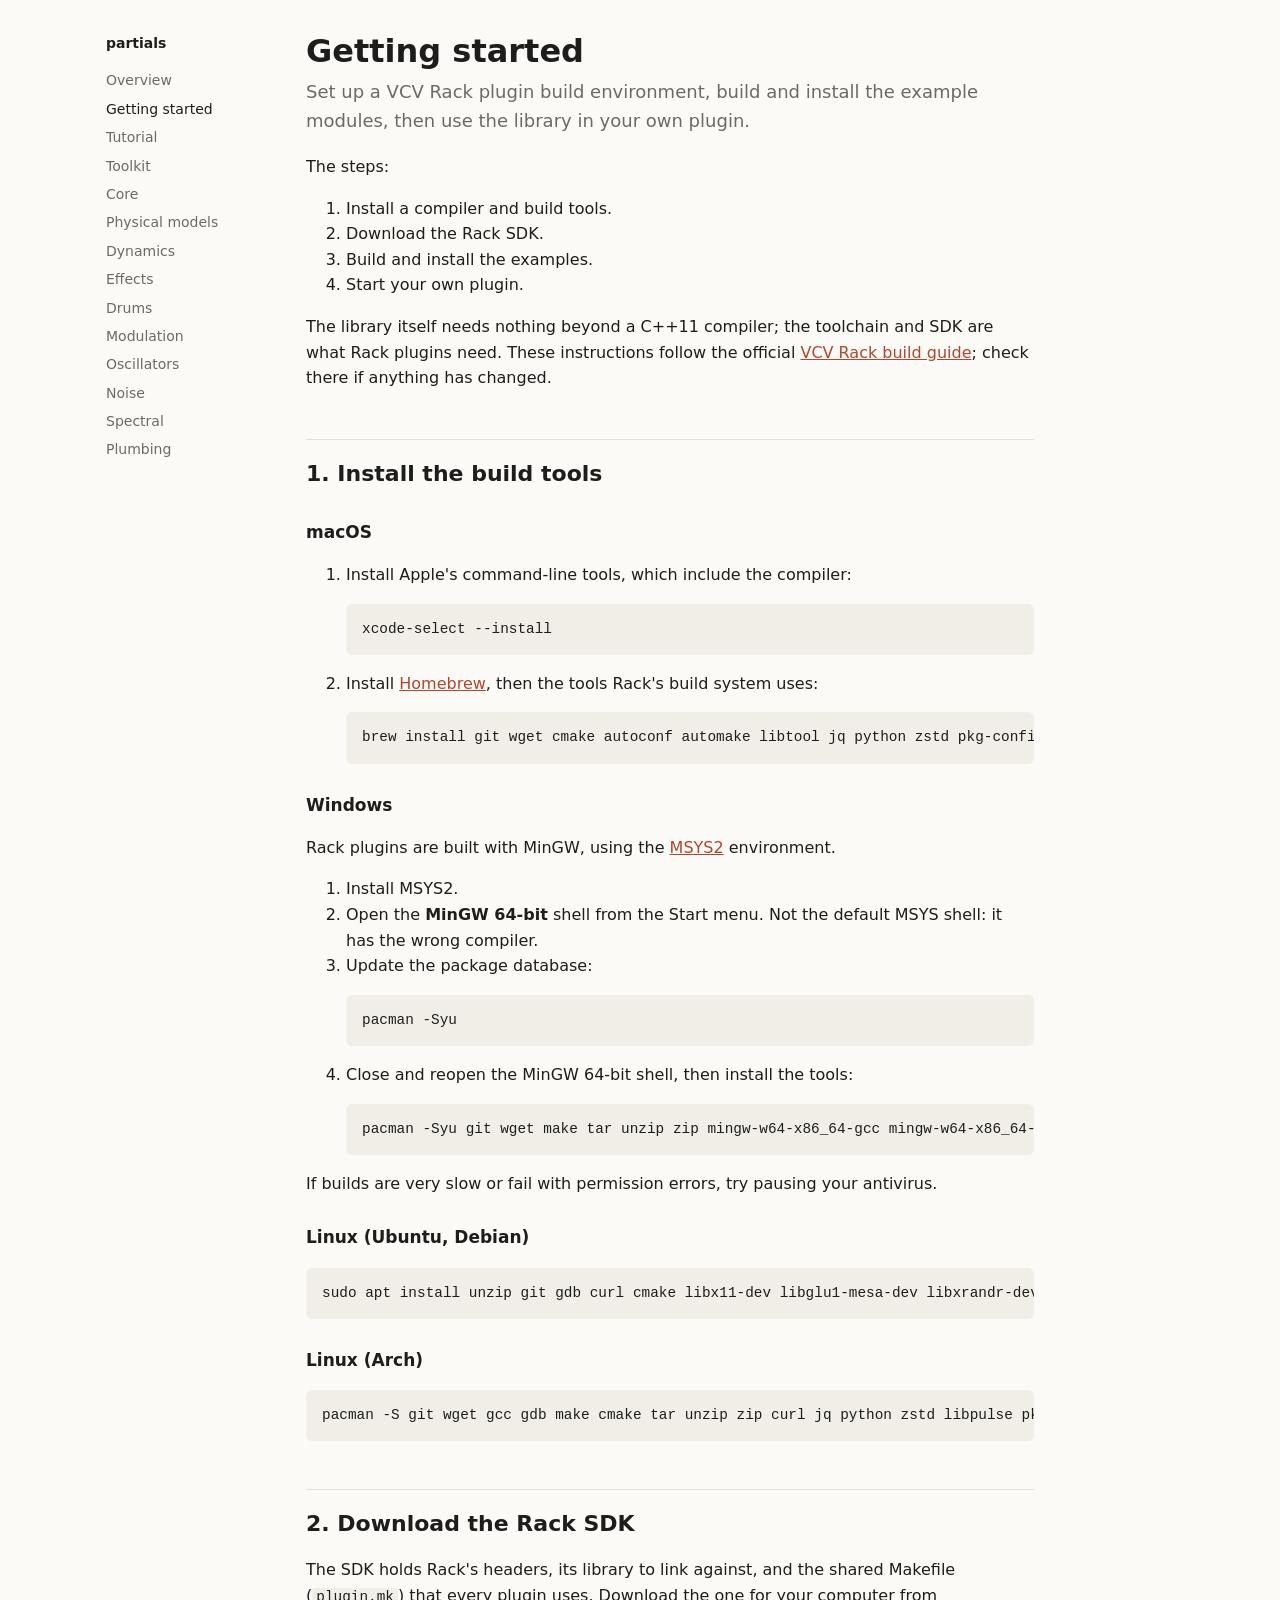
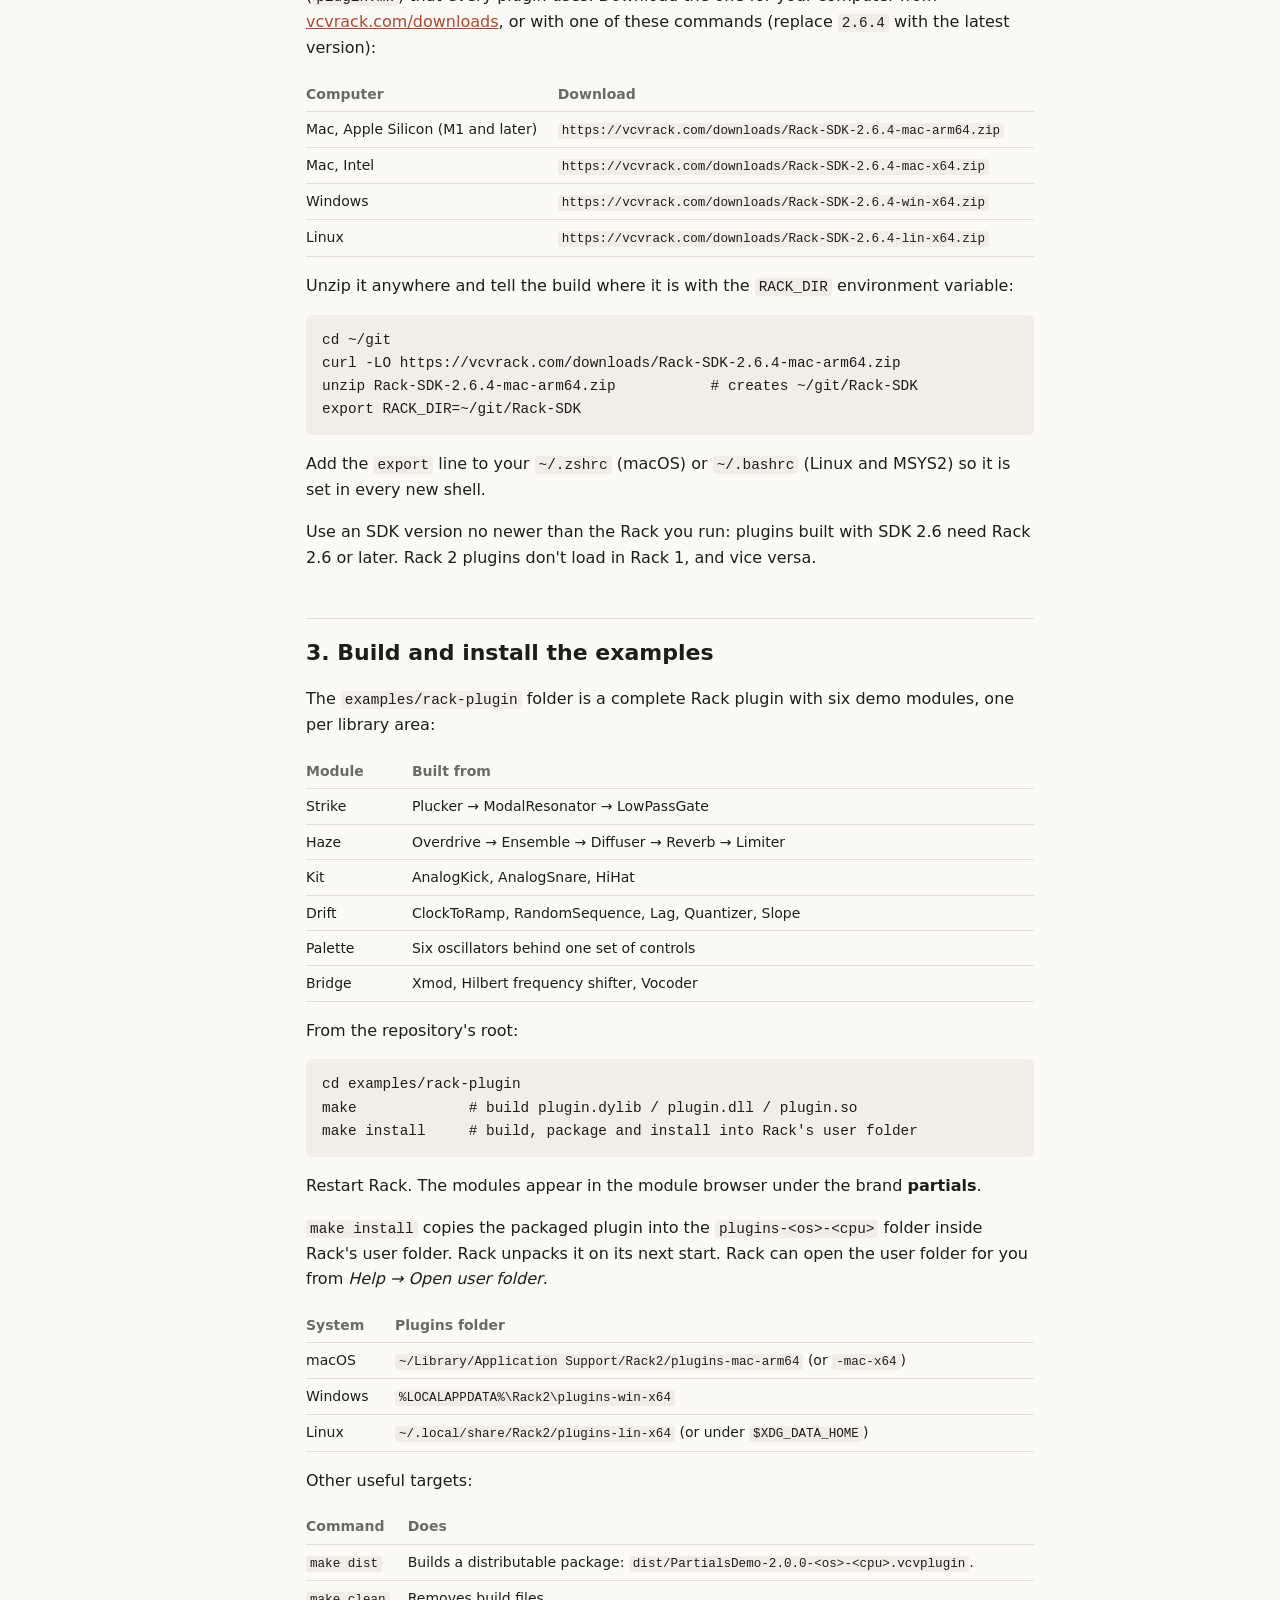
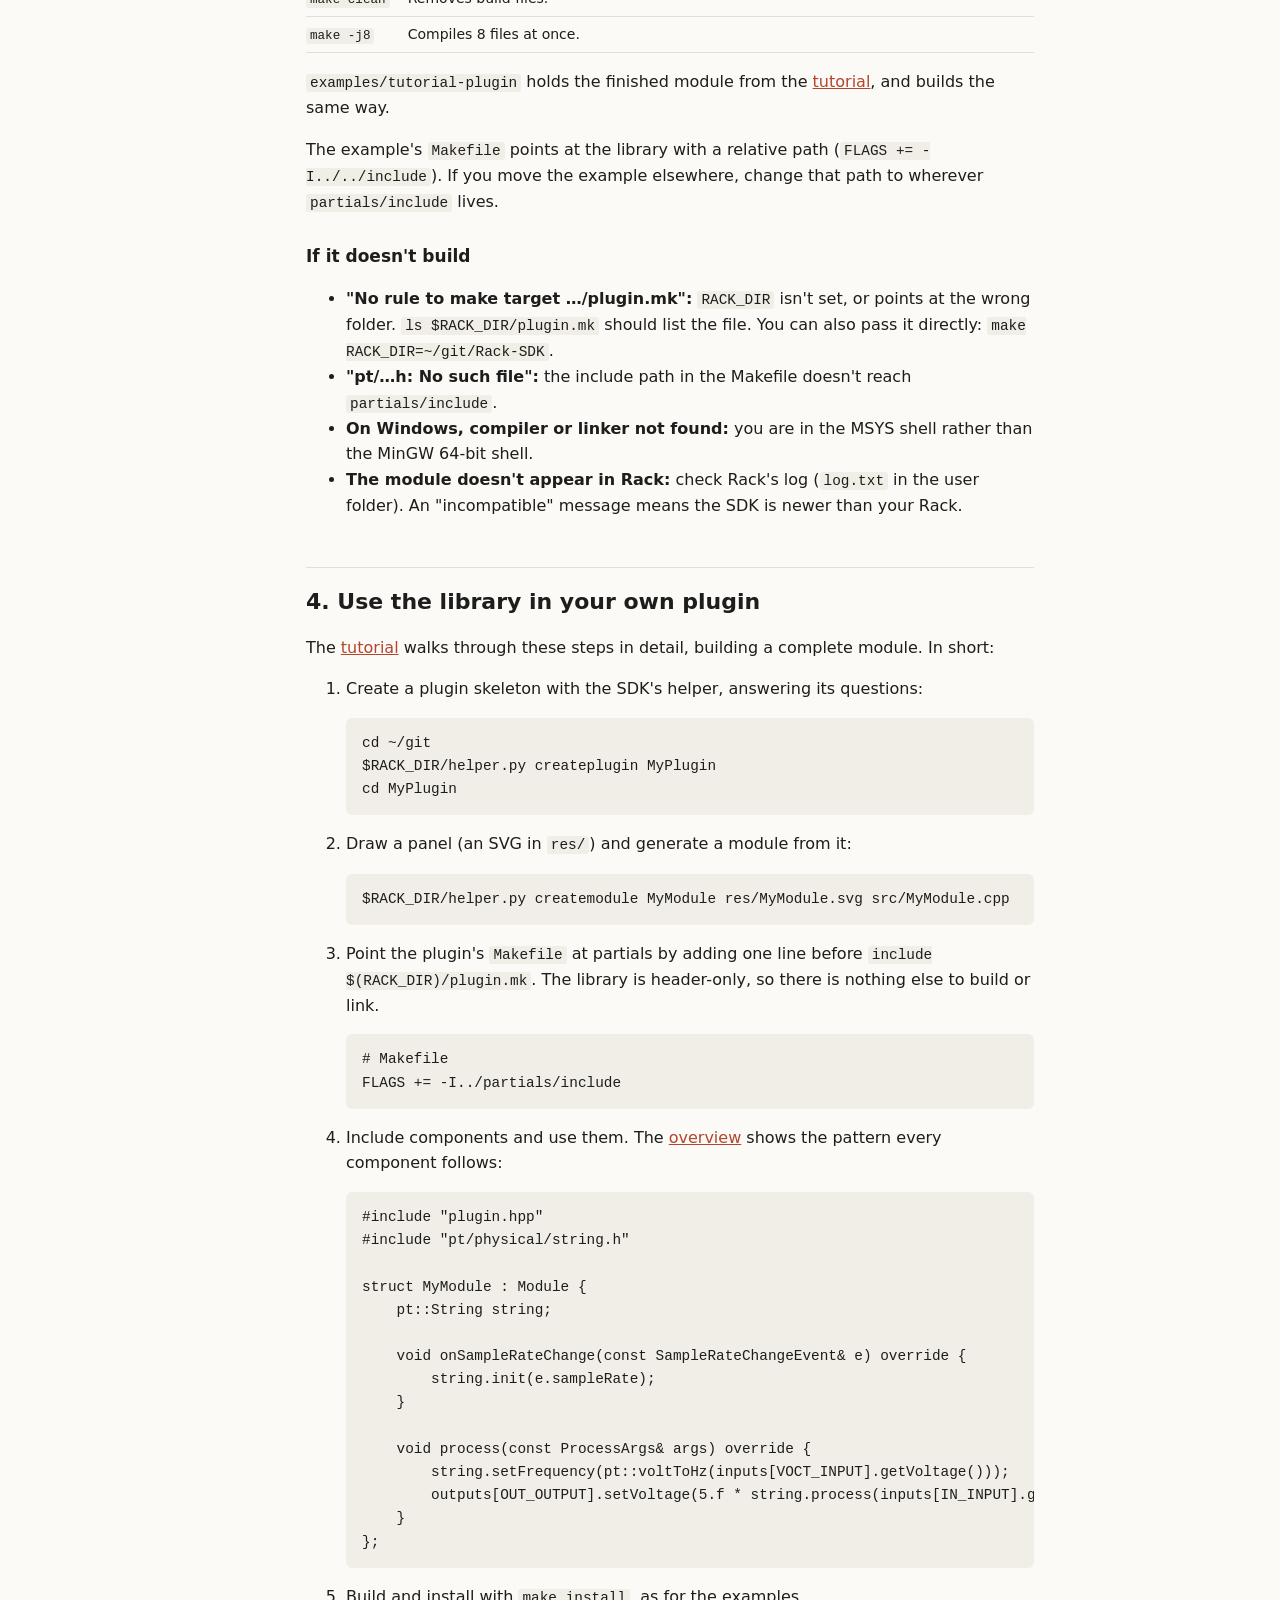
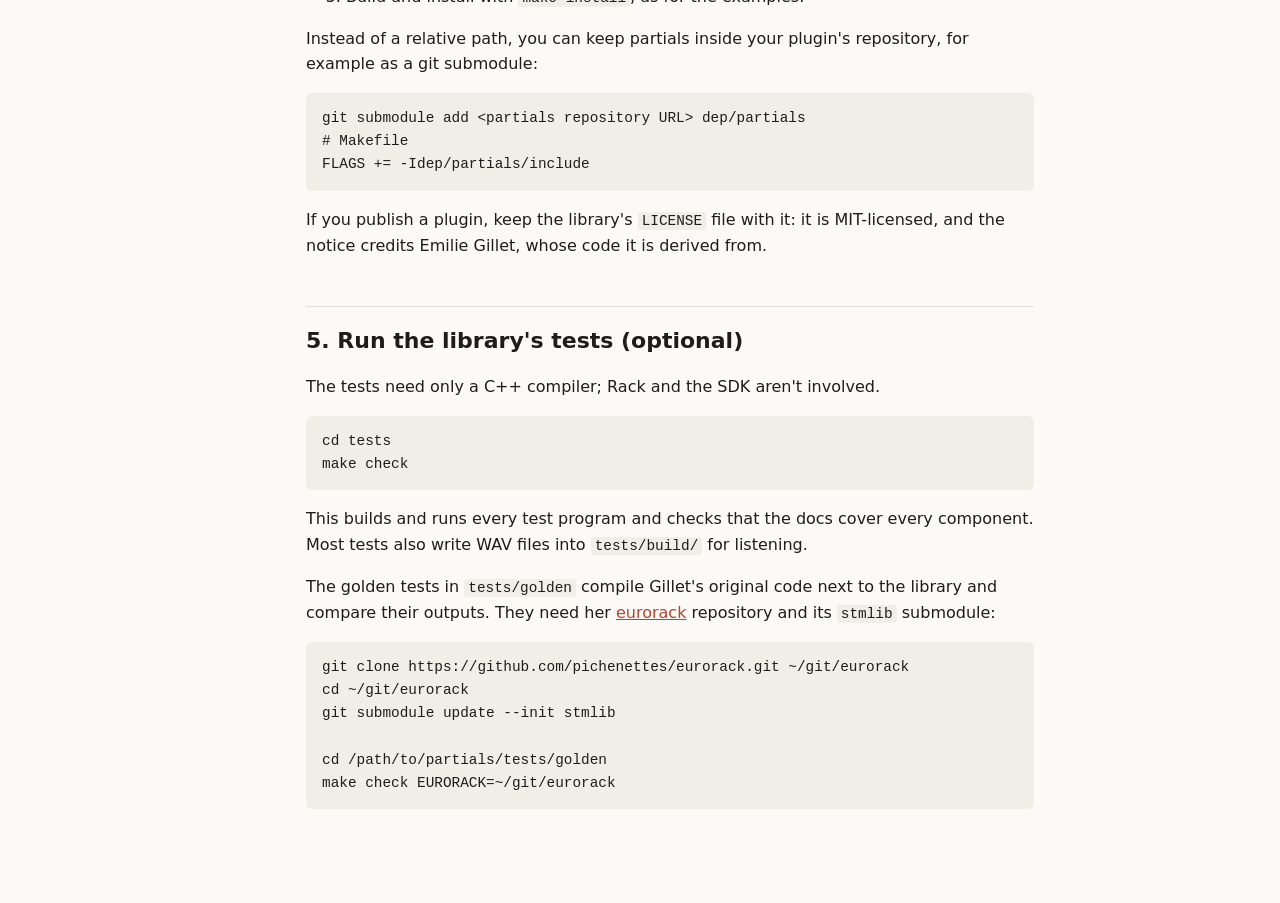
<file: docs/setup.html>
<!doctype html>
<html lang="en">
<head>
<meta charset="utf-8">
<meta name="viewport" content="width=device-width, initial-scale=1">
<title>Getting started · partials</title>
<link rel="stylesheet" href="style.css">
</head>
<body>
<div class="page">
<nav>
  <div class="title">partials</div>
  <a href="index.html">Overview</a>
  <a href="setup.html" class="here">Getting started</a>
  <a href="tutorial.html">Tutorial</a>
  <a href="toolkit.html">Toolkit</a>
  <a href="core.html">Core</a>
  <a href="physical.html">Physical models</a>
  <a href="dynamics.html">Dynamics</a>
  <a href="fx.html">Effects</a>
  <a href="drums.html">Drums</a>
  <a href="mod.html">Modulation</a>
  <a href="osc.html">Oscillators</a>
  <a href="noise.html">Noise</a>
  <a href="spectral.html">Spectral</a>
  <a href="plumbing.html">Plumbing</a>
</nav>
<main>

<h1>Getting started</h1>
<p class="lede">Set up a VCV Rack plugin build environment, build and install the example modules, then use the library in your own plugin.</p>

<p>The steps:</p>
<ol>
  <li>Install a compiler and build tools.</li>
  <li>Download the Rack SDK.</li>
  <li>Build and install the examples.</li>
  <li>Start your own plugin.</li>
</ol>
<p>The library itself needs nothing beyond a C++11 compiler; the toolchain and SDK are what Rack plugins need. These instructions follow the official <a href="https://vcvrack.com/manual/Building">VCV Rack build guide</a>; check there if anything has changed.</p>

<h2>1. Install the build tools</h2>

<h3>macOS</h3>
<ol>
  <li>Install Apple's command-line tools, which include the compiler:
<pre><code>xcode-select --install</code></pre></li>
  <li>Install <a href="https://brew.sh">Homebrew</a>, then the tools Rack's build system uses:
<pre><code>brew install git wget cmake autoconf automake libtool jq python zstd pkg-config</code></pre></li>
</ol>

<h3>Windows</h3>
<p>Rack plugins are built with MinGW, using the <a href="https://www.msys2.org">MSYS2</a> environment.</p>
<ol>
  <li>Install MSYS2.</li>
  <li>Open the <strong>MinGW 64-bit</strong> shell from the Start menu. Not the default MSYS shell: it has the wrong compiler.</li>
  <li>Update the package database:
<pre><code>pacman -Syu</code></pre></li>
  <li>Close and reopen the MinGW 64-bit shell, then install the tools:
<pre><code>pacman -Syu git wget make tar unzip zip mingw-w64-x86_64-gcc mingw-w64-x86_64-gdb mingw-w64-x86_64-cmake autoconf automake libtool mingw-w64-x86_64-jq python zstd mingw-w64-x86_64-pkgconf</code></pre></li>
</ol>
<p>If builds are very slow or fail with permission errors, try pausing your antivirus.</p>

<h3>Linux (Ubuntu, Debian)</h3>
<pre><code>sudo apt install unzip git gdb curl cmake libx11-dev libglu1-mesa-dev libxrandr-dev libxinerama-dev libxcursor-dev libxi-dev zlib1g-dev libasound2-dev libgtk2.0-dev libgtk-3-dev libjack-jackd2-dev jq zstd libpulse-dev pkg-config autoconf libtool</code></pre>

<h3>Linux (Arch)</h3>
<pre><code>pacman -S git wget gcc gdb make cmake tar unzip zip curl jq python zstd libpulse pkgconf</code></pre>

<h2>2. Download the Rack SDK</h2>
<p>The SDK holds Rack's headers, its library to link against, and the shared Makefile (<code>plugin.mk</code>) that every plugin uses. Download the one for your computer from <a href="https://vcvrack.com/downloads/">vcvrack.com/downloads</a>, or with one of these commands (replace <code>2.6.4</code> with the latest version):</p>
<table>
<tr><th>Computer</th><th>Download</th></tr>
<tr><td>Mac, Apple Silicon (M1 and later)</td><td><code>https://vcvrack.com/downloads/Rack-SDK-2.6.4-mac-arm64.zip</code></td></tr>
<tr><td>Mac, Intel</td><td><code>https://vcvrack.com/downloads/Rack-SDK-2.6.4-mac-x64.zip</code></td></tr>
<tr><td>Windows</td><td><code>https://vcvrack.com/downloads/Rack-SDK-2.6.4-win-x64.zip</code></td></tr>
<tr><td>Linux</td><td><code>https://vcvrack.com/downloads/Rack-SDK-2.6.4-lin-x64.zip</code></td></tr>
</table>
<p>Unzip it anywhere and tell the build where it is with the <code>RACK_DIR</code> environment variable:</p>
<pre><code>cd ~/git
curl -LO https://vcvrack.com/downloads/Rack-SDK-2.6.4-mac-arm64.zip
unzip Rack-SDK-2.6.4-mac-arm64.zip           # creates ~/git/Rack-SDK
export RACK_DIR=~/git/Rack-SDK</code></pre>
<p>Add the <code>export</code> line to your <code>~/.zshrc</code> (macOS) or <code>~/.bashrc</code> (Linux and MSYS2) so it is set in every new shell.</p>
<p>Use an SDK version no newer than the Rack you run: plugins built with SDK 2.6 need Rack 2.6 or later. Rack 2 plugins don't load in Rack 1, and vice versa.</p>

<h2>3. Build and install the examples</h2>
<p>The <code>examples/rack-plugin</code> folder is a complete Rack plugin with six demo modules, one per library area:</p>
<table>
<tr><th>Module</th><th>Built from</th></tr>
<tr><td>Strike</td><td>Plucker → ModalResonator → LowPassGate</td></tr>
<tr><td>Haze</td><td>Overdrive → Ensemble → Diffuser → Reverb → Limiter</td></tr>
<tr><td>Kit</td><td>AnalogKick, AnalogSnare, HiHat</td></tr>
<tr><td>Drift</td><td>ClockToRamp, RandomSequence, Lag, Quantizer, Slope</td></tr>
<tr><td>Palette</td><td>Six oscillators behind one set of controls</td></tr>
<tr><td>Bridge</td><td>Xmod, Hilbert frequency shifter, Vocoder</td></tr>
</table>
<p>From the repository's root:</p>
<pre><code>cd examples/rack-plugin
make             # build plugin.dylib / plugin.dll / plugin.so
make install     # build, package and install into Rack's user folder</code></pre>
<p>Restart Rack. The modules appear in the module browser under the brand <strong>partials</strong>.</p>
<p><code>make install</code> copies the packaged plugin into the <code>plugins-&lt;os&gt;-&lt;cpu&gt;</code> folder inside Rack's user folder. Rack unpacks it on its next start. Rack can open the user folder for you from <em>Help → Open user folder</em>.</p>
<table>
<tr><th>System</th><th>Plugins folder</th></tr>
<tr><td>macOS</td><td><code>~/Library/Application Support/Rack2/plugins-mac-arm64</code> (or <code>-mac-x64</code>)</td></tr>
<tr><td>Windows</td><td><code>%LOCALAPPDATA%\Rack2\plugins-win-x64</code></td></tr>
<tr><td>Linux</td><td><code>~/.local/share/Rack2/plugins-lin-x64</code> (or under <code>$XDG_DATA_HOME</code>)</td></tr>
</table>
<p>Other useful targets:</p>
<table>
<tr><th>Command</th><th>Does</th></tr>
<tr><td><code>make dist</code></td><td>Builds a distributable package: <code>dist/PartialsDemo-2.0.0-&lt;os&gt;-&lt;cpu&gt;.vcvplugin</code>.</td></tr>
<tr><td><code>make clean</code></td><td>Removes build files.</td></tr>
<tr><td><code>make -j8</code></td><td>Compiles 8 files at once.</td></tr>
</table>
<p><code>examples/tutorial-plugin</code> holds the finished module from the <a href="tutorial.html">tutorial</a>, and builds the same way.</p>
<p>The example's <code>Makefile</code> points at the library with a relative path (<code>FLAGS += -I../../include</code>). If you move the example elsewhere, change that path to wherever <code>partials/include</code> lives.</p>

<h3>If it doesn't build</h3>
<ul>
  <li><strong>"No rule to make target …/plugin.mk":</strong> <code>RACK_DIR</code> isn't set, or points at the wrong folder. <code>ls $RACK_DIR/plugin.mk</code> should list the file. You can also pass it directly: <code>make RACK_DIR=~/git/Rack-SDK</code>.</li>
  <li><strong>"pt/…h: No such file":</strong> the include path in the Makefile doesn't reach <code>partials/include</code>.</li>
  <li><strong>On Windows, compiler or linker not found:</strong> you are in the MSYS shell rather than the MinGW 64-bit shell.</li>
  <li><strong>The module doesn't appear in Rack:</strong> check Rack's log (<code>log.txt</code> in the user folder). An "incompatible" message means the SDK is newer than your Rack.</li>
</ul>

<h2>4. Use the library in your own plugin</h2>
<p>The <a href="tutorial.html">tutorial</a> walks through these steps in detail, building a complete module. In short:</p>
<ol>
  <li>Create a plugin skeleton with the SDK's helper, answering its questions:
<pre><code>cd ~/git
$RACK_DIR/helper.py createplugin MyPlugin
cd MyPlugin</code></pre></li>
  <li>Draw a panel (an SVG in <code>res/</code>) and generate a module from it:
<pre><code>$RACK_DIR/helper.py createmodule MyModule res/MyModule.svg src/MyModule.cpp</code></pre></li>
  <li>Point the plugin's <code>Makefile</code> at partials by adding one line before <code>include $(RACK_DIR)/plugin.mk</code>. The library is header-only, so there is nothing else to build or link.
<pre><code># Makefile
FLAGS += -I../partials/include</code></pre></li>
  <li>Include components and use them. The <a href="index.html">overview</a> shows the pattern every component follows:
<pre><code>#include "plugin.hpp"
#include "pt/physical/string.h"

struct MyModule : Module {
    pt::String string;

    void onSampleRateChange(const SampleRateChangeEvent&amp; e) override {
        string.init(e.sampleRate);
    }

    void process(const ProcessArgs&amp; args) override {
        string.setFrequency(pt::voltToHz(inputs[VOCT_INPUT].getVoltage()));
        outputs[OUT_OUTPUT].setVoltage(5.f * string.process(inputs[IN_INPUT].getVoltage() / 5.f));
    }
};</code></pre></li>
  <li>Build and install with <code>make install</code>, as for the examples.</li>
</ol>
<p>Instead of a relative path, you can keep partials inside your plugin's repository, for example as a git submodule:</p>
<pre><code>git submodule add &lt;partials repository URL&gt; dep/partials
# Makefile
FLAGS += -Idep/partials/include</code></pre>
<p>If you publish a plugin, keep the library's <code>LICENSE</code> file with it: it is MIT-licensed, and the notice credits Emilie Gillet, whose code it is derived from.</p>

<h2>5. Run the library's tests (optional)</h2>
<p>The tests need only a C++ compiler; Rack and the SDK aren't involved.</p>
<pre><code>cd tests
make check</code></pre>
<p>This builds and runs every test program and checks that the docs cover every component. Most tests also write WAV files into <code>tests/build/</code> for listening.</p>
<p>The golden tests in <code>tests/golden</code> compile Gillet's original code next to the library and compare their outputs. They need her <a href="https://github.com/pichenettes/eurorack">eurorack</a> repository and its <code>stmlib</code> submodule:</p>
<pre><code>git clone https://github.com/pichenettes/eurorack.git ~/git/eurorack
cd ~/git/eurorack
git submodule update --init stmlib

cd /path/to/partials/tests/golden
make check EURORACK=~/git/eurorack</code></pre>

</main>
</div>
</body>
</html>
</file>
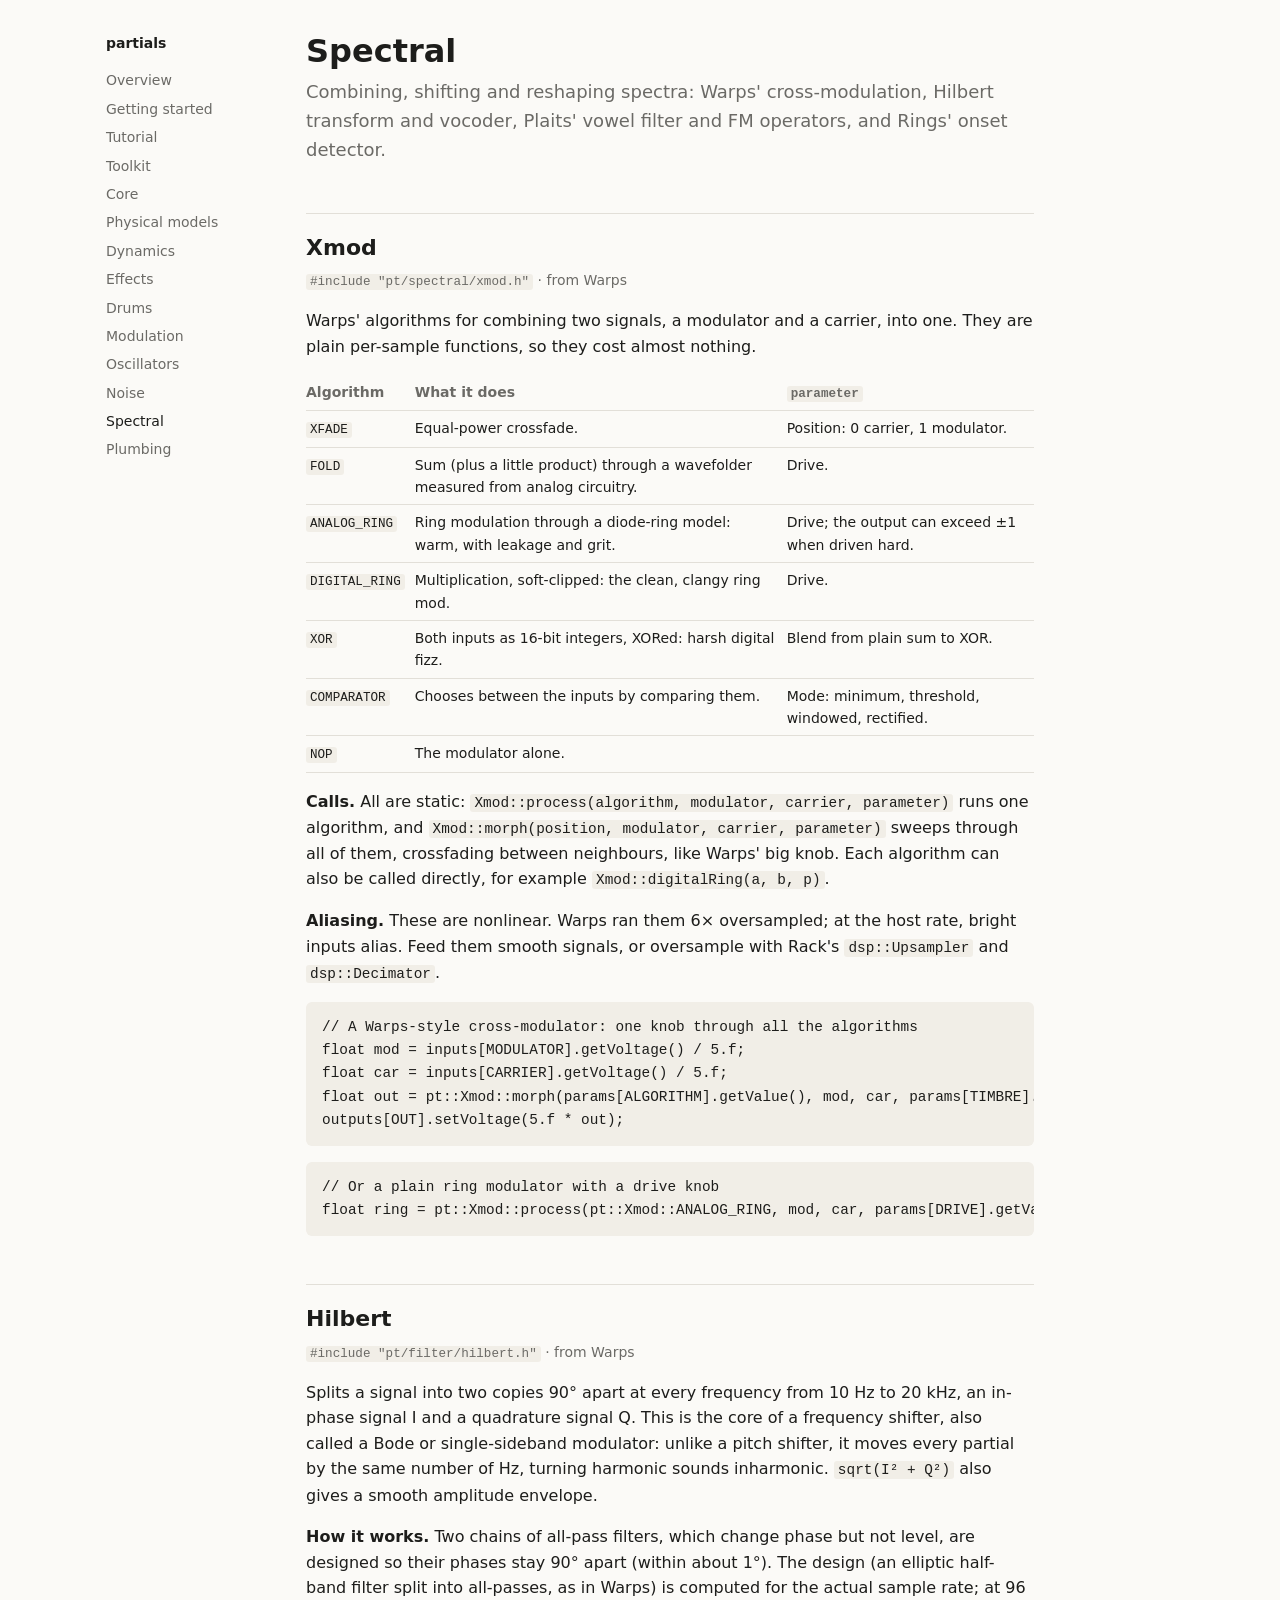
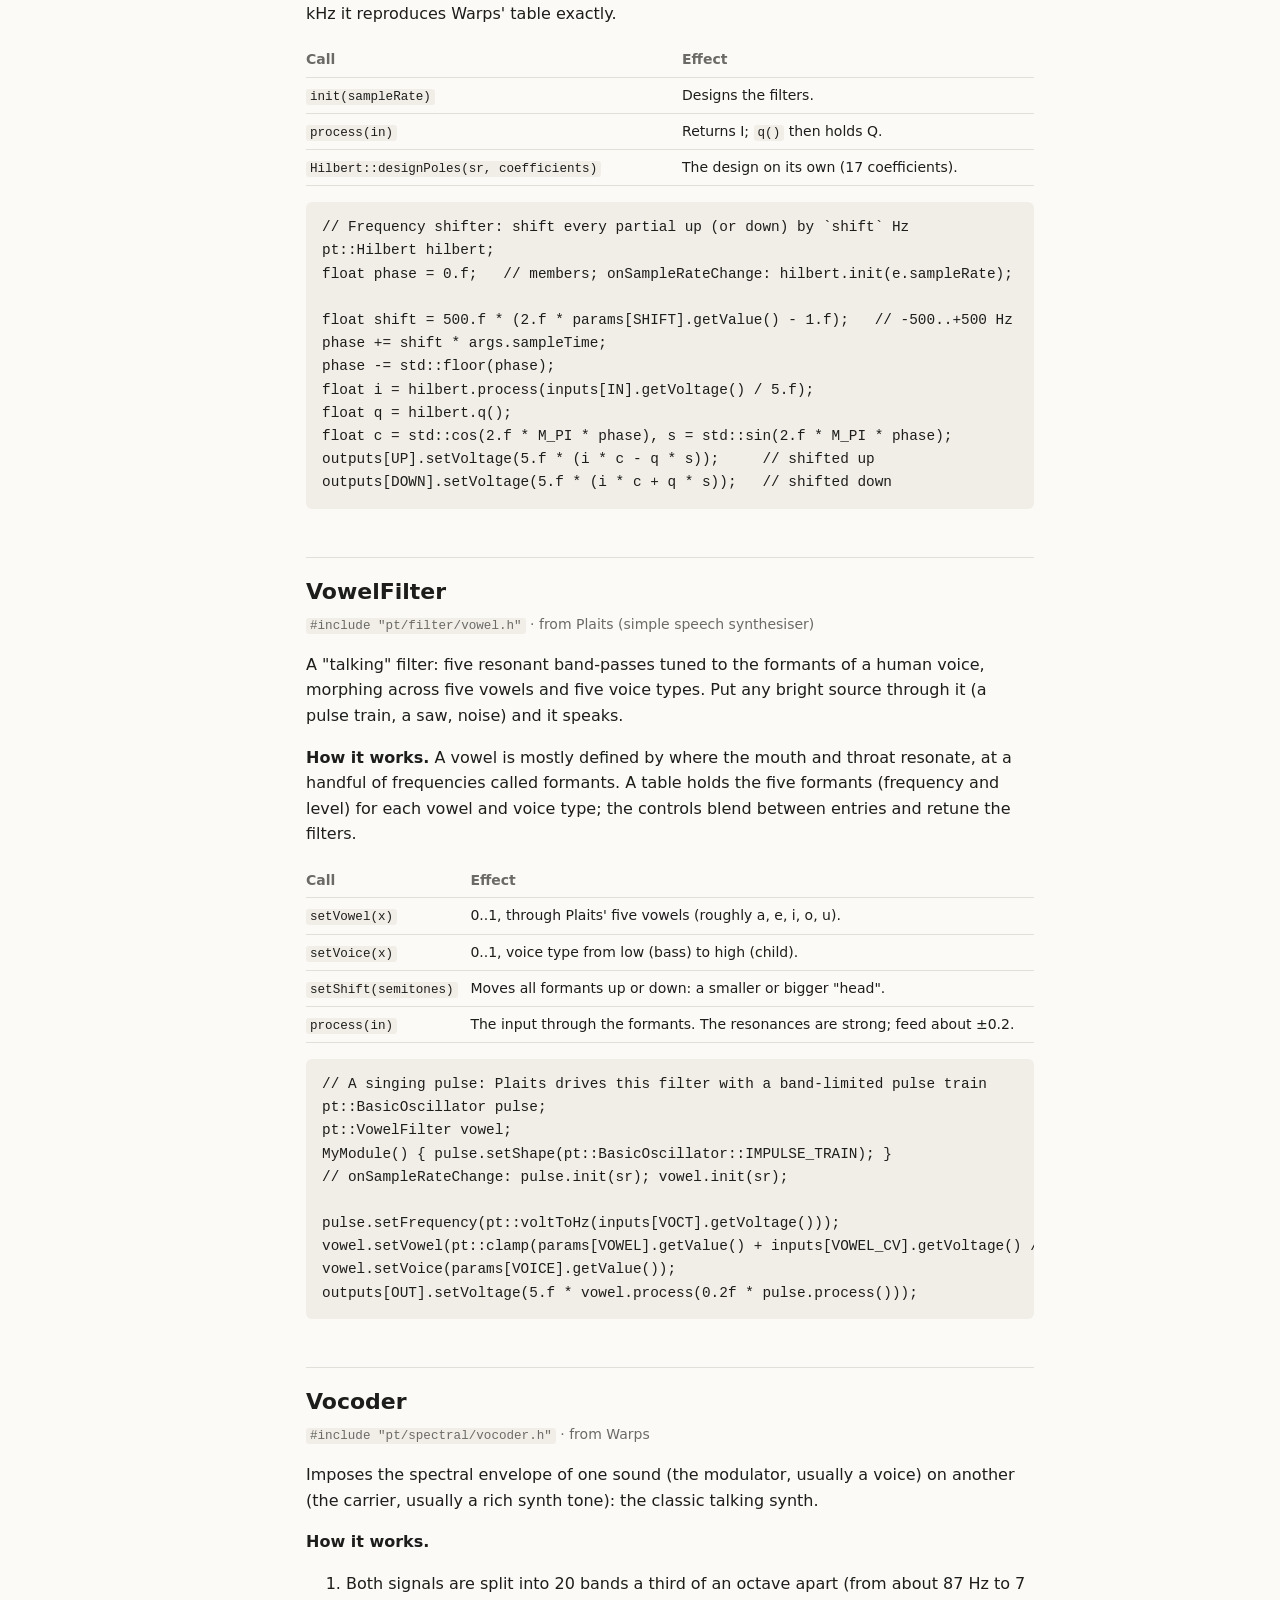
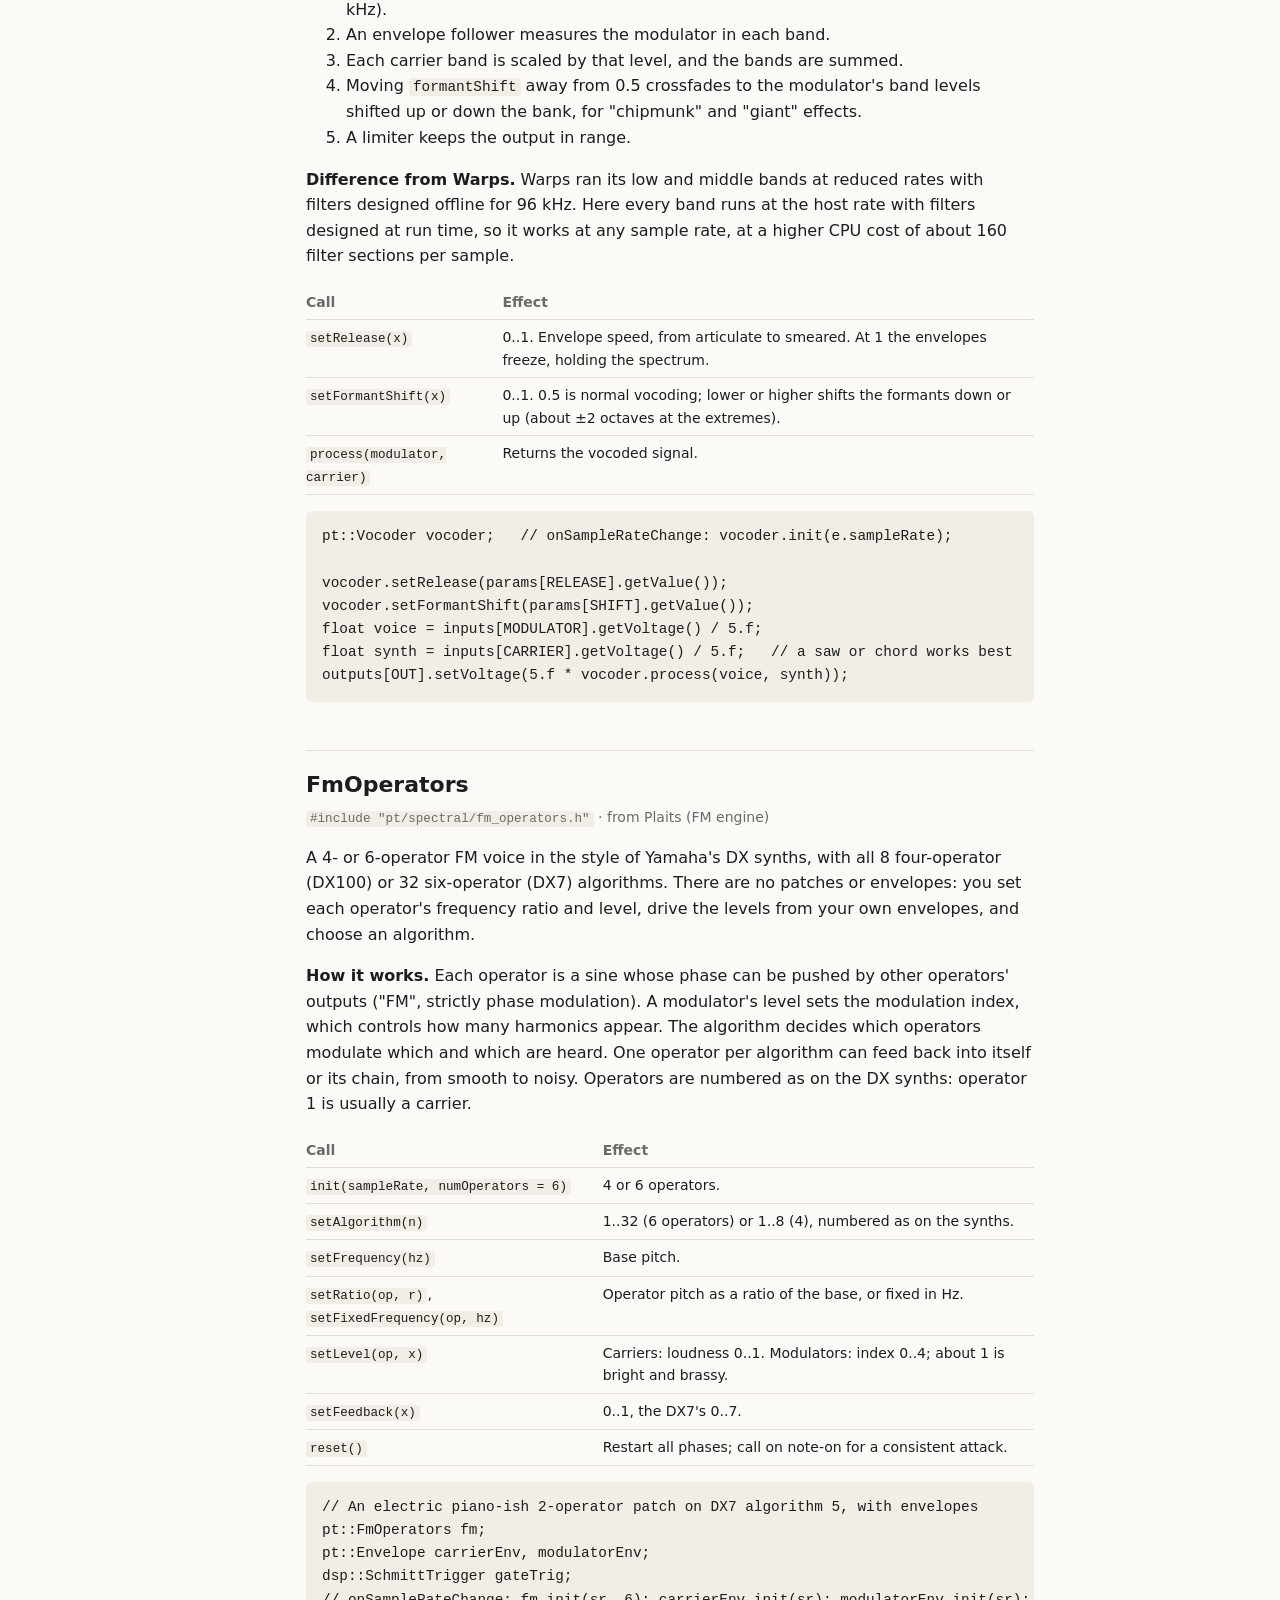
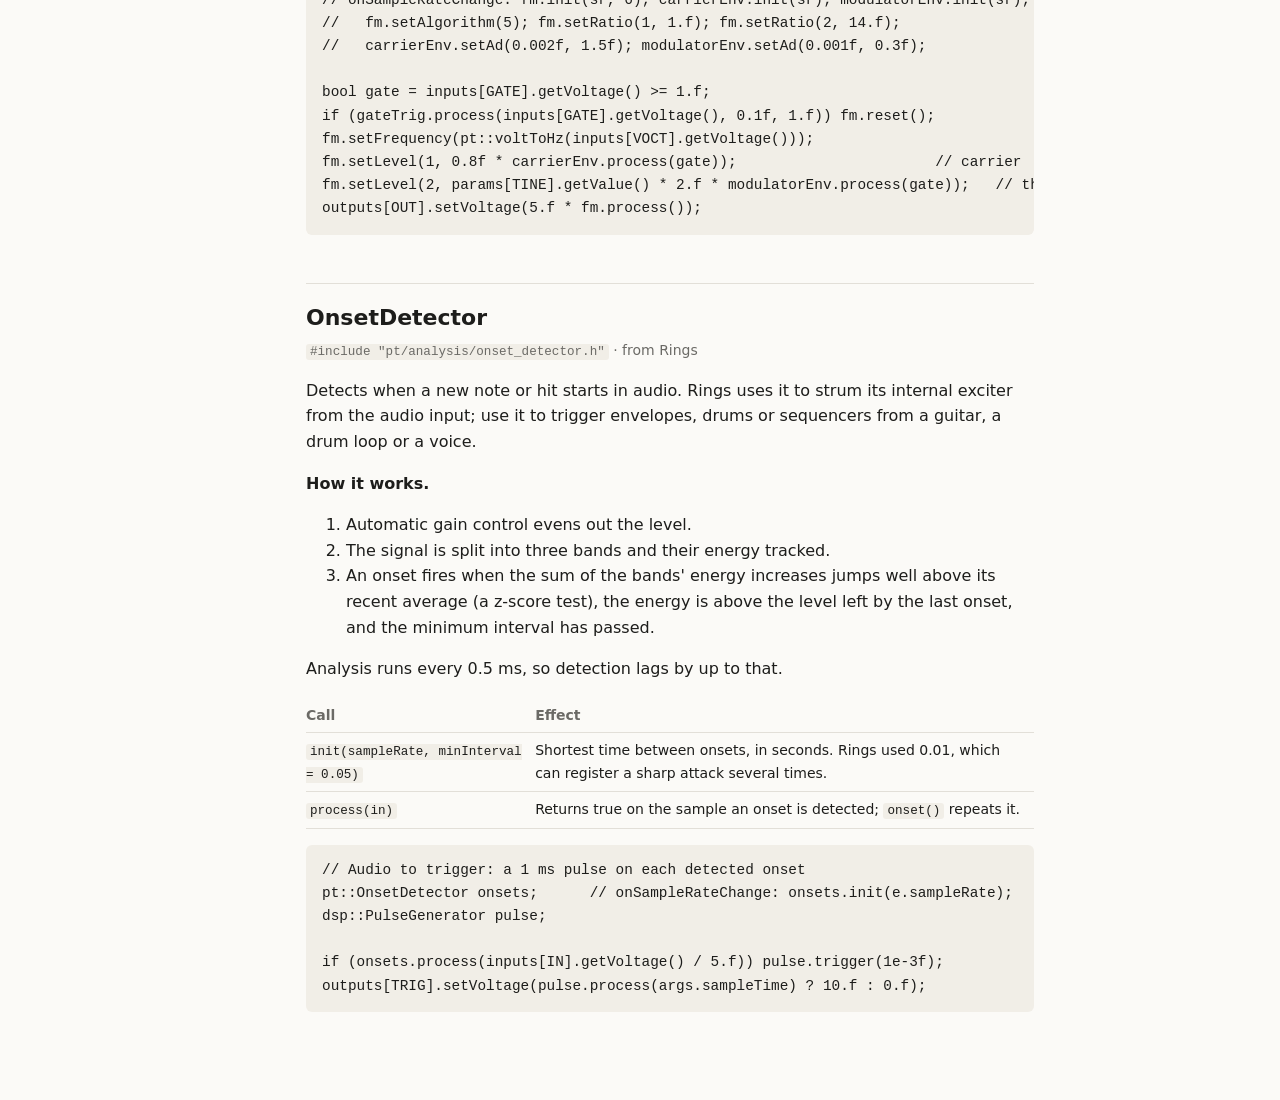
<file: docs/spectral.html>
<!doctype html>
<html lang="en">
<head>
<meta charset="utf-8">
<meta name="viewport" content="width=device-width, initial-scale=1">
<title>Spectral · partials</title>
<link rel="stylesheet" href="style.css">
</head>
<body>
<div class="page">
<nav>
  <div class="title">partials</div>
  <a href="index.html">Overview</a>
  <a href="setup.html">Getting started</a>
  <a href="tutorial.html">Tutorial</a>
  <a href="toolkit.html">Toolkit</a>
  <a href="core.html">Core</a>
  <a href="physical.html">Physical models</a>
  <a href="dynamics.html">Dynamics</a>
  <a href="fx.html">Effects</a>
  <a href="drums.html">Drums</a>
  <a href="mod.html">Modulation</a>
  <a href="osc.html">Oscillators</a>
  <a href="noise.html">Noise</a>
  <a href="spectral.html" class="here">Spectral</a>
  <a href="plumbing.html">Plumbing</a>
</nav>
<main>

<h1>Spectral</h1>
<p class="lede">Combining, shifting and reshaping spectra: Warps' cross-modulation, Hilbert transform and vocoder, Plaits' vowel filter and FM operators, and Rings' onset detector.</p>

<!-- ===================================================================== -->
<h2 id="spectral-xmod">Xmod</h2>
<p class="origin"><code>#include "pt/spectral/xmod.h"</code> · from Warps</p>
<p>Warps' algorithms for combining two signals, a modulator and a carrier, into one. They are plain per-sample functions, so they cost almost nothing.</p>
<table>
<tr><th>Algorithm</th><th>What it does</th><th><code>parameter</code></th></tr>
<tr><td><code>XFADE</code></td><td>Equal-power crossfade.</td><td>Position: 0 carrier, 1 modulator.</td></tr>
<tr><td><code>FOLD</code></td><td>Sum (plus a little product) through a wavefolder measured from analog circuitry.</td><td>Drive.</td></tr>
<tr><td><code>ANALOG_RING</code></td><td>Ring modulation through a diode-ring model: warm, with leakage and grit.</td><td>Drive; the output can exceed ±1 when driven hard.</td></tr>
<tr><td><code>DIGITAL_RING</code></td><td>Multiplication, soft-clipped: the clean, clangy ring mod.</td><td>Drive.</td></tr>
<tr><td><code>XOR</code></td><td>Both inputs as 16-bit integers, XORed: harsh digital fizz.</td><td>Blend from plain sum to XOR.</td></tr>
<tr><td><code>COMPARATOR</code></td><td>Chooses between the inputs by comparing them.</td><td>Mode: minimum, threshold, windowed, rectified.</td></tr>
<tr><td><code>NOP</code></td><td>The modulator alone.</td><td></td></tr>
</table>
<p><strong>Calls.</strong> All are static: <code>Xmod::process(algorithm, modulator, carrier, parameter)</code> runs one algorithm, and <code>Xmod::morph(position, modulator, carrier, parameter)</code> sweeps through all of them, crossfading between neighbours, like Warps' big knob. Each algorithm can also be called directly, for example <code>Xmod::digitalRing(a, b, p)</code>.</p>
<p><strong>Aliasing.</strong> These are nonlinear. Warps ran them 6× oversampled; at the host rate, bright inputs alias. Feed them smooth signals, or oversample with Rack's <code>dsp::Upsampler</code> and <code>dsp::Decimator</code>.</p>
<pre><code>// A Warps-style cross-modulator: one knob through all the algorithms
float mod = inputs[MODULATOR].getVoltage() / 5.f;
float car = inputs[CARRIER].getVoltage() / 5.f;
float out = pt::Xmod::morph(params[ALGORITHM].getValue(), mod, car, params[TIMBRE].getValue());
outputs[OUT].setVoltage(5.f * out);</code></pre>
<pre><code>// Or a plain ring modulator with a drive knob
float ring = pt::Xmod::process(pt::Xmod::ANALOG_RING, mod, car, params[DRIVE].getValue());</code></pre>

<!-- ===================================================================== -->
<h2 id="filter-hilbert">Hilbert</h2>
<p class="origin"><code>#include "pt/filter/hilbert.h"</code> · from Warps</p>
<p>Splits a signal into two copies 90° apart at every frequency from 10 Hz to 20 kHz, an in-phase signal I and a quadrature signal Q. This is the core of a frequency shifter, also called a Bode or single-sideband modulator: unlike a pitch shifter, it moves every partial by the same number of Hz, turning harmonic sounds inharmonic. <code>sqrt(I² + Q²)</code> also gives a smooth amplitude envelope.</p>
<p><strong>How it works.</strong> Two chains of all-pass filters, which change phase but not level, are designed so their phases stay 90° apart (within about 1°). The design (an elliptic half-band filter split into all-passes, as in Warps) is computed for the actual sample rate; at 96 kHz it reproduces Warps' table exactly.</p>
<table>
<tr><th>Call</th><th>Effect</th></tr>
<tr><td><code>init(sampleRate)</code></td><td>Designs the filters.</td></tr>
<tr><td><code>process(in)</code></td><td>Returns I; <code>q()</code> then holds Q.</td></tr>
<tr><td><code>Hilbert::designPoles(sr, coefficients)</code></td><td>The design on its own (17 coefficients).</td></tr>
</table>
<pre><code>// Frequency shifter: shift every partial up (or down) by `shift` Hz
pt::Hilbert hilbert;
float phase = 0.f;   // members; onSampleRateChange: hilbert.init(e.sampleRate);

float shift = 500.f * (2.f * params[SHIFT].getValue() - 1.f);   // -500..+500 Hz
phase += shift * args.sampleTime;
phase -= std::floor(phase);
float i = hilbert.process(inputs[IN].getVoltage() / 5.f);
float q = hilbert.q();
float c = std::cos(2.f * M_PI * phase), s = std::sin(2.f * M_PI * phase);
outputs[UP].setVoltage(5.f * (i * c - q * s));     // shifted up
outputs[DOWN].setVoltage(5.f * (i * c + q * s));   // shifted down</code></pre>

<!-- ===================================================================== -->
<h2 id="filter-vowel">VowelFilter</h2>
<p class="origin"><code>#include "pt/filter/vowel.h"</code> · from Plaits (simple speech synthesiser)</p>
<p>A "talking" filter: five resonant band-passes tuned to the formants of a human voice, morphing across five vowels and five voice types. Put any bright source through it (a pulse train, a saw, noise) and it speaks.</p>
<p><strong>How it works.</strong> A vowel is mostly defined by where the mouth and throat resonate, at a handful of frequencies called formants. A table holds the five formants (frequency and level) for each vowel and voice type; the controls blend between entries and retune the filters.</p>
<table>
<tr><th>Call</th><th>Effect</th></tr>
<tr><td><code>setVowel(x)</code></td><td>0..1, through Plaits' five vowels (roughly a, e, i, o, u).</td></tr>
<tr><td><code>setVoice(x)</code></td><td>0..1, voice type from low (bass) to high (child).</td></tr>
<tr><td><code>setShift(semitones)</code></td><td>Moves all formants up or down: a smaller or bigger "head".</td></tr>
<tr><td><code>process(in)</code></td><td>The input through the formants. The resonances are strong; feed about ±0.2.</td></tr>
</table>
<pre><code>// A singing pulse: Plaits drives this filter with a band-limited pulse train
pt::BasicOscillator pulse;
pt::VowelFilter vowel;
MyModule() { pulse.setShape(pt::BasicOscillator::IMPULSE_TRAIN); }
// onSampleRateChange: pulse.init(sr); vowel.init(sr);

pulse.setFrequency(pt::voltToHz(inputs[VOCT].getVoltage()));
vowel.setVowel(pt::clamp(params[VOWEL].getValue() + inputs[VOWEL_CV].getVoltage() / 10.f, 0.f, 1.f));
vowel.setVoice(params[VOICE].getValue());
outputs[OUT].setVoltage(5.f * vowel.process(0.2f * pulse.process()));</code></pre>

<!-- ===================================================================== -->
<h2 id="spectral-vocoder">Vocoder</h2>
<p class="origin"><code>#include "pt/spectral/vocoder.h"</code> · from Warps</p>
<p>Imposes the spectral envelope of one sound (the modulator, usually a voice) on another (the carrier, usually a rich synth tone): the classic talking synth.</p>
<p><strong>How it works.</strong></p>
<ol>
  <li>Both signals are split into 20 bands a third of an octave apart (from about 87 Hz to 7 kHz).</li>
  <li>An envelope follower measures the modulator in each band.</li>
  <li>Each carrier band is scaled by that level, and the bands are summed.</li>
  <li>Moving <code>formantShift</code> away from 0.5 crossfades to the modulator's band levels shifted up or down the bank, for "chipmunk" and "giant" effects.</li>
  <li>A limiter keeps the output in range.</li>
</ol>
<p><strong>Difference from Warps.</strong> Warps ran its low and middle bands at reduced rates with filters designed offline for 96 kHz. Here every band runs at the host rate with filters designed at run time, so it works at any sample rate, at a higher CPU cost of about 160 filter sections per sample.</p>
<table>
<tr><th>Call</th><th>Effect</th></tr>
<tr><td><code>setRelease(x)</code></td><td>0..1. Envelope speed, from articulate to smeared. At 1 the envelopes freeze, holding the spectrum.</td></tr>
<tr><td><code>setFormantShift(x)</code></td><td>0..1. 0.5 is normal vocoding; lower or higher shifts the formants down or up (about ±2 octaves at the extremes).</td></tr>
<tr><td><code>process(modulator, carrier)</code></td><td>Returns the vocoded signal.</td></tr>
</table>
<pre><code>pt::Vocoder vocoder;   // onSampleRateChange: vocoder.init(e.sampleRate);

vocoder.setRelease(params[RELEASE].getValue());
vocoder.setFormantShift(params[SHIFT].getValue());
float voice = inputs[MODULATOR].getVoltage() / 5.f;
float synth = inputs[CARRIER].getVoltage() / 5.f;   // a saw or chord works best
outputs[OUT].setVoltage(5.f * vocoder.process(voice, synth));</code></pre>

<!-- ===================================================================== -->
<h2 id="spectral-fm_operators">FmOperators</h2>
<p class="origin"><code>#include "pt/spectral/fm_operators.h"</code> · from Plaits (FM engine)</p>
<p>A 4- or 6-operator FM voice in the style of Yamaha's DX synths, with all 8 four-operator (DX100) or 32 six-operator (DX7) algorithms. There are no patches or envelopes: you set each operator's frequency ratio and level, drive the levels from your own envelopes, and choose an algorithm.</p>
<p><strong>How it works.</strong> Each operator is a sine whose phase can be pushed by other operators' outputs ("FM", strictly phase modulation). A modulator's level sets the modulation index, which controls how many harmonics appear. The algorithm decides which operators modulate which and which are heard. One operator per algorithm can feed back into itself or its chain, from smooth to noisy. Operators are numbered as on the DX synths: operator 1 is usually a carrier.</p>
<table>
<tr><th>Call</th><th>Effect</th></tr>
<tr><td><code>init(sampleRate, numOperators = 6)</code></td><td>4 or 6 operators.</td></tr>
<tr><td><code>setAlgorithm(n)</code></td><td>1..32 (6 operators) or 1..8 (4), numbered as on the synths.</td></tr>
<tr><td><code>setFrequency(hz)</code></td><td>Base pitch.</td></tr>
<tr><td><code>setRatio(op, r)</code>, <code>setFixedFrequency(op, hz)</code></td><td>Operator pitch as a ratio of the base, or fixed in Hz.</td></tr>
<tr><td><code>setLevel(op, x)</code></td><td>Carriers: loudness 0..1. Modulators: index 0..4; about 1 is bright and brassy.</td></tr>
<tr><td><code>setFeedback(x)</code></td><td>0..1, the DX7's 0..7.</td></tr>
<tr><td><code>reset()</code></td><td>Restart all phases; call on note-on for a consistent attack.</td></tr>
</table>
<pre><code>// An electric piano-ish 2-operator patch on DX7 algorithm 5, with envelopes
pt::FmOperators fm;
pt::Envelope carrierEnv, modulatorEnv;
dsp::SchmittTrigger gateTrig;
// onSampleRateChange: fm.init(sr, 6); carrierEnv.init(sr); modulatorEnv.init(sr);
//   fm.setAlgorithm(5); fm.setRatio(1, 1.f); fm.setRatio(2, 14.f);
//   carrierEnv.setAd(0.002f, 1.5f); modulatorEnv.setAd(0.001f, 0.3f);

bool gate = inputs[GATE].getVoltage() &gt;= 1.f;
if (gateTrig.process(inputs[GATE].getVoltage(), 0.1f, 1.f)) fm.reset();
fm.setFrequency(pt::voltToHz(inputs[VOCT].getVoltage()));
fm.setLevel(1, 0.8f * carrierEnv.process(gate));                       // carrier
fm.setLevel(2, params[TINE].getValue() * 2.f * modulatorEnv.process(gate));   // the "tine"
outputs[OUT].setVoltage(5.f * fm.process());</code></pre>

<!-- ===================================================================== -->
<h2 id="analysis-onset_detector">OnsetDetector</h2>
<p class="origin"><code>#include "pt/analysis/onset_detector.h"</code> · from Rings</p>
<p>Detects when a new note or hit starts in audio. Rings uses it to strum its internal exciter from the audio input; use it to trigger envelopes, drums or sequencers from a guitar, a drum loop or a voice.</p>
<p><strong>How it works.</strong></p>
<ol>
  <li>Automatic gain control evens out the level.</li>
  <li>The signal is split into three bands and their energy tracked.</li>
  <li>An onset fires when the sum of the bands' energy increases jumps well above its recent average (a z-score test), the energy is above the level left by the last onset, and the minimum interval has passed.</li>
</ol>
<p>Analysis runs every 0.5 ms, so detection lags by up to that.</p>
<table>
<tr><th>Call</th><th>Effect</th></tr>
<tr><td><code>init(sampleRate, minInterval = 0.05)</code></td><td>Shortest time between onsets, in seconds. Rings used 0.01, which can register a sharp attack several times.</td></tr>
<tr><td><code>process(in)</code></td><td>Returns true on the sample an onset is detected; <code>onset()</code> repeats it.</td></tr>
</table>
<pre><code>// Audio to trigger: a 1 ms pulse on each detected onset
pt::OnsetDetector onsets;      // onSampleRateChange: onsets.init(e.sampleRate);
dsp::PulseGenerator pulse;

if (onsets.process(inputs[IN].getVoltage() / 5.f)) pulse.trigger(1e-3f);
outputs[TRIG].setVoltage(pulse.process(args.sampleTime) ? 10.f : 0.f);</code></pre>

</main>
</div>
</body>
</html>
</file>
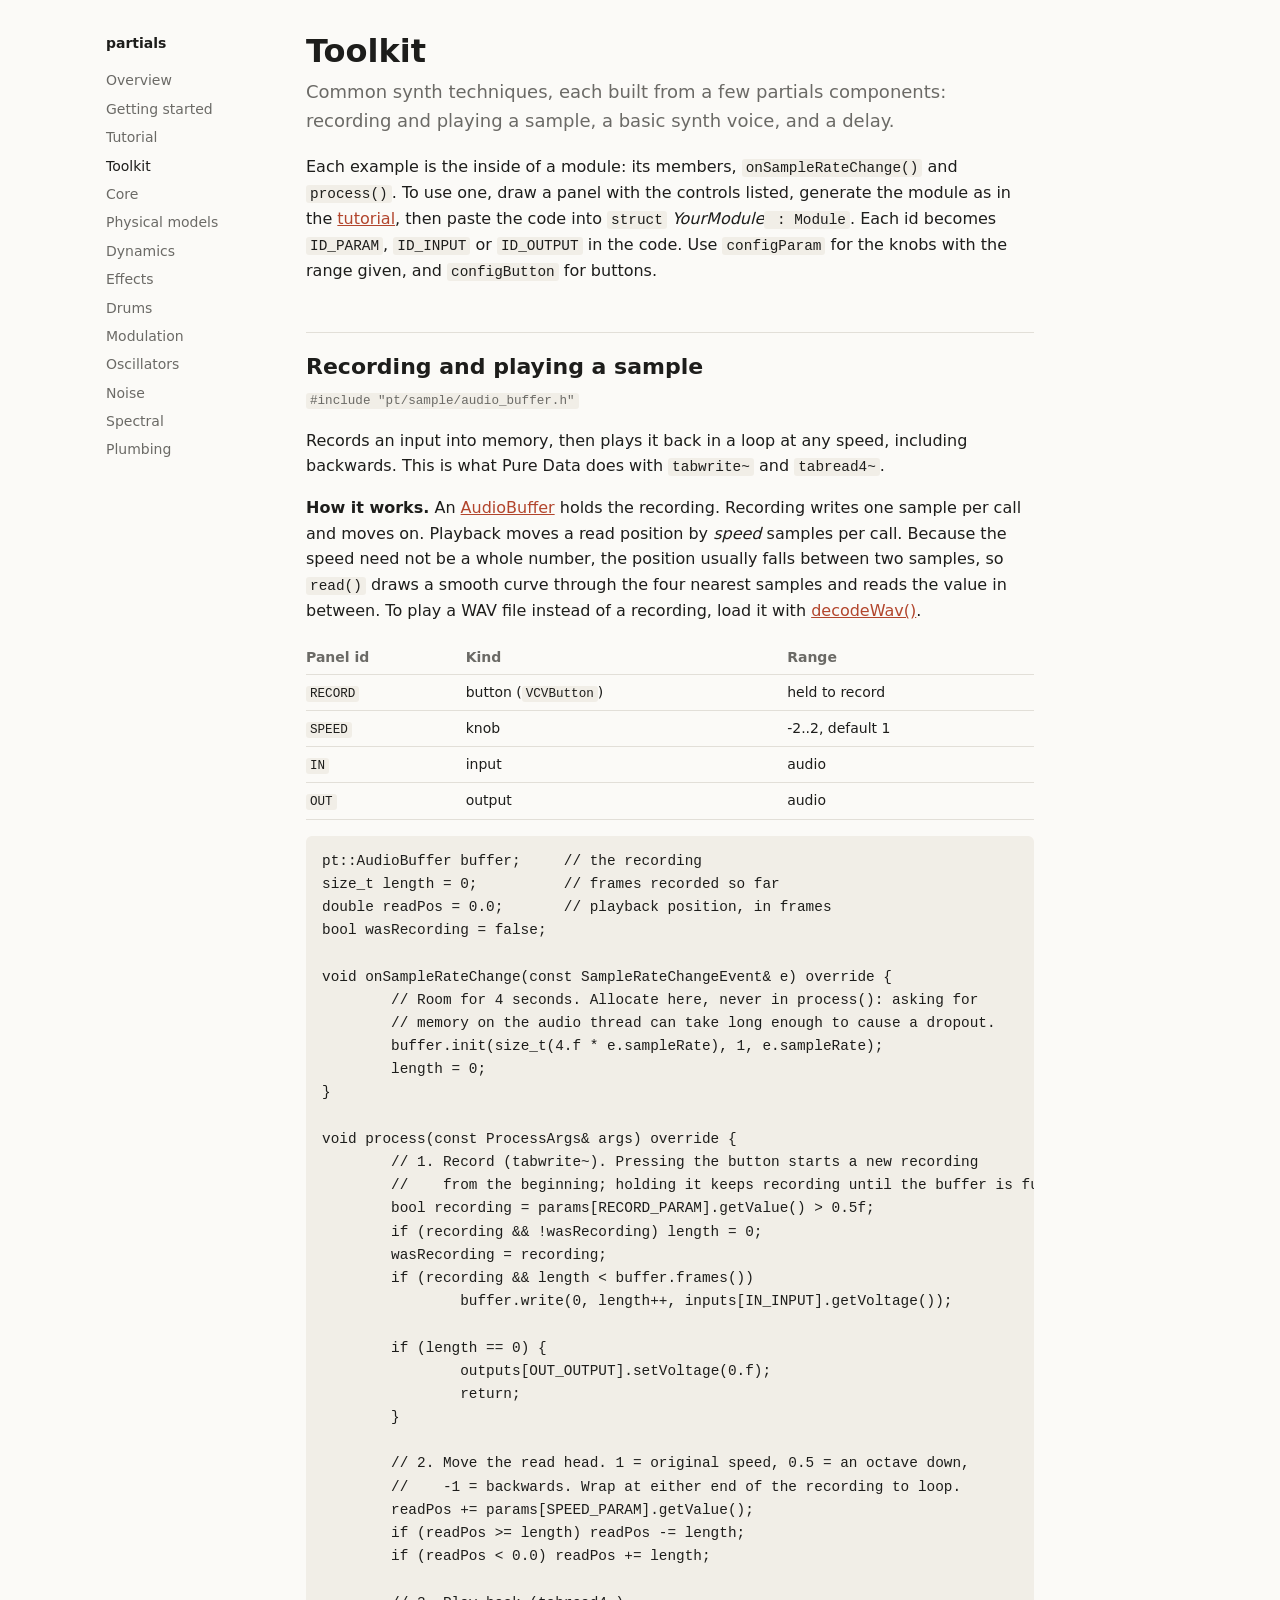
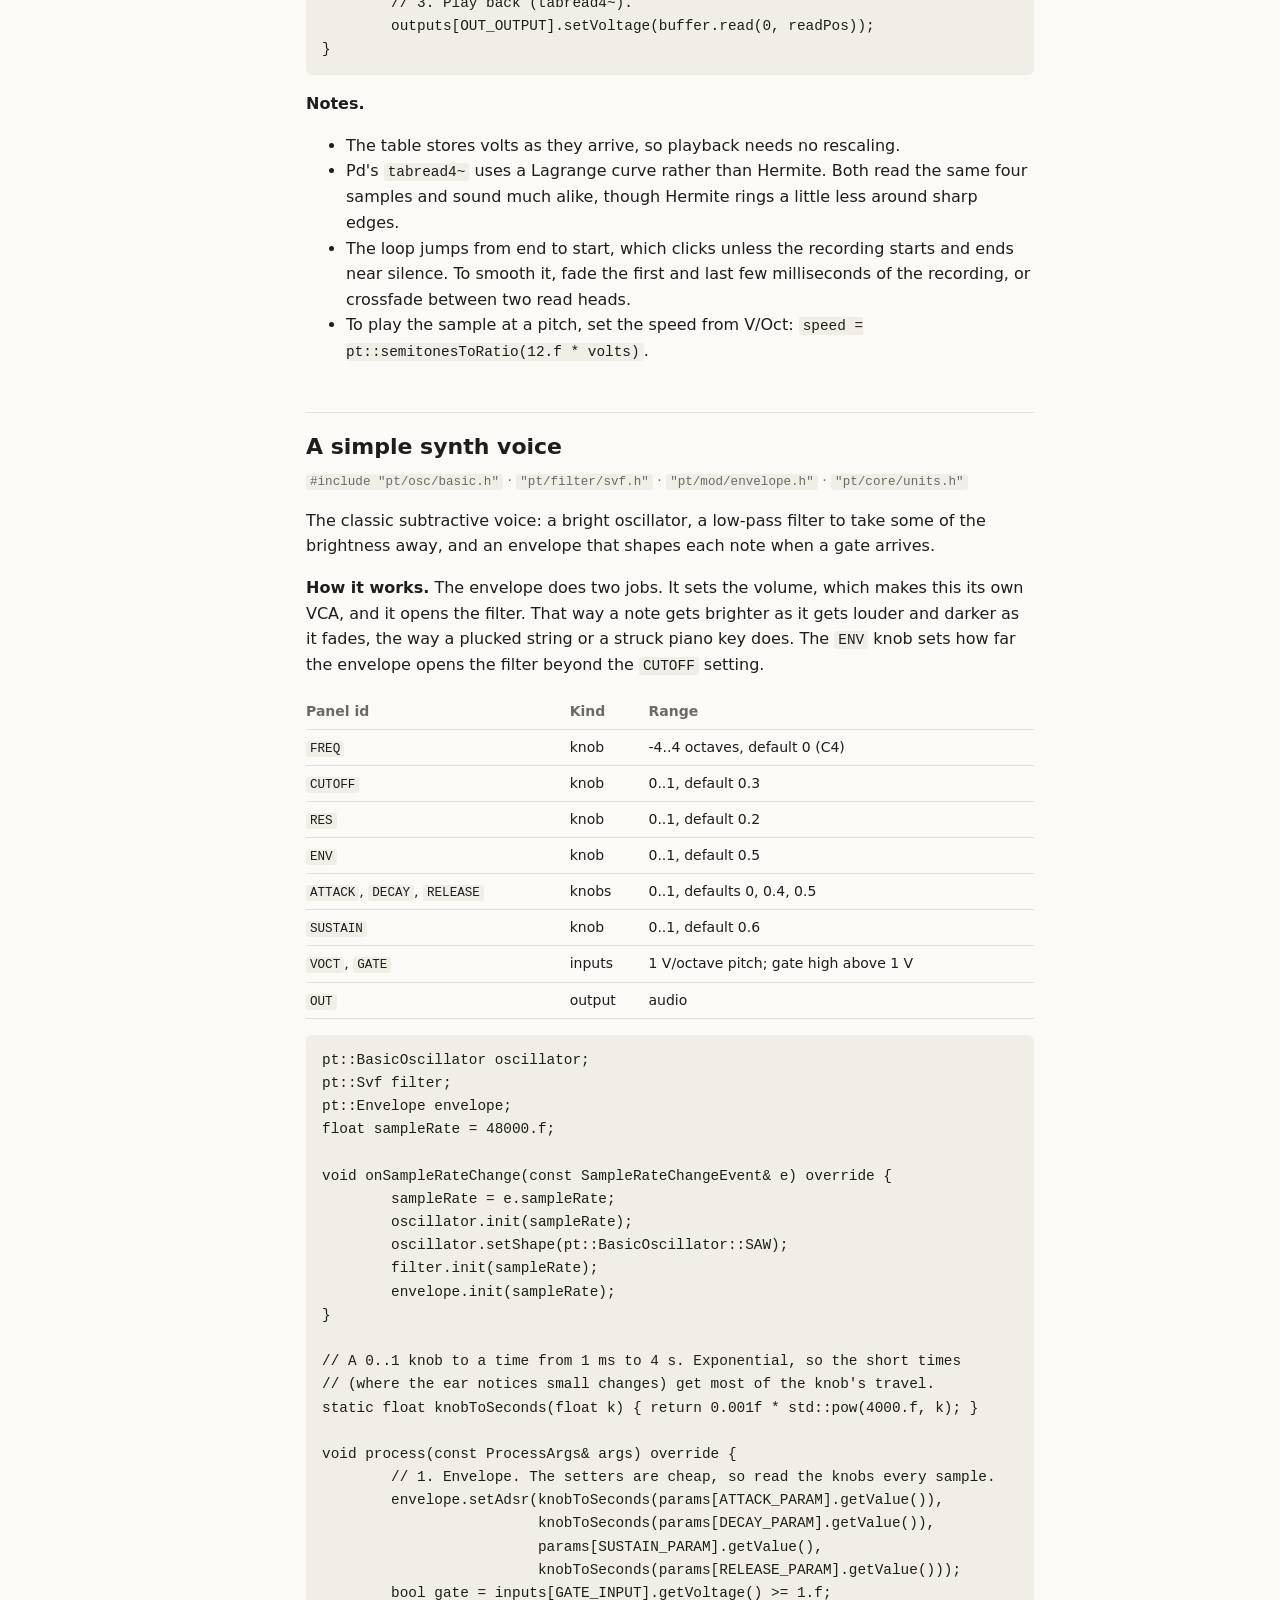
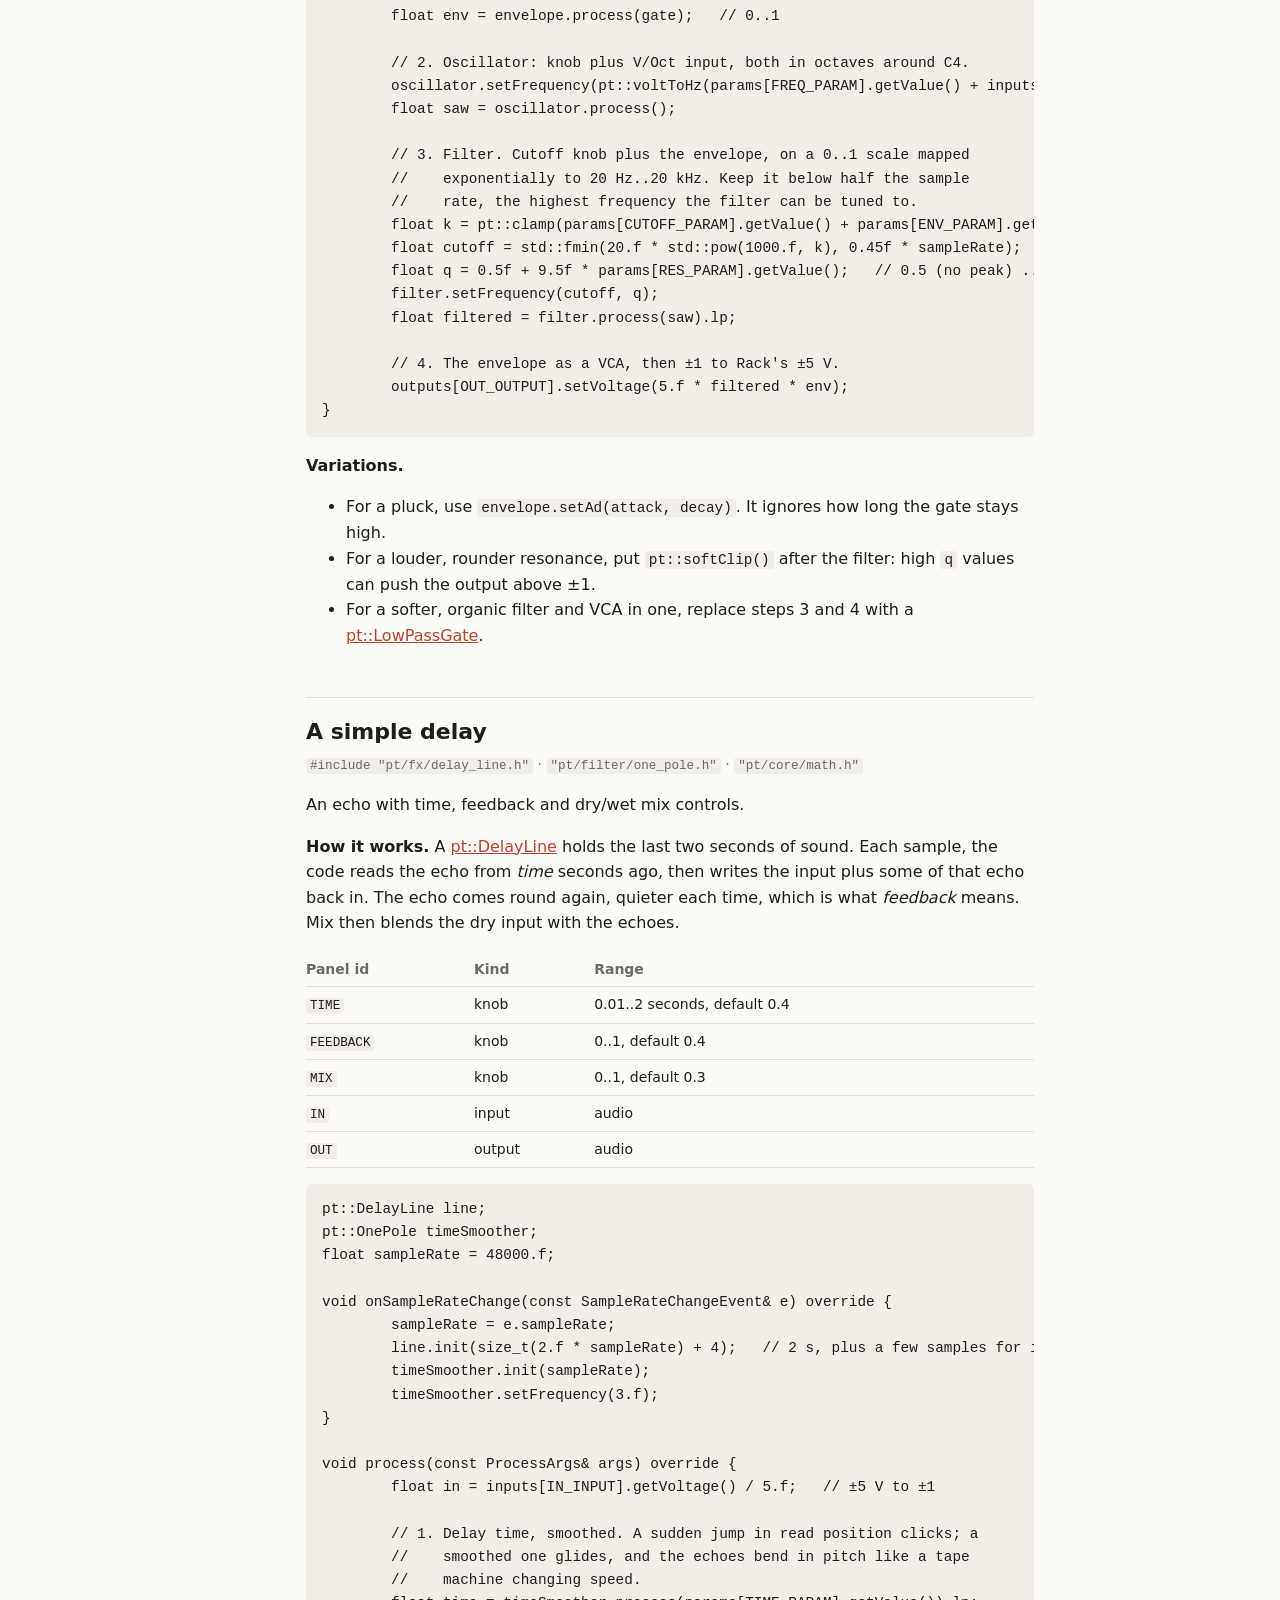
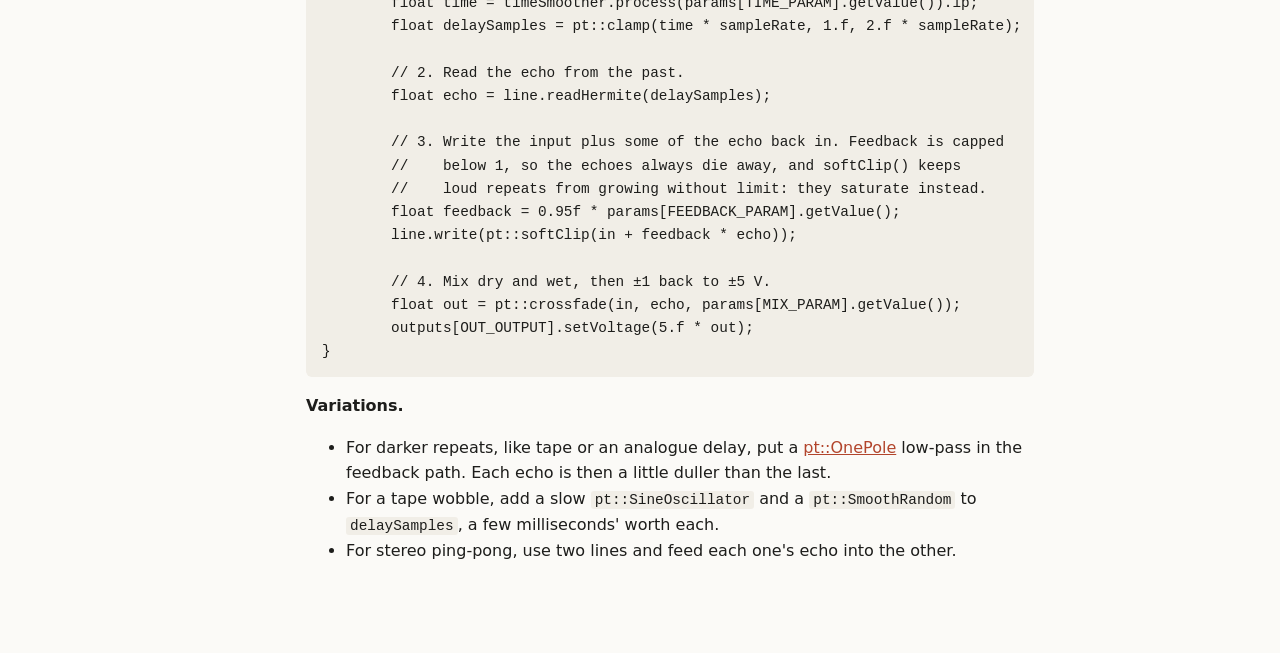
<file: docs/toolkit.html>
<!doctype html>
<html lang="en">
<head>
<meta charset="utf-8">
<meta name="viewport" content="width=device-width, initial-scale=1">
<title>Toolkit · partials</title>
<link rel="stylesheet" href="style.css">
</head>
<body>
<div class="page">
<nav>
  <div class="title">partials</div>
  <a href="index.html">Overview</a>
  <a href="setup.html">Getting started</a>
  <a href="tutorial.html">Tutorial</a>
  <a href="toolkit.html" class="here">Toolkit</a>
  <a href="core.html">Core</a>
  <a href="physical.html">Physical models</a>
  <a href="dynamics.html">Dynamics</a>
  <a href="fx.html">Effects</a>
  <a href="drums.html">Drums</a>
  <a href="mod.html">Modulation</a>
  <a href="osc.html">Oscillators</a>
  <a href="noise.html">Noise</a>
  <a href="spectral.html">Spectral</a>
  <a href="plumbing.html">Plumbing</a>
</nav>
<main>

<h1>Toolkit</h1>
<p class="lede">Common synth techniques, each built from a few partials components: recording and playing a sample, a basic synth voice, and a delay.</p>

<p>Each example is the inside of a module: its members, <code>onSampleRateChange()</code> and <code>process()</code>. To use one, draw a panel with the controls listed, generate the module as in the <a href="tutorial.html">tutorial</a>, then paste the code into <code>struct</code> <em>YourModule</em><code> : Module</code>. Each id becomes <code>ID_PARAM</code>, <code>ID_INPUT</code> or <code>ID_OUTPUT</code> in the code. Use <code>configParam</code> for the knobs with the range given, and <code>configButton</code> for buttons.</p>

<!-- ===================================================================== -->
<h2 id="toolkit-sampler">Recording and playing a sample</h2>
<p class="origin"><code>#include "pt/sample/audio_buffer.h"</code></p>
<p>Records an input into memory, then plays it back in a loop at any speed, including backwards. This is what Pure Data does with <code>tabwrite~</code> and <code>tabread4~</code>.</p>
<p><strong>How it works.</strong> An <a href="plumbing.html#sample-audio_buffer">AudioBuffer</a> holds the recording. Recording writes one sample per call and moves on. Playback moves a read position by <em>speed</em> samples per call. Because the speed need not be a whole number, the position usually falls between two samples, so <code>read()</code> draws a smooth curve through the four nearest samples and reads the value in between. To play a WAV file instead of a recording, load it with <a href="plumbing.html#sample-wav">decodeWav()</a>.</p>
<table>
<tr><th>Panel id</th><th>Kind</th><th>Range</th></tr>
<tr><td><code>RECORD</code></td><td>button (<code>VCVButton</code>)</td><td>held to record</td></tr>
<tr><td><code>SPEED</code></td><td>knob</td><td>-2..2, default 1</td></tr>
<tr><td><code>IN</code></td><td>input</td><td>audio</td></tr>
<tr><td><code>OUT</code></td><td>output</td><td>audio</td></tr>
</table>
<pre><code>pt::AudioBuffer buffer;     // the recording
size_t length = 0;          // frames recorded so far
double readPos = 0.0;       // playback position, in frames
bool wasRecording = false;

void onSampleRateChange(const SampleRateChangeEvent&amp; e) override {
	// Room for 4 seconds. Allocate here, never in process(): asking for
	// memory on the audio thread can take long enough to cause a dropout.
	buffer.init(size_t(4.f * e.sampleRate), 1, e.sampleRate);
	length = 0;
}

void process(const ProcessArgs&amp; args) override {
	// 1. Record (tabwrite~). Pressing the button starts a new recording
	//    from the beginning; holding it keeps recording until the buffer is full.
	bool recording = params[RECORD_PARAM].getValue() &gt; 0.5f;
	if (recording &amp;&amp; !wasRecording) length = 0;
	wasRecording = recording;
	if (recording &amp;&amp; length &lt; buffer.frames())
		buffer.write(0, length++, inputs[IN_INPUT].getVoltage());

	if (length == 0) {
		outputs[OUT_OUTPUT].setVoltage(0.f);
		return;
	}

	// 2. Move the read head. 1 = original speed, 0.5 = an octave down,
	//    -1 = backwards. Wrap at either end of the recording to loop.
	readPos += params[SPEED_PARAM].getValue();
	if (readPos &gt;= length) readPos -= length;
	if (readPos &lt; 0.0) readPos += length;

	// 3. Play back (tabread4~).
	outputs[OUT_OUTPUT].setVoltage(buffer.read(0, readPos));
}</code></pre>
<p><strong>Notes.</strong></p>
<ul>
  <li>The table stores volts as they arrive, so playback needs no rescaling.</li>
  <li>Pd's <code>tabread4~</code> uses a Lagrange curve rather than Hermite. Both read the same four samples and sound much alike, though Hermite rings a little less around sharp edges.</li>
  <li>The loop jumps from end to start, which clicks unless the recording starts and ends near silence. To smooth it, fade the first and last few milliseconds of the recording, or crossfade between two read heads.</li>
  <li>To play the sample at a pitch, set the speed from V/Oct: <code>speed = pt::semitonesToRatio(12.f * volts)</code>.</li>
</ul>

<!-- ===================================================================== -->
<h2 id="toolkit-voice">A simple synth voice</h2>
<p class="origin"><code>#include "pt/osc/basic.h"</code> · <code>"pt/filter/svf.h"</code> · <code>"pt/mod/envelope.h"</code> · <code>"pt/core/units.h"</code></p>
<p>The classic subtractive voice: a bright oscillator, a low-pass filter to take some of the brightness away, and an envelope that shapes each note when a gate arrives.</p>
<p><strong>How it works.</strong> The envelope does two jobs. It sets the volume, which makes this its own VCA, and it opens the filter. That way a note gets brighter as it gets louder and darker as it fades, the way a plucked string or a struck piano key does. The <code>ENV</code> knob sets how far the envelope opens the filter beyond the <code>CUTOFF</code> setting.</p>
<table>
<tr><th>Panel id</th><th>Kind</th><th>Range</th></tr>
<tr><td><code>FREQ</code></td><td>knob</td><td>-4..4 octaves, default 0 (C4)</td></tr>
<tr><td><code>CUTOFF</code></td><td>knob</td><td>0..1, default 0.3</td></tr>
<tr><td><code>RES</code></td><td>knob</td><td>0..1, default 0.2</td></tr>
<tr><td><code>ENV</code></td><td>knob</td><td>0..1, default 0.5</td></tr>
<tr><td><code>ATTACK</code>, <code>DECAY</code>, <code>RELEASE</code></td><td>knobs</td><td>0..1, defaults 0, 0.4, 0.5</td></tr>
<tr><td><code>SUSTAIN</code></td><td>knob</td><td>0..1, default 0.6</td></tr>
<tr><td><code>VOCT</code>, <code>GATE</code></td><td>inputs</td><td>1 V/octave pitch; gate high above 1 V</td></tr>
<tr><td><code>OUT</code></td><td>output</td><td>audio</td></tr>
</table>
<pre><code>pt::BasicOscillator oscillator;
pt::Svf filter;
pt::Envelope envelope;
float sampleRate = 48000.f;

void onSampleRateChange(const SampleRateChangeEvent&amp; e) override {
	sampleRate = e.sampleRate;
	oscillator.init(sampleRate);
	oscillator.setShape(pt::BasicOscillator::SAW);
	filter.init(sampleRate);
	envelope.init(sampleRate);
}

// A 0..1 knob to a time from 1 ms to 4 s. Exponential, so the short times
// (where the ear notices small changes) get most of the knob's travel.
static float knobToSeconds(float k) { return 0.001f * std::pow(4000.f, k); }

void process(const ProcessArgs&amp; args) override {
	// 1. Envelope. The setters are cheap, so read the knobs every sample.
	envelope.setAdsr(knobToSeconds(params[ATTACK_PARAM].getValue()),
	                 knobToSeconds(params[DECAY_PARAM].getValue()),
	                 params[SUSTAIN_PARAM].getValue(),
	                 knobToSeconds(params[RELEASE_PARAM].getValue()));
	bool gate = inputs[GATE_INPUT].getVoltage() &gt;= 1.f;
	float env = envelope.process(gate);   // 0..1

	// 2. Oscillator: knob plus V/Oct input, both in octaves around C4.
	oscillator.setFrequency(pt::voltToHz(params[FREQ_PARAM].getValue() + inputs[VOCT_INPUT].getVoltage()));
	float saw = oscillator.process();

	// 3. Filter. Cutoff knob plus the envelope, on a 0..1 scale mapped
	//    exponentially to 20 Hz..20 kHz. Keep it below half the sample
	//    rate, the highest frequency the filter can be tuned to.
	float k = pt::clamp(params[CUTOFF_PARAM].getValue() + params[ENV_PARAM].getValue() * env, 0.f, 1.f);
	float cutoff = std::fmin(20.f * std::pow(1000.f, k), 0.45f * sampleRate);
	float q = 0.5f + 9.5f * params[RES_PARAM].getValue();   // 0.5 (no peak) .. 10 (ringing)
	filter.setFrequency(cutoff, q);
	float filtered = filter.process(saw).lp;

	// 4. The envelope as a VCA, then ±1 to Rack's ±5 V.
	outputs[OUT_OUTPUT].setVoltage(5.f * filtered * env);
}</code></pre>
<p><strong>Variations.</strong></p>
<ul>
  <li>For a pluck, use <code>envelope.setAd(attack, decay)</code>. It ignores how long the gate stays high.</li>
  <li>For a louder, rounder resonance, put <code>pt::softClip()</code> after the filter: high <code>q</code> values can push the output above ±1.</li>
  <li>For a softer, organic filter and VCA in one, replace steps 3 and 4 with a <a href="dynamics.html#dynamics-lpg">pt::LowPassGate</a>.</li>
</ul>

<!-- ===================================================================== -->
<h2 id="toolkit-delay">A simple delay</h2>
<p class="origin"><code>#include "pt/fx/delay_line.h"</code> · <code>"pt/filter/one_pole.h"</code> · <code>"pt/core/math.h"</code></p>
<p>An echo with time, feedback and dry/wet mix controls.</p>
<p><strong>How it works.</strong> A <a href="plumbing.html#fx-delay_line">pt::DelayLine</a> holds the last two seconds of sound. Each sample, the code reads the echo from <em>time</em> seconds ago, then writes the input plus some of that echo back in. The echo comes round again, quieter each time, which is what <em>feedback</em> means. Mix then blends the dry input with the echoes.</p>
<table>
<tr><th>Panel id</th><th>Kind</th><th>Range</th></tr>
<tr><td><code>TIME</code></td><td>knob</td><td>0.01..2 seconds, default 0.4</td></tr>
<tr><td><code>FEEDBACK</code></td><td>knob</td><td>0..1, default 0.4</td></tr>
<tr><td><code>MIX</code></td><td>knob</td><td>0..1, default 0.3</td></tr>
<tr><td><code>IN</code></td><td>input</td><td>audio</td></tr>
<tr><td><code>OUT</code></td><td>output</td><td>audio</td></tr>
</table>
<pre><code>pt::DelayLine line;
pt::OnePole timeSmoother;
float sampleRate = 48000.f;

void onSampleRateChange(const SampleRateChangeEvent&amp; e) override {
	sampleRate = e.sampleRate;
	line.init(size_t(2.f * sampleRate) + 4);   // 2 s, plus a few samples for interpolation
	timeSmoother.init(sampleRate);
	timeSmoother.setFrequency(3.f);
}

void process(const ProcessArgs&amp; args) override {
	float in = inputs[IN_INPUT].getVoltage() / 5.f;   // ±5 V to ±1

	// 1. Delay time, smoothed. A sudden jump in read position clicks; a
	//    smoothed one glides, and the echoes bend in pitch like a tape
	//    machine changing speed.
	float time = timeSmoother.process(params[TIME_PARAM].getValue()).lp;
	float delaySamples = pt::clamp(time * sampleRate, 1.f, 2.f * sampleRate);

	// 2. Read the echo from the past.
	float echo = line.readHermite(delaySamples);

	// 3. Write the input plus some of the echo back in. Feedback is capped
	//    below 1, so the echoes always die away, and softClip() keeps
	//    loud repeats from growing without limit: they saturate instead.
	float feedback = 0.95f * params[FEEDBACK_PARAM].getValue();
	line.write(pt::softClip(in + feedback * echo));

	// 4. Mix dry and wet, then ±1 back to ±5 V.
	float out = pt::crossfade(in, echo, params[MIX_PARAM].getValue());
	outputs[OUT_OUTPUT].setVoltage(5.f * out);
}</code></pre>
<p><strong>Variations.</strong></p>
<ul>
  <li>For darker repeats, like tape or an analogue delay, put a <a href="plumbing.html#filter-one_pole">pt::OnePole</a> low-pass in the feedback path. Each echo is then a little duller than the last.</li>
  <li>For a tape wobble, add a slow <code>pt::SineOscillator</code> and a <code>pt::SmoothRandom</code> to <code>delaySamples</code>, a few milliseconds' worth each.</li>
  <li>For stereo ping-pong, use two lines and feed each one's echo into the other.</li>
</ul>

</main>
</div>
</body>
</html>
</file>
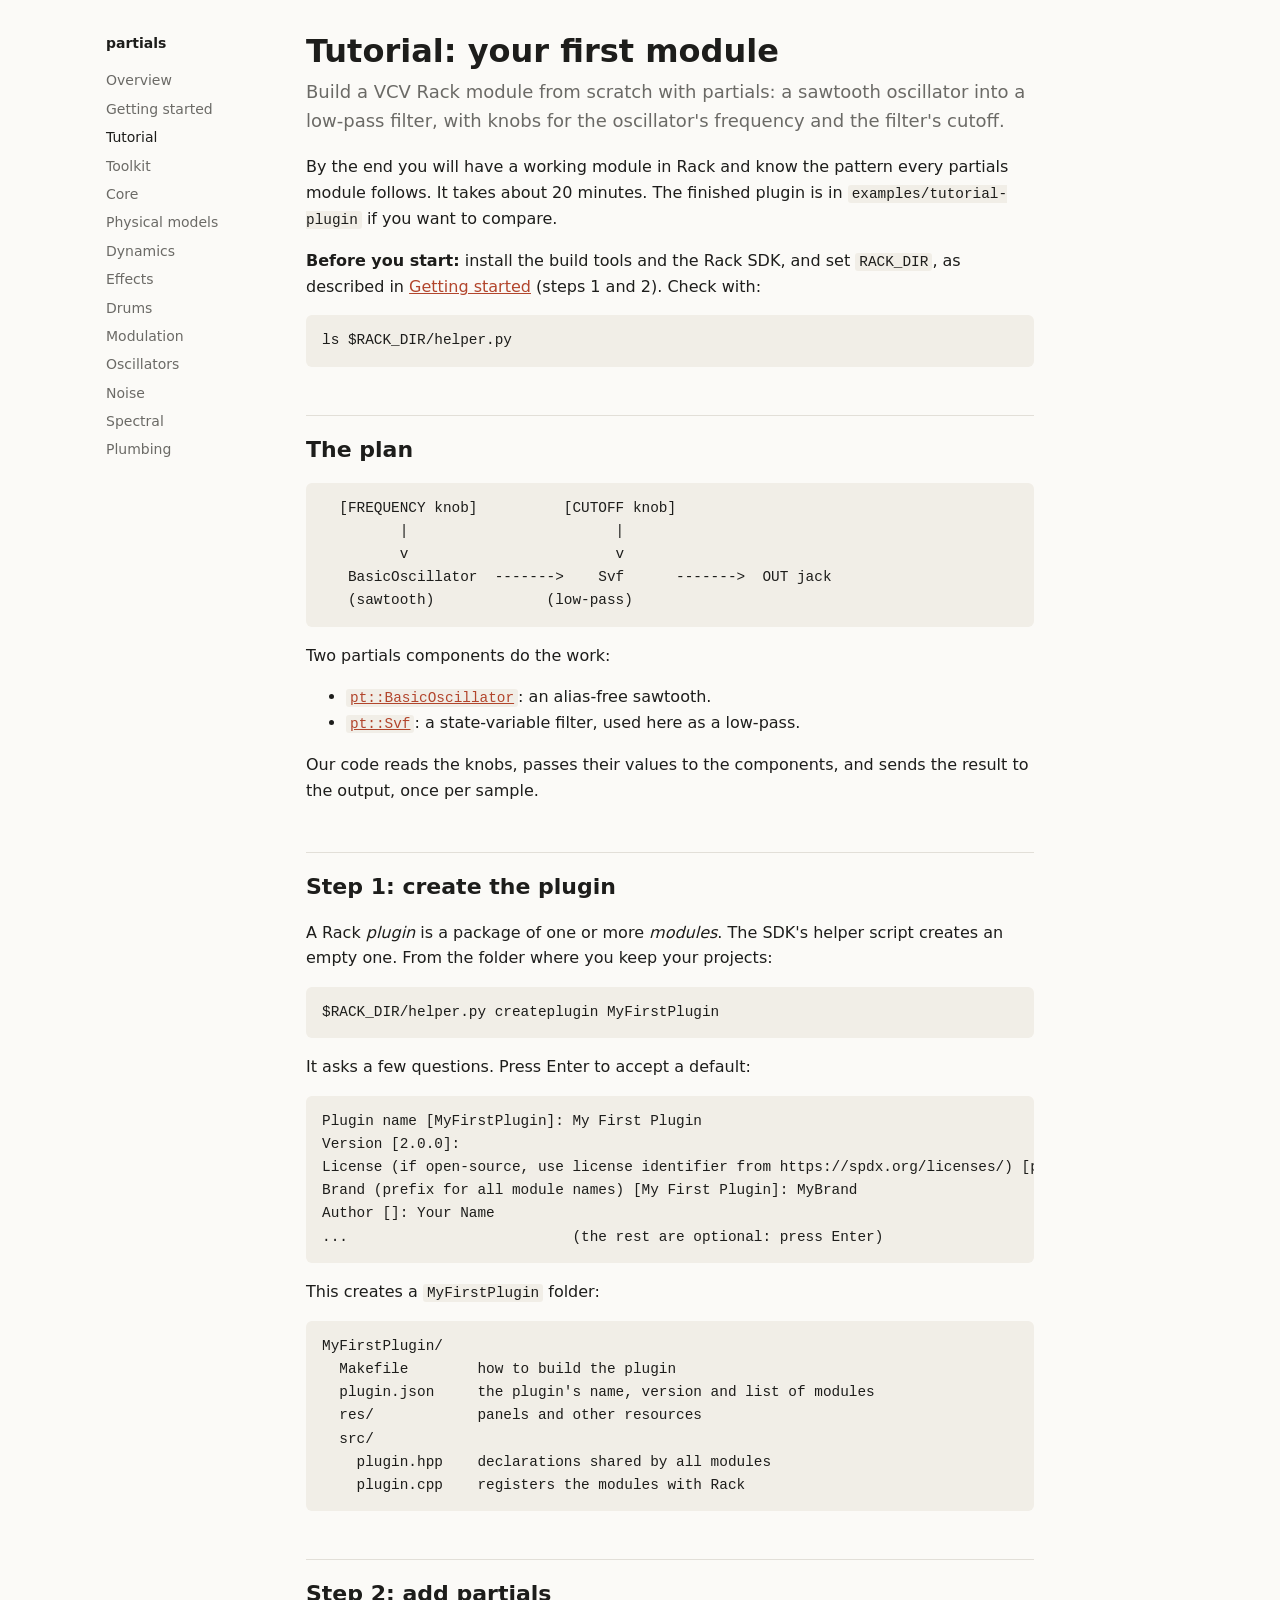
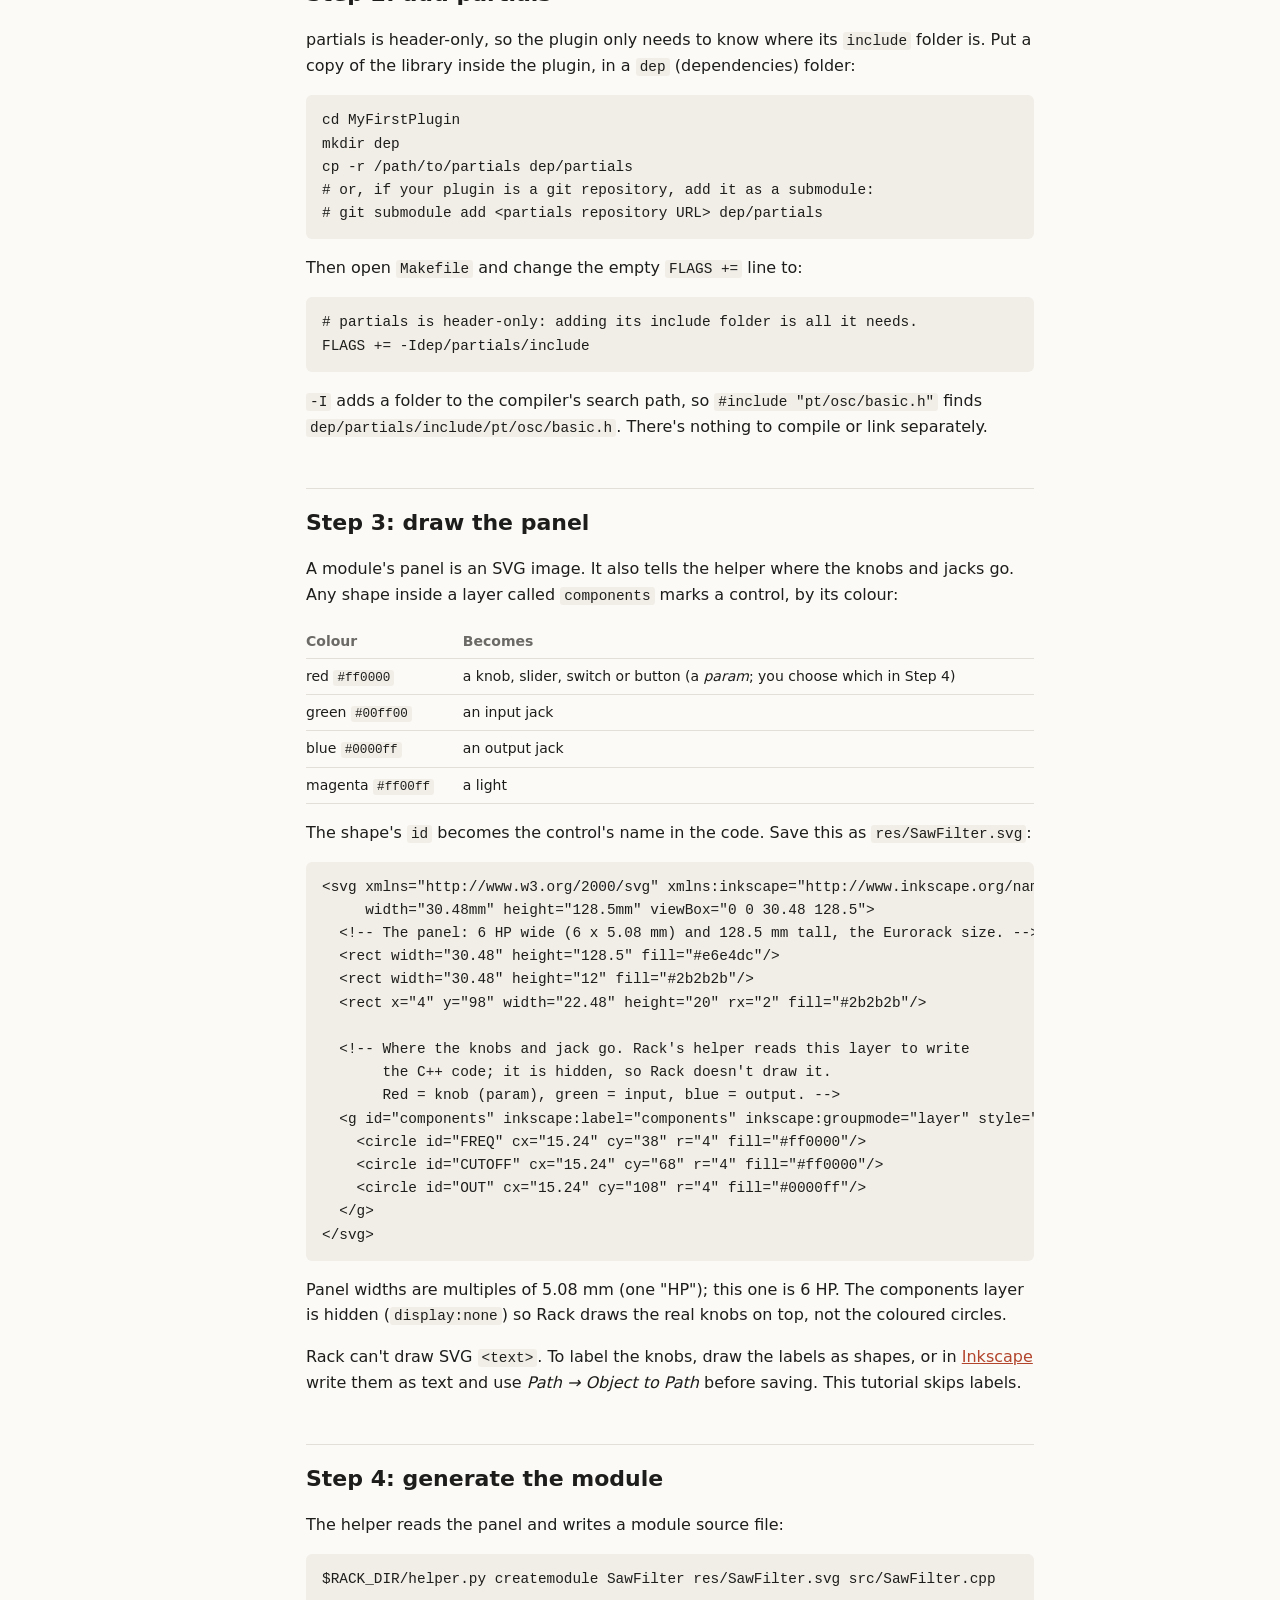
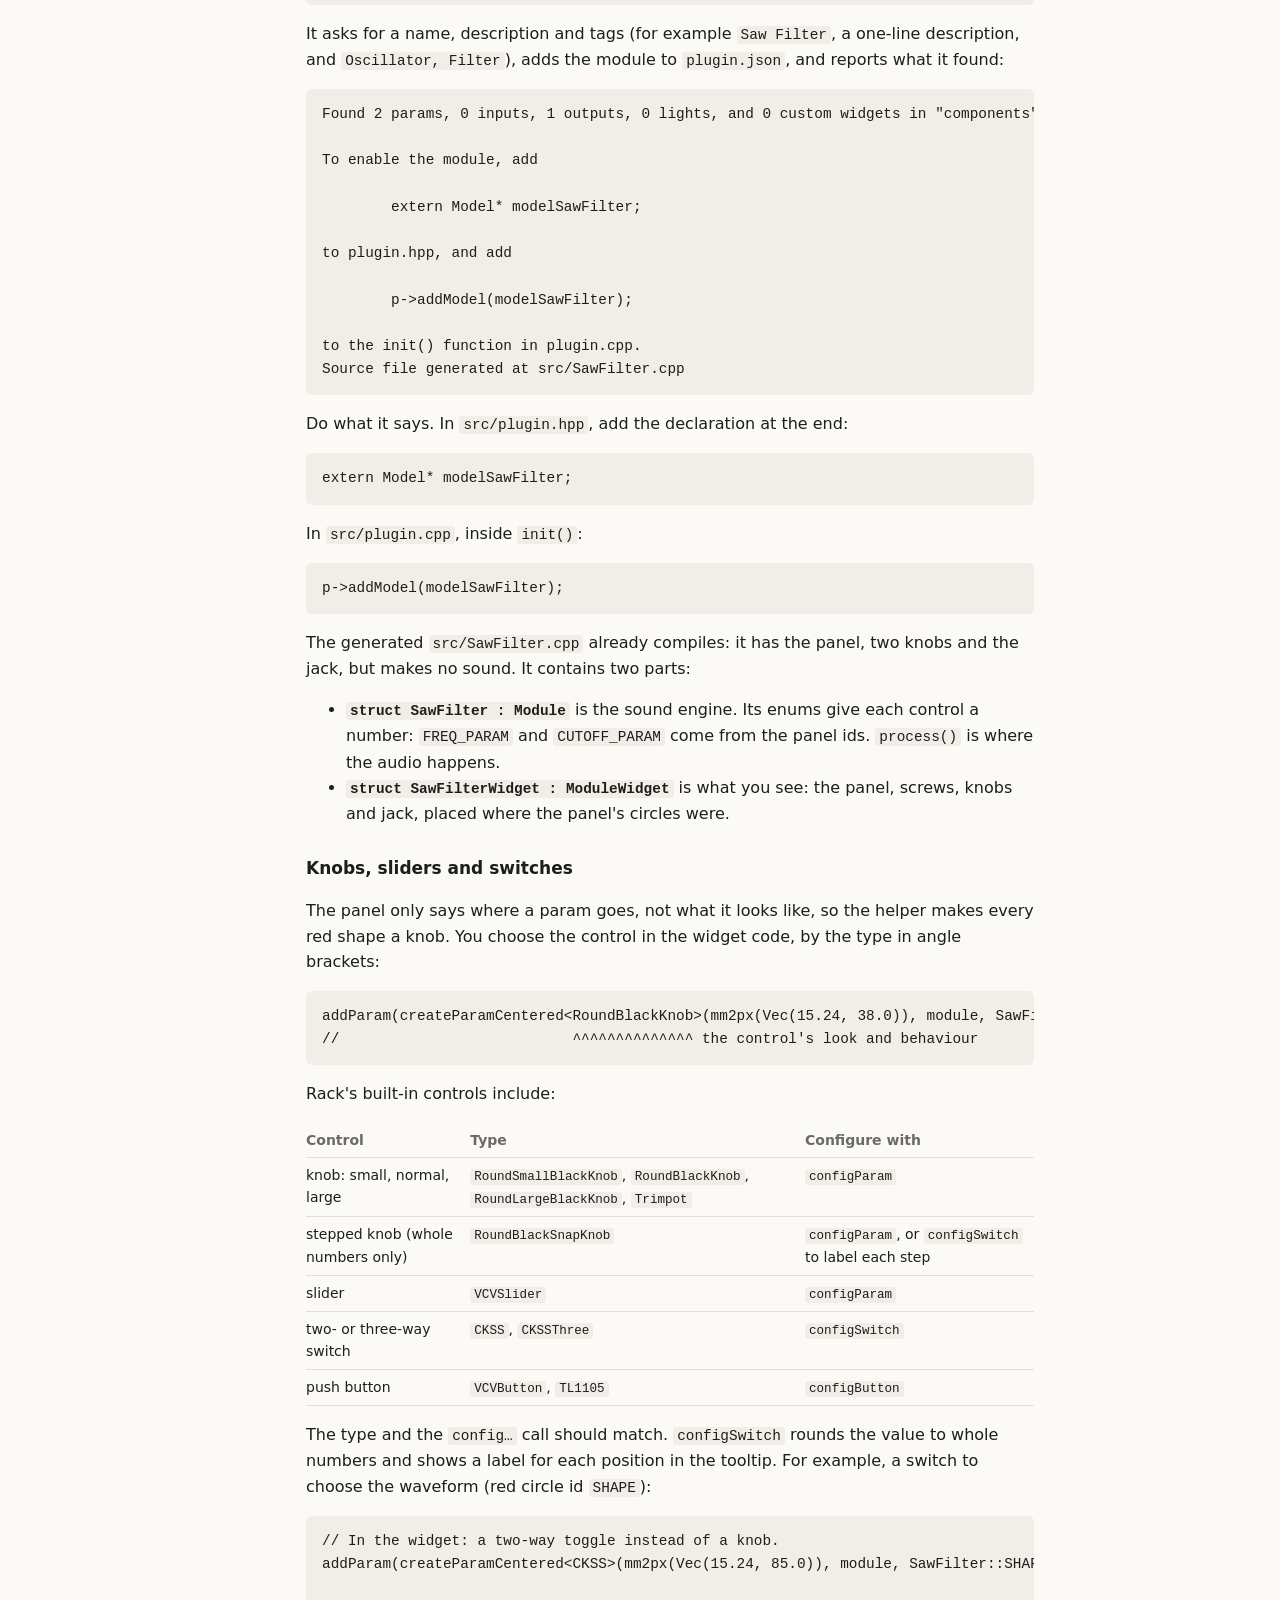
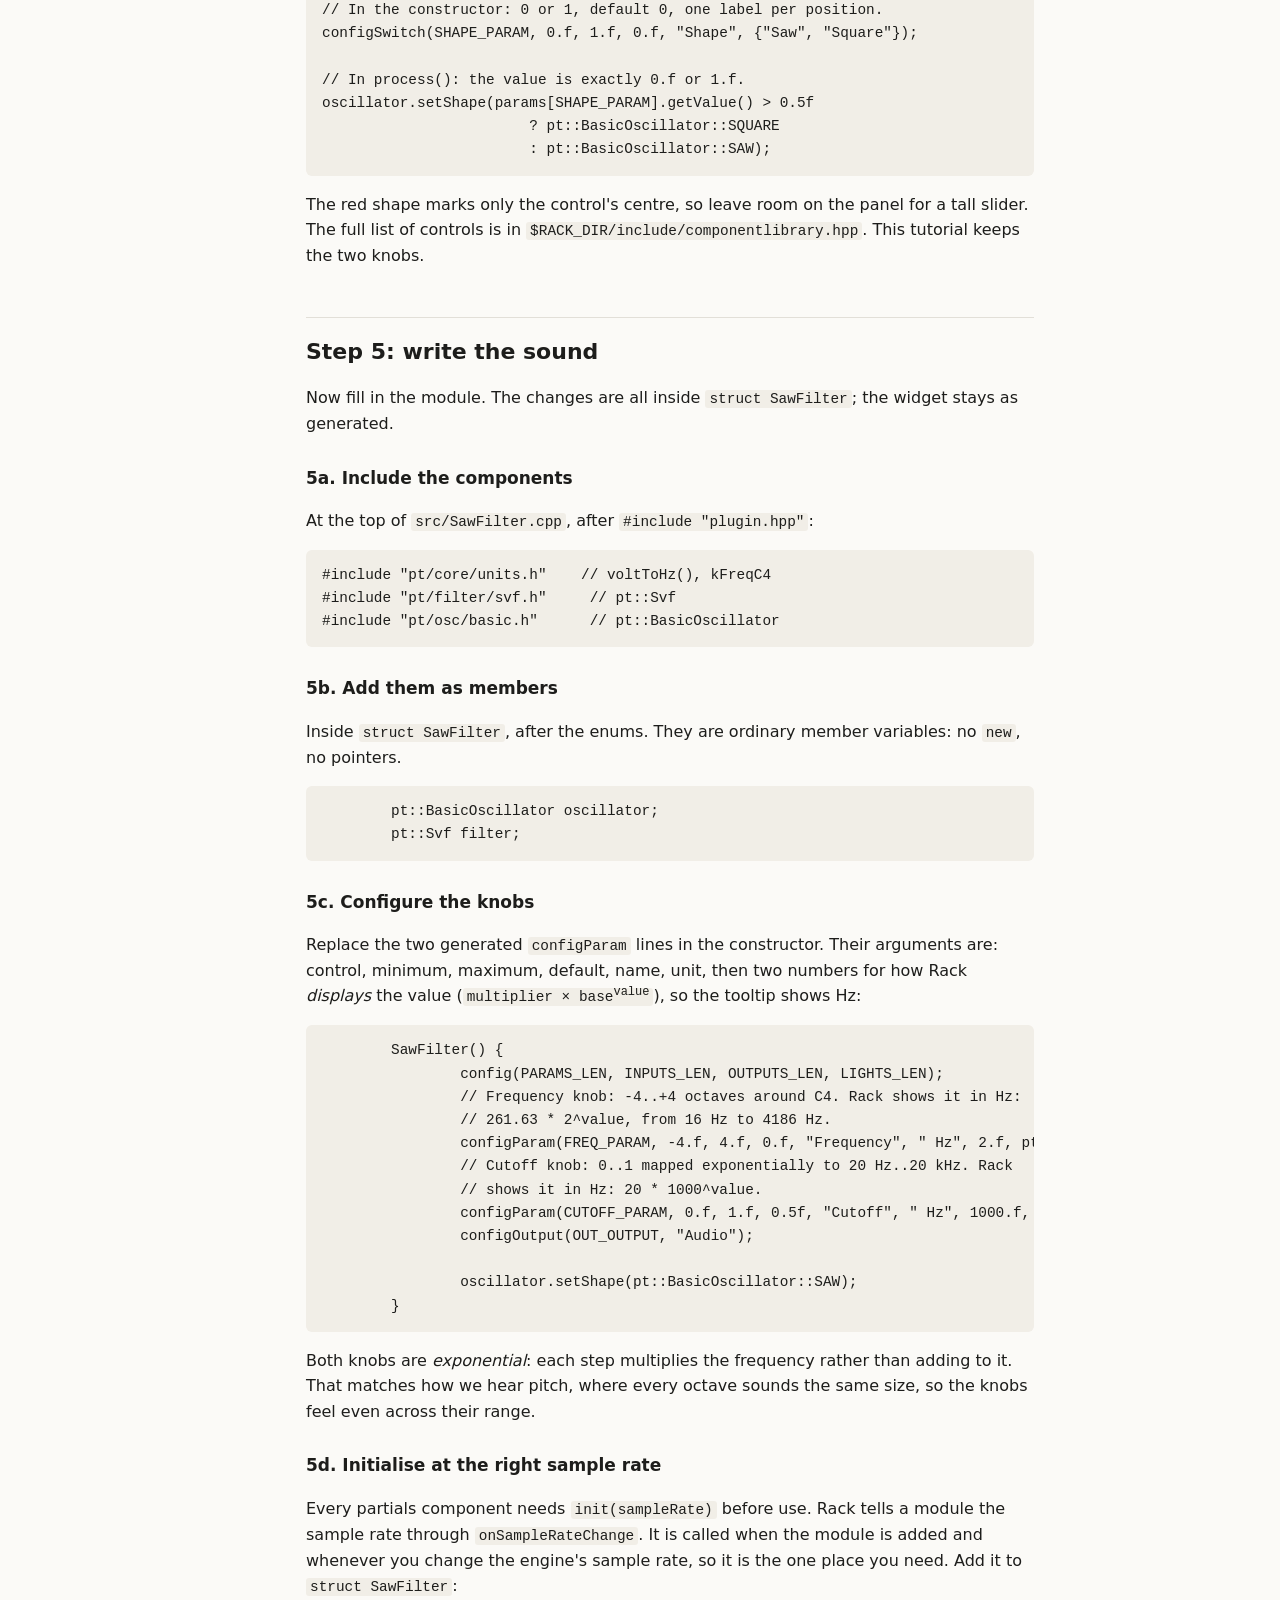
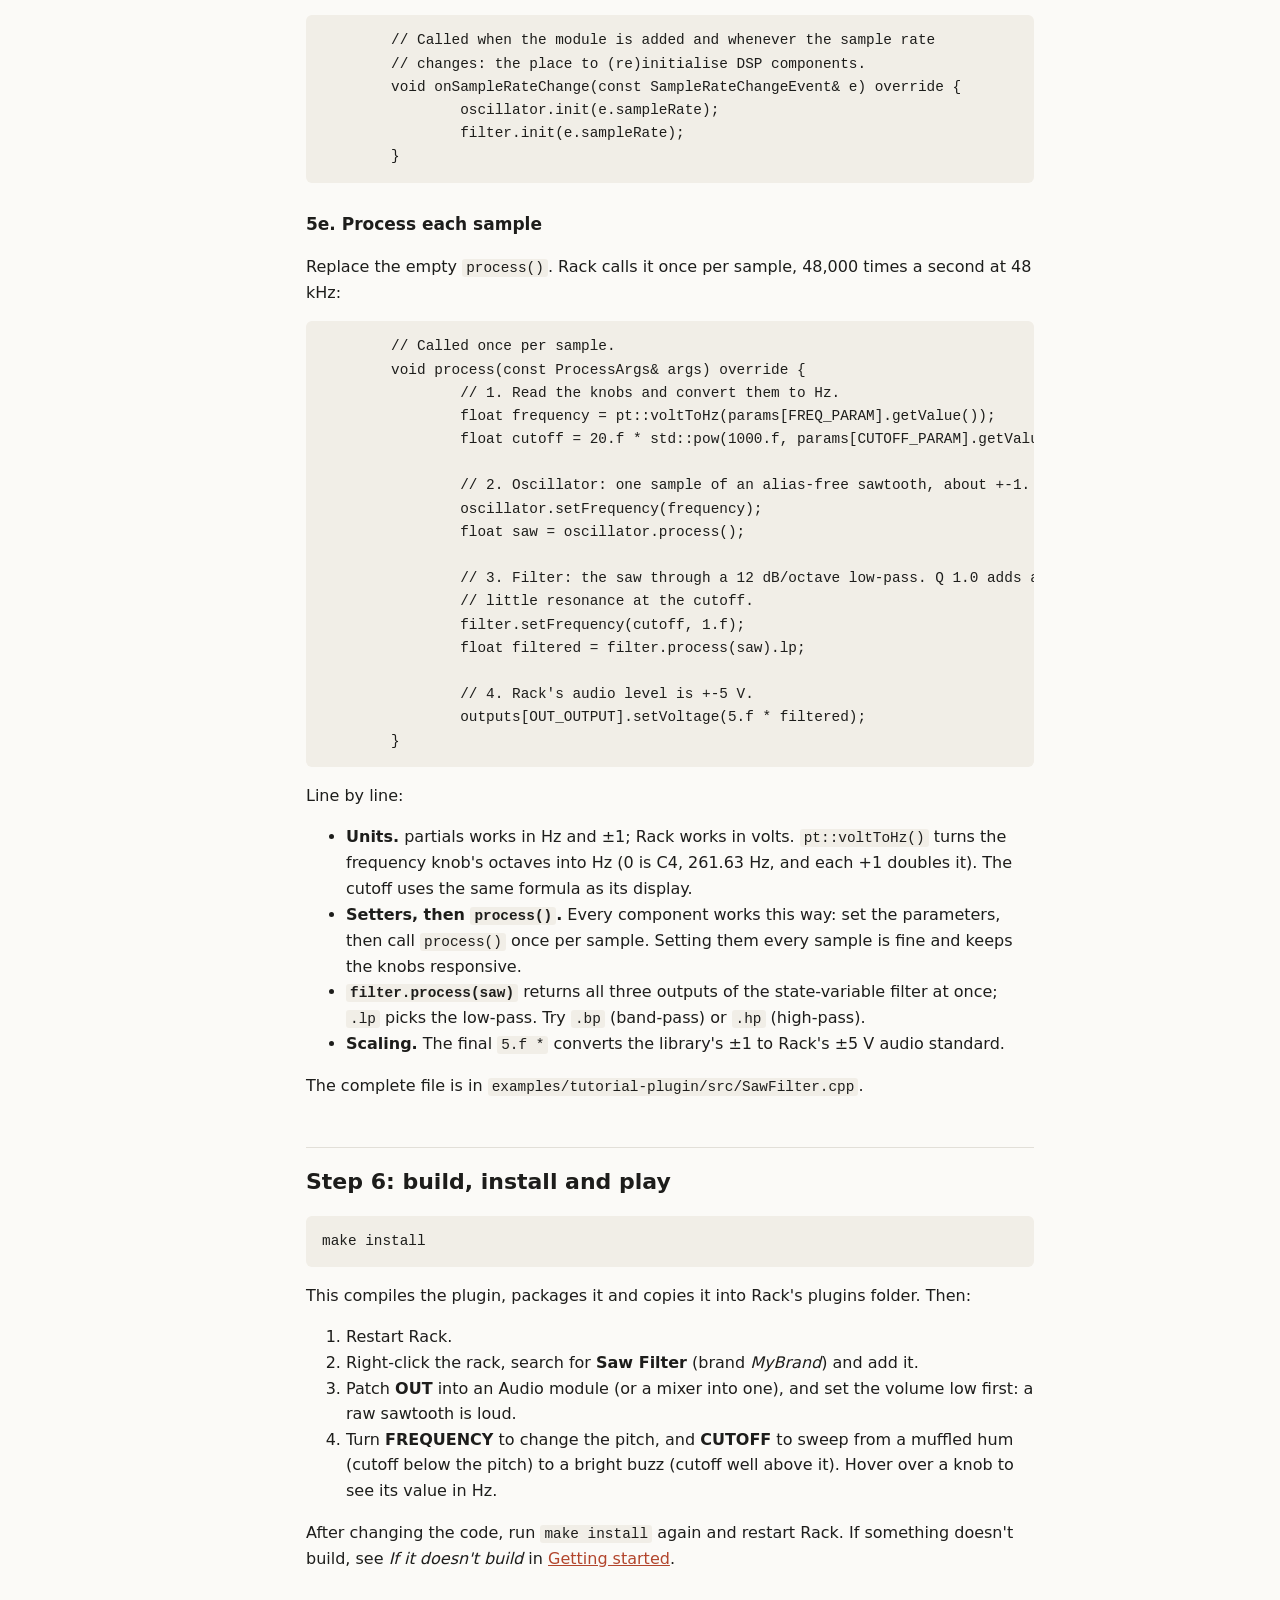
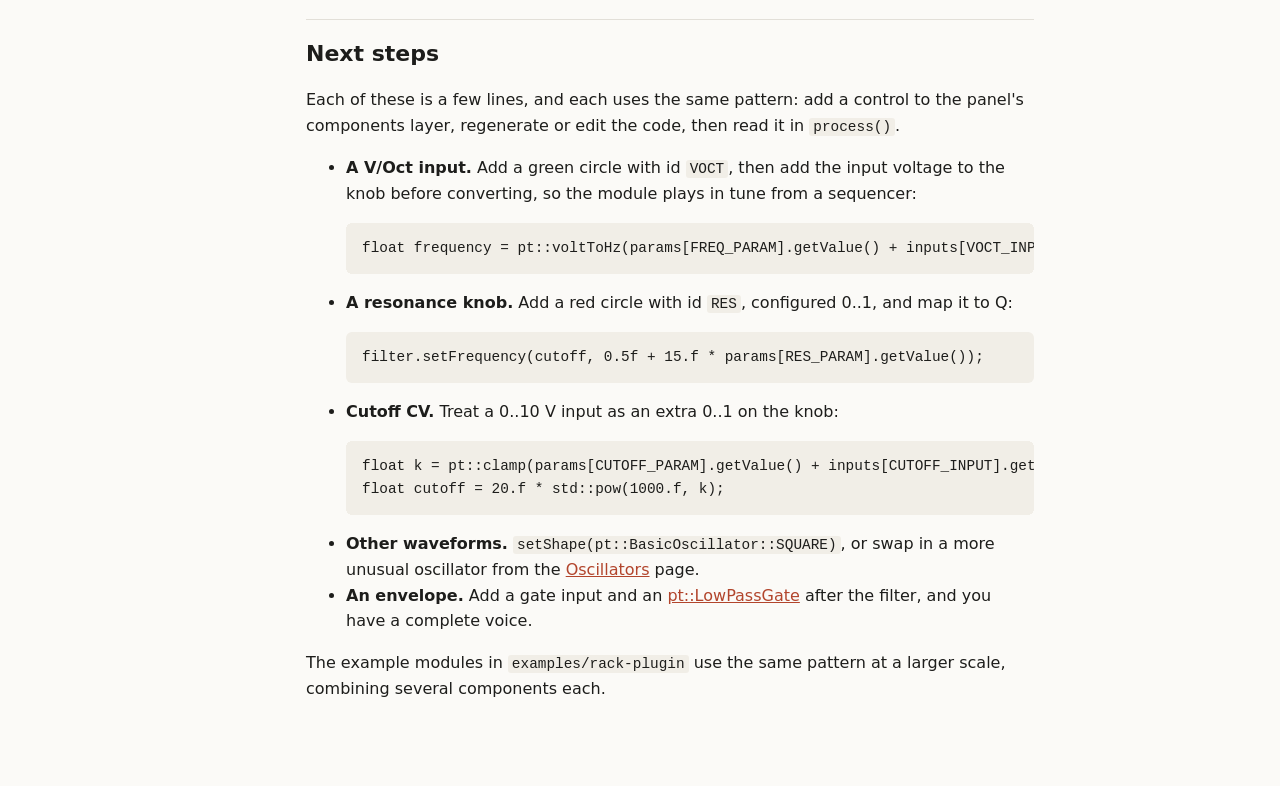
<file: docs/tutorial.html>
<!doctype html>
<html lang="en">
<head>
<meta charset="utf-8">
<meta name="viewport" content="width=device-width, initial-scale=1">
<title>Tutorial · partials</title>
<link rel="stylesheet" href="style.css">
</head>
<body>
<div class="page">
<nav>
  <div class="title">partials</div>
  <a href="index.html">Overview</a>
  <a href="setup.html">Getting started</a>
  <a href="tutorial.html" class="here">Tutorial</a>
  <a href="toolkit.html">Toolkit</a>
  <a href="core.html">Core</a>
  <a href="physical.html">Physical models</a>
  <a href="dynamics.html">Dynamics</a>
  <a href="fx.html">Effects</a>
  <a href="drums.html">Drums</a>
  <a href="mod.html">Modulation</a>
  <a href="osc.html">Oscillators</a>
  <a href="noise.html">Noise</a>
  <a href="spectral.html">Spectral</a>
  <a href="plumbing.html">Plumbing</a>
</nav>
<main>

<h1>Tutorial: your first module</h1>
<p class="lede">Build a VCV Rack module from scratch with partials: a sawtooth oscillator into a low-pass filter, with knobs for the oscillator's frequency and the filter's cutoff.</p>

<p>By the end you will have a working module in Rack and know the pattern every partials module follows. It takes about 20 minutes. The finished plugin is in <code>examples/tutorial-plugin</code> if you want to compare.</p>
<p><strong>Before you start:</strong> install the build tools and the Rack SDK, and set <code>RACK_DIR</code>, as described in <a href="setup.html">Getting started</a> (steps 1 and 2). Check with:</p>
<pre><code>ls $RACK_DIR/helper.py</code></pre>

<h2>The plan</h2>
<pre><code>  [FREQUENCY knob]          [CUTOFF knob]
         |                        |
         v                        v
   BasicOscillator  -------&gt;    Svf      -------&gt;  OUT jack
   (sawtooth)             (low-pass)</code></pre>
<p>Two partials components do the work:</p>
<ul>
  <li><a href="plumbing.html#osc-basic"><code>pt::BasicOscillator</code></a>: an alias-free sawtooth.</li>
  <li><a href="plumbing.html#filter-svf"><code>pt::Svf</code></a>: a state-variable filter, used here as a low-pass.</li>
</ul>
<p>Our code reads the knobs, passes their values to the components, and sends the result to the output, once per sample.</p>

<!-- ===================================================================== -->
<h2>Step 1: create the plugin</h2>
<p>A Rack <em>plugin</em> is a package of one or more <em>modules</em>. The SDK's helper script creates an empty one. From the folder where you keep your projects:</p>
<pre><code>$RACK_DIR/helper.py createplugin MyFirstPlugin</code></pre>
<p>It asks a few questions. Press Enter to accept a default:</p>
<pre><code>Plugin name [MyFirstPlugin]: My First Plugin
Version [2.0.0]:
License (if open-source, use license identifier from https://spdx.org/licenses/) [proprietary]: MIT
Brand (prefix for all module names) [My First Plugin]: MyBrand
Author []: Your Name
...                          (the rest are optional: press Enter)</code></pre>
<p>This creates a <code>MyFirstPlugin</code> folder:</p>
<pre><code>MyFirstPlugin/
  Makefile        how to build the plugin
  plugin.json     the plugin's name, version and list of modules
  res/            panels and other resources
  src/
    plugin.hpp    declarations shared by all modules
    plugin.cpp    registers the modules with Rack</code></pre>

<!-- ===================================================================== -->
<h2>Step 2: add partials</h2>
<p>partials is header-only, so the plugin only needs to know where its <code>include</code> folder is. Put a copy of the library inside the plugin, in a <code>dep</code> (dependencies) folder:</p>
<pre><code>cd MyFirstPlugin
mkdir dep
cp -r /path/to/partials dep/partials
# or, if your plugin is a git repository, add it as a submodule:
# git submodule add &lt;partials repository URL&gt; dep/partials</code></pre>
<p>Then open <code>Makefile</code> and change the empty <code>FLAGS +=</code> line to:</p>
<pre><code># partials is header-only: adding its include folder is all it needs.
FLAGS += -Idep/partials/include</code></pre>
<p><code>-I</code> adds a folder to the compiler's search path, so <code>#include "pt/osc/basic.h"</code> finds <code>dep/partials/include/pt/osc/basic.h</code>. There's nothing to compile or link separately.</p>

<!-- ===================================================================== -->
<h2>Step 3: draw the panel</h2>
<p>A module's panel is an SVG image. It also tells the helper where the knobs and jacks go. Any shape inside a layer called <code>components</code> marks a control, by its colour:</p>
<table>
<tr><th>Colour</th><th>Becomes</th></tr>
<tr><td>red <code>#ff0000</code></td><td>a knob, slider, switch or button (a <em>param</em>; you choose which in Step 4)</td></tr>
<tr><td>green <code>#00ff00</code></td><td>an input jack</td></tr>
<tr><td>blue <code>#0000ff</code></td><td>an output jack</td></tr>
<tr><td>magenta <code>#ff00ff</code></td><td>a light</td></tr>
</table>
<p>The shape's <code>id</code> becomes the control's name in the code. Save this as <code>res/SawFilter.svg</code>:</p>
<pre><code>&lt;svg xmlns="http://www.w3.org/2000/svg" xmlns:inkscape="http://www.inkscape.org/namespaces/inkscape"
     width="30.48mm" height="128.5mm" viewBox="0 0 30.48 128.5"&gt;
  &lt;!-- The panel: 6 HP wide (6 x 5.08 mm) and 128.5 mm tall, the Eurorack size. --&gt;
  &lt;rect width="30.48" height="128.5" fill="#e6e4dc"/&gt;
  &lt;rect width="30.48" height="12" fill="#2b2b2b"/&gt;
  &lt;rect x="4" y="98" width="22.48" height="20" rx="2" fill="#2b2b2b"/&gt;

  &lt;!-- Where the knobs and jack go. Rack's helper reads this layer to write
       the C++ code; it is hidden, so Rack doesn't draw it.
       Red = knob (param), green = input, blue = output. --&gt;
  &lt;g id="components" inkscape:label="components" inkscape:groupmode="layer" style="display:none"&gt;
    &lt;circle id="FREQ" cx="15.24" cy="38" r="4" fill="#ff0000"/&gt;
    &lt;circle id="CUTOFF" cx="15.24" cy="68" r="4" fill="#ff0000"/&gt;
    &lt;circle id="OUT" cx="15.24" cy="108" r="4" fill="#0000ff"/&gt;
  &lt;/g&gt;
&lt;/svg&gt;</code></pre>
<p>Panel widths are multiples of 5.08 mm (one "HP"); this one is 6 HP. The components layer is hidden (<code>display:none</code>) so Rack draws the real knobs on top, not the coloured circles.</p>
<p>Rack can't draw SVG <code>&lt;text&gt;</code>. To label the knobs, draw the labels as shapes, or in <a href="https://inkscape.org">Inkscape</a> write them as text and use <em>Path → Object to Path</em> before saving. This tutorial skips labels.</p>

<!-- ===================================================================== -->
<h2>Step 4: generate the module</h2>
<p>The helper reads the panel and writes a module source file:</p>
<pre><code>$RACK_DIR/helper.py createmodule SawFilter res/SawFilter.svg src/SawFilter.cpp</code></pre>
<p>It asks for a name, description and tags (for example <code>Saw Filter</code>, a one-line description, and <code>Oscillator, Filter</code>), adds the module to <code>plugin.json</code>, and reports what it found:</p>
<pre><code>Found 2 params, 0 inputs, 1 outputs, 0 lights, and 0 custom widgets in "components" layer.

To enable the module, add

	extern Model* modelSawFilter;

to plugin.hpp, and add

	p->addModel(modelSawFilter);

to the init() function in plugin.cpp.
Source file generated at src/SawFilter.cpp</code></pre>
<p>Do what it says. In <code>src/plugin.hpp</code>, add the declaration at the end:</p>
<pre><code>extern Model* modelSawFilter;</code></pre>
<p>In <code>src/plugin.cpp</code>, inside <code>init()</code>:</p>
<pre><code>p->addModel(modelSawFilter);</code></pre>
<p>The generated <code>src/SawFilter.cpp</code> already compiles: it has the panel, two knobs and the jack, but makes no sound. It contains two parts:</p>
<ul>
  <li><strong><code>struct SawFilter : Module</code></strong> is the sound engine. Its enums give each control a number: <code>FREQ_PARAM</code> and <code>CUTOFF_PARAM</code> come from the panel ids. <code>process()</code> is where the audio happens.</li>
  <li><strong><code>struct SawFilterWidget : ModuleWidget</code></strong> is what you see: the panel, screws, knobs and jack, placed where the panel's circles were.</li>
</ul>

<h3>Knobs, sliders and switches</h3>
<p>The panel only says where a param goes, not what it looks like, so the helper makes every red shape a knob. You choose the control in the widget code, by the type in angle brackets:</p>
<pre><code>addParam(createParamCentered&lt;RoundBlackKnob&gt;(mm2px(Vec(15.24, 38.0)), module, SawFilter::FREQ_PARAM));
//                           ^^^^^^^^^^^^^^ the control's look and behaviour</code></pre>
<p>Rack's built-in controls include:</p>
<table>
<tr><th>Control</th><th>Type</th><th>Configure with</th></tr>
<tr><td>knob: small, normal, large</td><td><code>RoundSmallBlackKnob</code>, <code>RoundBlackKnob</code>, <code>RoundLargeBlackKnob</code>, <code>Trimpot</code></td><td><code>configParam</code></td></tr>
<tr><td>stepped knob (whole numbers only)</td><td><code>RoundBlackSnapKnob</code></td><td><code>configParam</code>, or <code>configSwitch</code> to label each step</td></tr>
<tr><td>slider</td><td><code>VCVSlider</code></td><td><code>configParam</code></td></tr>
<tr><td>two- or three-way switch</td><td><code>CKSS</code>, <code>CKSSThree</code></td><td><code>configSwitch</code></td></tr>
<tr><td>push button</td><td><code>VCVButton</code>, <code>TL1105</code></td><td><code>configButton</code></td></tr>
</table>
<p>The type and the <code>config…</code> call should match. <code>configSwitch</code> rounds the value to whole numbers and shows a label for each position in the tooltip. For example, a switch to choose the waveform (red circle id <code>SHAPE</code>):</p>
<pre><code>// In the widget: a two-way toggle instead of a knob.
addParam(createParamCentered&lt;CKSS&gt;(mm2px(Vec(15.24, 85.0)), module, SawFilter::SHAPE_PARAM));

// In the constructor: 0 or 1, default 0, one label per position.
configSwitch(SHAPE_PARAM, 0.f, 1.f, 0.f, "Shape", {"Saw", "Square"});

// In process(): the value is exactly 0.f or 1.f.
oscillator.setShape(params[SHAPE_PARAM].getValue() &gt; 0.5f
                        ? pt::BasicOscillator::SQUARE
                        : pt::BasicOscillator::SAW);</code></pre>
<p>The red shape marks only the control's centre, so leave room on the panel for a tall slider. The full list of controls is in <code>$RACK_DIR/include/componentlibrary.hpp</code>. This tutorial keeps the two knobs.</p>

<!-- ===================================================================== -->
<h2>Step 5: write the sound</h2>
<p>Now fill in the module. The changes are all inside <code>struct SawFilter</code>; the widget stays as generated.</p>

<h3>5a. Include the components</h3>
<p>At the top of <code>src/SawFilter.cpp</code>, after <code>#include "plugin.hpp"</code>:</p>
<pre><code>#include "pt/core/units.h"    // voltToHz(), kFreqC4
#include "pt/filter/svf.h"     // pt::Svf
#include "pt/osc/basic.h"      // pt::BasicOscillator</code></pre>

<h3>5b. Add them as members</h3>
<p>Inside <code>struct SawFilter</code>, after the enums. They are ordinary member variables: no <code>new</code>, no pointers.</p>
<pre><code>	pt::BasicOscillator oscillator;
	pt::Svf filter;</code></pre>

<h3>5c. Configure the knobs</h3>
<p>Replace the two generated <code>configParam</code> lines in the constructor. Their arguments are: control, minimum, maximum, default, name, unit, then two numbers for how Rack <em>displays</em> the value (<code>multiplier × base<sup>value</sup></code>), so the tooltip shows Hz:</p>
<pre><code>	SawFilter() {
		config(PARAMS_LEN, INPUTS_LEN, OUTPUTS_LEN, LIGHTS_LEN);
		// Frequency knob: -4..+4 octaves around C4. Rack shows it in Hz:
		// 261.63 * 2^value, from 16 Hz to 4186 Hz.
		configParam(FREQ_PARAM, -4.f, 4.f, 0.f, "Frequency", " Hz", 2.f, pt::kFreqC4);
		// Cutoff knob: 0..1 mapped exponentially to 20 Hz..20 kHz. Rack
		// shows it in Hz: 20 * 1000^value.
		configParam(CUTOFF_PARAM, 0.f, 1.f, 0.5f, "Cutoff", " Hz", 1000.f, 20.f);
		configOutput(OUT_OUTPUT, "Audio");

		oscillator.setShape(pt::BasicOscillator::SAW);
	}</code></pre>
<p>Both knobs are <em>exponential</em>: each step multiplies the frequency rather than adding to it. That matches how we hear pitch, where every octave sounds the same size, so the knobs feel even across their range.</p>

<h3>5d. Initialise at the right sample rate</h3>
<p>Every partials component needs <code>init(sampleRate)</code> before use. Rack tells a module the sample rate through <code>onSampleRateChange</code>. It is called when the module is added and whenever you change the engine's sample rate, so it is the one place you need. Add it to <code>struct SawFilter</code>:</p>
<pre><code>	// Called when the module is added and whenever the sample rate
	// changes: the place to (re)initialise DSP components.
	void onSampleRateChange(const SampleRateChangeEvent&amp; e) override {
		oscillator.init(e.sampleRate);
		filter.init(e.sampleRate);
	}</code></pre>

<h3>5e. Process each sample</h3>
<p>Replace the empty <code>process()</code>. Rack calls it once per sample, 48,000 times a second at 48 kHz:</p>
<pre><code>	// Called once per sample.
	void process(const ProcessArgs&amp; args) override {
		// 1. Read the knobs and convert them to Hz.
		float frequency = pt::voltToHz(params[FREQ_PARAM].getValue());
		float cutoff = 20.f * std::pow(1000.f, params[CUTOFF_PARAM].getValue());

		// 2. Oscillator: one sample of an alias-free sawtooth, about +-1.
		oscillator.setFrequency(frequency);
		float saw = oscillator.process();

		// 3. Filter: the saw through a 12 dB/octave low-pass. Q 1.0 adds a
		// little resonance at the cutoff.
		filter.setFrequency(cutoff, 1.f);
		float filtered = filter.process(saw).lp;

		// 4. Rack's audio level is +-5 V.
		outputs[OUT_OUTPUT].setVoltage(5.f * filtered);
	}</code></pre>
<p>Line by line:</p>
<ul>
  <li><strong>Units.</strong> partials works in Hz and ±1; Rack works in volts. <code>pt::voltToHz()</code> turns the frequency knob's octaves into Hz (0 is C4, 261.63 Hz, and each +1 doubles it). The cutoff uses the same formula as its display.</li>
  <li><strong>Setters, then <code>process()</code>.</strong> Every component works this way: set the parameters, then call <code>process()</code> once per sample. Setting them every sample is fine and keeps the knobs responsive.</li>
  <li><strong><code>filter.process(saw)</code></strong> returns all three outputs of the state-variable filter at once; <code>.lp</code> picks the low-pass. Try <code>.bp</code> (band-pass) or <code>.hp</code> (high-pass).</li>
  <li><strong>Scaling.</strong> The final <code>5.f *</code> converts the library's ±1 to Rack's ±5 V audio standard.</li>
</ul>
<p>The complete file is in <code>examples/tutorial-plugin/src/SawFilter.cpp</code>.</p>

<!-- ===================================================================== -->
<h2>Step 6: build, install and play</h2>
<pre><code>make install</code></pre>
<p>This compiles the plugin, packages it and copies it into Rack's plugins folder. Then:</p>
<ol>
  <li>Restart Rack.</li>
  <li>Right-click the rack, search for <strong>Saw Filter</strong> (brand <em>MyBrand</em>) and add it.</li>
  <li>Patch <strong>OUT</strong> into an Audio module (or a mixer into one), and set the volume low first: a raw sawtooth is loud.</li>
  <li>Turn <strong>FREQUENCY</strong> to change the pitch, and <strong>CUTOFF</strong> to sweep from a muffled hum (cutoff below the pitch) to a bright buzz (cutoff well above it). Hover over a knob to see its value in Hz.</li>
</ol>
<p>After changing the code, run <code>make install</code> again and restart Rack. If something doesn't build, see <em>If it doesn't build</em> in <a href="setup.html">Getting started</a>.</p>

<!-- ===================================================================== -->
<h2>Next steps</h2>
<p>Each of these is a few lines, and each uses the same pattern: add a control to the panel's components layer, regenerate or edit the code, then read it in <code>process()</code>.</p>
<ul>
  <li><strong>A V/Oct input.</strong> Add a green circle with id <code>VOCT</code>, then add the input voltage to the knob before converting, so the module plays in tune from a sequencer:
<pre><code>float frequency = pt::voltToHz(params[FREQ_PARAM].getValue() + inputs[VOCT_INPUT].getVoltage());</code></pre></li>
  <li><strong>A resonance knob.</strong> Add a red circle with id <code>RES</code>, configured 0..1, and map it to Q:
<pre><code>filter.setFrequency(cutoff, 0.5f + 15.f * params[RES_PARAM].getValue());</code></pre></li>
  <li><strong>Cutoff CV.</strong> Treat a 0..10 V input as an extra 0..1 on the knob:
<pre><code>float k = pt::clamp(params[CUTOFF_PARAM].getValue() + inputs[CUTOFF_INPUT].getVoltage() / 10.f, 0.f, 1.f);
float cutoff = 20.f * std::pow(1000.f, k);</code></pre></li>
  <li><strong>Other waveforms.</strong> <code>setShape(pt::BasicOscillator::SQUARE)</code>, or swap in a more unusual oscillator from the <a href="osc.html">Oscillators</a> page.</li>
  <li><strong>An envelope.</strong> Add a gate input and an <a href="dynamics.html#dynamics-lpg">pt::LowPassGate</a> after the filter, and you have a complete voice.</li>
</ul>
<p>The example modules in <code>examples/rack-plugin</code> use the same pattern at a larger scale, combining several components each.</p>

</main>
</div>
</body>
</html>
</file>
<file: docs/style.css>
/* partials docs. One stylesheet, no scripts. */

:root {
  --bg: #fbfaf7;
  --fg: #1d1d1b;
  --muted: #6b6a66;
  --rule: #e2dfd8;
  --code-bg: #f1eee7;
  --accent: #b2452c;
  --mono: ui-monospace, "SF Mono", Menlo, Consolas, monospace;
}
@media (prefers-color-scheme: dark) {
  :root {
    --bg: #161614;
    --fg: #e8e6e1;
    --muted: #9a978f;
    --rule: #2e2d2a;
    --code-bg: #22211e;
    --accent: #e0805f;
  }
}

* { box-sizing: border-box; }
body {
  margin: 0;
  background: var(--bg);
  color: var(--fg);
  font: 16px/1.6 -apple-system, "Segoe UI", system-ui, sans-serif;
}
.page { display: flex; max-width: 1100px; margin: 0 auto; }
nav {
  flex: 0 0 200px;
  padding: 32px 16px;
  position: sticky; top: 0; align-self: flex-start;
  font-size: 14px;
}
nav a { display: block; padding: 3px 0; color: var(--muted); text-decoration: none; }
nav a:hover, nav a.here { color: var(--fg); }
nav .title { font-weight: 700; color: var(--fg); margin-bottom: 12px; }
main { flex: 1; min-width: 0; padding: 32px 16px 96px; max-width: 760px; }

h1 { font-size: 32px; line-height: 1.2; margin: 0 0 8px; }
h2 { font-size: 22px; margin: 48px 0 8px; padding-top: 16px; border-top: 1px solid var(--rule); }
h3 { font-size: 17px; margin: 28px 0 4px; }
.lede { color: var(--muted); font-size: 18px; margin-top: 0; }
a { color: var(--accent); }

code { font-family: var(--mono); font-size: 0.9em; background: var(--code-bg); padding: 1px 4px; border-radius: 3px; }
pre { background: var(--code-bg); padding: 14px 16px; border-radius: 6px; overflow-x: auto; line-height: 1.45; }
pre code { background: none; padding: 0; }

table { border-collapse: collapse; width: 100%; font-size: 14px; margin: 12px 0; }
th, td { text-align: left; padding: 6px 10px 6px 0; border-bottom: 1px solid var(--rule); vertical-align: top; }
th { color: var(--muted); font-weight: 600; }

.origin { color: var(--muted); font-size: 14px; margin-top: -4px; }

@media (max-width: 720px) {
  .page { display: block; }
  nav { position: static; padding-bottom: 0; }
  nav a { display: inline-block; margin-right: 12px; }
}
</file>
